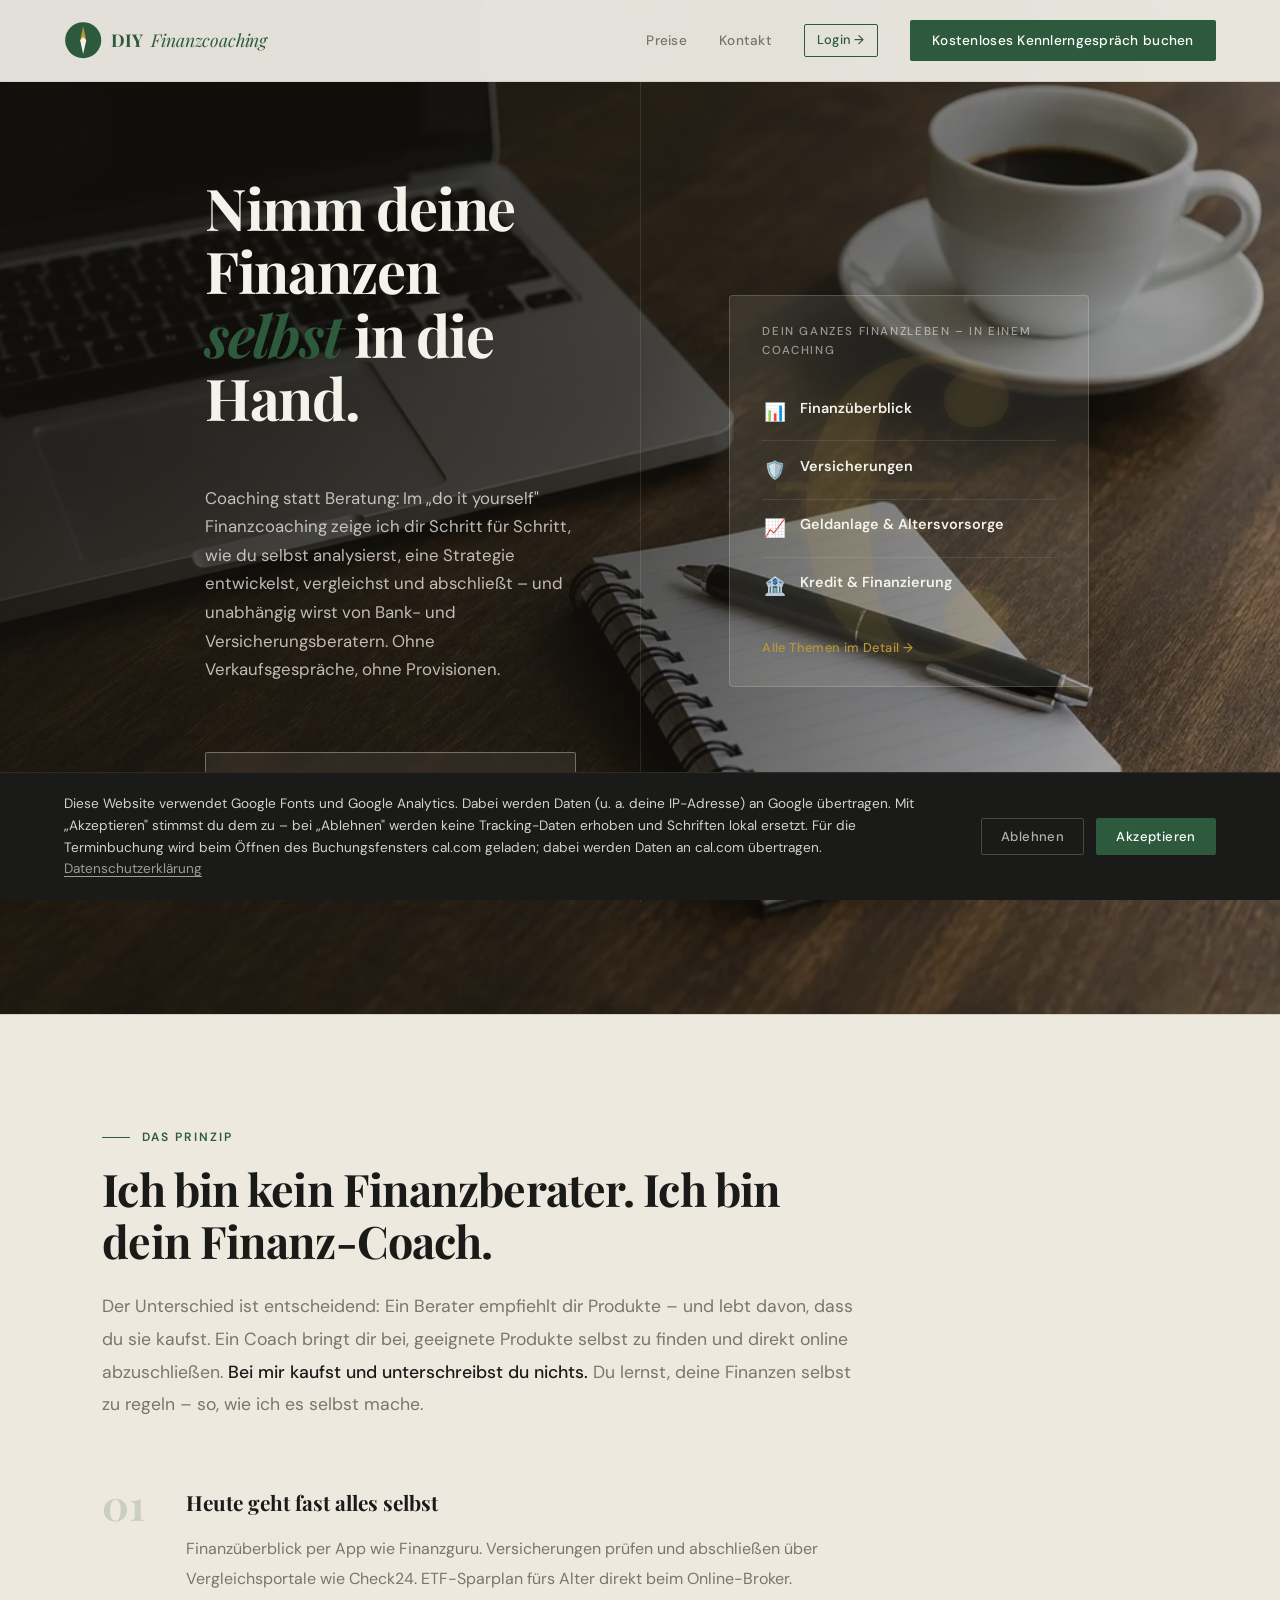
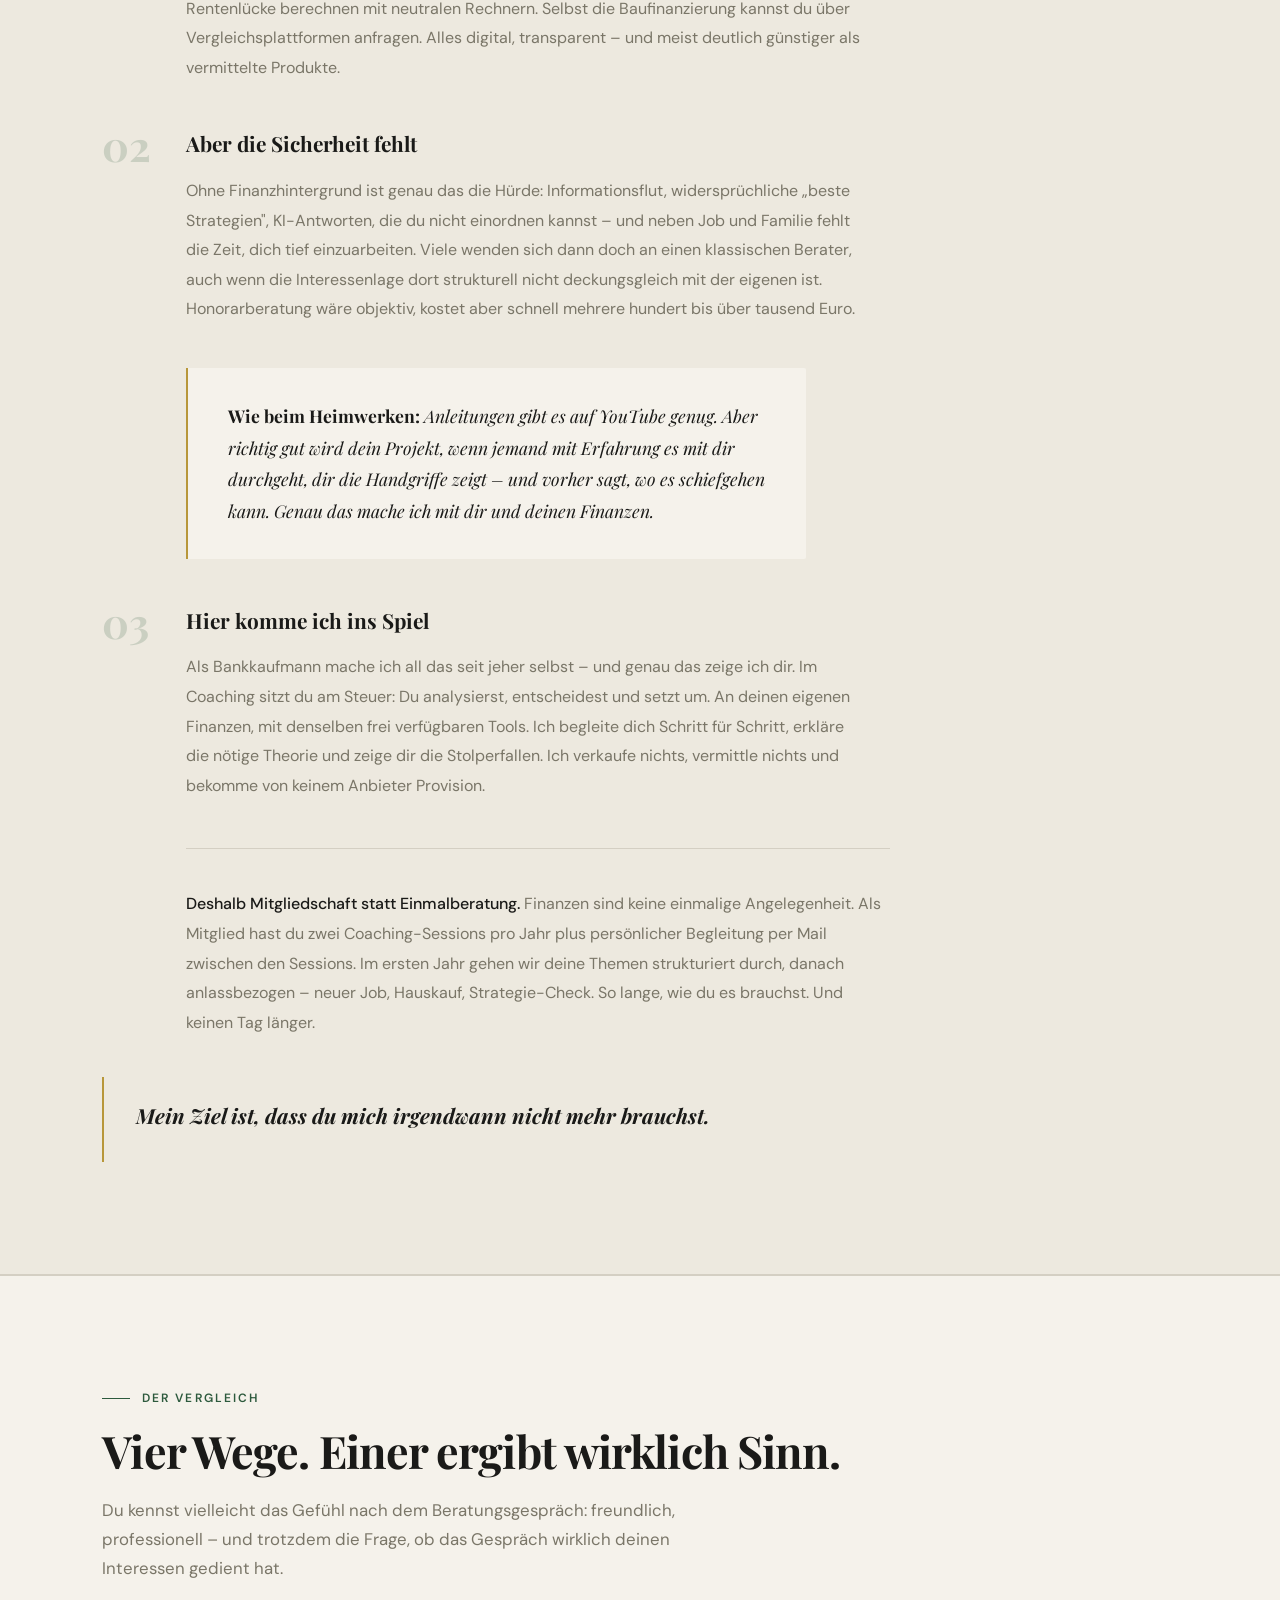
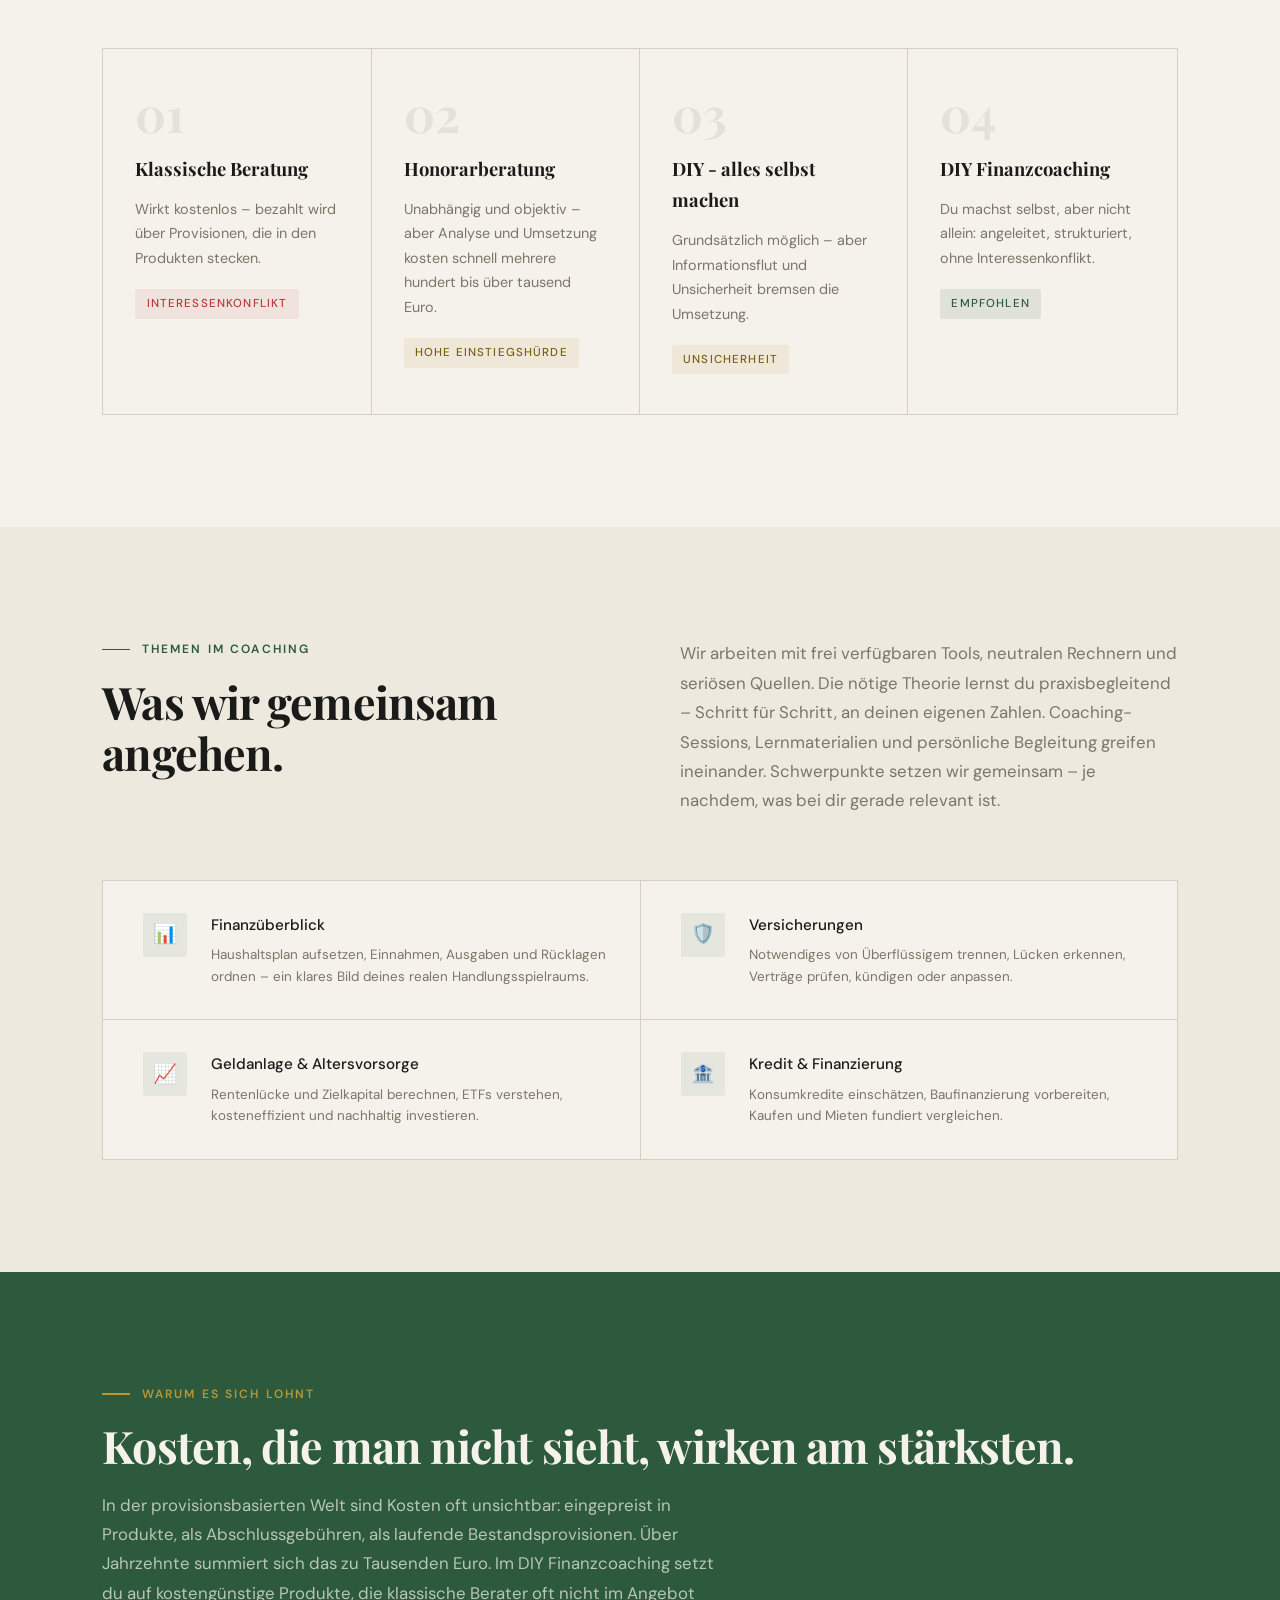
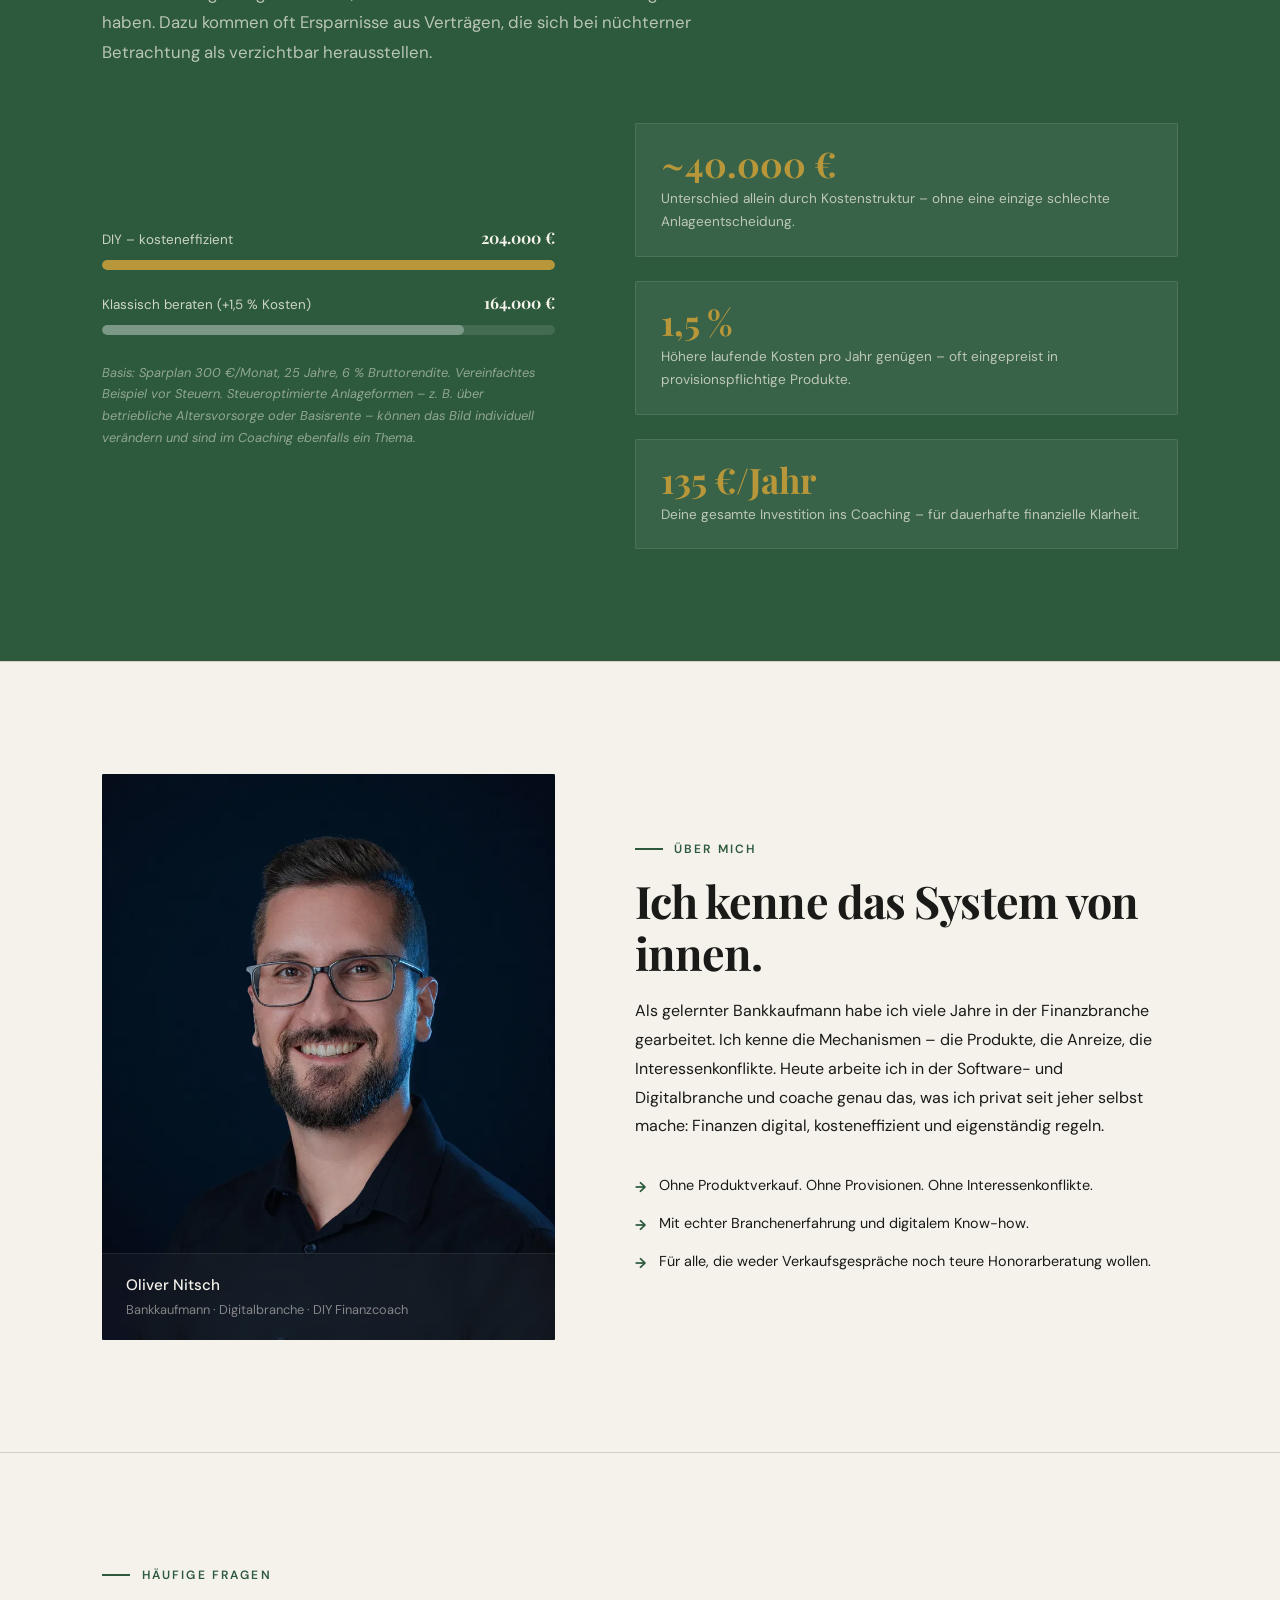
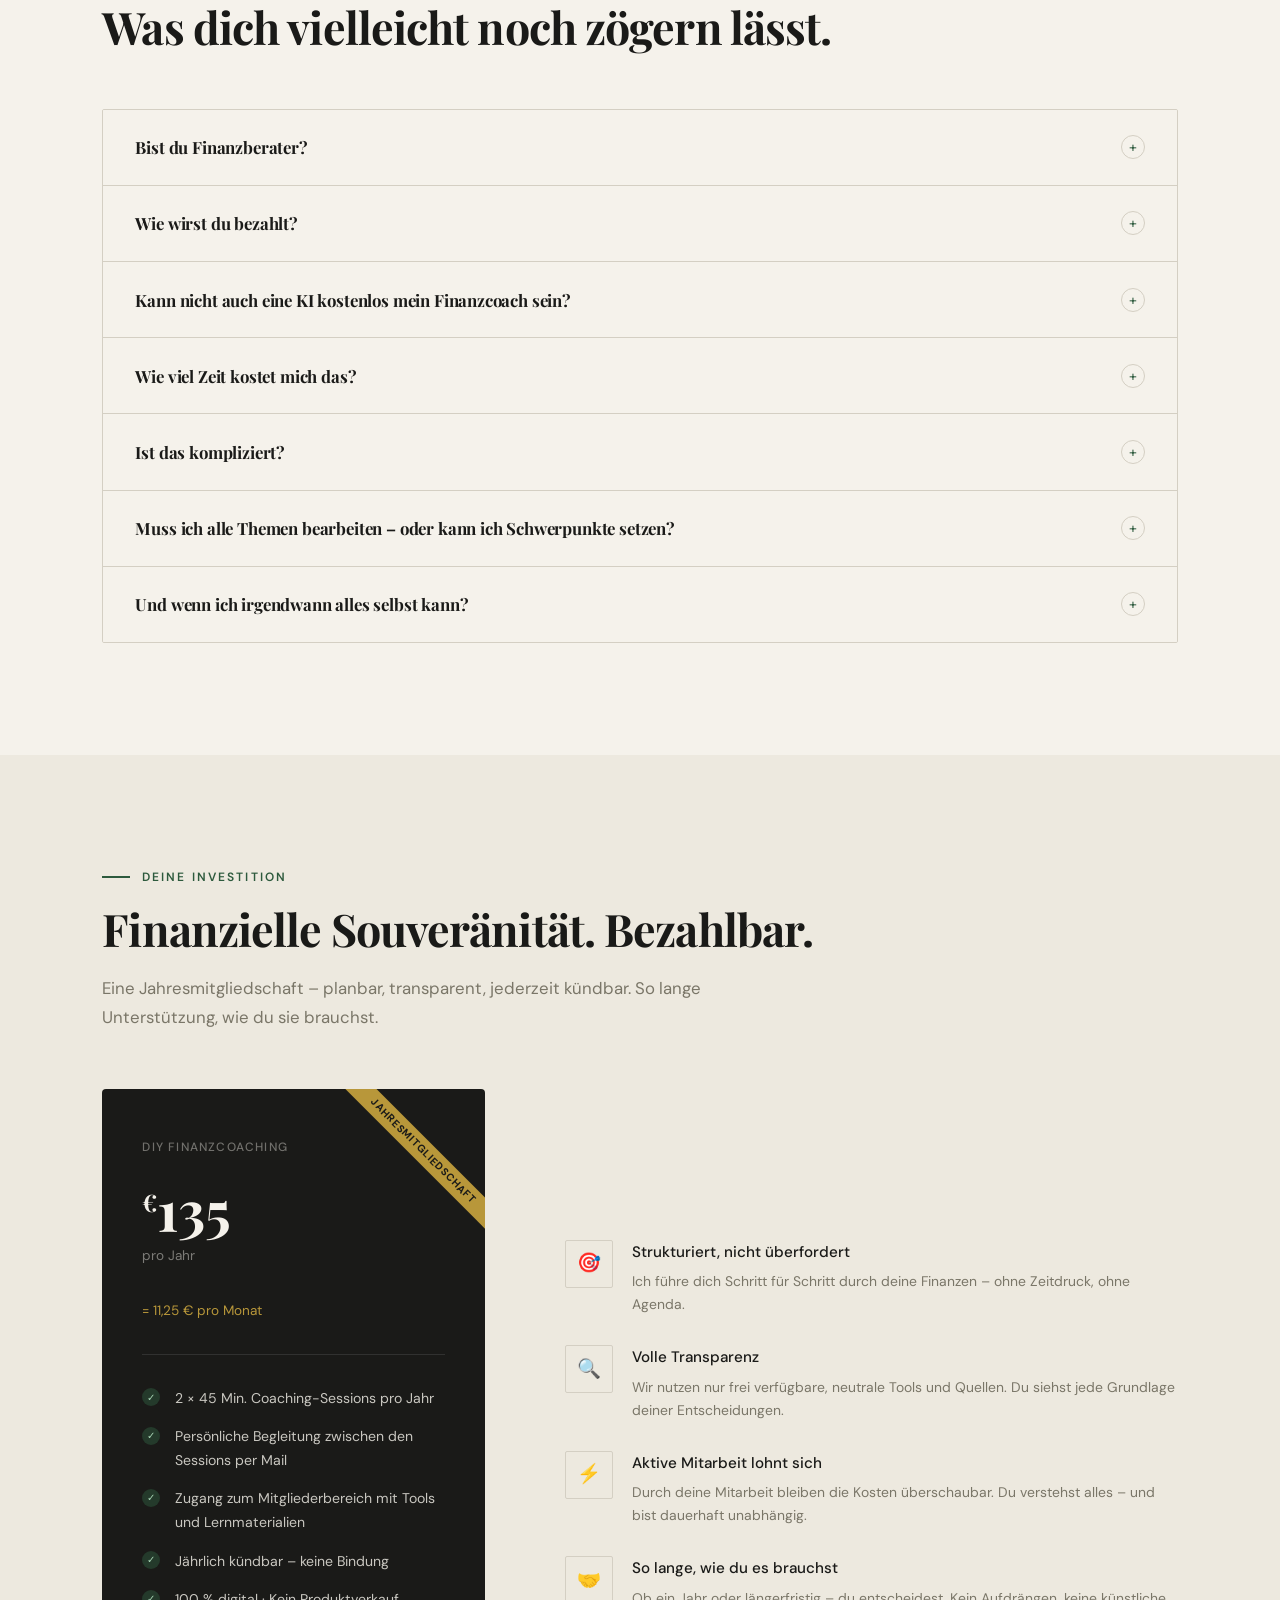
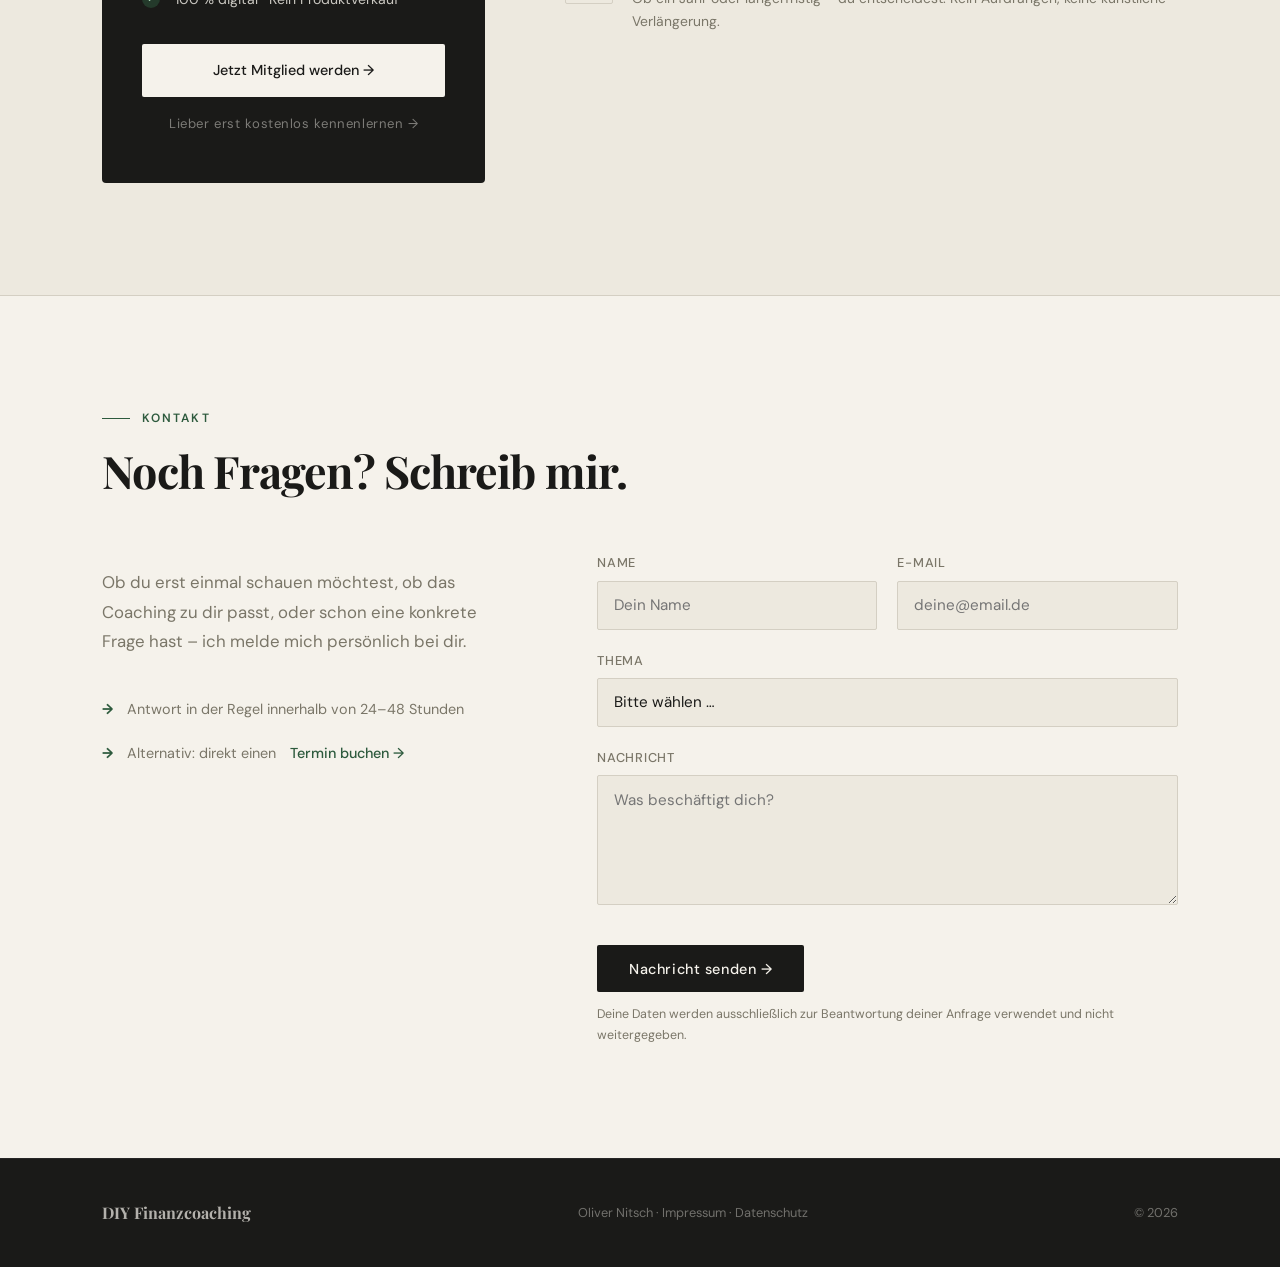
<file: index.html>
<!DOCTYPE html>
<html lang="de">
<head>
<meta charset="UTF-8">
<meta name="viewport" content="width=device-width, initial-scale=1.0">
<title>DIY Finanzcoaching – Oliver Nitsch</title>
<meta name="description" content="Coaching statt Beratung: Lerne, selbst zu analysieren, zu planen und umzusetzen – ohne Produktverkauf, ohne Provisionen. Ab 135 € pro Jahr.">
<link rel="preconnect" href="https://fonts.googleapis.com">
<link href="https://fonts.googleapis.com/css2?family=Playfair+Display:ital,wght@0,400;0,700;1,400&family=DM+Sans:wght@300;400;500&display=swap" rel="stylesheet">
<link rel="stylesheet" href="style.css">
<link rel="icon" type="image/x-icon" href="./favicon.ico">
<link rel="icon" type="image/png" sizes="32x32" href="./favicon_32.png">
<link rel="icon" type="image/png" sizes="16x16" href="./favicon_16.png">
<link rel="apple-touch-icon" sizes="180x180" href="./favicon_180.png">
</head>
<body>
<a href="#main-content" class="skip-link">Zum Inhalt springen</a>

<!-- NAV -->
<nav>
<a class="nav-logo" href="./"><svg class="nav-logo-mark" viewBox="0 0 100 100" aria-hidden="true"><circle cx="50" cy="50" r="47" fill="#2d5a3d"/><polygon points="50,14 58,50 50,58 42,50" fill="#b8973a"/><polygon points="50,86 42,50 50,42 58,50" fill="#f5f2eb"/><circle cx="50" cy="50" r="5" fill="#f5f2eb"/></svg>DIY <span>Finanzcoaching</span></a>
  <div class="nav-links">
    <a class="nav-link" href="./#pricing">Preise</a>
    <a class="nav-link" href="./#contact">Kontakt</a>
    <a class="nav-link nav-link--login" href="https://app.diy-finanzcoaching.de/dashboard" rel="noopener noreferrer">Login →</a>
  </div>
  <a class="nav-cta" href="https://app.cal.com/diy-finanzcoaching-oliver-nitsch" data-cal-book rel="noopener noreferrer">Kostenloses Kennlerngespräch buchen</a>
  <button class="nav-burger" aria-label="Menü öffnen">
    <span></span>
    <span></span>
    <span></span>
  </button>
</nav>

<!-- MAIN CONTENT -->
<main id="main-content">

<!-- HERO -->
<section class="hero">
  <div class="hero-left">
    <h1>Nimm deine Finanzen <em>selbst</em> in die Hand.</h1>
    <p class="hero-lead">Coaching statt Beratung: Im „do it yourself" Finanzcoaching zeige ich dir Schritt für Schritt, wie du selbst analysierst, eine Strategie entwickelst, vergleichst und abschließt – und unabhängig wirst von Bank- und Versicherungsberatern. Ohne Verkaufsgespräche, ohne Provisionen.</p>
    <a href="#principle" class="btn-secondary">Wie es funktioniert ↓</a>
  </div>
  <div class="hero-right">
    <div class="hero-topics-card">
      <p class="hero-topics-label">Dein ganzes Finanzleben – in einem Coaching</p>
      <ul class="hero-topics-list">
        <li class="hero-topic-item">
          <span class="hero-topic-icon">📊</span>
          <div>
            <div class="hero-topic-title">Finanzüberblick</div>
            <div class="hero-topic-desc">Einnahmen, Ausgaben, Rücklagen – ein klares Bild deiner Situation.</div>
          </div>
        </li>
        <li class="hero-topic-item">
          <span class="hero-topic-icon">🛡️</span>
          <div>
            <div class="hero-topic-title">Versicherungen</div>
            <div class="hero-topic-desc">Sinnvoll absichern, Überflüssiges erkennen, Verträge optimieren.</div>
          </div>
        </li>
        <li class="hero-topic-item">
          <span class="hero-topic-icon">📈</span>
          <div>
            <div class="hero-topic-title">Geldanlage & Altersvorsorge</div>
            <div class="hero-topic-desc">Rentenlücke berechnen, ETFs verstehen, kosteneffizient investieren.</div>
          </div>
        </li>
        <li class="hero-topic-item">
          <span class="hero-topic-icon">🏦</span>
          <div>
            <div class="hero-topic-title">Kredit & Finanzierung</div>
            <div class="hero-topic-desc">Risiken einschätzen, Förderungen nutzen, gut vorbereitet verhandeln.</div>
          </div>
        </li>
      </ul>
      <a href="#topics" class="hero-topics-more">Alle Themen im Detail →</a>
    </div>
  </div>
</section>

<!-- PRINZIP (NEU) -->
<section class="principle reveal" id="principle">
  <div class="principle-intro">
    <div class="section-label">Das Prinzip</div>
    <h2 class="section-title">Ich bin kein Finanzberater. Ich bin dein Finanz-Coach.</h2>
    <p class="principle-lead">Der Unterschied ist entscheidend: Ein Berater empfiehlt dir Produkte – und lebt davon, dass du sie kaufst. Ein Coach bringt dir bei, geeignete Produkte selbst zu finden und direkt online abzuschließen. <strong>Bei mir kaufst und unterschreibst du nichts.</strong> Du lernst, deine Finanzen selbst zu regeln – so, wie ich es selbst mache.</p>
  </div>

  <div class="principle-steps">
    <div class="principle-step">
      <div class="principle-step-num">01</div>
      <div class="principle-step-body">
        <h3 class="principle-step-title">Heute geht fast alles selbst</h3>
        <p class="principle-step-text">Finanzüberblick per App wie Finanzguru. Versicherungen prüfen und abschließen über Vergleichsportale wie Check24. ETF-Sparplan fürs Alter direkt beim Online-Broker. Rentenlücke berechnen mit neutralen Rechnern. Selbst die Baufinanzierung kannst du über Vergleichsplattformen anfragen. Alles digital, transparent – und meist deutlich günstiger als vermittelte Produkte.</p>
      </div>
    </div>

    <div class="principle-step">
      <div class="principle-step-num">02</div>
      <div class="principle-step-body">
        <h3 class="principle-step-title">Aber die Sicherheit fehlt</h3>
        <p class="principle-step-text">Ohne Finanzhintergrund ist genau das die Hürde: Informationsflut, widersprüchliche „beste Strategien", KI-Antworten, die du nicht einordnen kannst – und neben Job und Familie fehlt die Zeit, dich tief einzuarbeiten. Viele wenden sich dann doch an einen klassischen Berater, auch wenn die Interessenlage dort strukturell nicht deckungsgleich mit der eigenen ist. Honorarberatung wäre objektiv, kostet aber schnell mehrere hundert bis über tausend Euro.</p>
      </div>
    </div>

    <blockquote class="principle-callout"><strong>Wie beim Heimwerken:</strong> Anleitungen gibt es auf YouTube genug. Aber richtig gut wird dein Projekt, wenn jemand mit Erfahrung es mit dir durchgeht, dir die Handgriffe zeigt – und vorher sagt, wo es schiefgehen kann. Genau das mache ich mit dir und deinen Finanzen.</blockquote>

    <div class="principle-step">
      <div class="principle-step-num">03</div>
      <div class="principle-step-body">
        <h3 class="principle-step-title">Hier komme ich ins Spiel</h3>
        <p class="principle-step-text">Als Bankkaufmann mache ich all das seit jeher selbst – und genau das zeige ich dir. Im Coaching sitzt du am Steuer: Du analysierst, entscheidest und setzt um. An deinen eigenen Finanzen, mit denselben frei verfügbaren Tools. Ich begleite dich Schritt für Schritt, erkläre die nötige Theorie und zeige dir die Stolperfallen. Ich verkaufe nichts, vermittle nichts und bekomme von keinem Anbieter Provision.</p>
      </div>
    </div>
  </div>

  <div class="principle-membership">
    <p><strong>Deshalb Mitgliedschaft statt Einmalberatung.</strong> Finanzen sind keine einmalige Angelegenheit. Als Mitglied hast du zwei Coaching-Sessions pro Jahr plus persönlicher Begleitung per Mail zwischen den Sessions. Im ersten Jahr gehen wir deine Themen strukturiert durch, danach anlassbezogen – neuer Job, Hauskauf, Strategie-Check. So lange, wie du es brauchst. Und keinen Tag länger.</p>
  </div>

  <div class="principle-goal">
    <div class="principle-goal-headline">Mein Ziel ist, dass du mich irgendwann nicht mehr brauchst.</div>
  </div>
</section>

<!-- VERGLEICH (gekürzte Vier-Wege-Sektion) -->
<section class="approach" id="approach">
  <div class="reveal">
    <div class="section-label">Der Vergleich</div>
    <h2 class="section-title">Vier Wege. Einer ergibt wirklich Sinn.</h2>
    <p class="section-sub">Du kennst vielleicht das Gefühl nach dem Beratungsgespräch: freundlich, professionell – und trotzdem die Frage, ob das Gespräch wirklich deinen Interessen gedient hat.</p>
  </div>
  <div class="approach-grid approach-grid--4 reveal">
    <div class="approach-card">
      <div class="approach-num">01</div>
      <div class="approach-title">Klassische Beratung</div>
      <p class="approach-text">Wirkt kostenlos – bezahlt wird über Provisionen, die in den Produkten stecken.</p>
      <span class="approach-tag tag-red">Interessenkonflikt</span>
    </div>
    <div class="approach-card">
      <div class="approach-num">02</div>
      <div class="approach-title">Honorarberatung</div>
      <p class="approach-text">Unabhängig und objektiv – aber Analyse und Umsetzung kosten schnell mehrere hundert bis über tausend Euro.</p>
      <span class="approach-tag tag-amber">Hohe Einstiegshürde</span>
    </div>
    <div class="approach-card">
      <div class="approach-num">03</div>
      <div class="approach-title">DIY - alles selbst machen</div>
      <p class="approach-text">Grundsätzlich möglich – aber Informationsflut und Unsicherheit bremsen die Umsetzung.</p>
      <span class="approach-tag tag-amber">Unsicherheit</span>
    </div>
    <div class="approach-card">
      <div class="approach-num">04</div>
      <div class="approach-title">DIY Finanzcoaching</div>
      <p class="approach-text">Du machst selbst, aber nicht allein: angeleitet, strukturiert, ohne Interessenkonflikt.</p>
      <span class="approach-tag tag-green">Empfohlen</span>
    </div>
  </div>
</section>

<!-- TOPICS -->
<section class="topics" id="topics">
  <div class="topics-intro reveal">
    <div>
      <div class="section-label">Themen im Coaching</div>
      <h2 class="section-title">Was wir gemeinsam angehen.</h2>
    </div>
    <p class="section-sub" style="align-self:flex-end;">Wir arbeiten mit frei verfügbaren Tools, neutralen Rechnern und seriösen Quellen. Die nötige Theorie lernst du praxisbegleitend – Schritt für Schritt, an deinen eigenen Zahlen. Coaching-Sessions, Lernmaterialien und persönliche Begleitung greifen ineinander. Schwerpunkte setzen wir gemeinsam – je nachdem, was bei dir gerade relevant ist.</p>
  </div>
  <div class="topics-grid reveal">
    <div class="topic-item">
      <div class="topic-icon">📊</div>
      <div>
        <div class="topic-title">Finanzüberblick</div>
        <p class="topic-desc">Haushaltsplan aufsetzen, Einnahmen, Ausgaben und Rücklagen ordnen – ein klares Bild deines realen Handlungsspielraums.</p>
      </div>
    </div>
    <div class="topic-item">
      <div class="topic-icon">🛡️</div>
      <div>
        <div class="topic-title">Versicherungen</div>
        <p class="topic-desc">Notwendiges von Überflüssigem trennen, Lücken erkennen, Verträge prüfen, kündigen oder anpassen.</p>
      </div>
    </div>
    <div class="topic-item">
      <div class="topic-icon">📈</div>
      <div>
        <div class="topic-title">Geldanlage & Altersvorsorge</div>
        <p class="topic-desc">Rentenlücke und Zielkapital berechnen, ETFs verstehen, kosteneffizient und nachhaltig investieren.</p>
      </div>
    </div>
    <div class="topic-item">
      <div class="topic-icon">🏦</div>
      <div>
        <div class="topic-title">Kredit & Finanzierung</div>
        <p class="topic-desc">Konsumkredite einschätzen, Baufinanzierung vorbereiten, Kaufen und Mieten fundiert vergleichen.</p>
      </div>
    </div>
  </div>
</section>

<!-- COST -->
<section class="cost reveal">
  <div class="section-label">Warum es sich lohnt</div>
  <h2 class="section-title">Kosten, die man nicht sieht, wirken am stärksten.</h2>
  <p class="section-sub">In der provisionsbasierten Welt sind Kosten oft unsichtbar: eingepreist in Produkte, als Abschlussgebühren, als laufende Bestandsprovisionen. Über Jahrzehnte summiert sich das zu Tausenden Euro. Im DIY Finanzcoaching setzt du auf kostengünstige Produkte, die klassische Berater oft nicht im Angebot haben. Dazu kommen oft Ersparnisse aus Verträgen, die sich bei nüchterner Betrachtung als verzichtbar herausstellen.</p>
  <div class="cost-layout">
    <div class="cost-chart">
      <div class="cost-bar-row">
        <div class="cost-bar-label">
          <span>DIY – kosteneffizient</span>
          <strong>204.000 €</strong>
        </div>
        <div class="cost-bar-track">
          <div class="cost-bar-fill bar-bright" style="width:100%"></div>
        </div>
      </div>
      <div class="cost-bar-row">
        <div class="cost-bar-label">
          <span>Klassisch beraten (+1,5 % Kosten)</span>
          <strong>164.000 €</strong>
        </div>
        <div class="cost-bar-track">
          <div class="cost-bar-fill bar-muted" style="width:80%"></div>
        </div>
      </div>
      <p class="cost-caption">Basis: Sparplan 300 €/Monat, 25 Jahre, 6 % Bruttorendite. Vereinfachtes Beispiel vor Steuern. Steueroptimierte Anlageformen – z. B. über betriebliche Altersvorsorge oder Basisrente – können das Bild individuell verändern und sind im Coaching ebenfalls ein Thema.</p>
    </div>
    <div class="cost-facts">
      <div class="cost-fact">
        <div class="cost-fact-num">~40.000 €</div>
        <p class="cost-fact-text">Unterschied allein durch Kostenstruktur – ohne eine einzige schlechte Anlageentscheidung.</p>
      </div>
      <div class="cost-fact">
        <div class="cost-fact-num">1,5 %</div>
        <p class="cost-fact-text">Höhere laufende Kosten pro Jahr genügen – oft eingepreist in provisionspflichtige Produkte.</p>
      </div>
      <div class="cost-fact">
        <div class="cost-fact-num">135 €/Jahr</div>
        <p class="cost-fact-text">Deine gesamte Investition ins Coaching – für dauerhafte finanzielle Klarheit.</p>
      </div>
    </div>
  </div>
</section>

<!-- ABOUT -->
<section class="about reveal">
  <div class="about-visual">
    <div class="about-initial">ON</div>
    <div class="about-name-tag">
      <div class="about-name">Oliver Nitsch</div>
      <div class="about-role">Bankkaufmann · Digitalbranche · DIY Finanzcoach</div>
    </div>
  </div>
  <div class="about-content">
    <div class="section-label">Über mich</div>
    <h2 class="section-title">Ich kenne das System von innen.</h2>
    <p class="about-bio">Als gelernter Bankkaufmann habe ich viele Jahre in der Finanzbranche gearbeitet. Ich kenne die Mechanismen – die Produkte, die Anreize, die Interessenkonflikte. Heute arbeite ich in der Software- und Digitalbranche und coache genau das, was ich privat seit jeher selbst mache: Finanzen digital, kosteneffizient und eigenständig regeln.</p>
    <div class="about-values">
      <div class="about-value">Ohne Produktverkauf. Ohne Provisionen. Ohne Interessenkonflikte.</div>
      <div class="about-value">Mit echter Branchenerfahrung und digitalem Know-how.</div>
      <div class="about-value">Für alle, die weder Verkaufsgespräche noch teure Honorarberatung wollen.</div>
    </div>
     </div>
</section>


<!-- FAQ -->
<section class="faq reveal">
  <div class="section-label">Häufige Fragen</div>
  <h2 class="section-title">Was dich vielleicht noch zögern lässt.</h2>
  <div class="faq-list">
    <div class="faq-item">
      <button class="faq-question" id="faq-btn-1" aria-expanded="false">
        Bist du Finanzberater?
        <span class="faq-icon">+</span>
      </button>
      <div class="faq-answer" role="region" aria-labelledby="faq-btn-1">
        Nein – bewusst nicht. Ich empfehle und vermittle keine Produkte und erhalte keine Provisionen. Als Coach zeige ich dir, wie du selbst analysierst, vergleichst und abschließt. Die Entscheidung bleibt bei dir – und das Wissen auch.
      </div>
    </div>
    <div class="faq-item">
      <button class="faq-question" id="faq-btn-2" aria-expanded="false">
        Wie wirst du bezahlt?
        <span class="faq-icon">+</span>
      </button>
      <div class="faq-answer" role="region" aria-labelledby="faq-btn-2">
        Ausschließlich durch den Jahresbeitrag – er ist mein Honorar. Ich erhalte keine Provisionen, keine Vermittlungsgebühren und keine Zahlungen von Anbietern. Das ist der entscheidende Unterschied zur klassischen Finanzberatung: Mein Einkommen hängt nicht davon ab, was du kaufst oder abschließt – sondern nur davon, ob das Coaching für dich nützlich ist.
      </div>
    </div>
    <div class="faq-item">
      <button class="faq-question" id="faq-btn-3" aria-expanded="false">
        Kann nicht auch eine KI kostenlos mein Finanzcoach sein?
        <span class="faq-icon">+</span>
      </button>
      <div class="faq-answer" role="region" aria-labelledby="faq-btn-3">
        Ja – wenn du fachlich in der Lage bist, die richtigen Fragen zu stellen und die Antworten einordnen und plausibilisieren kannst. Für alle anderen empfiehlt sich eine professionelle Begleitung.
      </div>
    </div>
    <div class="faq-item">
      <button class="faq-question" id="faq-btn-4" aria-expanded="false">
        Wie viel Zeit kostet mich das?
        <span class="faq-icon">+</span>
      </button>
      <div class="faq-answer" role="region" aria-labelledby="faq-btn-4">
        Einige Stunden für die Theorie, einige für die Umsetzung – je nach deiner Situation. Einmalig und wiederkehrend, wenn neue Themen für dich relevant werden oder die Strategie etwa alle 1–3 Jahre überprüft werden sollte.
      </div>
    </div>
    <div class="faq-item">
      <button class="faq-question" id="faq-btn-5" aria-expanded="false">
        Ist das kompliziert?
        <span class="faq-icon">+</span>
      </button>
      <div class="faq-answer" role="region" aria-labelledby="faq-btn-5">
        Nein. Wir verfolgen konsequent einen „Keep it simple"-Ansatz – weil die Forschung zeigt, dass einfache Strategien komplizierte meist schlagen. Du brauchst kein Vorwissen, nur etwas Interesse und die Bereitschaft, Zeit zu investieren.
      </div>
    </div>
    <div class="faq-item">
      <button class="faq-question" id="faq-btn-7" aria-expanded="false">
        Muss ich alle Themen bearbeiten – oder kann ich Schwerpunkte setzen?
        <span class="faq-icon">+</span>
      </button>
      <div class="faq-answer" role="region" aria-labelledby="faq-btn-7">
        Du entscheidest, worauf wir den Fokus legen. Das Coaching deckt dein ganzes Finanzleben ab – Überblick, Versicherungen, Geldanlage & Altersvorsorge sowie Kredit & Finanzierung. Aber wir gehen genau die Themen an, die für dich gerade relevant sind. Vielleicht willst du zunächst nur deine Geldanlage sortieren, später kommen Altersvorsorge oder eine Baufinanzierung dazu. Wir setzen die Schwerpunkte gemeinsam – flexibel und in deinem Tempo.
      </div>
    </div>
    <div class="faq-item">
      <button class="faq-question" id="faq-btn-6" aria-expanded="false">
        Und wenn ich irgendwann alles selbst kann?
        <span class="faq-icon">+</span>
      </button>
      <div class="faq-answer" role="region" aria-labelledby="faq-btn-6">
        Dann kündigst du einfach – die Mitgliedschaft läuft jährlich, ohne Bindung. Genau das ist das Ziel des Coachings.
      </div>
    </div>
  </div>
</section>

<!-- PRICING -->
<section class="pricing" id="pricing">
  <div class="reveal">
    <div class="section-label">Deine Investition</div>
    <h2 class="section-title">Finanzielle Souveränität. Bezahlbar.</h2>
    <p class="section-sub">Eine Jahresmitgliedschaft – planbar, transparent, jederzeit kündbar. So lange Unterstützung, wie du sie brauchst.</p>
  </div>
  <div class="pricing-layout reveal">
    <div class="price-card">
      <p style="font-size:0.75rem; letter-spacing:0.1em; text-transform:uppercase; color:rgba(245,242,235,0.4); font-weight:500;">DIY Finanzcoaching</p>
      <div class="price-amount"><sup>€</sup>135</div>
      <p class="price-per">pro Jahr</p>
      <p class="price-monthly">= 11,25 € pro Monat</p>
      <hr class="price-divider">
      <div class="price-features">
        <div class="price-feature">
          <div class="price-feature-check">✓</div>
          <span>2 × 45 Min. Coaching-Sessions pro Jahr</span>
        </div>
        <div class="price-feature">
          <div class="price-feature-check">✓</div>
          <span>Persönliche Begleitung zwischen den Sessions per Mail</span>
        </div>
        <div class="price-feature">
          <div class="price-feature-check">✓</div>
          <span>Zugang zum Mitgliederbereich mit Tools und Lernmaterialien</span>
        </div>
        <div class="price-feature">
          <div class="price-feature-check">✓</div>
          <span>Jährlich kündbar – keine Bindung</span>
        </div>
        <div class="price-feature">
          <div class="price-feature-check">✓</div>
          <span>100 % digital · Kein Produktverkauf</span>
        </div>
      </div>
      <a href="https://app.diy-finanzcoaching.de/coaching" rel="noopener" class="price-cta">Jetzt Mitglied werden →</a>
      <a href="https://app.cal.com/diy-finanzcoaching-oliver-nitsch" data-cal-book rel="noopener noreferrer" style="display:block; text-align:center; margin-top:1rem; font-size:0.82rem; color:rgba(245,242,235,0.45); text-decoration:none; letter-spacing:0.04em;">Lieber erst kostenlos kennenlernen →</a>
    </div>
    <div class="pricing-reasons">
      <div class="reason">
        <div class="reason-icon">🎯</div>
        <div>
          <div class="reason-title">Strukturiert, nicht überfordert</div>
          <p class="reason-text">Ich führe dich Schritt für Schritt durch deine Finanzen – ohne Zeitdruck, ohne Agenda.</p>
        </div>
      </div>
      <div class="reason">
        <div class="reason-icon">🔍</div>
        <div>
          <div class="reason-title">Volle Transparenz</div>
          <p class="reason-text">Wir nutzen nur frei verfügbare, neutrale Tools und Quellen. Du siehst jede Grundlage deiner Entscheidungen.</p>
        </div>
      </div>
      <div class="reason">
        <div class="reason-icon">⚡</div>
        <div>
          <div class="reason-title">Aktive Mitarbeit lohnt sich</div>
          <p class="reason-text">Durch deine Mitarbeit bleiben die Kosten überschaubar. Du verstehst alles – und bist dauerhaft unabhängig.</p>
        </div>
      </div>
      <div class="reason">
        <div class="reason-icon">🤝</div>
        <div>
          <div class="reason-title">So lange, wie du es brauchst</div>
          <p class="reason-text">Ob ein Jahr oder längerfristig – du entscheidest. Kein Aufdrängen, keine künstliche Verlängerung.</p>
        </div>
      </div>
    </div>
  </div>
</section>

<!-- CONTACT -->
<section class="contact reveal" id="contact">
  <div class="section-label">Kontakt</div>
  <h2 class="section-title">Noch Fragen? Schreib mir.</h2>
  <div class="contact-layout">
    <div class="contact-intro">
      <p class="section-sub">Ob du erst einmal schauen möchtest, ob das Coaching zu dir passt, oder schon eine konkrete Frage hast – ich melde mich persönlich bei dir.</p>
      <div class="contact-meta">
        <div class="contact-meta-item">Antwort in der Regel innerhalb von 24–48 Stunden</div>
        <div class="contact-meta-item">Alternativ: direkt einen <a href="https://app.cal.com/diy-finanzcoaching-oliver-nitsch" data-cal-book rel="noopener noreferrer" style="color:var(--accent); text-decoration:none; font-weight:500;">Termin buchen →</a></div>
      </div>
    </div>
    <form class="contact-form" action="https://api.web3forms.com/submit" method="POST">
      <input type="hidden" name="access_key" value="663cc4bb-13a8-4038-afe6-2d0d86a3a724">
      <input type="hidden" name="subject" value="Neue Kontaktanfrage – DIY Finanzcoaching">
      <input type="hidden" name="redirect" value="false">
      <div class="form-row">
        <div class="form-group">
          <label for="contact-name">Name</label>
          <input type="text" id="contact-name" name="name" placeholder="Dein Name" autocomplete="name" required>
        </div>
        <div class="form-group">
          <label for="contact-email">E-Mail</label>
          <input type="email" id="contact-email" name="email" placeholder="deine@email.de" autocomplete="email" required>
        </div>
      </div>
      <div class="form-group">
        <label for="contact-topic">Thema</label>
        <select id="contact-topic" name="topic">
          <option value="" disabled selected>Bitte wählen …</option>
          <option value="coaching">Coaching-Mitgliedschaft</option>
          <option value="versicherungen">Versicherungen</option>
          <option value="geldanlage">Geldanlage & ETFs</option>
          <option value="altersvorsorge">Altersvorsorge</option>
          <option value="sonstiges">Sonstiges</option>
        </select>
      </div>
      <div class="form-group">
        <label for="contact-message">Nachricht</label>
        <textarea id="contact-message" name="message" placeholder="Was beschäftigt dich?" required></textarea>
      </div>
      <div class="h-captcha" data-captcha="true" data-lang="de"></div>
      <button type="submit" class="form-submit" aria-describedby="form-note">Nachricht senden →</button>
      <p class="form-note" id="form-note">Deine Daten werden ausschließlich zur Beantwortung deiner Anfrage verwendet und nicht weitergegeben.</p>
      <div class="form-feedback" role="alert" aria-live="polite"></div>
    </form>
  </div>
</section>

</main>

<!-- FOOTER -->
<footer></footer>

<script src="main.js"></script>
<script src="https://web3forms.com/client/script.js" async defer></script>
</body>
</html>
</file>
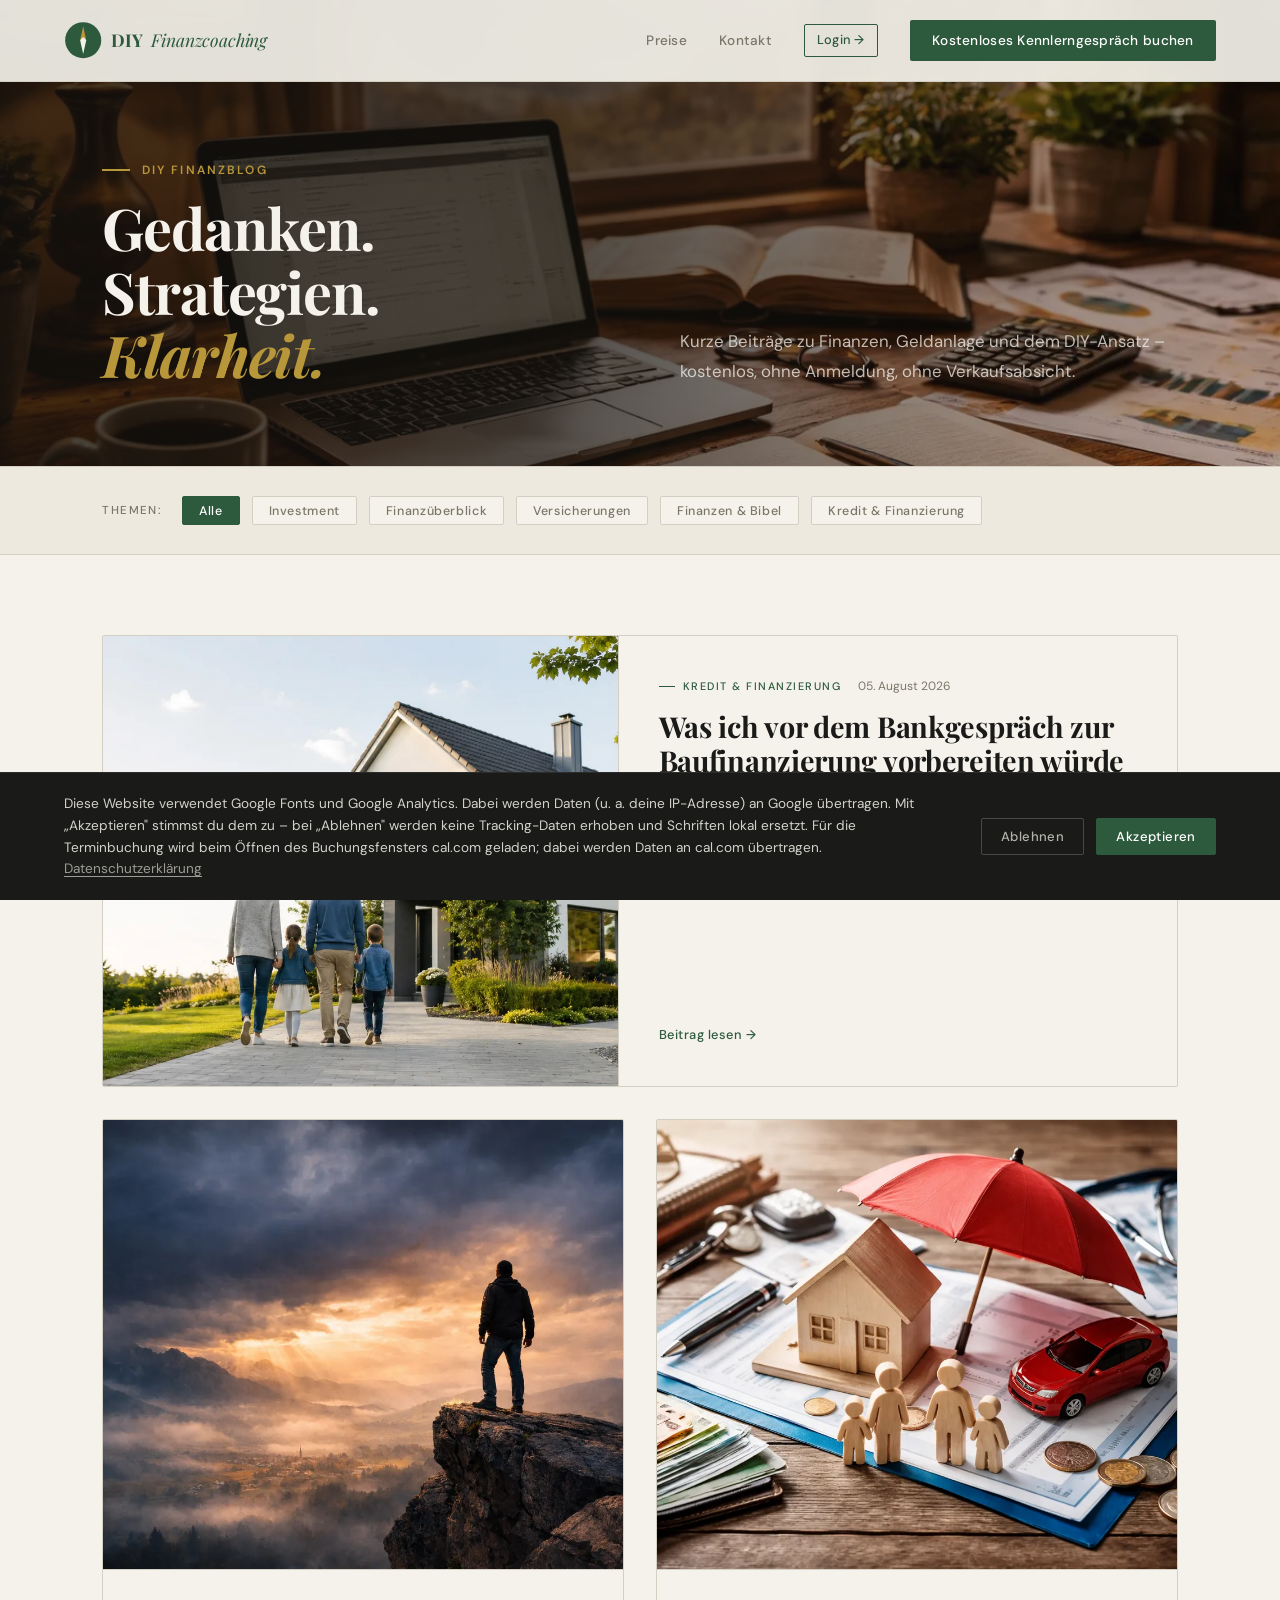
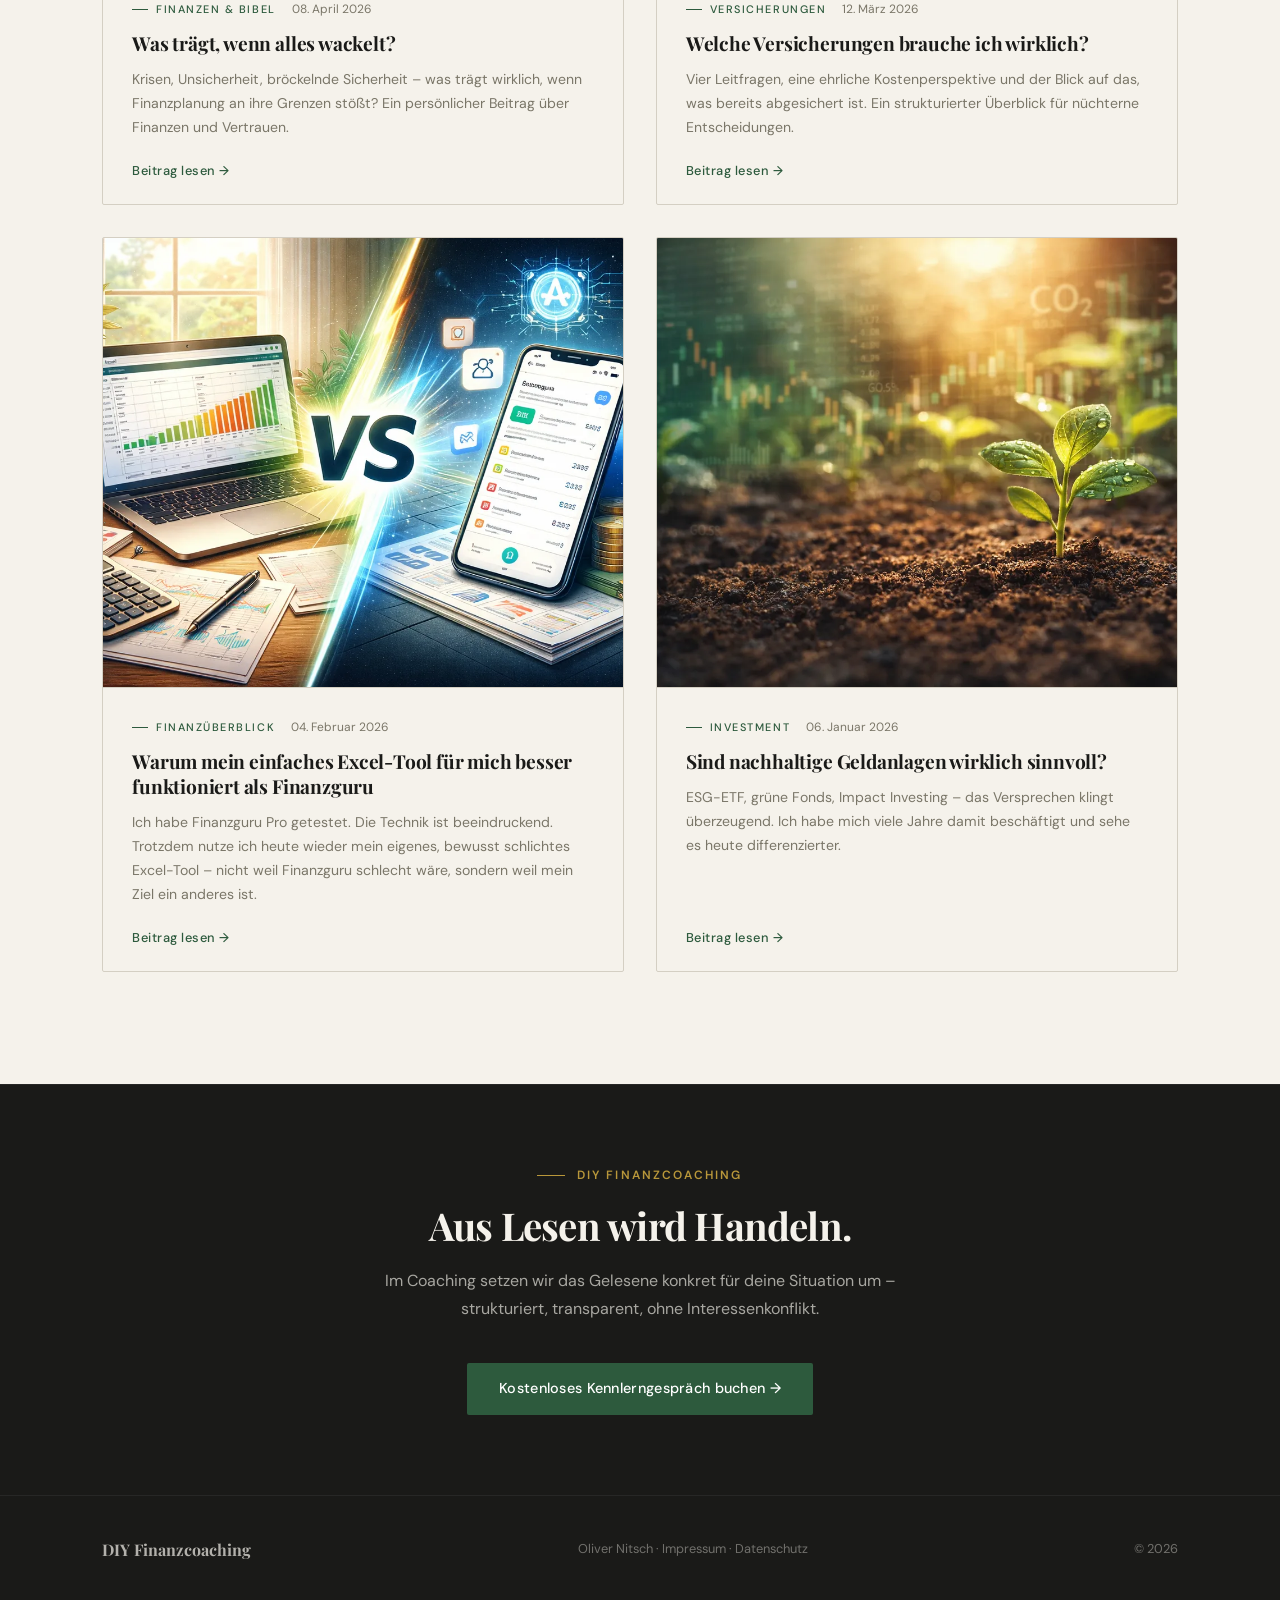
<file: blog/index.html>
<!DOCTYPE html>
<html lang="de">
<head>
<meta charset="UTF-8">
<meta name="viewport" content="width=device-width, initial-scale=1.0">
<title>DIY Finanzblog – Oliver Nitsch</title>
<meta name="description" content="Der DIY Finanzblog von Oliver Nitsch: Praktische Strategien zu Geldanlage, Versicherungen und finanzieller Unabhängigkeit – kostenlos, ohne Anmeldung.">
<link rel="canonical" href="https://www.diy-finanzcoaching.de/blog/">
<meta property="og:title" content="DIY Finanzblog – Oliver Nitsch">
<meta property="og:description" content="Praktische Strategien zu Geldanlage, Versicherungen und finanzieller Unabhängigkeit – kostenlos, ohne Anmeldung, ohne Verkaufsabsicht.">
<meta property="og:type" content="website">
<meta property="og:url" content="https://www.diy-finanzcoaching.de/blog/">
<meta property="og:image" content="https://www.diy-finanzcoaching.de/Assets/Banner_Startseite.webp">
<meta name="twitter:card" content="summary_large_image">
<meta name="twitter:title" content="DIY Finanzblog – Oliver Nitsch">
<meta name="twitter:description" content="Praktische Strategien zu Geldanlage, Versicherungen und finanzieller Unabhängigkeit – kostenlos, ohne Anmeldung.">
<link rel="preconnect" href="https://fonts.googleapis.com">
<link href="https://fonts.googleapis.com/css2?family=Playfair+Display:ital,wght@0,400;0,700;1,400&family=DM+Sans:wght@300;400;500&display=swap" rel="stylesheet">
<link rel="stylesheet" href="../style.css">
<link rel="icon" type="image/x-icon" href="../favicon.ico">
<link rel="icon" type="image/png" sizes="32x32" href="../favicon_32.png">
<link rel="icon" type="image/png" sizes="16x16" href="../favicon_16.png">
<link rel="apple-touch-icon" sizes="180x180" href="../favicon_180.png">
</head>
<body>
<a href="#main-content" class="skip-link">Zum Inhalt springen</a>

<!-- NAV -->
<nav>
<a class="nav-logo" href="../"><svg class="nav-logo-mark" viewBox="0 0 100 100" aria-hidden="true"><circle cx="50" cy="50" r="47" fill="#2d5a3d"/><polygon points="50,14 58,50 50,58 42,50" fill="#b8973a"/><polygon points="50,86 42,50 50,42 58,50" fill="#f5f2eb"/><circle cx="50" cy="50" r="5" fill="#f5f2eb"/></svg>DIY <span>Finanzcoaching</span></a>
  <div class="nav-links">
    <a class="nav-link" href="../#pricing">Preise</a>
    <a class="nav-link" href="../#contact">Kontakt</a>
    <a class="nav-link nav-link--login" href="https://app.diy-finanzcoaching.de/dashboard" rel="noopener noreferrer">Login →</a>
  </div>
  <a class="nav-cta" href="https://app.cal.com/diy-finanzcoaching-oliver-nitsch" data-cal-book rel="noopener noreferrer">Kostenloses Kennlerngespräch buchen</a>
  <button class="nav-burger" aria-label="Menü öffnen">
    <span></span>
    <span></span>
    <span></span>
  </button>
</nav>

<main id="main-content">

<!-- BLOG HERO -->
<div class="blog-page-hero reveal">
  <div>
    <div class="section-label">DIY Finanzblog</div>
    <h1>Gedanken. Strategien. <em>Klarheit.</em></h1>
  </div>
  <p class="blog-hero-sub">Kurze Beiträge zu Finanzen, Geldanlage und dem DIY-Ansatz – kostenlos, ohne Anmeldung, ohne Verkaufsabsicht.</p>
</div>

<!-- FILTER BAR -->
<div class="blog-filter">
  <span class="blog-filter-label">Themen:</span>
  <button class="filter-btn active" data-filter="all">Alle</button>
  <button class="filter-btn" data-filter="Investment">Investment</button>
  <button class="filter-btn" data-filter="Finanzüberblick">Finanzüberblick</button>
  <button class="filter-btn" data-filter="Versicherungen">Versicherungen</button>
  <button class="filter-btn" data-filter="Finanzen &amp; Bibel">Finanzen &amp; Bibel</button>
  <button class="filter-btn" data-filter="Kredit &amp; Finanzierung">Kredit &amp; Finanzierung</button>
</div>

<!-- BLOG GRID -->
<section class="blog-grid-section">
  <div class="blog-grid">

    <!-- POST 5 – featured (neuester Beitrag) -->
    <a class="blog-card featured reveal" href="vorbereitung-bankgespraech-baufinanzierung/" data-category="Kredit &amp; Finanzierung">
      <img
        class="blog-card-img"
        src="vorbereitung-bankgespraech-baufinanzierung/banner.webp"
        alt="Was ich vor dem Bankgespräch zur Baufinanzierung vorbereiten würde"
        loading="lazy"
        width="800"
        height="450"
      >
      <div class="blog-card-body">
        <div class="blog-card-meta">
          <span class="blog-card-category">Kredit &amp; Finanzierung</span>
          <time class="blog-card-date" datetime="2026-08-05">05. August 2026</time>
        </div>
        <h2 class="blog-card-title">Was ich vor dem Bankgespräch zur Baufinanzierung vorbereiten würde</h2>
        <p class="blog-card-excerpt">Fünf Zahlen, die man vor dem Finanzierungsgespräch selbst kennen sollte – und warum ich beim Bausparvertrag skeptisch bin.</p>
        <span class="blog-card-link">Beitrag lesen →</span>
      </div>
    </a>

    <!-- POST 4 -->
    <a class="blog-card reveal" href="was-traegt-wenn-alles-wackelt/" data-category="Finanzen &amp; Bibel">
      <img
        class="blog-card-img"
        src="was-traegt-wenn-alles-wackelt/banner.webp"
        alt="Was trägt, wenn alles wackelt?"
        loading="lazy"
        width="800"
        height="450"
      >
      <div class="blog-card-body">
        <div class="blog-card-meta">
          <span class="blog-card-category">Finanzen &amp; Bibel</span>
          <time class="blog-card-date" datetime="2026-04-08">08. April 2026</time>
        </div>
        <h2 class="blog-card-title">Was trägt, wenn alles wackelt?</h2>
        <p class="blog-card-excerpt">Krisen, Unsicherheit, bröckelnde Sicherheit – was trägt wirklich, wenn Finanzplanung an ihre Grenzen stößt? Ein persönlicher Beitrag über Finanzen und Vertrauen.</p>
        <span class="blog-card-link">Beitrag lesen →</span>
      </div>
    </a>

    <!-- POST 3 -->
    <a class="blog-card reveal" href="welche-versicherungen-brauche-ich-wirklich/" data-category="Versicherungen">
      <img
        class="blog-card-img"
        src="welche-versicherungen-brauche-ich-wirklich/banner.webp"
        alt="Welche Versicherungen brauche ich wirklich?"
        loading="lazy"
        width="800"
        height="450"
      >
      <div class="blog-card-body">
        <div class="blog-card-meta">
          <span class="blog-card-category">Versicherungen</span>
          <time class="blog-card-date" datetime="2026-03-12">12. März 2026</time>
        </div>
        <h2 class="blog-card-title">Welche Versicherungen brauche ich wirklich?</h2>
        <p class="blog-card-excerpt">Vier Leitfragen, eine ehrliche Kostenperspektive und der Blick auf das, was bereits abgesichert ist. Ein strukturierter Überblick für nüchterne Entscheidungen.</p>
        <span class="blog-card-link">Beitrag lesen →</span>
      </div>
    </a>

    <!-- POST 2 -->
    <a class="blog-card reveal" href="excel-tool-vs-finanzguru/" data-category="Finanzüberblick">
      <img
        class="blog-card-img"
        src="excel-tool-vs-finanzguru/banner.webp"
        alt="Excel-Tool vs. Finanzguru"
        loading="lazy"
        width="800"
        height="450"
      >
      <div class="blog-card-body">
        <div class="blog-card-meta">
          <span class="blog-card-category">Finanzüberblick</span>
          <time class="blog-card-date" datetime="2026-02-04">04. Februar 2026</time>
        </div>
        <h2 class="blog-card-title">Warum mein einfaches Excel-Tool für mich besser funktioniert als Finanzguru</h2>
        <p class="blog-card-excerpt">Ich habe Finanzguru Pro getestet. Die Technik ist beeindruckend. Trotzdem nutze ich heute wieder mein eigenes, bewusst schlichtes Excel-Tool – nicht weil Finanzguru schlecht wäre, sondern weil mein Ziel ein anderes ist.</p>
        <span class="blog-card-link">Beitrag lesen →</span>
      </div>
    </a>

    <!-- POST 1 -->
    <a class="blog-card reveal" href="sind-nachhaltige-geldanlagen-wirklich-sinnvoll/" data-category="Investment">
      <img
        class="blog-card-img"
        src="sind-nachhaltige-geldanlagen-wirklich-sinnvoll/banner.webp"
        alt="Sind nachhaltige Geldanlagen wirklich sinnvoll?"
        loading="lazy"
        width="800"
        height="450"
      >
      <div class="blog-card-body">
        <div class="blog-card-meta">
          <span class="blog-card-category">Investment</span>
          <time class="blog-card-date" datetime="2026-01-06">06. Januar 2026</time>
        </div>
        <h2 class="blog-card-title">Sind nachhaltige Geldanlagen wirklich sinnvoll?</h2>
        <p class="blog-card-excerpt">ESG-ETF, grüne Fonds, Impact Investing – das Versprechen klingt überzeugend. Ich habe mich viele Jahre damit beschäftigt und sehe es heute differenzierter.</p>
        <span class="blog-card-link">Beitrag lesen →</span>
      </div>
    </a>

  </div>
</section>

<!-- CTA BANNER -->
<section class="blog-cta-banner reveal">
  <div class="section-label">DIY Finanzcoaching</div>
  <h2>Aus Lesen wird Handeln.</h2>
  <p>Im Coaching setzen wir das Gelesene konkret für deine Situation um – strukturiert, transparent, ohne Interessenkonflikt.</p>
  <a href="https://app.cal.com/diy-finanzcoaching-oliver-nitsch" data-cal-book rel="noopener noreferrer" class="btn-primary">Kostenloses Kennlerngespräch buchen →</a>
</section>

</main>

<!-- FOOTER -->
<footer></footer>

<script src="../main.js"></script>
<script>
  // ── CATEGORY FILTER ──
  const filterBtns = document.querySelectorAll('.filter-btn');
  const cards = document.querySelectorAll('.blog-card');

  filterBtns.forEach(btn => {
    btn.addEventListener('click', () => {
      filterBtns.forEach(b => b.classList.remove('active'));
      btn.classList.add('active');

      const filter = btn.dataset.filter;
      cards.forEach(card => {
        const match = filter === 'all' || card.dataset.category === filter;
        card.style.display = match ? '' : 'none';
      });
    });
  });
</script>
</body>
</html>
</file>
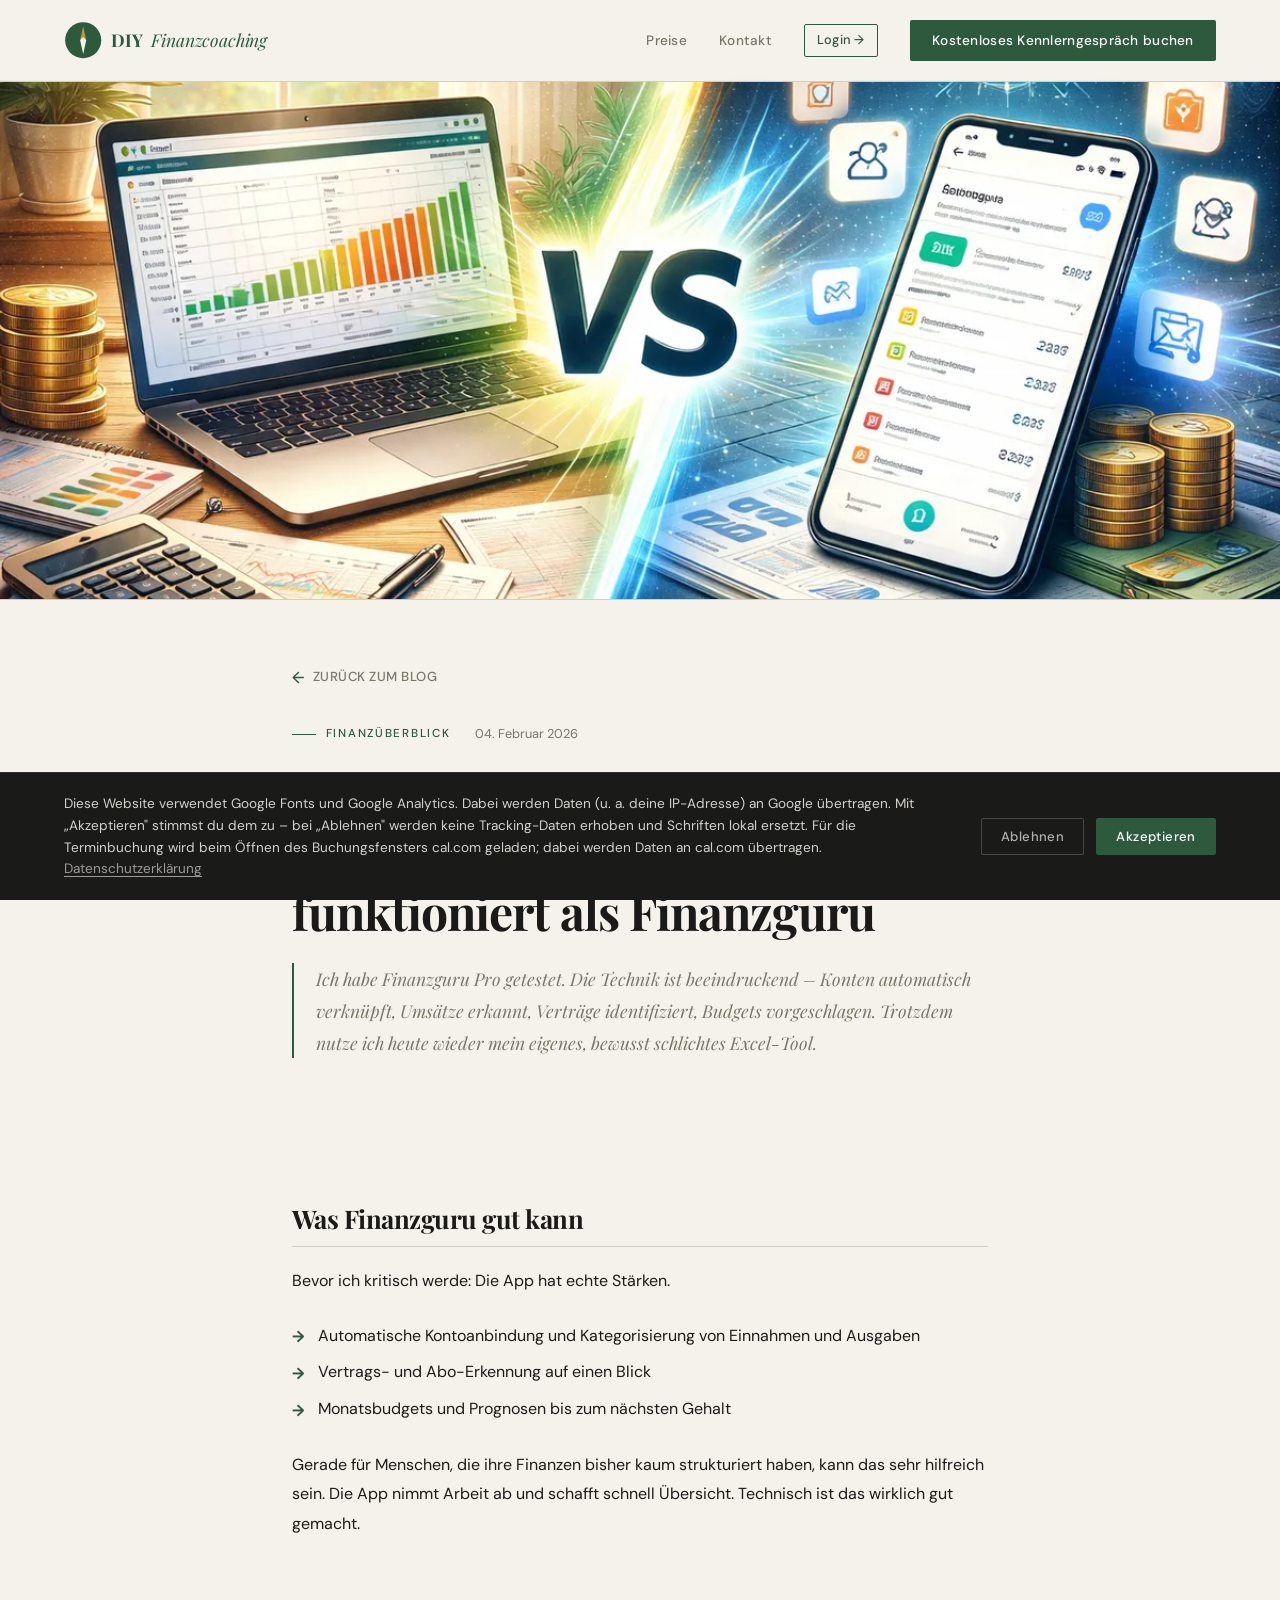
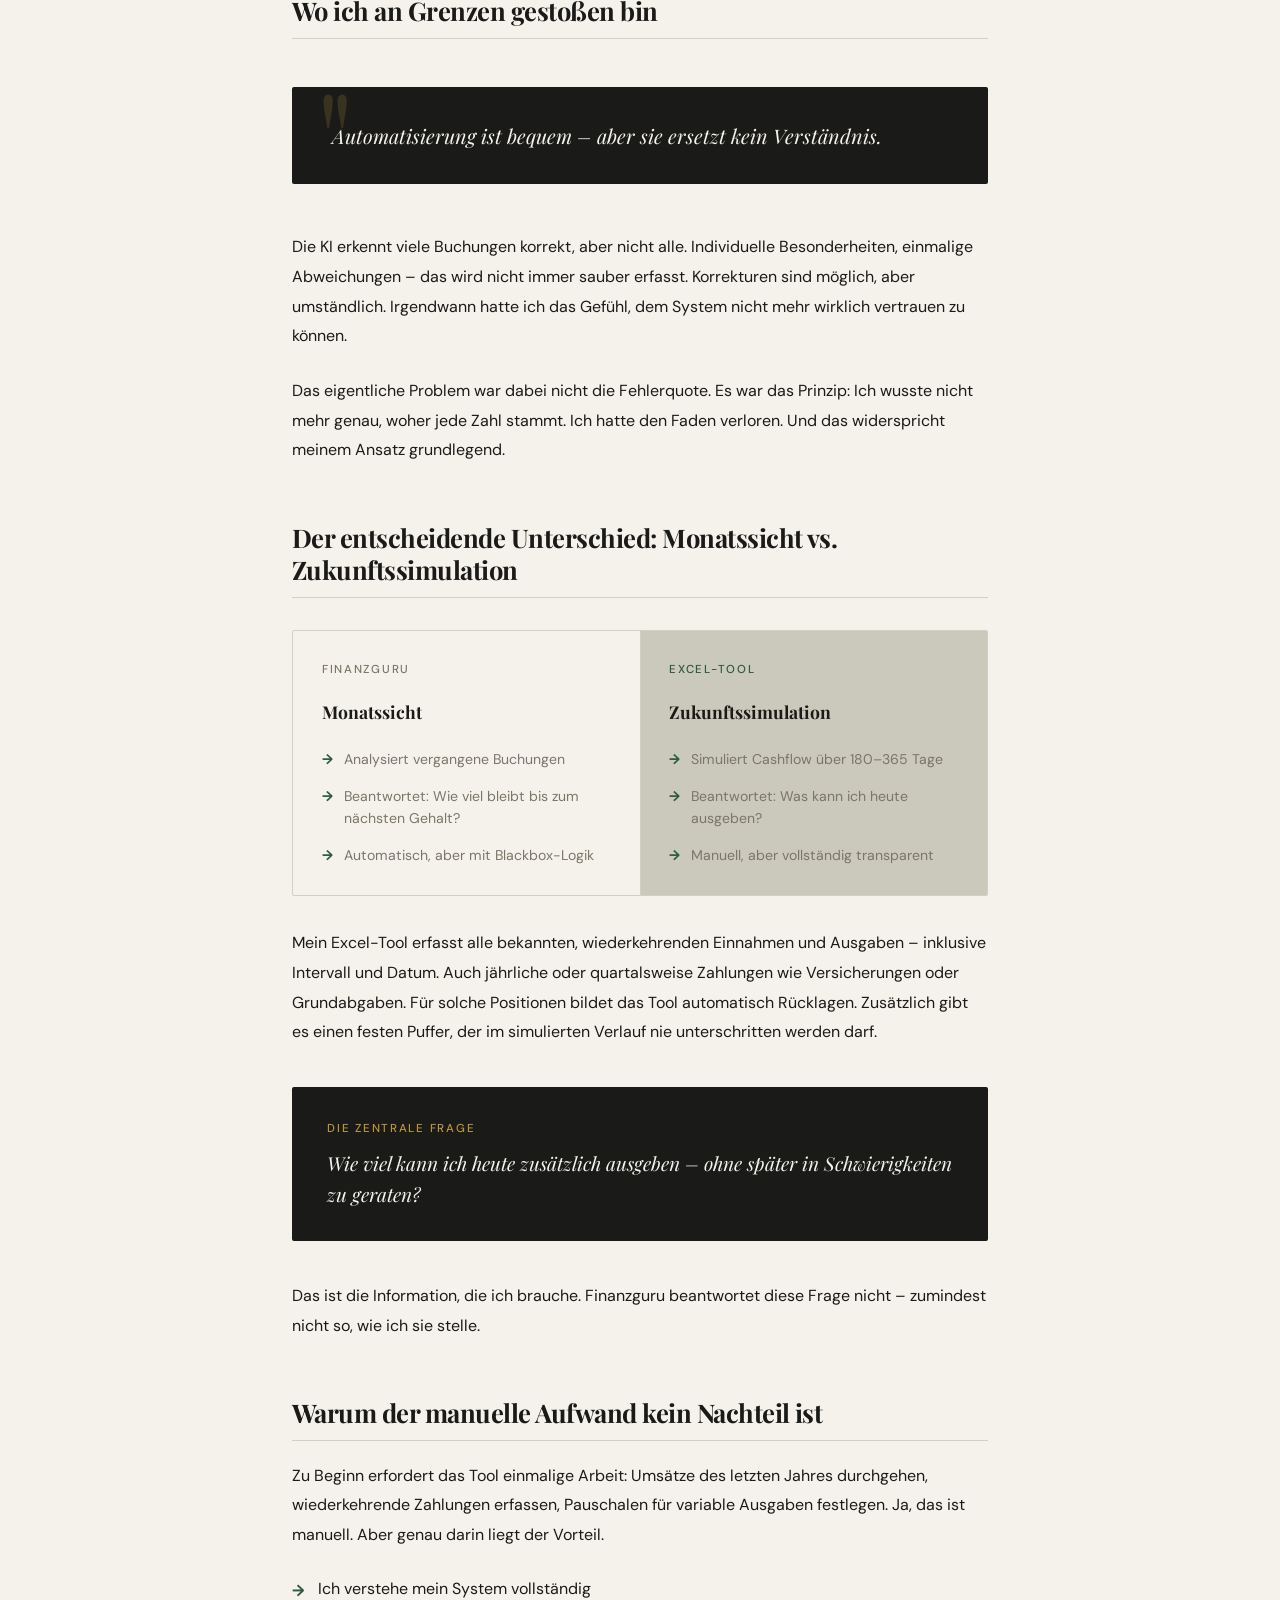
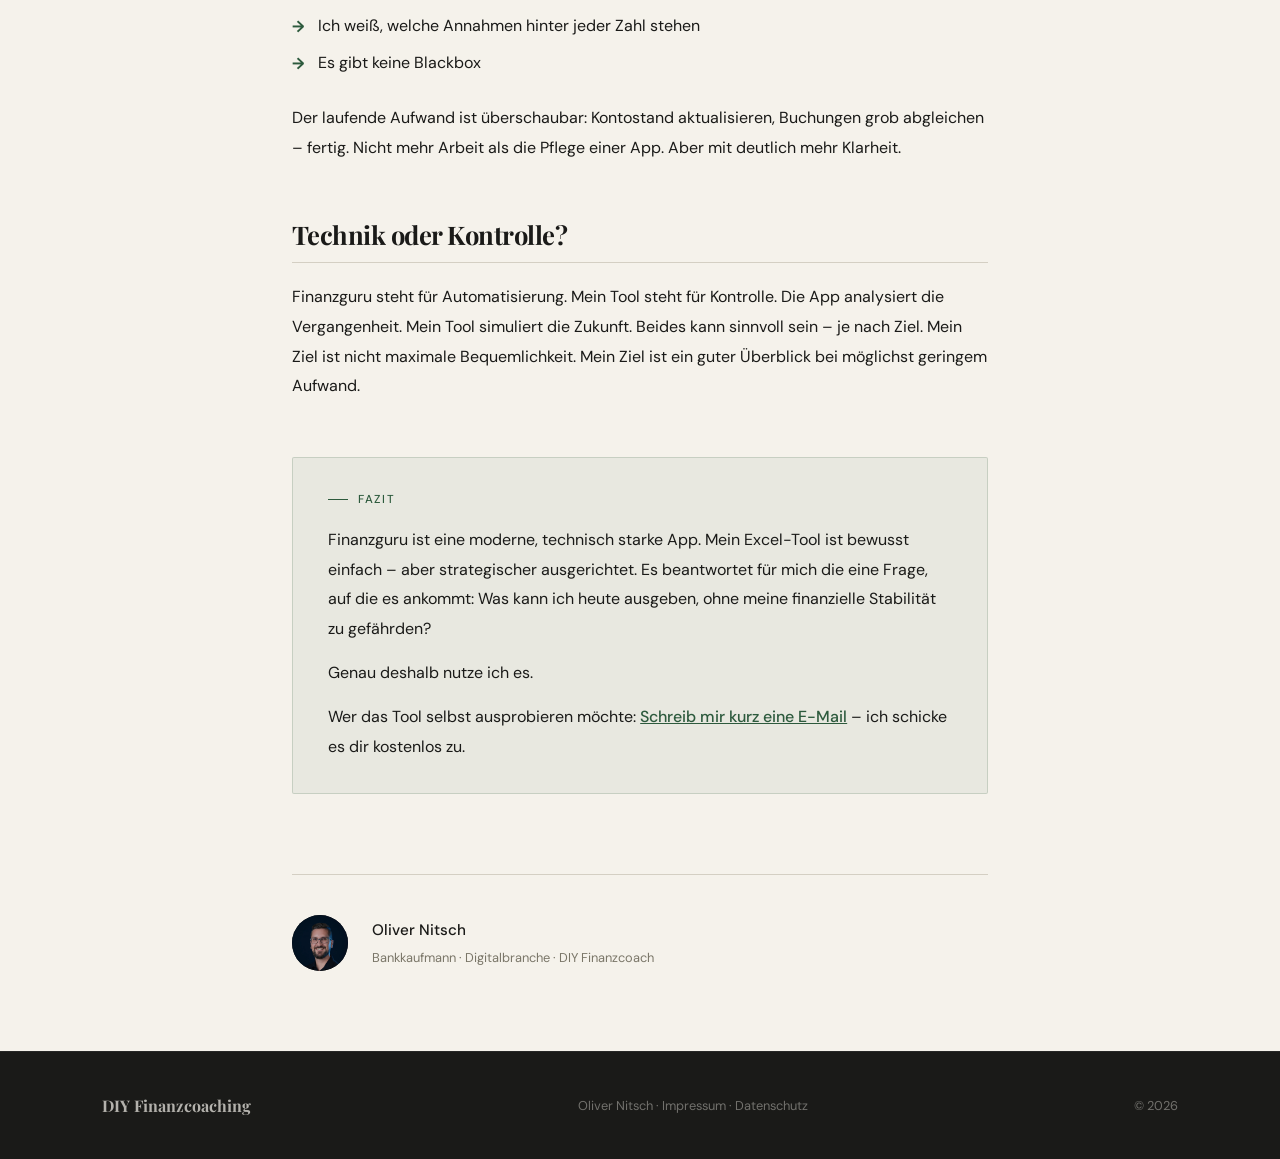
<file: blog/excel-tool-vs-finanzguru/index.html>
<!DOCTYPE html>
<html lang="de">
<head>
<meta charset="UTF-8">
<meta name="viewport" content="width=device-width, initial-scale=1.0">
<title>Excel-Tool vs. Finanzguru – DIY Finanzcoaching</title>
<meta name="description" content="Warum Oliver Nitsch sein einfaches Excel-Tool für Haushaltsfinanzen bevorzugt – ein ehrlicher Vergleich mit der App Finanzguru Pro.">
<link rel="canonical" href="https://www.diy-finanzcoaching.de/blog/excel-tool-vs-finanzguru/">
<meta property="og:title" content="Excel-Tool vs. Finanzguru – DIY Finanzcoaching">
<meta property="og:description" content="Warum Oliver Nitsch sein einfaches Excel-Tool für Haushaltsfinanzen bevorzugt – ein ehrlicher Vergleich mit der App Finanzguru Pro.">
<meta property="og:type" content="article">
<meta property="og:url" content="https://www.diy-finanzcoaching.de/blog/excel-tool-vs-finanzguru/">
<meta property="og:image" content="https://www.diy-finanzcoaching.de/blog/excel-tool-vs-finanzguru/banner.webp">
<meta name="twitter:card" content="summary_large_image">
<meta name="twitter:title" content="Excel-Tool vs. Finanzguru – DIY Finanzcoaching">
<meta name="twitter:description" content="Warum Oliver Nitsch sein einfaches Excel-Tool für Haushaltsfinanzen bevorzugt – ein ehrlicher Vergleich mit der App Finanzguru Pro.">
<link rel="preconnect" href="https://fonts.googleapis.com">
<link href="https://fonts.googleapis.com/css2?family=Playfair+Display:ital,wght@0,400;0,700;1,400&family=DM+Sans:wght@300;400;500&display=swap" rel="stylesheet">
<link rel="stylesheet" href="../../style.css">
<script type="application/ld+json">
{
  "@context": "https://schema.org",
  "@type": "BlogPosting",
  "headline": "Warum mein einfaches Excel-Tool für mich besser funktioniert als Finanzguru",
  "author": { "@type": "Person", "name": "Oliver Nitsch" },
  "datePublished": "2026-02-04",
  "image": "https://www.diy-finanzcoaching.de/blog/excel-tool-vs-finanzguru/banner.webp",
  "url": "https://www.diy-finanzcoaching.de/blog/excel-tool-vs-finanzguru/"
}
</script>
<link rel="icon" type="image/x-icon" href="../../favicon.ico">
<link rel="icon" type="image/png" sizes="32x32" href="../../favicon_32.png">
<link rel="icon" type="image/png" sizes="16x16" href="../../favicon_16.png">
<link rel="apple-touch-icon" sizes="180x180" href="../../favicon_180.png">
</head>
<body>
<a href="#main-content" class="skip-link">Zum Inhalt springen</a>

<!-- NAV -->
<nav>
<a class="nav-logo" href="../../"><svg class="nav-logo-mark" viewBox="0 0 100 100" aria-hidden="true"><circle cx="50" cy="50" r="47" fill="#2d5a3d"/><polygon points="50,14 58,50 50,58 42,50" fill="#b8973a"/><polygon points="50,86 42,50 50,42 58,50" fill="#f5f2eb"/><circle cx="50" cy="50" r="5" fill="#f5f2eb"/></svg>DIY <span>Finanzcoaching</span></a>
  <div class="nav-links">
    <a class="nav-link" href="../../#pricing">Preise</a>
    <a class="nav-link" href="../../#contact">Kontakt</a>
    <a class="nav-link nav-link--login" href="https://app.diy-finanzcoaching.de/dashboard" rel="noopener noreferrer">Login →</a>
  </div>
  <a class="nav-cta" href="https://app.cal.com/diy-finanzcoaching-oliver-nitsch" data-cal-book rel="noopener noreferrer">Kostenloses Kennlerngespräch buchen</a>
  <button class="nav-burger" aria-label="Menü öffnen">
    <span></span>
    <span></span>
    <span></span>
  </button>
</nav>

<main id="main-content">

<!-- POST HERO -->
<div class="post-hero">
  <img
    class="post-banner"
    src="banner.webp"
    alt="Excel-Tool vs. Finanzguru – Taschenrechner und Tabelle"
    loading="lazy"
    width="1200"
    height="630"
  >

  <div class="post-header reveal">
    <a class="post-back" href="../">Zurück zum Blog</a>
    <div class="post-meta">
      <span class="post-category">Finanzüberblick</span>
      <time class="post-date" datetime="2026-02-04">04. Februar 2026</time>
    </div>
    <h1 class="post-title">Warum mein einfaches Excel-Tool für mich besser funktioniert als Finanzguru</h1>
    <p class="post-lead">Ich habe Finanzguru Pro getestet. Die Technik ist beeindruckend – Konten automatisch verknüpft, Umsätze erkannt, Verträge identifiziert, Budgets vorgeschlagen. Trotzdem nutze ich heute wieder mein eigenes, bewusst schlichtes Excel-Tool.</p>
  </div>
</div>

<!-- POST BODY -->
<article class="post-body reveal">

  <h2>Was Finanzguru gut kann</h2>

  <p>Bevor ich kritisch werde: Die App hat echte Stärken.</p>

  <ul>
    <li>Automatische Kontoanbindung und Kategorisierung von Einnahmen und Ausgaben</li>
    <li>Vertrags- und Abo-Erkennung auf einen Blick</li>
    <li>Monatsbudgets und Prognosen bis zum nächsten Gehalt</li>
  </ul>

  <p>Gerade für Menschen, die ihre Finanzen bisher kaum strukturiert haben, kann das sehr hilfreich sein. Die App nimmt Arbeit ab und schafft schnell Übersicht. Technisch ist das wirklich gut gemacht.</p>

  <h2>Wo ich an Grenzen gestoßen bin</h2>

  <div class="post-pullquote">
    <p>Automatisierung ist bequem – aber sie ersetzt kein Verständnis.</p>
  </div>

  <p>Die KI erkennt viele Buchungen korrekt, aber nicht alle. Individuelle Besonderheiten, einmalige Abweichungen – das wird nicht immer sauber erfasst. Korrekturen sind möglich, aber umständlich. Irgendwann hatte ich das Gefühl, dem System nicht mehr wirklich vertrauen zu können.</p>

  <p>Das eigentliche Problem war dabei nicht die Fehlerquote. Es war das Prinzip: Ich wusste nicht mehr genau, woher jede Zahl stammt. Ich hatte den Faden verloren. Und das widerspricht meinem Ansatz grundlegend.</p>

  <h2>Der entscheidende Unterschied: Monatssicht vs. Zukunftssimulation</h2>

  <div class="post-compare">
    <div class="post-compare-col">
      <div class="post-compare-label">Finanzguru</div>
      <div class="post-compare-title">Monatssicht</div>
      <div class="post-compare-item">Analysiert vergangene Buchungen</div>
      <div class="post-compare-item">Beantwortet: Wie viel bleibt bis zum nächsten Gehalt?</div>
      <div class="post-compare-item">Automatisch, aber mit Blackbox-Logik</div>
    </div>
    <div class="post-compare-col highlight">
      <div class="post-compare-label">Excel-Tool</div>
      <div class="post-compare-title">Zukunftssimulation</div>
      <div class="post-compare-item">Simuliert Cashflow über 180–365 Tage</div>
      <div class="post-compare-item">Beantwortet: Was kann ich heute ausgeben?</div>
      <div class="post-compare-item">Manuell, aber vollständig transparent</div>
    </div>
  </div>

  <p>Mein Excel-Tool erfasst alle bekannten, wiederkehrenden Einnahmen und Ausgaben – inklusive Intervall und Datum. Auch jährliche oder quartalsweise Zahlungen wie Versicherungen oder Grundabgaben. Für solche Positionen bildet das Tool automatisch Rücklagen. Zusätzlich gibt es einen festen Puffer, der im simulierten Verlauf nie unterschritten werden darf.</p>

  <div class="post-highlight-box">
    <div class="highlight-label">Die zentrale Frage</div>
    <p class="highlight-text">Wie viel kann ich heute zusätzlich ausgeben – ohne später in Schwierigkeiten zu geraten?</p>
  </div>

  <p>Das ist die Information, die ich brauche. Finanzguru beantwortet diese Frage nicht – zumindest nicht so, wie ich sie stelle.</p>

  <h2>Warum der manuelle Aufwand kein Nachteil ist</h2>

  <p>Zu Beginn erfordert das Tool einmalige Arbeit: Umsätze des letzten Jahres durchgehen, wiederkehrende Zahlungen erfassen, Pauschalen für variable Ausgaben festlegen. Ja, das ist manuell. Aber genau darin liegt der Vorteil.</p>

  <ul>
    <li>Ich verstehe mein System vollständig</li>
    <li>Ich weiß, welche Annahmen hinter jeder Zahl stehen</li>
    <li>Es gibt keine Blackbox</li>
  </ul>

  <p>Der laufende Aufwand ist überschaubar: Kontostand aktualisieren, Buchungen grob abgleichen – fertig. Nicht mehr Arbeit als die Pflege einer App. Aber mit deutlich mehr Klarheit.</p>

  <h2>Technik oder Kontrolle?</h2>

  <p>Finanzguru steht für Automatisierung. Mein Tool steht für Kontrolle. Die App analysiert die Vergangenheit. Mein Tool simuliert die Zukunft. Beides kann sinnvoll sein – je nach Ziel. Mein Ziel ist nicht maximale Bequemlichkeit. Mein Ziel ist ein guter Überblick bei möglichst geringem Aufwand.</p>

  <div class="post-fazit">
    <div class="post-fazit-label">Fazit</div>
    <p>Finanzguru ist eine moderne, technisch starke App. Mein Excel-Tool ist bewusst einfach – aber strategischer ausgerichtet. Es beantwortet für mich die eine Frage, auf die es ankommt: Was kann ich heute ausgeben, ohne meine finanzielle Stabilität zu gefährden?</p>
    <p>Genau deshalb nutze ich es.</p>
    <p>Wer das Tool selbst ausprobieren möchte: <a href="mailto:info@diy-finanzcoaching.de" style="color: var(--accent); font-weight: 500;">Schreib mir kurz eine E-Mail</a> – ich schicke es dir kostenlos zu.</p>
  </div>

</article>

<!-- AUTHOR BAR -->
<div class="post-author-bar reveal">
  <div class="post-author-inner">
    <img class="post-author-avatar" src="../../Assets/Portrait%20Bart%20gestutzt.webp" alt="Oliver Nitsch" width="56" height="56">
    <div class="post-author-info">
      <div class="post-author-name">Oliver Nitsch</div>
      <div class="post-author-role">Bankkaufmann · Digitalbranche · DIY Finanzcoach</div>
    </div>
  </div>
</div>

</main>

<!-- FOOTER -->
<footer></footer>

<script src="../../main.js"></script>
</body>
</html>
</file>
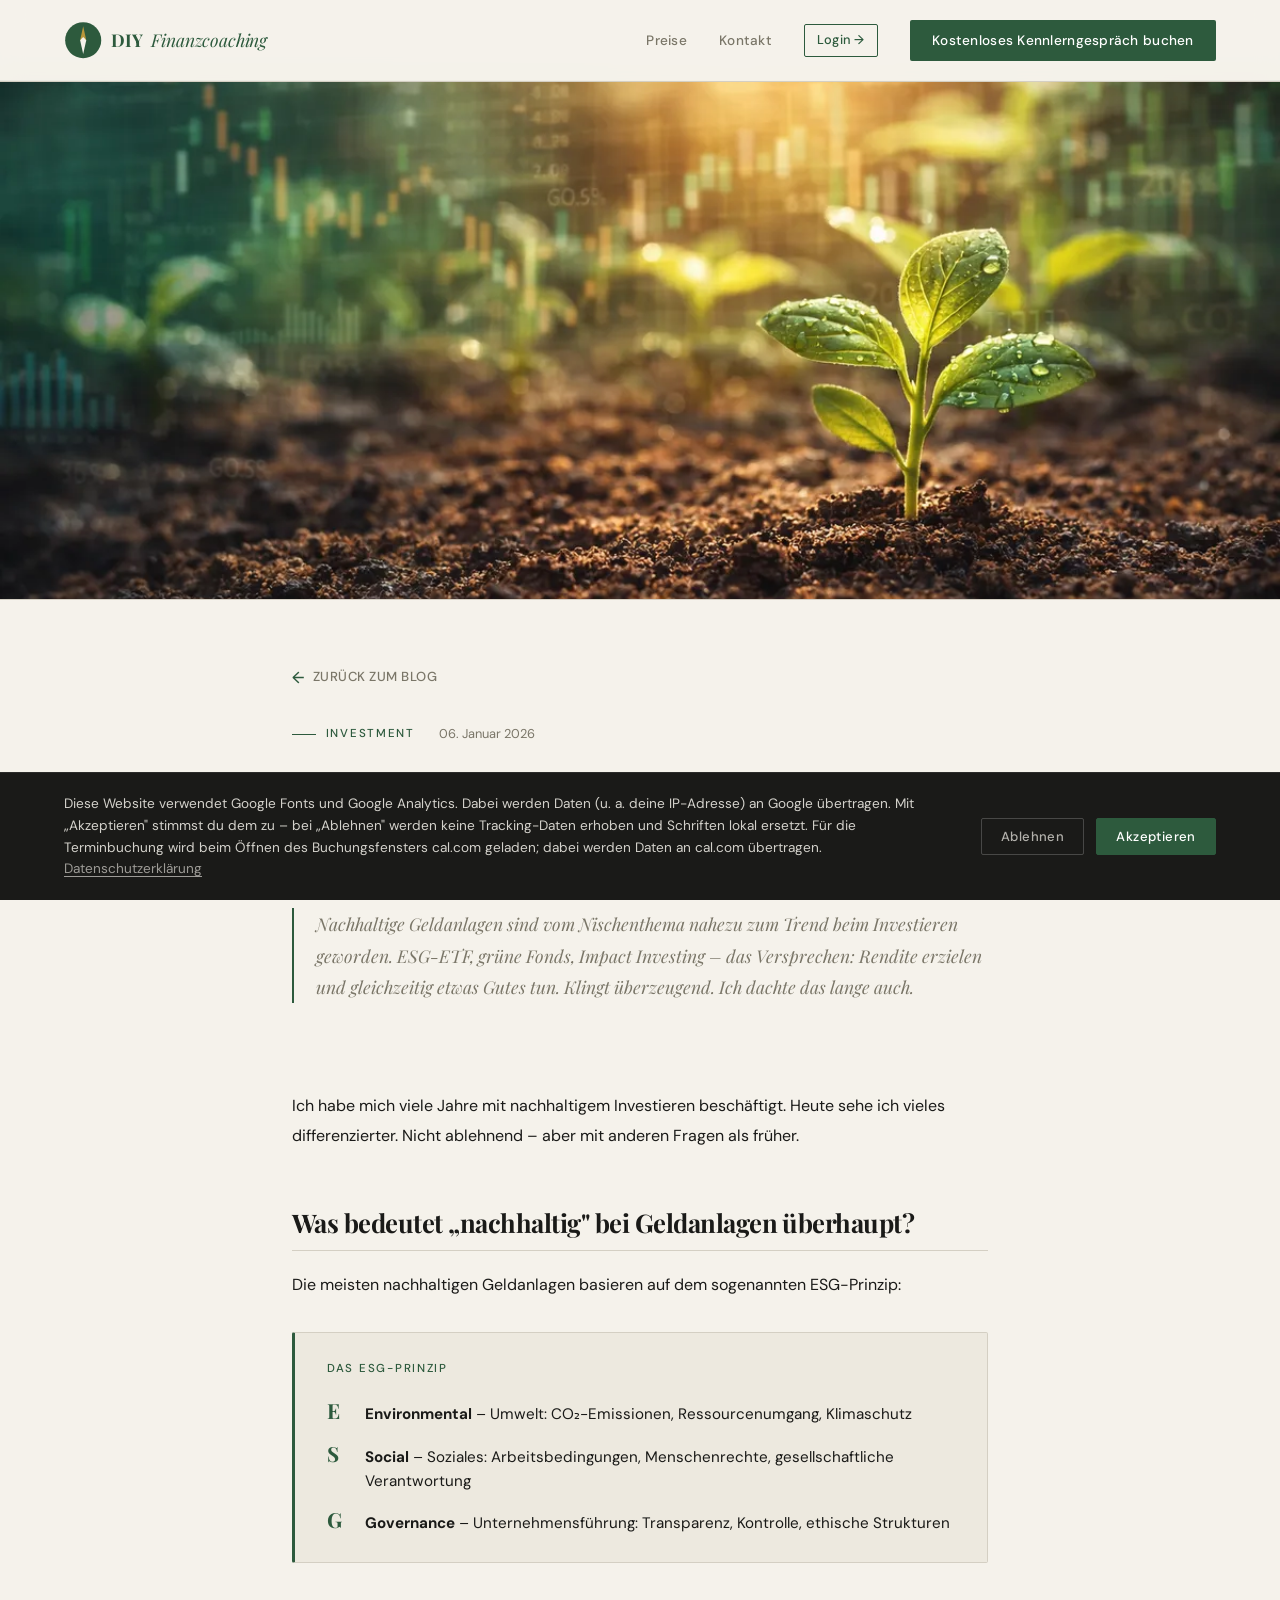
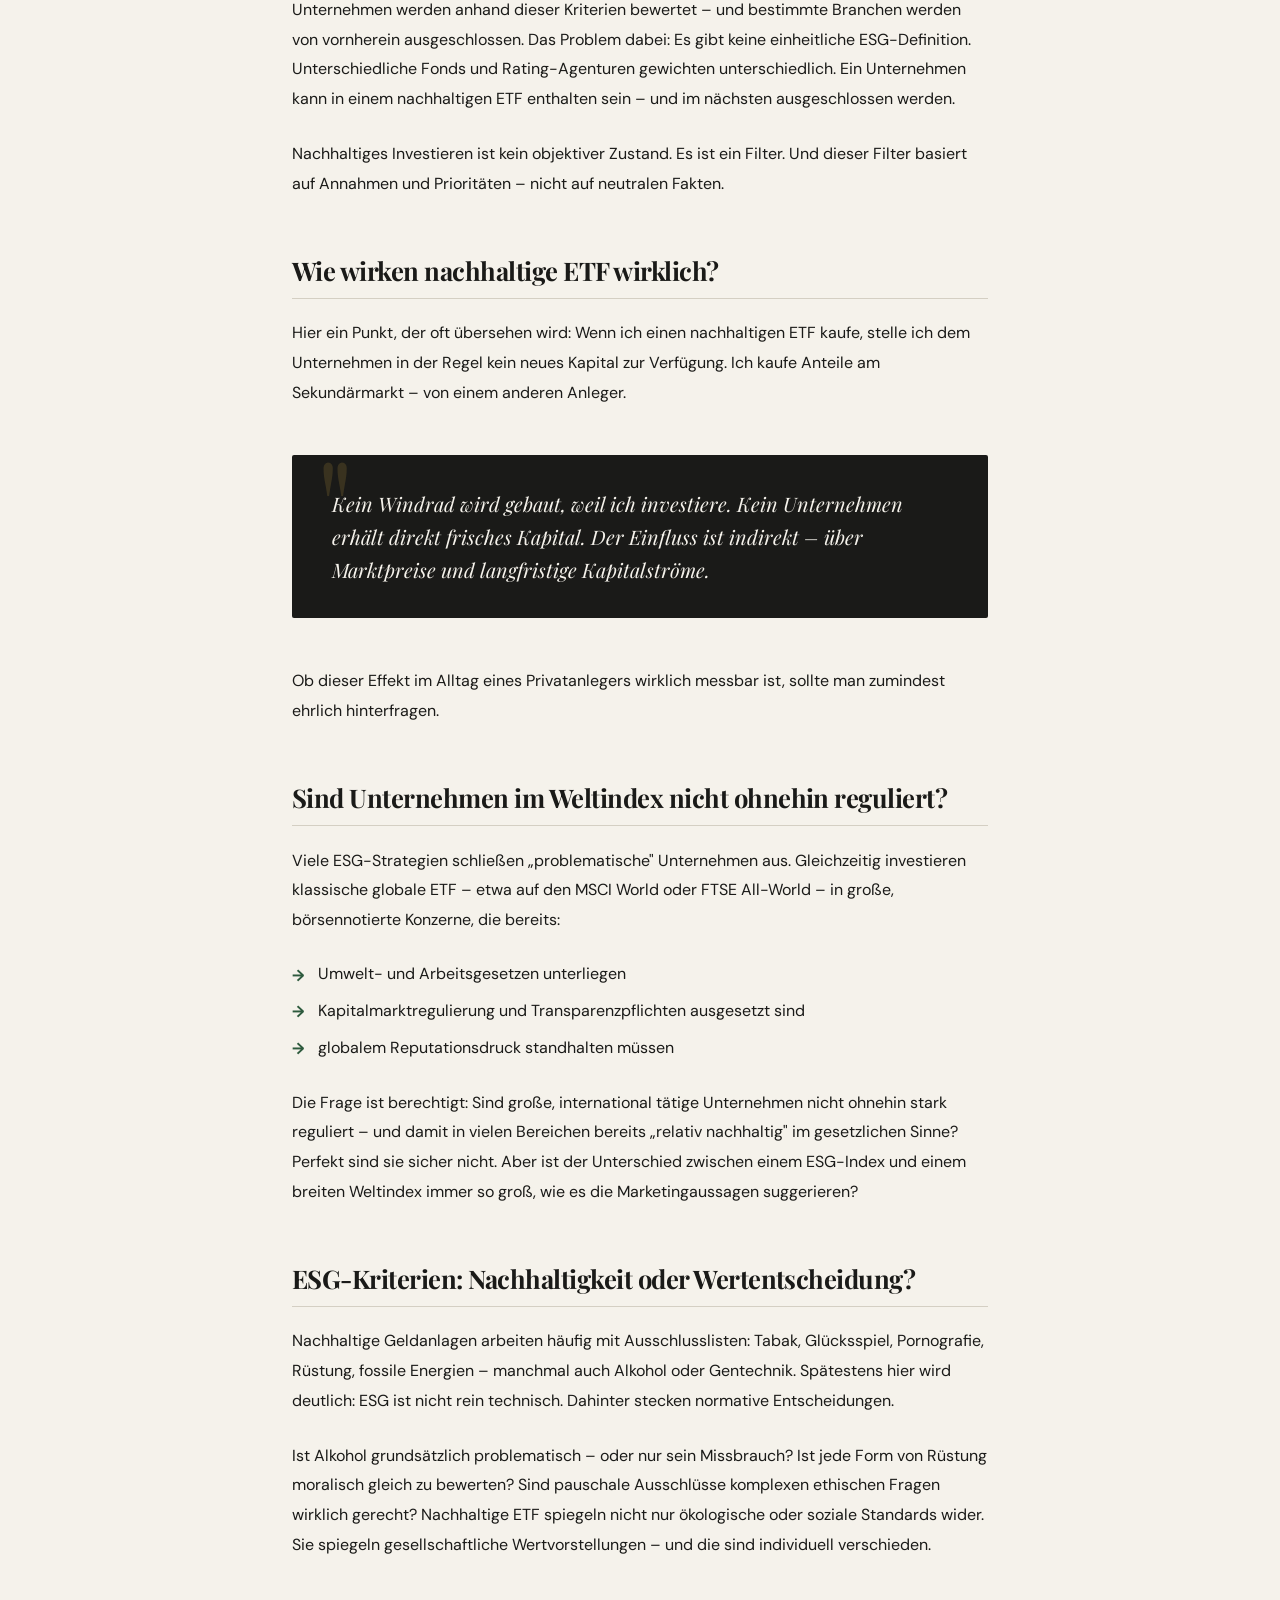
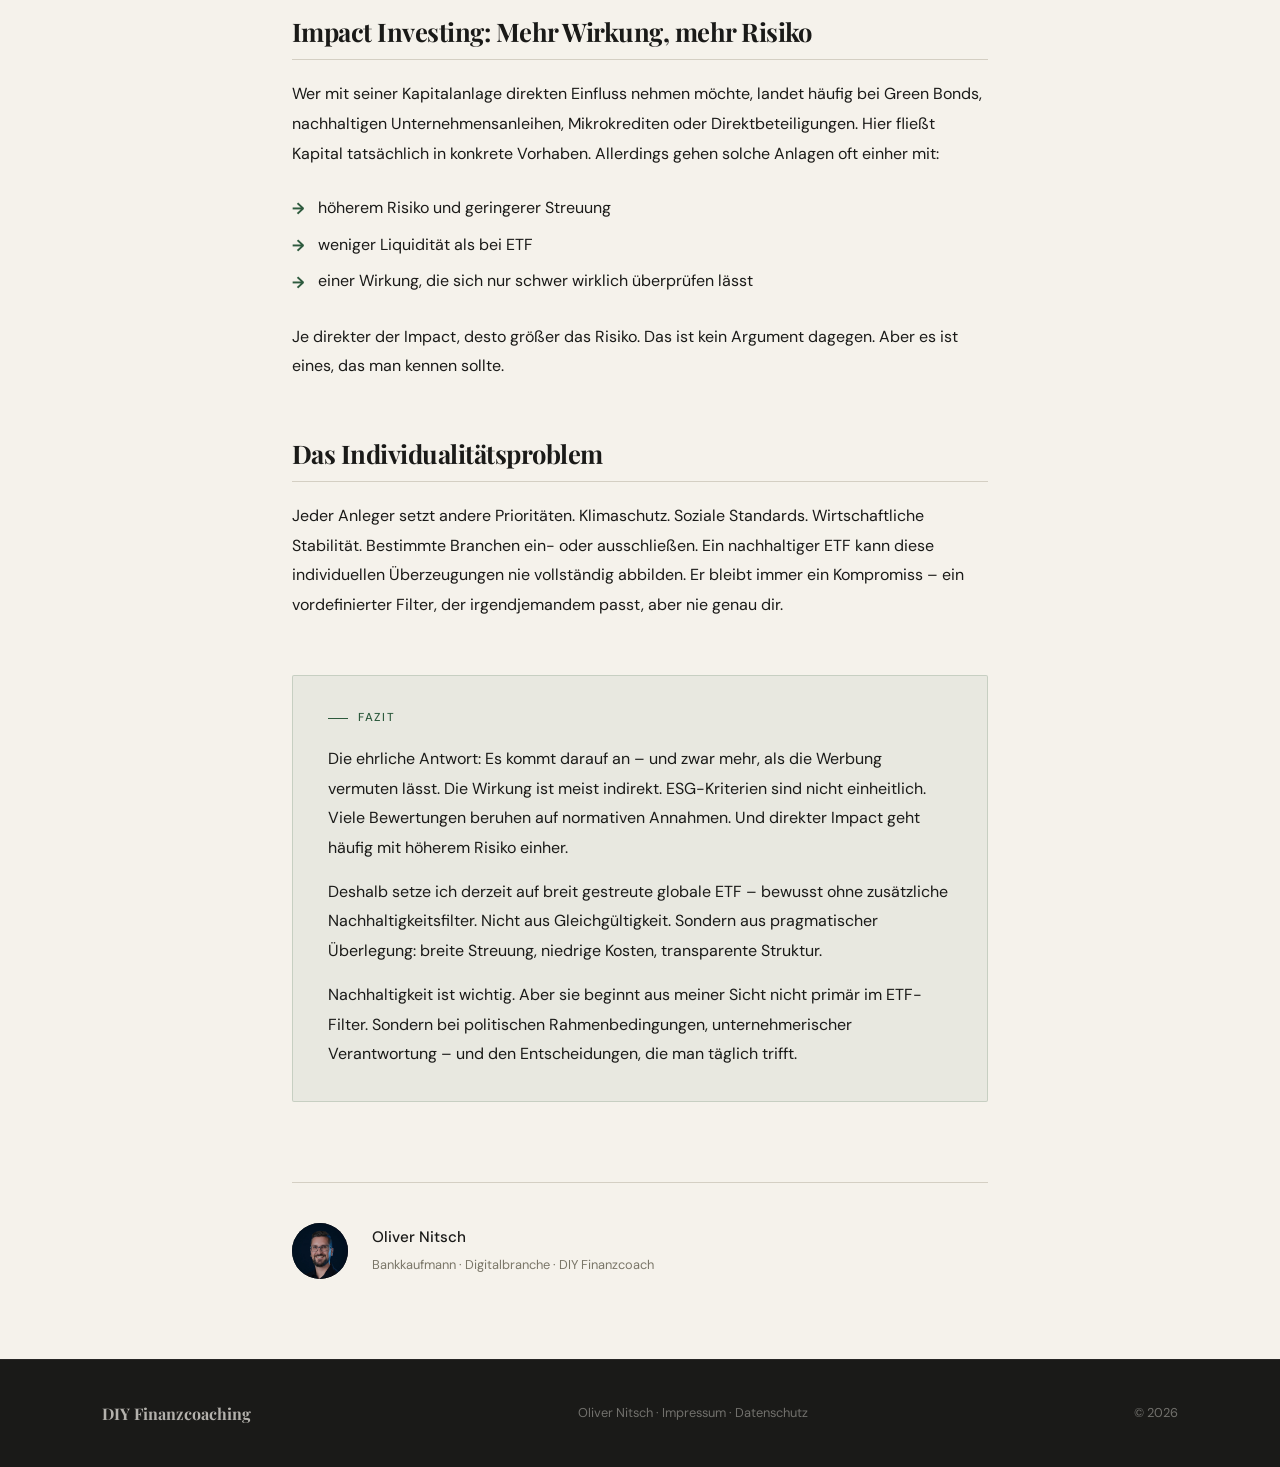
<file: blog/sind-nachhaltige-geldanlagen-wirklich-sinnvoll/index.html>
<!DOCTYPE html>
<html lang="de">
<head>
<meta charset="UTF-8">
<meta name="viewport" content="width=device-width, initial-scale=1.0">
<title>Sind nachhaltige Geldanlagen wirklich sinnvoll? – DIY Finanzcoaching</title>
<meta name="description" content="ESG-ETF, nachhaltige Fonds, Impact Investing – Oliver Nitsch zeigt, was hinter dem Trend steckt und warum er selbst auf klassische globale ETF setzt.">
<link rel="canonical" href="https://www.diy-finanzcoaching.de/blog/sind-nachhaltige-geldanlagen-wirklich-sinnvoll/">
<meta property="og:title" content="Sind nachhaltige Geldanlagen wirklich sinnvoll? – DIY Finanzcoaching">
<meta property="og:description" content="ESG-ETF, nachhaltige Fonds, Impact Investing – was steckt wirklich dahinter? Eine differenzierte Analyse von Oliver Nitsch.">
<meta property="og:type" content="article">
<meta property="og:url" content="https://www.diy-finanzcoaching.de/blog/sind-nachhaltige-geldanlagen-wirklich-sinnvoll/">
<meta property="og:image" content="https://www.diy-finanzcoaching.de/blog/sind-nachhaltige-geldanlagen-wirklich-sinnvoll/banner.webp">
<meta name="twitter:card" content="summary_large_image">
<meta name="twitter:title" content="Sind nachhaltige Geldanlagen wirklich sinnvoll? – DIY Finanzcoaching">
<meta name="twitter:description" content="ESG-ETF, nachhaltige Fonds, Impact Investing – was steckt wirklich dahinter? Eine differenzierte Analyse von Oliver Nitsch.">
<link rel="preconnect" href="https://fonts.googleapis.com">
<link href="https://fonts.googleapis.com/css2?family=Playfair+Display:ital,wght@0,400;0,700;1,400&family=DM+Sans:wght@300;400;500&display=swap" rel="stylesheet">
<link rel="stylesheet" href="../../style.css">
<script type="application/ld+json">
{
  "@context": "https://schema.org",
  "@type": "BlogPosting",
  "headline": "Sind nachhaltige Geldanlagen wirklich sinnvoll?",
  "author": { "@type": "Person", "name": "Oliver Nitsch" },
  "datePublished": "2026-01-06",
  "image": "https://www.diy-finanzcoaching.de/blog/sind-nachhaltige-geldanlagen-wirklich-sinnvoll/banner.webp",
  "url": "https://www.diy-finanzcoaching.de/blog/sind-nachhaltige-geldanlagen-wirklich-sinnvoll/"
}
</script>
<link rel="icon" type="image/x-icon" href="../../favicon.ico">
<link rel="icon" type="image/png" sizes="32x32" href="../../favicon_32.png">
<link rel="icon" type="image/png" sizes="16x16" href="../../favicon_16.png">
<link rel="apple-touch-icon" sizes="180x180" href="../../favicon_180.png">
</head>
<body>
<a href="#main-content" class="skip-link">Zum Inhalt springen</a>

<!-- NAV -->
<nav>
<a class="nav-logo" href="../../"><svg class="nav-logo-mark" viewBox="0 0 100 100" aria-hidden="true"><circle cx="50" cy="50" r="47" fill="#2d5a3d"/><polygon points="50,14 58,50 50,58 42,50" fill="#b8973a"/><polygon points="50,86 42,50 50,42 58,50" fill="#f5f2eb"/><circle cx="50" cy="50" r="5" fill="#f5f2eb"/></svg>DIY <span>Finanzcoaching</span></a>
  <div class="nav-links">
    <a class="nav-link" href="../../#pricing">Preise</a>
    <a class="nav-link" href="../../#contact">Kontakt</a>
    <a class="nav-link nav-link--login" href="https://app.diy-finanzcoaching.de/dashboard" rel="noopener noreferrer">Login →</a>
  </div>
  <a class="nav-cta" href="https://app.cal.com/diy-finanzcoaching-oliver-nitsch" data-cal-book rel="noopener noreferrer">Kostenloses Kennlerngespräch buchen</a>
  <button class="nav-burger" aria-label="Menü öffnen">
    <span></span>
    <span></span>
    <span></span>
  </button>
</nav>

<main id="main-content">

<!-- POST HERO -->
<div class="post-hero">
  <img
    class="post-banner"
    src="banner.webp"
    alt="Nachhaltige Geldanlagen – Pflanze vor Börsen-Hintergrund"
    loading="lazy"
    width="1200"
    height="630"
  >

  <div class="post-header reveal">
    <a class="post-back" href="../">Zurück zum Blog</a>
    <div class="post-meta">
      <span class="post-category">Investment</span>
      <time class="post-date" datetime="2026-01-06">06. Januar 2026</time>
    </div>
    <h1 class="post-title">Sind nachhaltige Geldanlagen wirklich sinnvoll?</h1>
    <p class="post-lead">Nachhaltige Geldanlagen sind vom Nischenthema nahezu zum Trend beim Investieren geworden. ESG-ETF, grüne Fonds, Impact Investing – das Versprechen: Rendite erzielen und gleichzeitig etwas Gutes tun. Klingt überzeugend. Ich dachte das lange auch.</p>
  </div>
</div>

<!-- POST BODY -->
<article class="post-body reveal">

  <p>Ich habe mich viele Jahre mit nachhaltigem Investieren beschäftigt. Heute sehe ich vieles differenzierter. Nicht ablehnend – aber mit anderen Fragen als früher.</p>

  <h2>Was bedeutet „nachhaltig" bei Geldanlagen überhaupt?</h2>

  <p>Die meisten nachhaltigen Geldanlagen basieren auf dem sogenannten ESG-Prinzip:</p>

  <div class="post-esg-box">
    <div class="esg-label">Das ESG-Prinzip</div>
    <div class="post-esg-row">
      <span class="post-esg-letter">E</span>
      <span><strong>Environmental</strong> – Umwelt: CO₂-Emissionen, Ressourcenumgang, Klimaschutz</span>
    </div>
    <div class="post-esg-row">
      <span class="post-esg-letter">S</span>
      <span><strong>Social</strong> – Soziales: Arbeitsbedingungen, Menschenrechte, gesellschaftliche Verantwortung</span>
    </div>
    <div class="post-esg-row">
      <span class="post-esg-letter">G</span>
      <span><strong>Governance</strong> – Unternehmensführung: Transparenz, Kontrolle, ethische Strukturen</span>
    </div>
  </div>

  <p>Unternehmen werden anhand dieser Kriterien bewertet – und bestimmte Branchen werden von vornherein ausgeschlossen. Das Problem dabei: Es gibt keine einheitliche ESG-Definition. Unterschiedliche Fonds und Rating-Agenturen gewichten unterschiedlich. Ein Unternehmen kann in einem nachhaltigen ETF enthalten sein – und im nächsten ausgeschlossen werden.</p>

  <p>Nachhaltiges Investieren ist kein objektiver Zustand. Es ist ein Filter. Und dieser Filter basiert auf Annahmen und Prioritäten – nicht auf neutralen Fakten.</p>

  <h2>Wie wirken nachhaltige ETF wirklich?</h2>

  <p>Hier ein Punkt, der oft übersehen wird: Wenn ich einen nachhaltigen ETF kaufe, stelle ich dem Unternehmen in der Regel kein neues Kapital zur Verfügung. Ich kaufe Anteile am Sekundärmarkt – von einem anderen Anleger.</p>

  <div class="post-pullquote">
    <p>Kein Windrad wird gebaut, weil ich investiere. Kein Unternehmen erhält direkt frisches Kapital. Der Einfluss ist indirekt – über Marktpreise und langfristige Kapitalströme.</p>
  </div>

  <p>Ob dieser Effekt im Alltag eines Privatanlegers wirklich messbar ist, sollte man zumindest ehrlich hinterfragen.</p>

  <h2>Sind Unternehmen im Weltindex nicht ohnehin reguliert?</h2>

  <p>Viele ESG-Strategien schließen „problematische" Unternehmen aus. Gleichzeitig investieren klassische globale ETF – etwa auf den MSCI World oder FTSE All-World – in große, börsennotierte Konzerne, die bereits:</p>

  <ul>
    <li>Umwelt- und Arbeitsgesetzen unterliegen</li>
    <li>Kapitalmarktregulierung und Transparenzpflichten ausgesetzt sind</li>
    <li>globalem Reputationsdruck standhalten müssen</li>
  </ul>

  <p>Die Frage ist berechtigt: Sind große, international tätige Unternehmen nicht ohnehin stark reguliert – und damit in vielen Bereichen bereits „relativ nachhaltig" im gesetzlichen Sinne? Perfekt sind sie sicher nicht. Aber ist der Unterschied zwischen einem ESG-Index und einem breiten Weltindex immer so groß, wie es die Marketingaussagen suggerieren?</p>

  <h2>ESG-Kriterien: Nachhaltigkeit oder Wertentscheidung?</h2>

  <p>Nachhaltige Geldanlagen arbeiten häufig mit Ausschlusslisten: Tabak, Glücksspiel, Pornografie, Rüstung, fossile Energien – manchmal auch Alkohol oder Gentechnik. Spätestens hier wird deutlich: ESG ist nicht rein technisch. Dahinter stecken normative Entscheidungen.</p>

  <p>Ist Alkohol grundsätzlich problematisch – oder nur sein Missbrauch? Ist jede Form von Rüstung moralisch gleich zu bewerten? Sind pauschale Ausschlüsse komplexen ethischen Fragen wirklich gerecht? Nachhaltige ETF spiegeln nicht nur ökologische oder soziale Standards wider. Sie spiegeln gesellschaftliche Wertvorstellungen – und die sind individuell verschieden.</p>

  <h2>Impact Investing: Mehr Wirkung, mehr Risiko</h2>

  <p>Wer mit seiner Kapitalanlage direkten Einfluss nehmen möchte, landet häufig bei Green Bonds, nachhaltigen Unternehmensanleihen, Mikrokrediten oder Direktbeteiligungen. Hier fließt Kapital tatsächlich in konkrete Vorhaben. Allerdings gehen solche Anlagen oft einher mit:</p>

  <ul>
    <li>höherem Risiko und geringerer Streuung</li>
    <li>weniger Liquidität als bei ETF</li>
    <li>einer Wirkung, die sich nur schwer wirklich überprüfen lässt</li>
  </ul>

  <p>Je direkter der Impact, desto größer das Risiko. Das ist kein Argument dagegen. Aber es ist eines, das man kennen sollte.</p>

  <h2>Das Individualitätsproblem</h2>

  <p>Jeder Anleger setzt andere Prioritäten. Klimaschutz. Soziale Standards. Wirtschaftliche Stabilität. Bestimmte Branchen ein- oder ausschließen. Ein nachhaltiger ETF kann diese individuellen Überzeugungen nie vollständig abbilden. Er bleibt immer ein Kompromiss – ein vordefinierter Filter, der irgendjemandem passt, aber nie genau dir.</p>

  <div class="post-fazit">
    <div class="post-fazit-label">Fazit</div>
    <p>Die ehrliche Antwort: Es kommt darauf an – und zwar mehr, als die Werbung vermuten lässt. Die Wirkung ist meist indirekt. ESG-Kriterien sind nicht einheitlich. Viele Bewertungen beruhen auf normativen Annahmen. Und direkter Impact geht häufig mit höherem Risiko einher.</p>
    <p>Deshalb setze ich derzeit auf breit gestreute globale ETF – bewusst ohne zusätzliche Nachhaltigkeitsfilter. Nicht aus Gleichgültigkeit. Sondern aus pragmatischer Überlegung: breite Streuung, niedrige Kosten, transparente Struktur.</p>
    <p>Nachhaltigkeit ist wichtig. Aber sie beginnt aus meiner Sicht nicht primär im ETF-Filter. Sondern bei politischen Rahmenbedingungen, unternehmerischer Verantwortung – und den Entscheidungen, die man täglich trifft.</p>
  </div>

</article>

<!-- AUTHOR BAR -->
<div class="post-author-bar reveal">
  <div class="post-author-inner">
    <img class="post-author-avatar" src="../../Assets/Portrait%20Bart%20gestutzt.webp" alt="Oliver Nitsch" width="56" height="56">
    <div class="post-author-info">
      <div class="post-author-name">Oliver Nitsch</div>
      <div class="post-author-role">Bankkaufmann · Digitalbranche · DIY Finanzcoach</div>
    </div>
  </div>
</div>

</main>

<!-- FOOTER -->
<footer></footer>

<script src="../../main.js"></script>
</body>
</html>
</file>
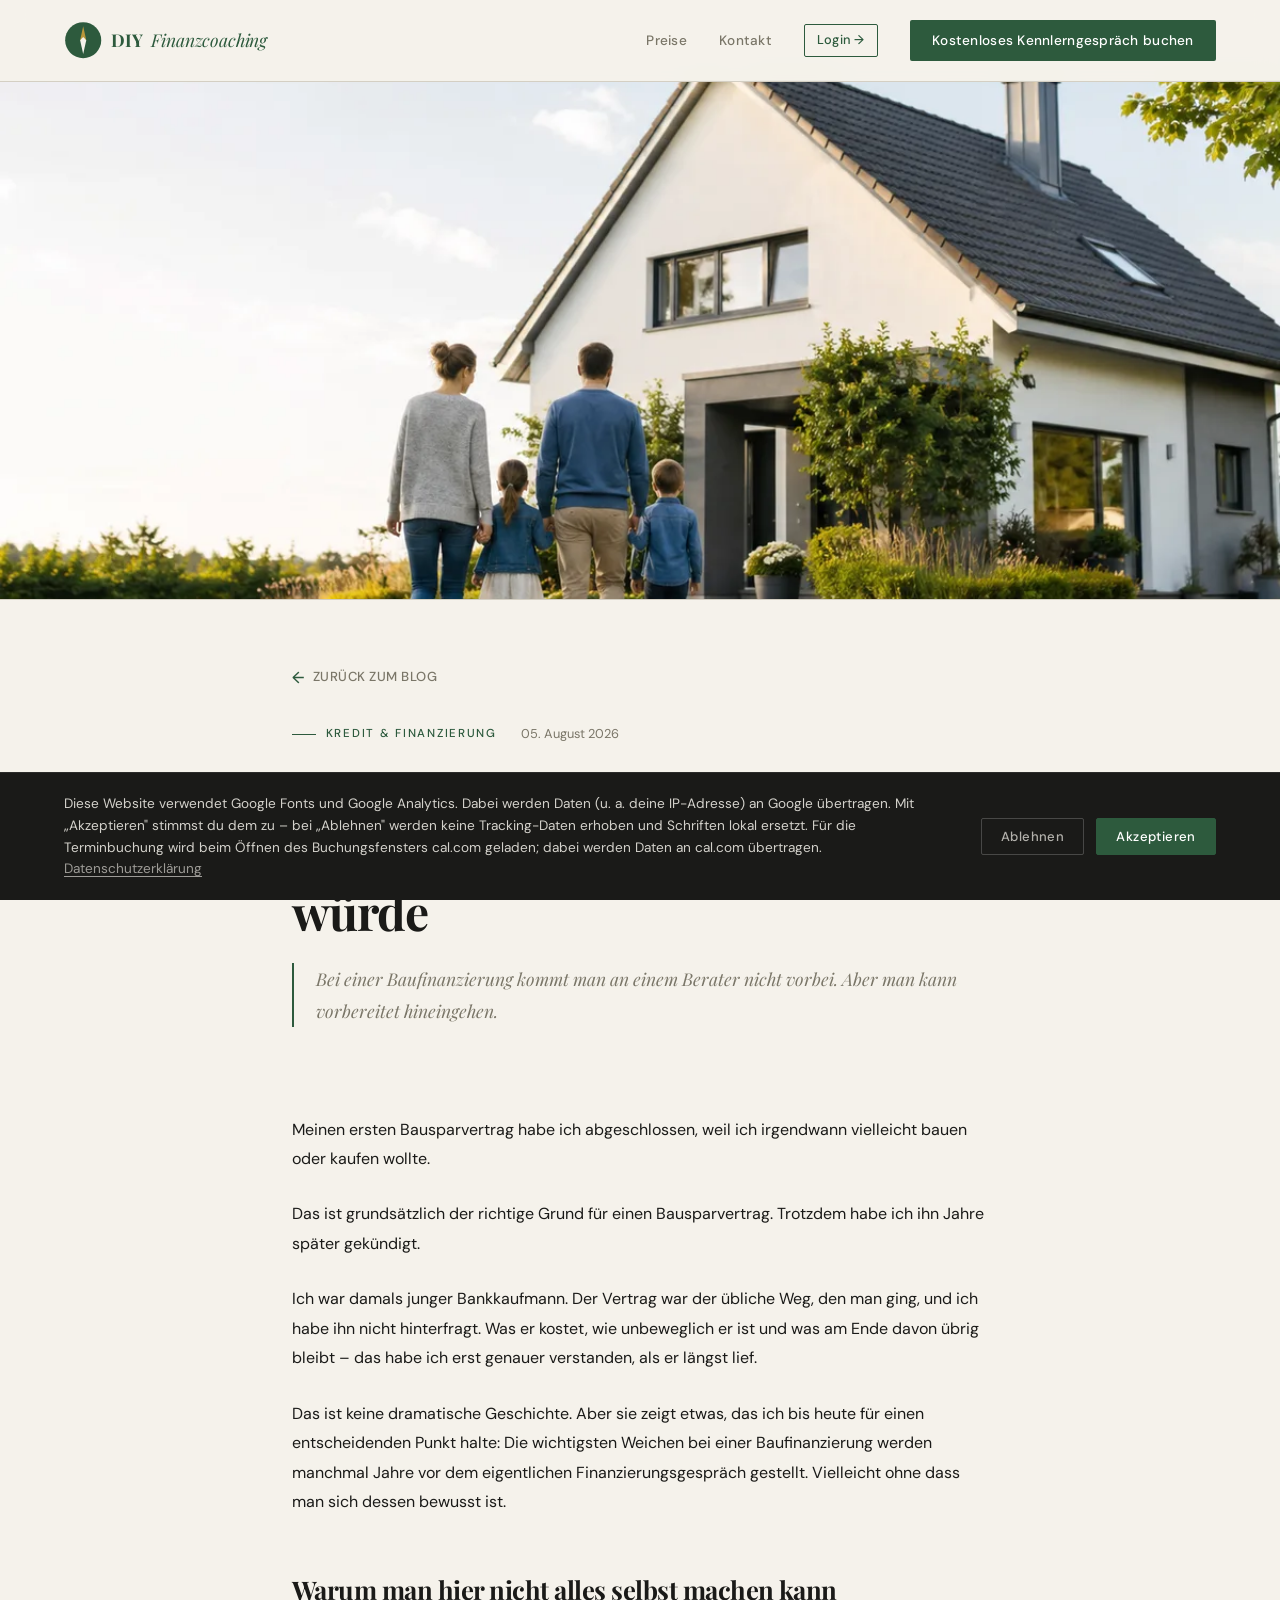
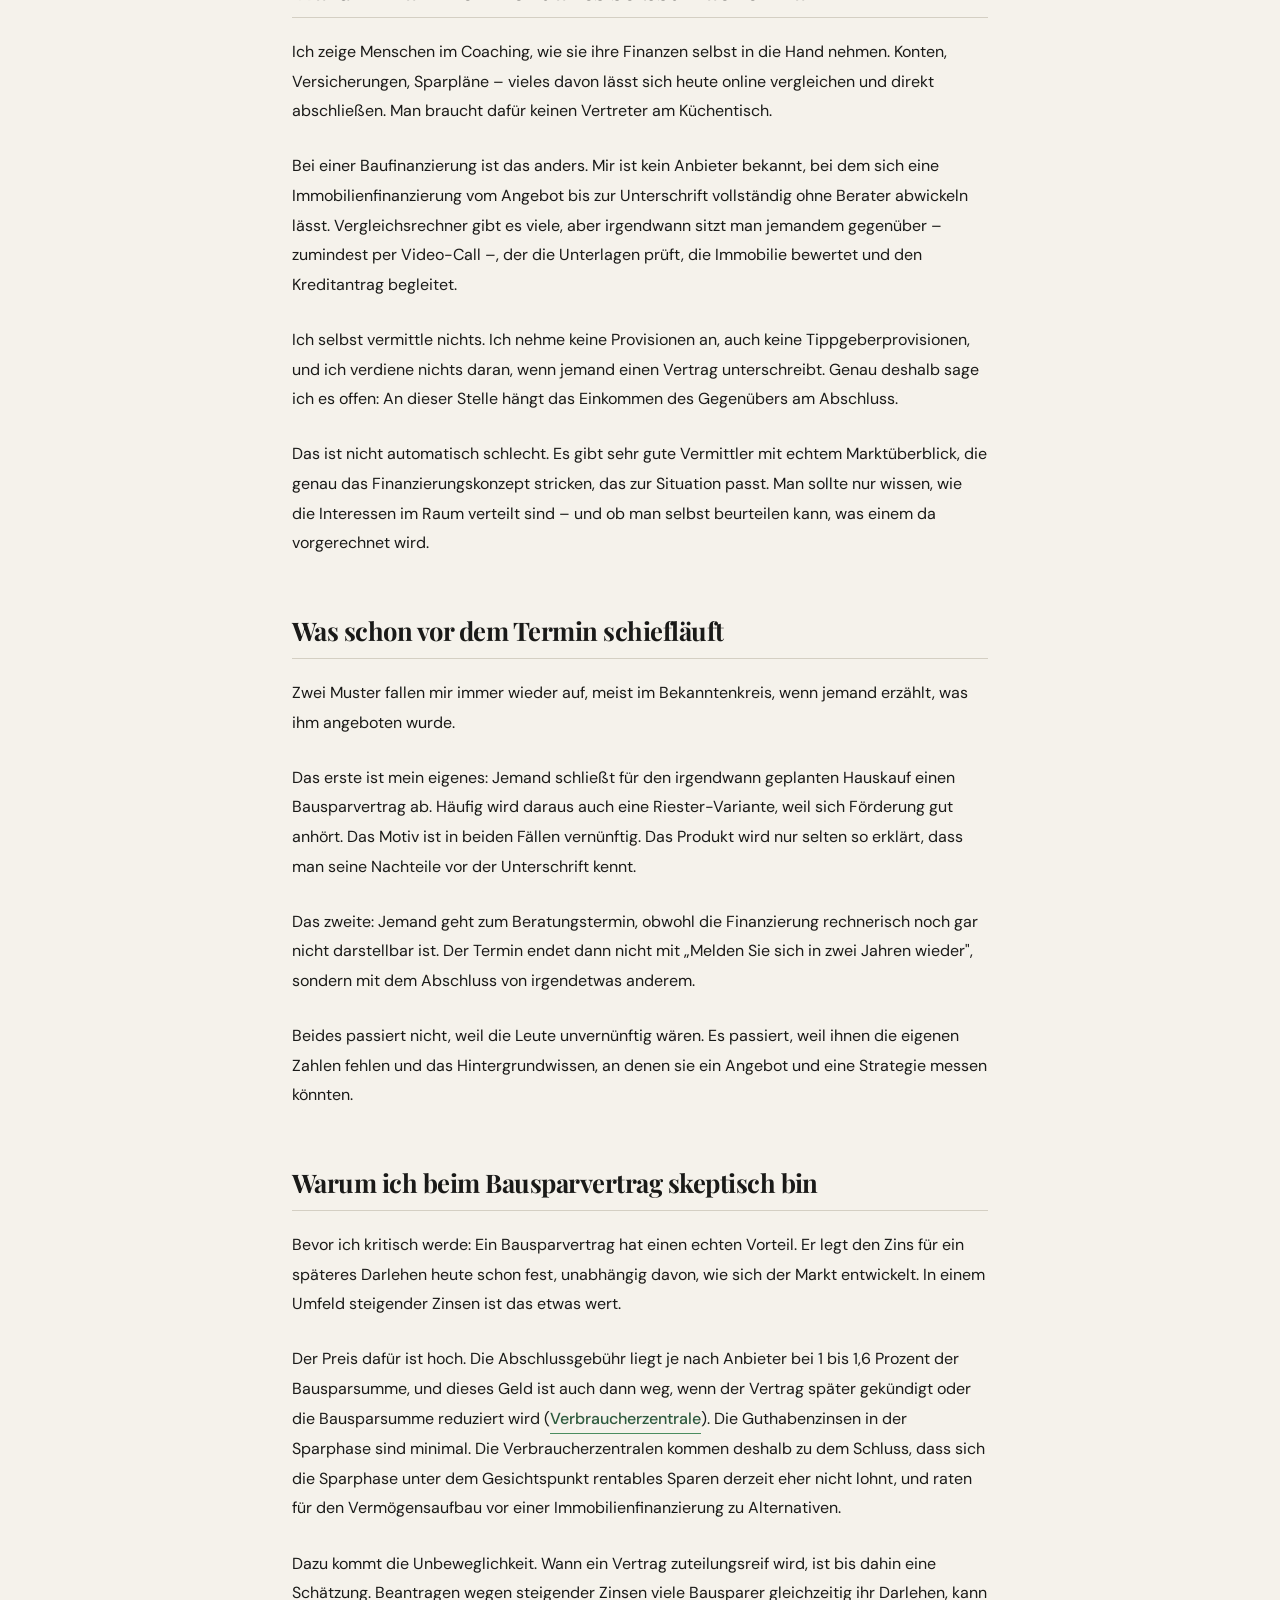
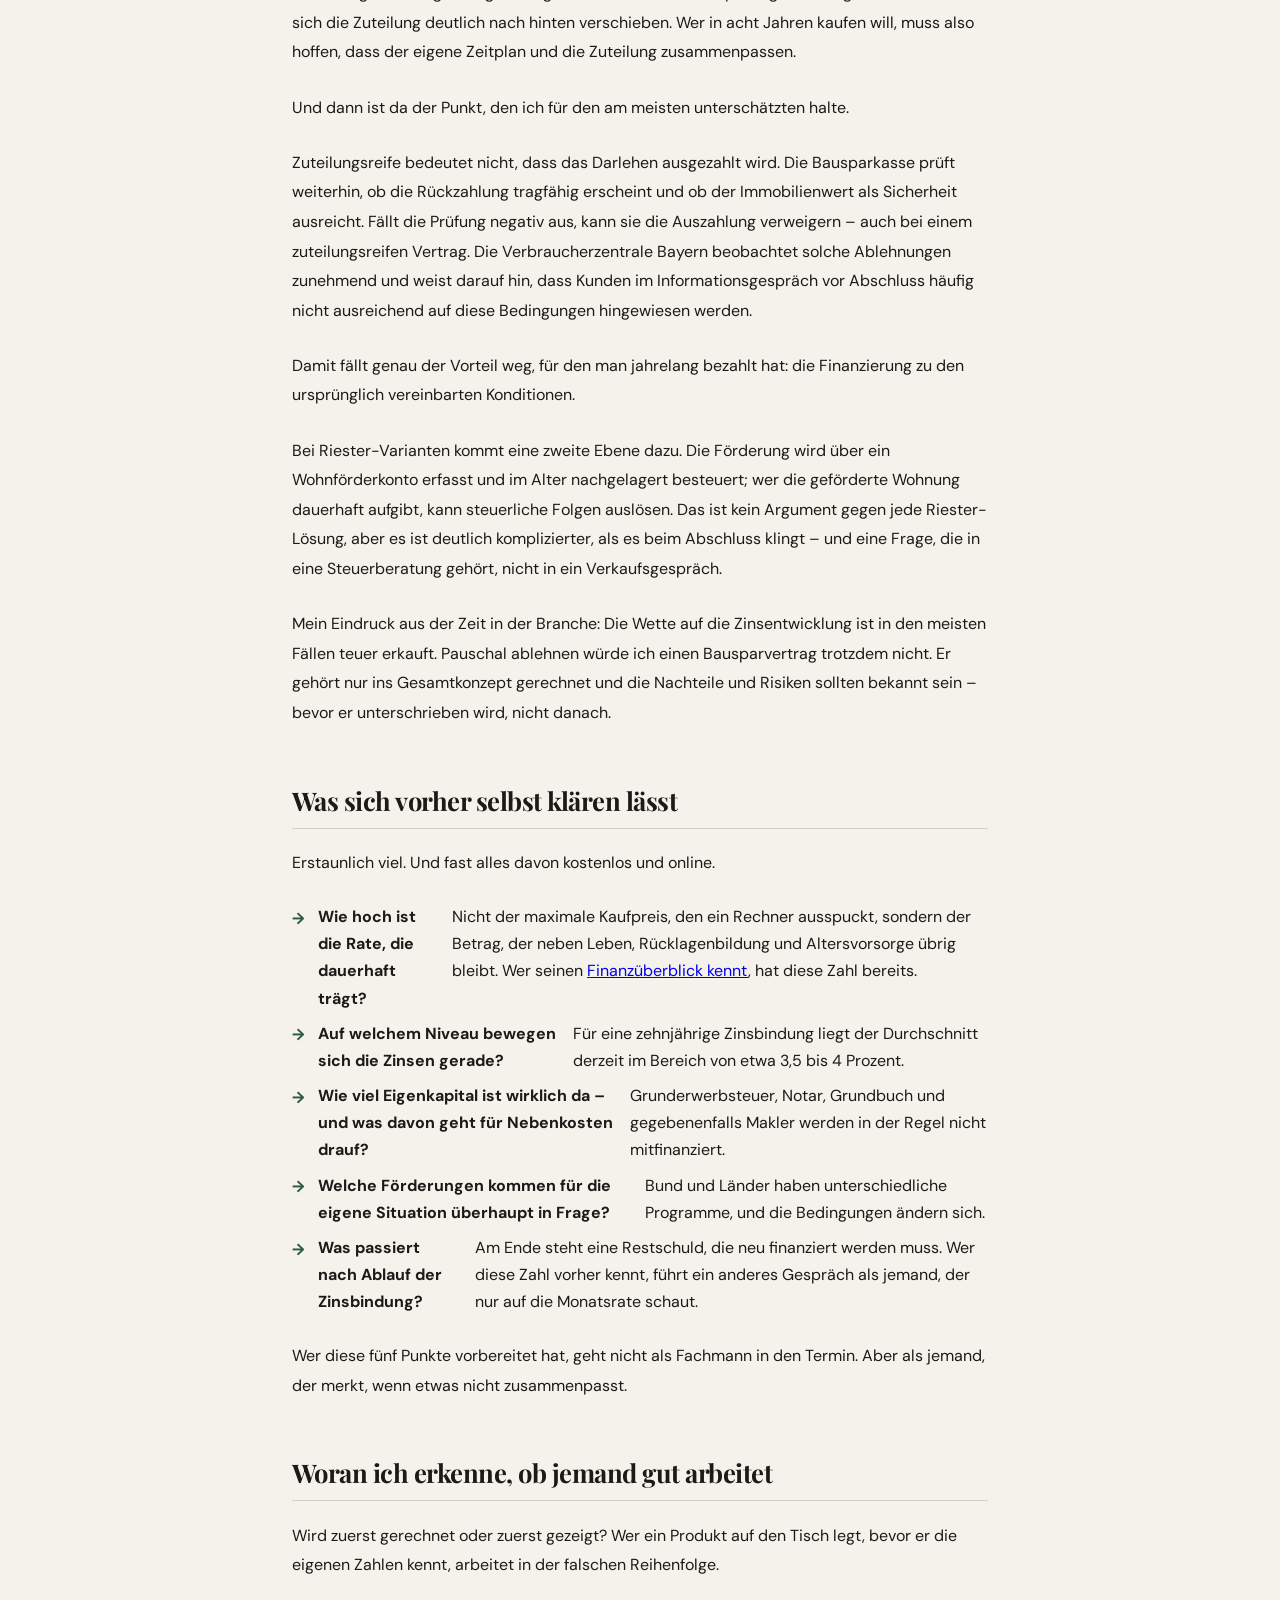
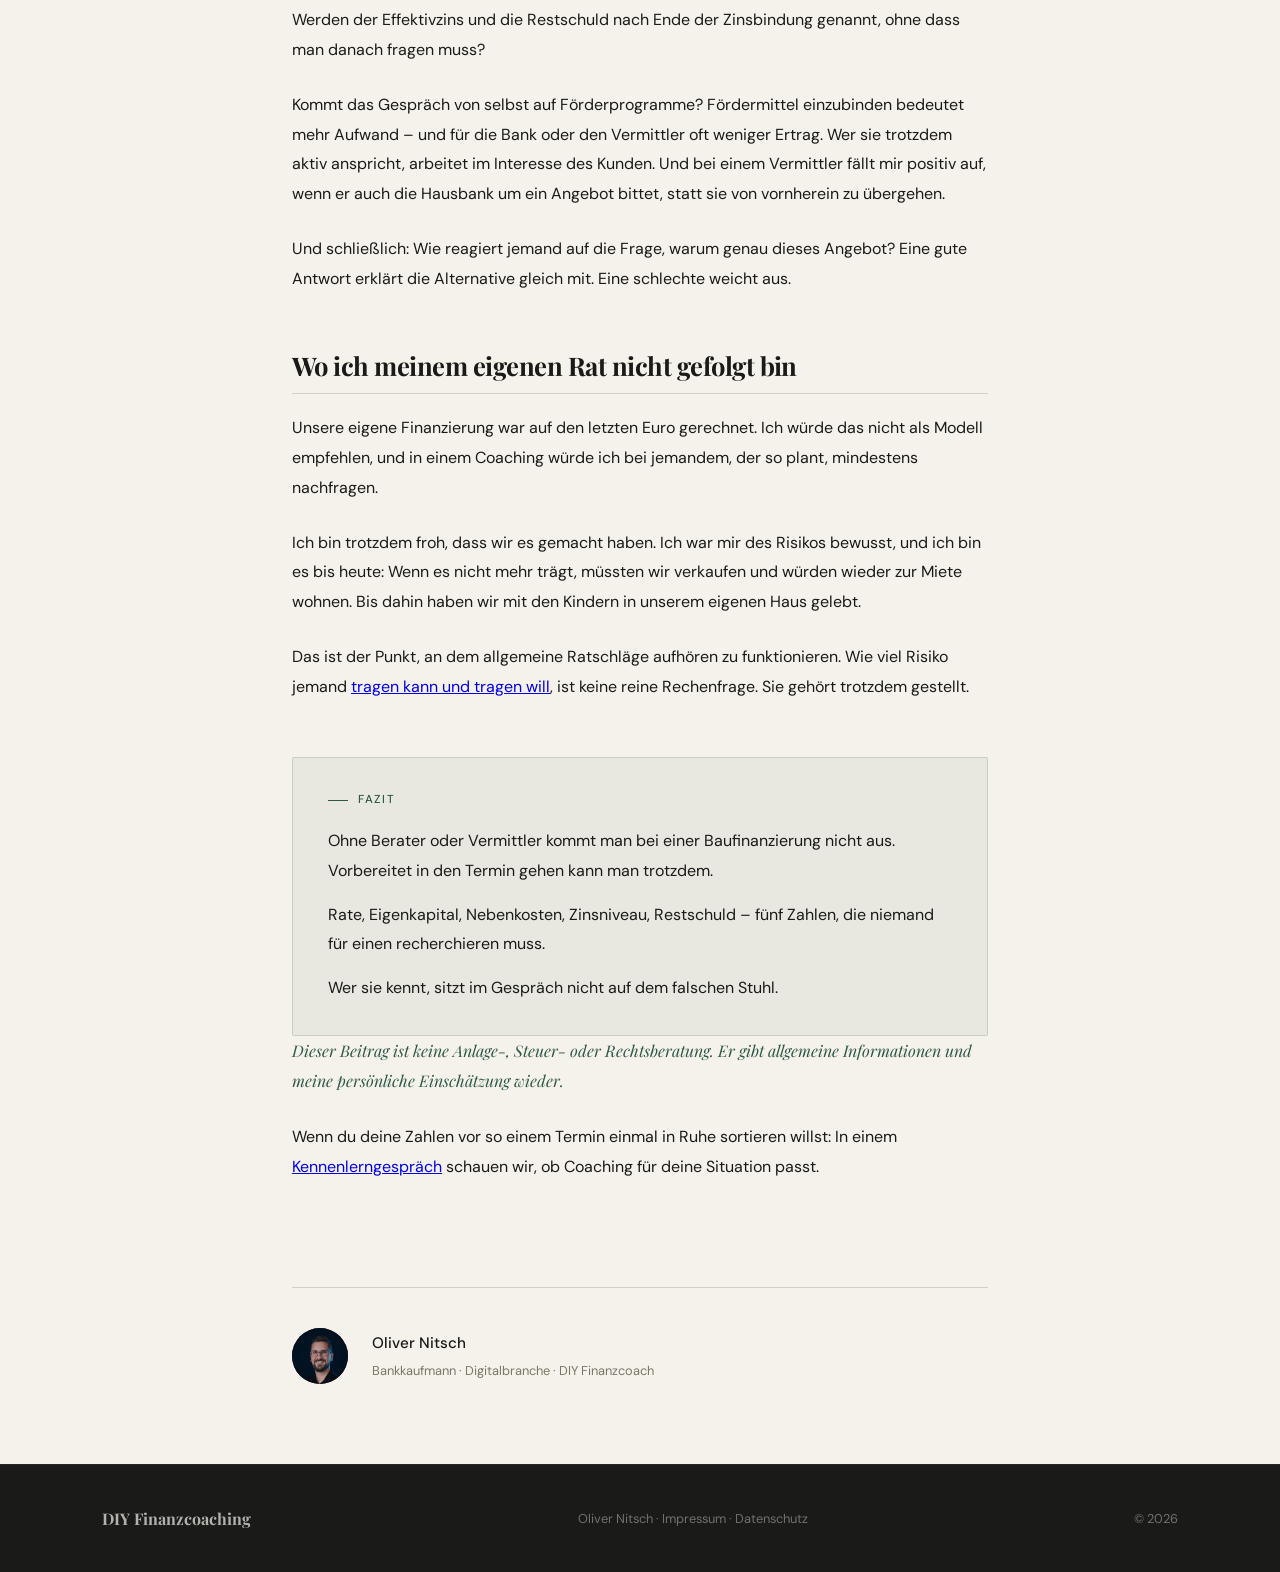
<file: blog/vorbereitung-bankgespraech-baufinanzierung/index.html>
<!DOCTYPE html>
<html lang="de">
<head>
<meta charset="UTF-8">
<meta name="viewport" content="width=device-width, initial-scale=1.0">
<title>Bankgespräch Baufinanzierung: Was ich vorher klären würde – DIY Finanzcoaching</title>
<meta name="description" content="Fünf Zahlen, die man vor dem Finanzierungsgespräch selbst kennen sollte – und warum ich beim Bausparvertrag skeptisch bin.">
<link rel="canonical" href="https://www.diy-finanzcoaching.de/blog/vorbereitung-bankgespraech-baufinanzierung/">
<meta property="og:title" content="Bankgespräch Baufinanzierung: Was ich vorher klären würde – DIY Finanzcoaching">
<meta property="og:description" content="Bei einer Baufinanzierung kommt man an einem Berater nicht vorbei. Aber man kann vorbereitet hineingehen.">
<meta property="og:type" content="article">
<meta property="og:url" content="https://www.diy-finanzcoaching.de/blog/vorbereitung-bankgespraech-baufinanzierung/">
<meta property="og:image" content="https://www.diy-finanzcoaching.de/blog/vorbereitung-bankgespraech-baufinanzierung/banner.webp">
<meta name="twitter:card" content="summary_large_image">
<meta name="twitter:title" content="Bankgespräch Baufinanzierung: Was ich vorher klären würde – DIY Finanzcoaching">
<meta name="twitter:description" content="Fünf Zahlen, die man vor dem Finanzierungsgespräch selbst kennen sollte – und warum ich beim Bausparvertrag skeptisch bin.">
<link rel="preconnect" href="https://fonts.googleapis.com">
<link href="https://fonts.googleapis.com/css2?family=Playfair+Display:ital,wght@0,400;0,700;1,400&family=DM+Sans:wght@300;400;500&display=swap" rel="stylesheet">
<link rel="stylesheet" href="../../style.css">
<script type="application/ld+json">
{
  "@context": "https://schema.org",
  "@type": "BlogPosting",
  "headline": "Was ich vor dem Bankgespräch zur Baufinanzierung vorbereiten würde",
  "author": { "@type": "Person", "name": "Oliver Nitsch" },
  "datePublished": "2026-08-05",
  "image": "https://www.diy-finanzcoaching.de/blog/vorbereitung-bankgespraech-baufinanzierung/banner.webp",
  "url": "https://www.diy-finanzcoaching.de/blog/vorbereitung-bankgespraech-baufinanzierung/"
}
</script>
<link rel="icon" type="image/x-icon" href="../../favicon.ico">
<link rel="icon" type="image/png" sizes="32x32" href="../../favicon_32.png">
<link rel="icon" type="image/png" sizes="16x16" href="../../favicon_16.png">
<link rel="apple-touch-icon" sizes="180x180" href="../../favicon_180.png">
</head>
<body>
<a href="#main-content" class="skip-link">Zum Inhalt springen</a>

<!-- NAV -->
<nav>
<a class="nav-logo" href="../../"><svg class="nav-logo-mark" viewBox="0 0 100 100" aria-hidden="true"><circle cx="50" cy="50" r="47" fill="#2d5a3d"/><polygon points="50,14 58,50 50,58 42,50" fill="#b8973a"/><polygon points="50,86 42,50 50,42 58,50" fill="#f5f2eb"/><circle cx="50" cy="50" r="5" fill="#f5f2eb"/></svg>DIY <span>Finanzcoaching</span></a>
  <div class="nav-links">
    <a class="nav-link" href="../../#pricing">Preise</a>
    <a class="nav-link" href="../../#contact">Kontakt</a>
    <a class="nav-link nav-link--login" href="https://app.diy-finanzcoaching.de/dashboard" rel="noopener noreferrer">Login →</a>
  </div>
  <a class="nav-cta" href="https://app.cal.com/diy-finanzcoaching-oliver-nitsch" data-cal-book rel="noopener noreferrer">Kostenloses Kennlerngespräch buchen</a>
  <button class="nav-burger" aria-label="Menü öffnen">
    <span></span>
    <span></span>
    <span></span>
  </button>
</nav>

<main id="main-content">

<!-- POST HERO -->
<div class="post-hero">
  <img
    class="post-banner"
    src="banner.webp"
    alt="Familie geht Hand in Hand auf ihr Eigenheim zu"
    loading="lazy"
    width="1200"
    height="630"
  >

  <div class="post-header reveal">
    <a class="post-back" href="../">Zurück zum Blog</a>
    <div class="post-meta">
      <span class="post-category">Kredit &amp; Finanzierung</span>
      <time class="post-date" datetime="2026-08-05">05. August 2026</time>
    </div>
    <h1 class="post-title">Was ich vor dem Bankgespräch zur Baufinanzierung vorbereiten würde</h1>
    <p class="post-lead">Bei einer Baufinanzierung kommt man an einem Berater nicht vorbei. Aber man kann vorbereitet hineingehen.</p>
  </div>
</div>

<!-- POST BODY -->
<article class="post-body reveal">

  <p>Meinen ersten Bausparvertrag habe ich abgeschlossen, weil ich irgendwann vielleicht bauen oder kaufen wollte.</p>

  <p>Das ist grundsätzlich der richtige Grund für einen Bausparvertrag. Trotzdem habe ich ihn Jahre später gekündigt.</p>

  <p>Ich war damals junger Bankkaufmann. Der Vertrag war der übliche Weg, den man ging, und ich habe ihn nicht hinterfragt. Was er kostet, wie unbeweglich er ist und was am Ende davon übrig bleibt – das habe ich erst genauer verstanden, als er längst lief.</p>

  <p>Das ist keine dramatische Geschichte. Aber sie zeigt etwas, das ich bis heute für einen entscheidenden Punkt halte: Die wichtigsten Weichen bei einer Baufinanzierung werden manchmal Jahre vor dem eigentlichen Finanzierungsgespräch gestellt. Vielleicht ohne dass man sich dessen bewusst ist.</p>

  <h2>Warum man hier nicht alles selbst machen kann</h2>

  <p>Ich zeige Menschen im Coaching, wie sie ihre Finanzen selbst in die Hand nehmen. Konten, Versicherungen, Sparpläne – vieles davon lässt sich heute online vergleichen und direkt abschließen. Man braucht dafür keinen Vertreter am Küchentisch.</p>

  <p>Bei einer Baufinanzierung ist das anders. Mir ist kein Anbieter bekannt, bei dem sich eine Immobilienfinanzierung vom Angebot bis zur Unterschrift vollständig ohne Berater abwickeln lässt. Vergleichsrechner gibt es viele, aber irgendwann sitzt man jemandem gegenüber – zumindest per Video-Call –, der die Unterlagen prüft, die Immobilie bewertet und den Kreditantrag begleitet.</p>

  <p>Ich selbst vermittle nichts. Ich nehme keine Provisionen an, auch keine Tippgeberprovisionen, und ich verdiene nichts daran, wenn jemand einen Vertrag unterschreibt. Genau deshalb sage ich es offen: An dieser Stelle hängt das Einkommen des Gegenübers am Abschluss.</p>

  <p>Das ist nicht automatisch schlecht. Es gibt sehr gute Vermittler mit echtem Marktüberblick, die genau das Finanzierungskonzept stricken, das zur Situation passt. Man sollte nur wissen, wie die Interessen im Raum verteilt sind – und ob man selbst beurteilen kann, was einem da vorgerechnet wird.</p>

  <h2>Was schon vor dem Termin schiefläuft</h2>

  <p>Zwei Muster fallen mir immer wieder auf, meist im Bekanntenkreis, wenn jemand erzählt, was ihm angeboten wurde.</p>

  <p>Das erste ist mein eigenes: Jemand schließt für den irgendwann geplanten Hauskauf einen Bausparvertrag ab. Häufig wird daraus auch eine Riester-Variante, weil sich Förderung gut anhört. Das Motiv ist in beiden Fällen vernünftig. Das Produkt wird nur selten so erklärt, dass man seine Nachteile vor der Unterschrift kennt.</p>

  <p>Das zweite: Jemand geht zum Beratungstermin, obwohl die Finanzierung rechnerisch noch gar nicht darstellbar ist. Der Termin endet dann nicht mit „Melden Sie sich in zwei Jahren wieder", sondern mit dem Abschluss von irgendetwas anderem.</p>

  <p>Beides passiert nicht, weil die Leute unvernünftig wären. Es passiert, weil ihnen die eigenen Zahlen fehlen und das Hintergrundwissen, an denen sie ein Angebot und eine Strategie messen könnten.</p>

  <h2>Warum ich beim Bausparvertrag skeptisch bin</h2>

  <p>Bevor ich kritisch werde: Ein Bausparvertrag hat einen echten Vorteil. Er legt den Zins für ein späteres Darlehen heute schon fest, unabhängig davon, wie sich der Markt entwickelt. In einem Umfeld steigender Zinsen ist das etwas wert.</p>

  <p>Der Preis dafür ist hoch. Die Abschlussgebühr liegt je nach Anbieter bei 1 bis 1,6 Prozent der Bausparsumme, und dieses Geld ist auch dann weg, wenn der Vertrag später gekündigt oder die Bausparsumme reduziert wird (<a class="post-external-link" href="https://www.verbraucherzentrale.de/wissen/geld-versicherungen/bau-und-immobilienfinanzierung/lohnt-sich-ein-bausparvertrag-7024" rel="noopener noreferrer" target="_blank">Verbraucherzentrale</a>). Die Guthabenzinsen in der Sparphase sind minimal. Die Verbraucherzentralen kommen deshalb zu dem Schluss, dass sich die Sparphase unter dem Gesichtspunkt rentables Sparen derzeit eher nicht lohnt, und raten für den Vermögensaufbau vor einer Immobilienfinanzierung zu Alternativen.</p>

  <p>Dazu kommt die Unbeweglichkeit. Wann ein Vertrag zuteilungsreif wird, ist bis dahin eine Schätzung. Beantragen wegen steigender Zinsen viele Bausparer gleichzeitig ihr Darlehen, kann sich die Zuteilung deutlich nach hinten verschieben. Wer in acht Jahren kaufen will, muss also hoffen, dass der eigene Zeitplan und die Zuteilung zusammenpassen.</p>

  <p>Und dann ist da der Punkt, den ich für den am meisten unterschätzten halte.</p>

  <p>Zuteilungsreife bedeutet nicht, dass das Darlehen ausgezahlt wird. Die Bausparkasse prüft weiterhin, ob die Rückzahlung tragfähig erscheint und ob der Immobilienwert als Sicherheit ausreicht. Fällt die Prüfung negativ aus, kann sie die Auszahlung verweigern – auch bei einem zuteilungsreifen Vertrag. Die Verbraucherzentrale Bayern beobachtet solche Ablehnungen zunehmend und weist darauf hin, dass Kunden im Informationsgespräch vor Abschluss häufig nicht ausreichend auf diese Bedingungen hingewiesen werden.</p>

  <p>Damit fällt genau der Vorteil weg, für den man jahrelang bezahlt hat: die Finanzierung zu den ursprünglich vereinbarten Konditionen.</p>

  <p>Bei Riester-Varianten kommt eine zweite Ebene dazu. Die Förderung wird über ein Wohnförderkonto erfasst und im Alter nachgelagert besteuert; wer die geförderte Wohnung dauerhaft aufgibt, kann steuerliche Folgen auslösen. Das ist kein Argument gegen jede Riester-Lösung, aber es ist deutlich komplizierter, als es beim Abschluss klingt – und eine Frage, die in eine Steuerberatung gehört, nicht in ein Verkaufsgespräch.</p>

  <p>Mein Eindruck aus der Zeit in der Branche: Die Wette auf die Zinsentwicklung ist in den meisten Fällen teuer erkauft. Pauschal ablehnen würde ich einen Bausparvertrag trotzdem nicht. Er gehört nur ins Gesamtkonzept gerechnet und die Nachteile und Risiken sollten bekannt sein – bevor er unterschrieben wird, nicht danach.</p>

  <h2>Was sich vorher selbst klären lässt</h2>

  <p>Erstaunlich viel. Und fast alles davon kostenlos und online.</p>

  <ul>
    <li><strong>Wie hoch ist die Rate, die dauerhaft trägt?</strong> <span>Nicht der maximale Kaufpreis, den ein Rechner ausspuckt, sondern der Betrag, der neben Leben, Rücklagenbildung und Altersvorsorge übrig bleibt. Wer seinen <a href="../excel-tool-vs-finanzguru/">Finanzüberblick kennt</a>, hat diese Zahl bereits.</span></li>
    <li><strong>Auf welchem Niveau bewegen sich die Zinsen gerade?</strong> Für eine zehnjährige Zinsbindung liegt der Durchschnitt derzeit im Bereich von etwa 3,5 bis 4 Prozent.</li>
    <li><strong>Wie viel Eigenkapital ist wirklich da – und was davon geht für Nebenkosten drauf?</strong> Grunderwerbsteuer, Notar, Grundbuch und gegebenenfalls Makler werden in der Regel nicht mitfinanziert.</li>
    <li><strong>Welche Förderungen kommen für die eigene Situation überhaupt in Frage?</strong> Bund und Länder haben unterschiedliche Programme, und die Bedingungen ändern sich.</li>
    <li><strong>Was passiert nach Ablauf der Zinsbindung?</strong> Am Ende steht eine Restschuld, die neu finanziert werden muss. Wer diese Zahl vorher kennt, führt ein anderes Gespräch als jemand, der nur auf die Monatsrate schaut.</li>
  </ul>

  <p>Wer diese fünf Punkte vorbereitet hat, geht nicht als Fachmann in den Termin. Aber als jemand, der merkt, wenn etwas nicht zusammenpasst.</p>

  <h2>Woran ich erkenne, ob jemand gut arbeitet</h2>

  <p>Wird zuerst gerechnet oder zuerst gezeigt? Wer ein Produkt auf den Tisch legt, bevor er die eigenen Zahlen kennt, arbeitet in der falschen Reihenfolge.</p>

  <p>Werden der Effektivzins und die Restschuld nach Ende der Zinsbindung genannt, ohne dass man danach fragen muss?</p>

  <p>Kommt das Gespräch von selbst auf Förderprogramme? Fördermittel einzubinden bedeutet mehr Aufwand – und für die Bank oder den Vermittler oft weniger Ertrag. Wer sie trotzdem aktiv anspricht, arbeitet im Interesse des Kunden. Und bei einem Vermittler fällt mir positiv auf, wenn er auch die Hausbank um ein Angebot bittet, statt sie von vornherein zu übergehen.</p>

  <p>Und schließlich: Wie reagiert jemand auf die Frage, warum genau dieses Angebot? Eine gute Antwort erklärt die Alternative gleich mit. Eine schlechte weicht aus.</p>

  <h2>Wo ich meinem eigenen Rat nicht gefolgt bin</h2>

  <p>Unsere eigene Finanzierung war auf den letzten Euro gerechnet. Ich würde das nicht als Modell empfehlen, und in einem Coaching würde ich bei jemandem, der so plant, mindestens nachfragen.</p>

  <p>Ich bin trotzdem froh, dass wir es gemacht haben. Ich war mir des Risikos bewusst, und ich bin es bis heute: Wenn es nicht mehr trägt, müssten wir verkaufen und würden wieder zur Miete wohnen. Bis dahin haben wir mit den Kindern in unserem eigenen Haus gelebt.</p>

  <p>Das ist der Punkt, an dem allgemeine Ratschläge aufhören zu funktionieren. Wie viel Risiko jemand <a href="../was-traegt-wenn-alles-wackelt/">tragen kann und tragen will</a>, ist keine reine Rechenfrage. Sie gehört trotzdem gestellt.</p>

  <div class="post-fazit">
    <div class="post-fazit-label">Fazit</div>
    <p>Ohne Berater oder Vermittler kommt man bei einer Baufinanzierung nicht aus. Vorbereitet in den Termin gehen kann man trotzdem.</p>
    <p>Rate, Eigenkapital, Nebenkosten, Zinsniveau, Restschuld – fünf Zahlen, die niemand für einen recherchieren muss.</p>
    <p>Wer sie kennt, sitzt im Gespräch nicht auf dem falschen Stuhl.</p>
  </div>

  <p><em>Dieser Beitrag ist keine Anlage-, Steuer- oder Rechtsberatung. Er gibt allgemeine Informationen und meine persönliche Einschätzung wieder.</em></p>

  <p>Wenn du deine Zahlen vor so einem Termin einmal in Ruhe sortieren willst: In einem <a href="https://app.cal.com/diy-finanzcoaching-oliver-nitsch" data-cal-book rel="noopener noreferrer">Kennenlerngespräch</a> schauen wir, ob Coaching für deine Situation passt.</p>

</article>

<!-- AUTHOR BAR -->
<div class="post-author-bar reveal">
  <div class="post-author-inner">
    <img class="post-author-avatar" src="../../Assets/Portrait%20Bart%20gestutzt.webp" alt="Oliver Nitsch" width="56" height="56">
    <div class="post-author-info">
      <div class="post-author-name">Oliver Nitsch</div>
      <div class="post-author-role">Bankkaufmann · Digitalbranche · DIY Finanzcoach</div>
    </div>
  </div>
</div>

</main>

<!-- FOOTER -->
<footer></footer>

<script src="../../main.js"></script>
</body>
</html>
</file>
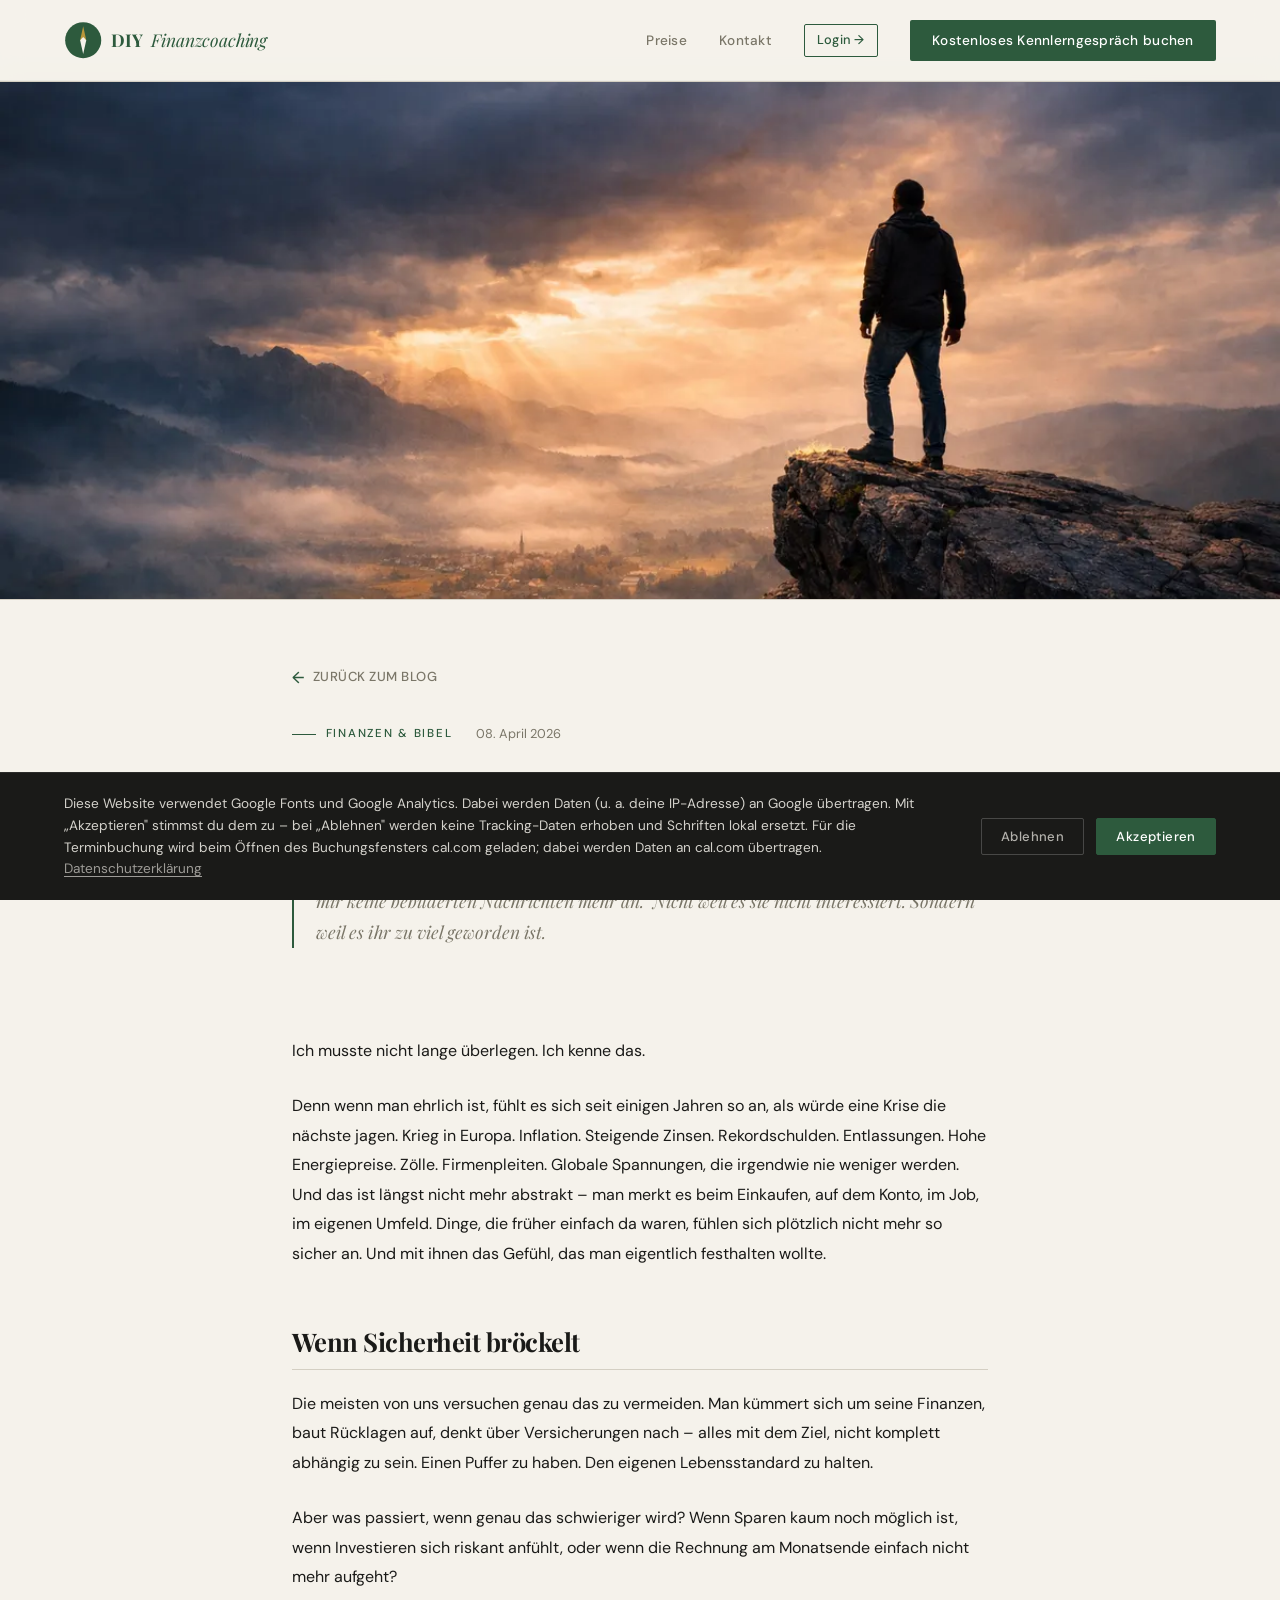
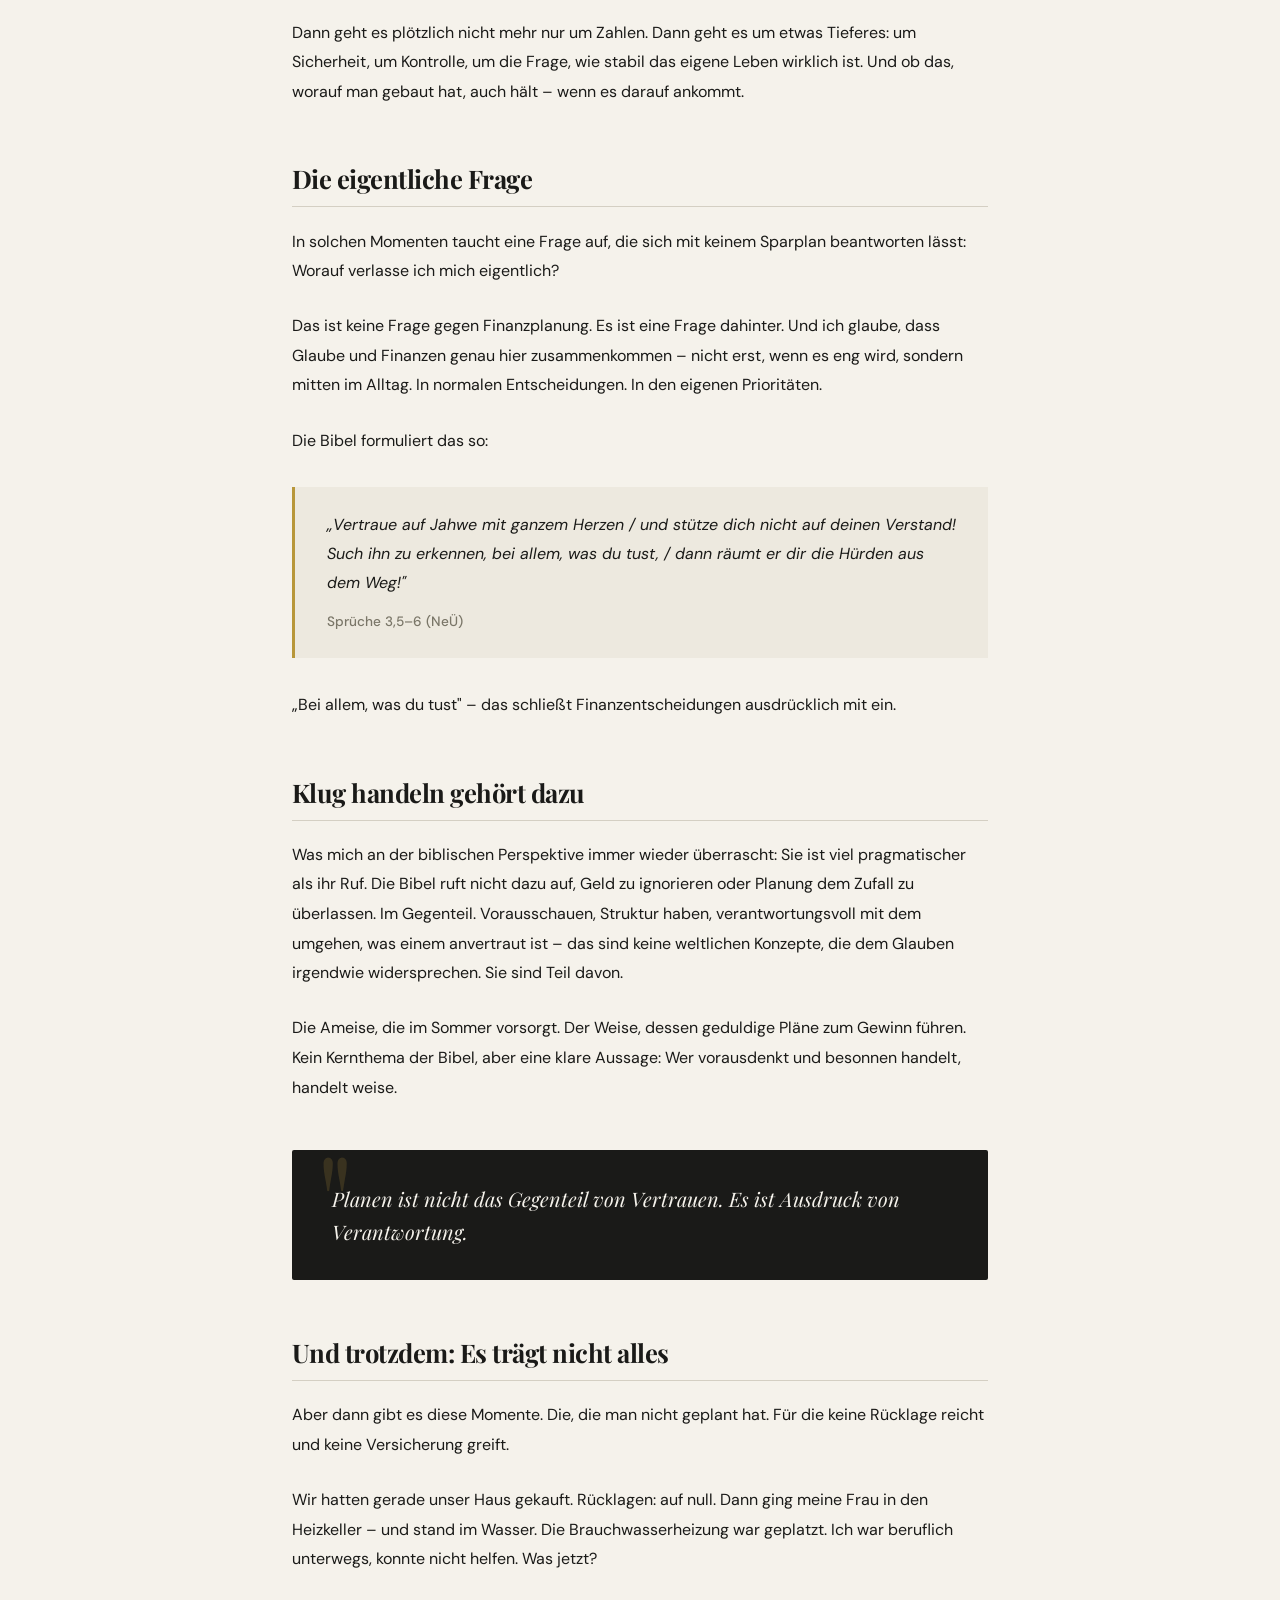
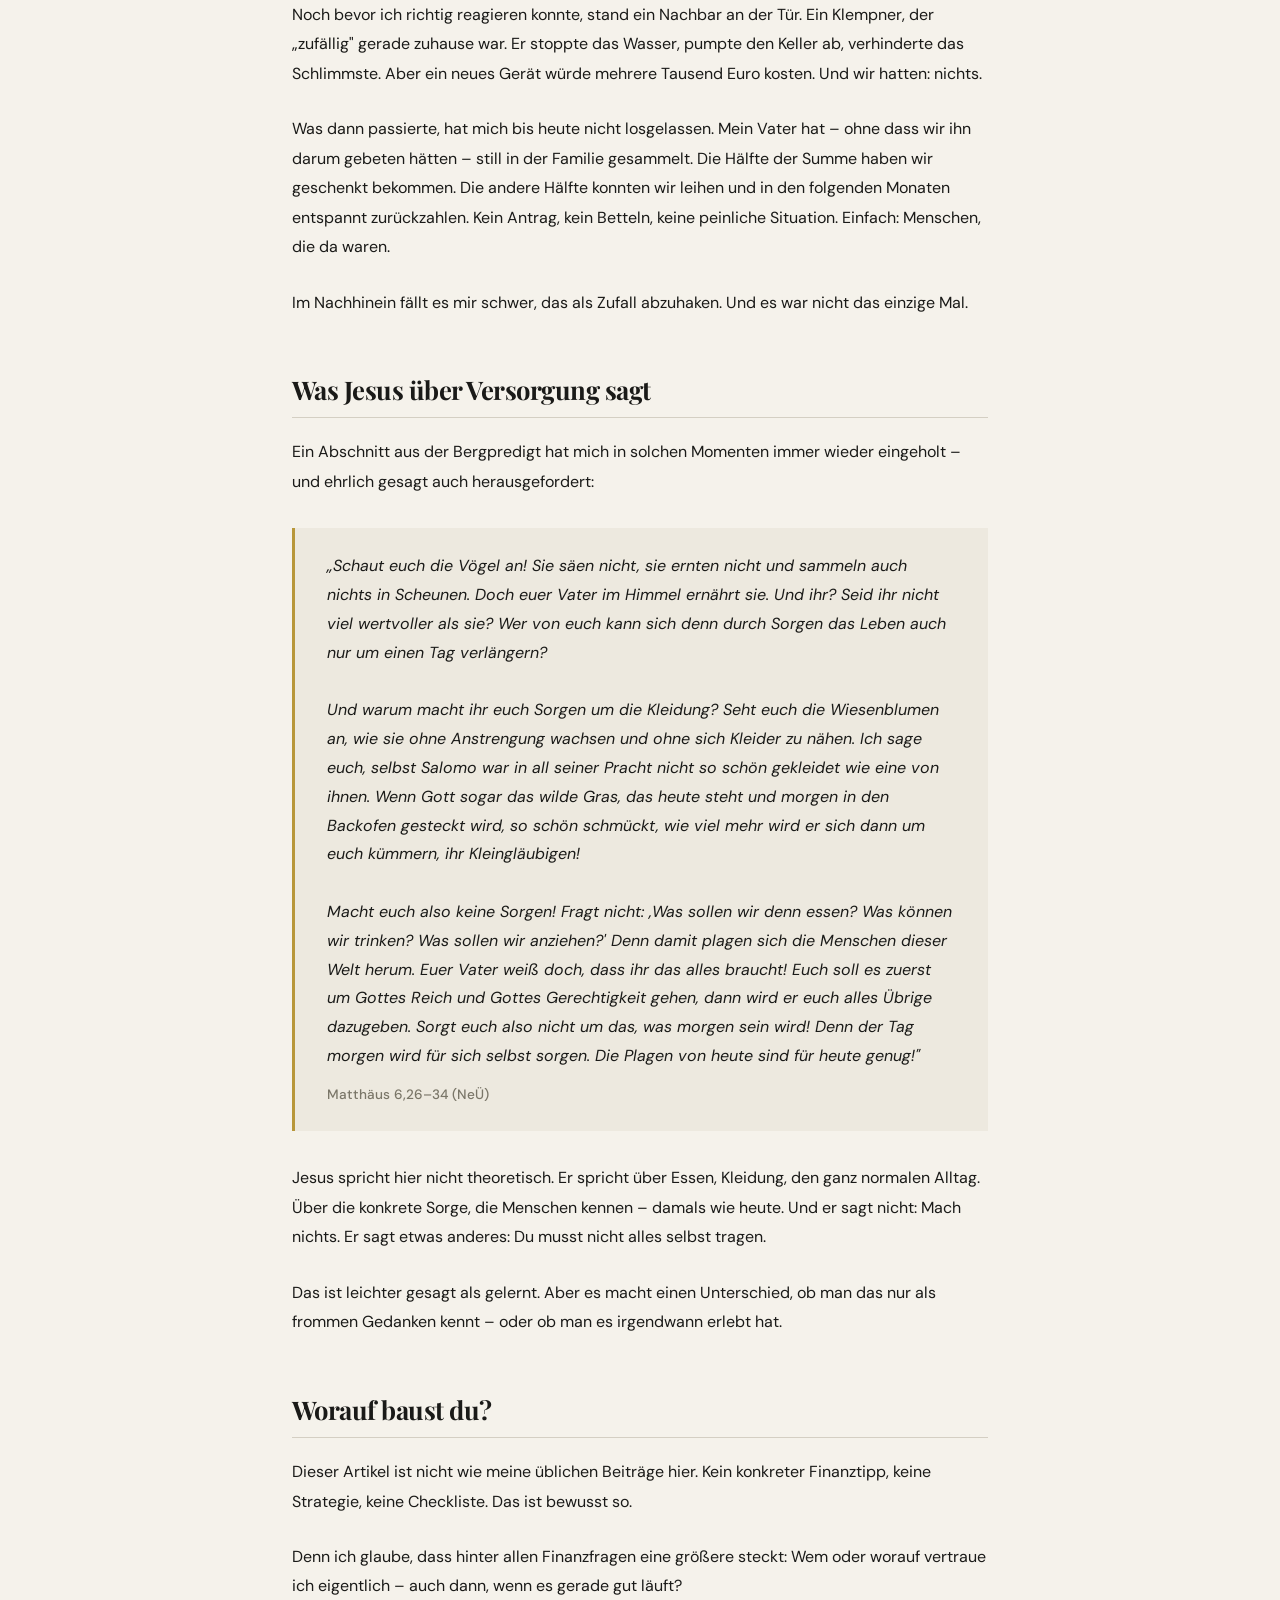
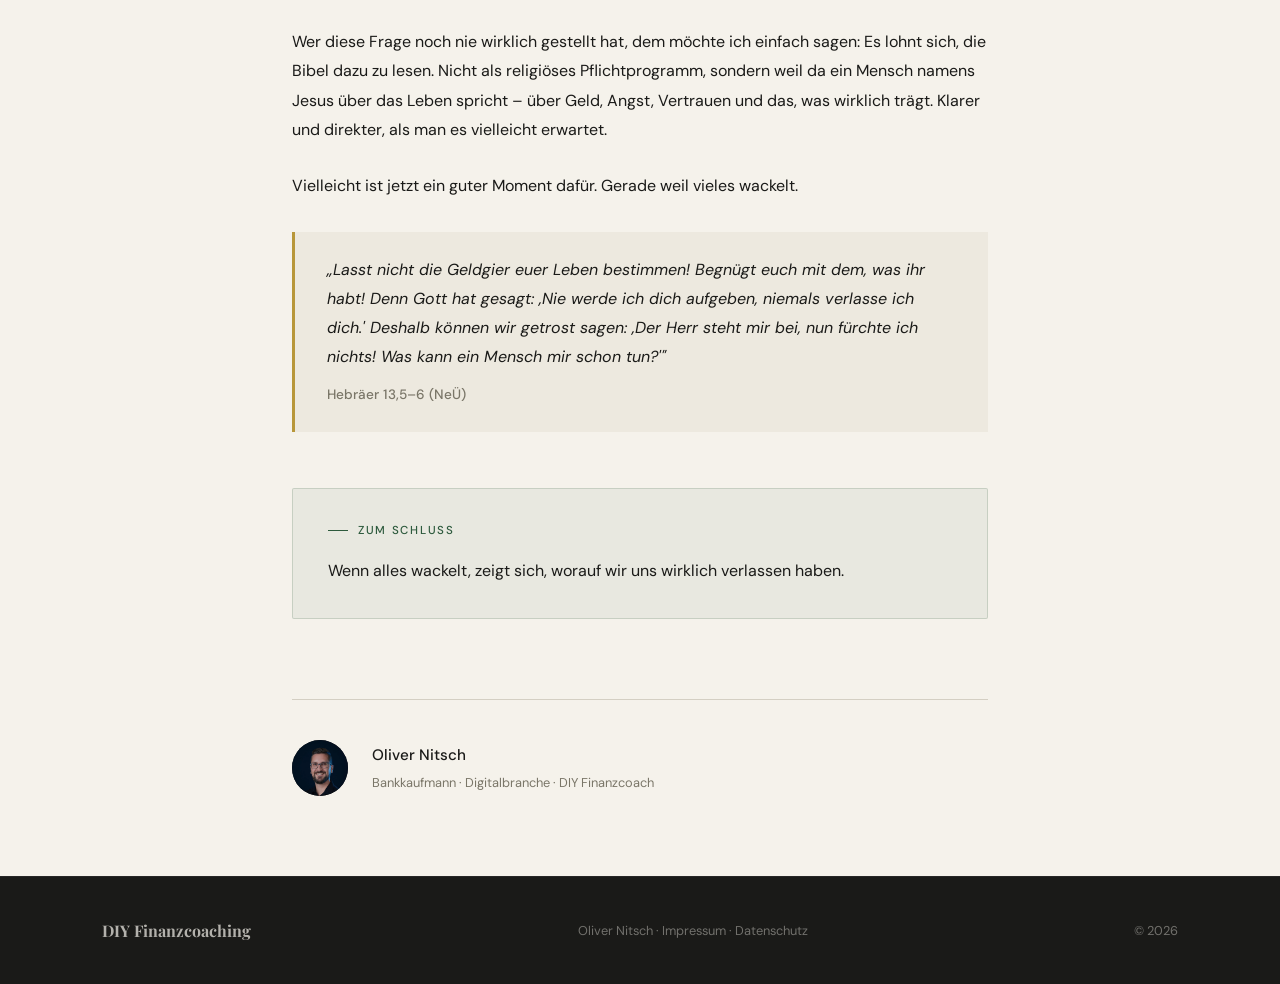
<file: blog/was-traegt-wenn-alles-wackelt/index.html>
<!DOCTYPE html>
<html lang="de">
<head>
<meta charset="UTF-8">
<meta name="viewport" content="width=device-width, initial-scale=1.0">
<title>Was trägt, wenn alles wackelt? – DIY Finanzcoaching</title>
<meta name="description" content="Krisen, Unsicherheit, bröckelnde Sicherheit – Oliver Nitsch fragt, worauf wir uns wirklich verlassen, wenn Finanzplanung an ihre Grenzen stößt.">
<link rel="canonical" href="https://www.diy-finanzcoaching.de/blog/was-traegt-wenn-alles-wackelt/">
<meta property="og:title" content="Was trägt, wenn alles wackelt? – DIY Finanzcoaching">
<meta property="og:description" content="Krisen, Unsicherheit, bröckelnde Sicherheit – was trägt wirklich, wenn Planung an ihre Grenzen stößt? Ein persönlicher Beitrag über Finanzen und Vertrauen.">
<meta property="og:type" content="article">
<meta property="og:url" content="https://www.diy-finanzcoaching.de/blog/was-traegt-wenn-alles-wackelt/">
<meta property="og:image" content="https://www.diy-finanzcoaching.de/blog/was-traegt-wenn-alles-wackelt/banner.webp">
<meta name="twitter:card" content="summary_large_image">
<meta name="twitter:title" content="Was trägt, wenn alles wackelt? – DIY Finanzcoaching">
<meta name="twitter:description" content="Krisen, Unsicherheit, bröckelnde Sicherheit – was trägt wirklich, wenn Planung an ihre Grenzen stößt?">
<link rel="preconnect" href="https://fonts.googleapis.com">
<link href="https://fonts.googleapis.com/css2?family=Playfair+Display:ital,wght@0,400;0,700;1,400&family=DM+Sans:wght@300;400;500&display=swap" rel="stylesheet">
<link rel="stylesheet" href="../../style.css">
<script type="application/ld+json">
{
  "@context": "https://schema.org",
  "@type": "BlogPosting",
  "headline": "Was trägt, wenn alles wackelt?",
  "author": { "@type": "Person", "name": "Oliver Nitsch" },
  "datePublished": "2026-04-08",
  "image": "https://www.diy-finanzcoaching.de/blog/was-traegt-wenn-alles-wackelt/banner.webp",
  "url": "https://www.diy-finanzcoaching.de/blog/was-traegt-wenn-alles-wackelt/"
}
</script>
<link rel="icon" type="image/x-icon" href="../../favicon.ico">
<link rel="icon" type="image/png" sizes="32x32" href="../../favicon_32.png">
<link rel="icon" type="image/png" sizes="16x16" href="../../favicon_16.png">
<link rel="apple-touch-icon" sizes="180x180" href="../../favicon_180.png">
</head>
<body>
<a href="#main-content" class="skip-link">Zum Inhalt springen</a>

<!-- NAV -->
<nav>
<a class="nav-logo" href="../../"><svg class="nav-logo-mark" viewBox="0 0 100 100" aria-hidden="true"><circle cx="50" cy="50" r="47" fill="#2d5a3d"/><polygon points="50,14 58,50 50,58 42,50" fill="#b8973a"/><polygon points="50,86 42,50 50,42 58,50" fill="#f5f2eb"/><circle cx="50" cy="50" r="5" fill="#f5f2eb"/></svg>DIY <span>Finanzcoaching</span></a>
  <div class="nav-links">
    <a class="nav-link" href="../../#pricing">Preise</a>
    <a class="nav-link" href="../../#contact">Kontakt</a>
    <a class="nav-link nav-link--login" href="https://app.diy-finanzcoaching.de/dashboard" rel="noopener noreferrer">Login →</a>
  </div>
  <a class="nav-cta" href="https://app.cal.com/diy-finanzcoaching-oliver-nitsch" data-cal-book rel="noopener noreferrer">Kostenloses Kennlerngespräch buchen</a>
  <button class="nav-burger" aria-label="Menü öffnen">
    <span></span>
    <span></span>
    <span></span>
  </button>
</nav>

<main id="main-content">

<!-- POST HERO -->
<div class="post-hero">
  <img
    class="post-banner"
    src="banner.webp"
    alt="Was trägt, wenn alles wackelt?"
    loading="lazy"
    width="1200"
    height="630"
  >

  <div class="post-header reveal">
    <a class="post-back" href="../">Zurück zum Blog</a>
    <div class="post-meta">
      <span class="post-category">Finanzen &amp; Bibel</span>
      <time class="post-date" datetime="2026-04-08">08. April 2026</time>
    </div>
    <h1 class="post-title">Was trägt, wenn alles wackelt?</h1>
    <p class="post-lead">Vor kurzem hatte ich ein Gespräch mit einer Kollegin. Sie sagte irgendwann: „Ich schaue mir keine bebilderten Nachrichten mehr an." Nicht weil es sie nicht interessiert. Sondern weil es ihr zu viel geworden ist.</p>
  </div>
</div>

<!-- POST BODY -->
<article class="post-body reveal">

  <p>Ich musste nicht lange überlegen. Ich kenne das.</p>

  <p>Denn wenn man ehrlich ist, fühlt es sich seit einigen Jahren so an, als würde eine Krise die nächste jagen. Krieg in Europa. Inflation. Steigende Zinsen. Rekordschulden. Entlassungen. Hohe Energiepreise. Zölle. Firmenpleiten. Globale Spannungen, die irgendwie nie weniger werden. Und das ist längst nicht mehr abstrakt – man merkt es beim Einkaufen, auf dem Konto, im Job, im eigenen Umfeld. Dinge, die früher einfach da waren, fühlen sich plötzlich nicht mehr so sicher an. Und mit ihnen das Gefühl, das man eigentlich festhalten wollte.</p>

  <h2>Wenn Sicherheit bröckelt</h2>

  <p>Die meisten von uns versuchen genau das zu vermeiden. Man kümmert sich um seine Finanzen, baut Rücklagen auf, denkt über Versicherungen nach – alles mit dem Ziel, nicht komplett abhängig zu sein. Einen Puffer zu haben. Den eigenen Lebensstandard zu halten.</p>

  <p>Aber was passiert, wenn genau das schwieriger wird? Wenn Sparen kaum noch möglich ist, wenn Investieren sich riskant anfühlt, oder wenn die Rechnung am Monatsende einfach nicht mehr aufgeht?</p>

  <p>Dann geht es plötzlich nicht mehr nur um Zahlen. Dann geht es um etwas Tieferes: um Sicherheit, um Kontrolle, um die Frage, wie stabil das eigene Leben wirklich ist. Und ob das, worauf man gebaut hat, auch hält – wenn es darauf ankommt.</p>

  <h2>Die eigentliche Frage</h2>

  <p>In solchen Momenten taucht eine Frage auf, die sich mit keinem Sparplan beantworten lässt: Worauf verlasse ich mich eigentlich?</p>

  <p>Das ist keine Frage gegen Finanzplanung. Es ist eine Frage dahinter. Und ich glaube, dass Glaube und Finanzen genau hier zusammenkommen – nicht erst, wenn es eng wird, sondern mitten im Alltag. In normalen Entscheidungen. In den eigenen Prioritäten.</p>

  <p>Die Bibel formuliert das so:</p>

  <blockquote class="post-bible">
    „Vertraue auf Jahwe mit ganzem Herzen / und stütze dich nicht auf deinen Verstand! Such ihn zu erkennen, bei allem, was du tust, / dann räumt er dir die Hürden aus dem Weg!"
    <cite>Sprüche 3,5–6 (NeÜ)</cite>
  </blockquote>

  <p>„Bei allem, was du tust" – das schließt Finanzentscheidungen ausdrücklich mit ein.</p>

  <h2>Klug handeln gehört dazu</h2>

  <p>Was mich an der biblischen Perspektive immer wieder überrascht: Sie ist viel pragmatischer als ihr Ruf. Die Bibel ruft nicht dazu auf, Geld zu ignorieren oder Planung dem Zufall zu überlassen. Im Gegenteil. Vorausschauen, Struktur haben, verantwortungsvoll mit dem umgehen, was einem anvertraut ist – das sind keine weltlichen Konzepte, die dem Glauben irgendwie widersprechen. Sie sind Teil davon.</p>

  <p>Die Ameise, die im Sommer vorsorgt. Der Weise, dessen geduldige Pläne zum Gewinn führen. Kein Kernthema der Bibel, aber eine klare Aussage: Wer vorausdenkt und besonnen handelt, handelt weise.</p>

  <div class="post-pullquote">
    <p>Planen ist nicht das Gegenteil von Vertrauen. Es ist Ausdruck von Verantwortung.</p>
  </div>

  <h2>Und trotzdem: Es trägt nicht alles</h2>

  <p>Aber dann gibt es diese Momente. Die, die man nicht geplant hat. Für die keine Rücklage reicht und keine Versicherung greift.</p>

  <p>Wir hatten gerade unser Haus gekauft. Rücklagen: auf null. Dann ging meine Frau in den Heizkeller – und stand im Wasser. Die Brauchwasserheizung war geplatzt. Ich war beruflich unterwegs, konnte nicht helfen. Was jetzt?</p>

  <p>Noch bevor ich richtig reagieren konnte, stand ein Nachbar an der Tür. Ein Klempner, der „zufällig" gerade zuhause war. Er stoppte das Wasser, pumpte den Keller ab, verhinderte das Schlimmste. Aber ein neues Gerät würde mehrere Tausend Euro kosten. Und wir hatten: nichts.</p>

  <p>Was dann passierte, hat mich bis heute nicht losgelassen. Mein Vater hat – ohne dass wir ihn darum gebeten hätten – still in der Familie gesammelt. Die Hälfte der Summe haben wir geschenkt bekommen. Die andere Hälfte konnten wir leihen und in den folgenden Monaten entspannt zurückzahlen. Kein Antrag, kein Betteln, keine peinliche Situation. Einfach: Menschen, die da waren.</p>

  <p>Im Nachhinein fällt es mir schwer, das als Zufall abzuhaken. Und es war nicht das einzige Mal.</p>

  <h2>Was Jesus über Versorgung sagt</h2>

  <p>Ein Abschnitt aus der Bergpredigt hat mich in solchen Momenten immer wieder eingeholt – und ehrlich gesagt auch herausgefordert:</p>

  <blockquote class="post-bible">
    „Schaut euch die Vögel an! Sie säen nicht, sie ernten nicht und sammeln auch nichts in Scheunen. Doch euer Vater im Himmel ernährt sie. Und ihr? Seid ihr nicht viel wertvoller als sie? Wer von euch kann sich denn durch Sorgen das Leben auch nur um einen Tag verlängern?
    <br><br>
    Und warum macht ihr euch Sorgen um die Kleidung? Seht euch die Wiesenblumen an, wie sie ohne Anstrengung wachsen und ohne sich Kleider zu nähen. Ich sage euch, selbst Salomo war in all seiner Pracht nicht so schön gekleidet wie eine von ihnen. Wenn Gott sogar das wilde Gras, das heute steht und morgen in den Backofen gesteckt wird, so schön schmückt, wie viel mehr wird er sich dann um euch kümmern, ihr Kleingläubigen!
    <br><br>
    Macht euch also keine Sorgen! Fragt nicht: ‚Was sollen wir denn essen? Was können wir trinken? Was sollen wir anziehen?' Denn damit plagen sich die Menschen dieser Welt herum. Euer Vater weiß doch, dass ihr das alles braucht! Euch soll es zuerst um Gottes Reich und Gottes Gerechtigkeit gehen, dann wird er euch alles Übrige dazugeben. Sorgt euch also nicht um das, was morgen sein wird! Denn der Tag morgen wird für sich selbst sorgen. Die Plagen von heute sind für heute genug!"
    <cite>Matthäus 6,26–34 (NeÜ)</cite>
  </blockquote>

  <p>Jesus spricht hier nicht theoretisch. Er spricht über Essen, Kleidung, den ganz normalen Alltag. Über die konkrete Sorge, die Menschen kennen – damals wie heute. Und er sagt nicht: Mach nichts. Er sagt etwas anderes: Du musst nicht alles selbst tragen.</p>

  <p>Das ist leichter gesagt als gelernt. Aber es macht einen Unterschied, ob man das nur als frommen Gedanken kennt – oder ob man es irgendwann erlebt hat.</p>

  <h2>Worauf baust du?</h2>

  <p>Dieser Artikel ist nicht wie meine üblichen Beiträge hier. Kein konkreter Finanztipp, keine Strategie, keine Checkliste. Das ist bewusst so.</p>

  <p>Denn ich glaube, dass hinter allen Finanzfragen eine größere steckt: Wem oder worauf vertraue ich eigentlich – auch dann, wenn es gerade gut läuft?</p>

  <p>Wer diese Frage noch nie wirklich gestellt hat, dem möchte ich einfach sagen: Es lohnt sich, die Bibel dazu zu lesen. Nicht als religiöses Pflichtprogramm, sondern weil da ein Mensch namens Jesus über das Leben spricht – über Geld, Angst, Vertrauen und das, was wirklich trägt. Klarer und direkter, als man es vielleicht erwartet.</p>

  <p>Vielleicht ist jetzt ein guter Moment dafür. Gerade weil vieles wackelt.</p>

  <blockquote class="post-bible">
    „Lasst nicht die Geldgier euer Leben bestimmen! Begnügt euch mit dem, was ihr habt! Denn Gott hat gesagt: ‚Nie werde ich dich aufgeben, niemals verlasse ich dich.' Deshalb können wir getrost sagen: ‚Der Herr steht mir bei, nun fürchte ich nichts! Was kann ein Mensch mir schon tun?'"
    <cite>Hebräer 13,5–6 (NeÜ)</cite>
  </blockquote>

  <div class="post-fazit">
    <div class="post-fazit-label">Zum Schluss</div>
    <p>Wenn alles wackelt, zeigt sich, worauf wir uns wirklich verlassen haben.</p>
  </div>

</article>

<!-- AUTHOR BAR -->
<div class="post-author-bar reveal">
  <div class="post-author-inner">
    <img class="post-author-avatar" src="../../Assets/Portrait%20Bart%20gestutzt.webp" alt="Oliver Nitsch" width="56" height="56">
    <div class="post-author-info">
      <div class="post-author-name">Oliver Nitsch</div>
      <div class="post-author-role">Bankkaufmann · Digitalbranche · DIY Finanzcoach</div>
    </div>
  </div>
</div>

</main>

<!-- FOOTER -->
<footer></footer>

<script src="../../main.js"></script>
</body>
</html>
</file>
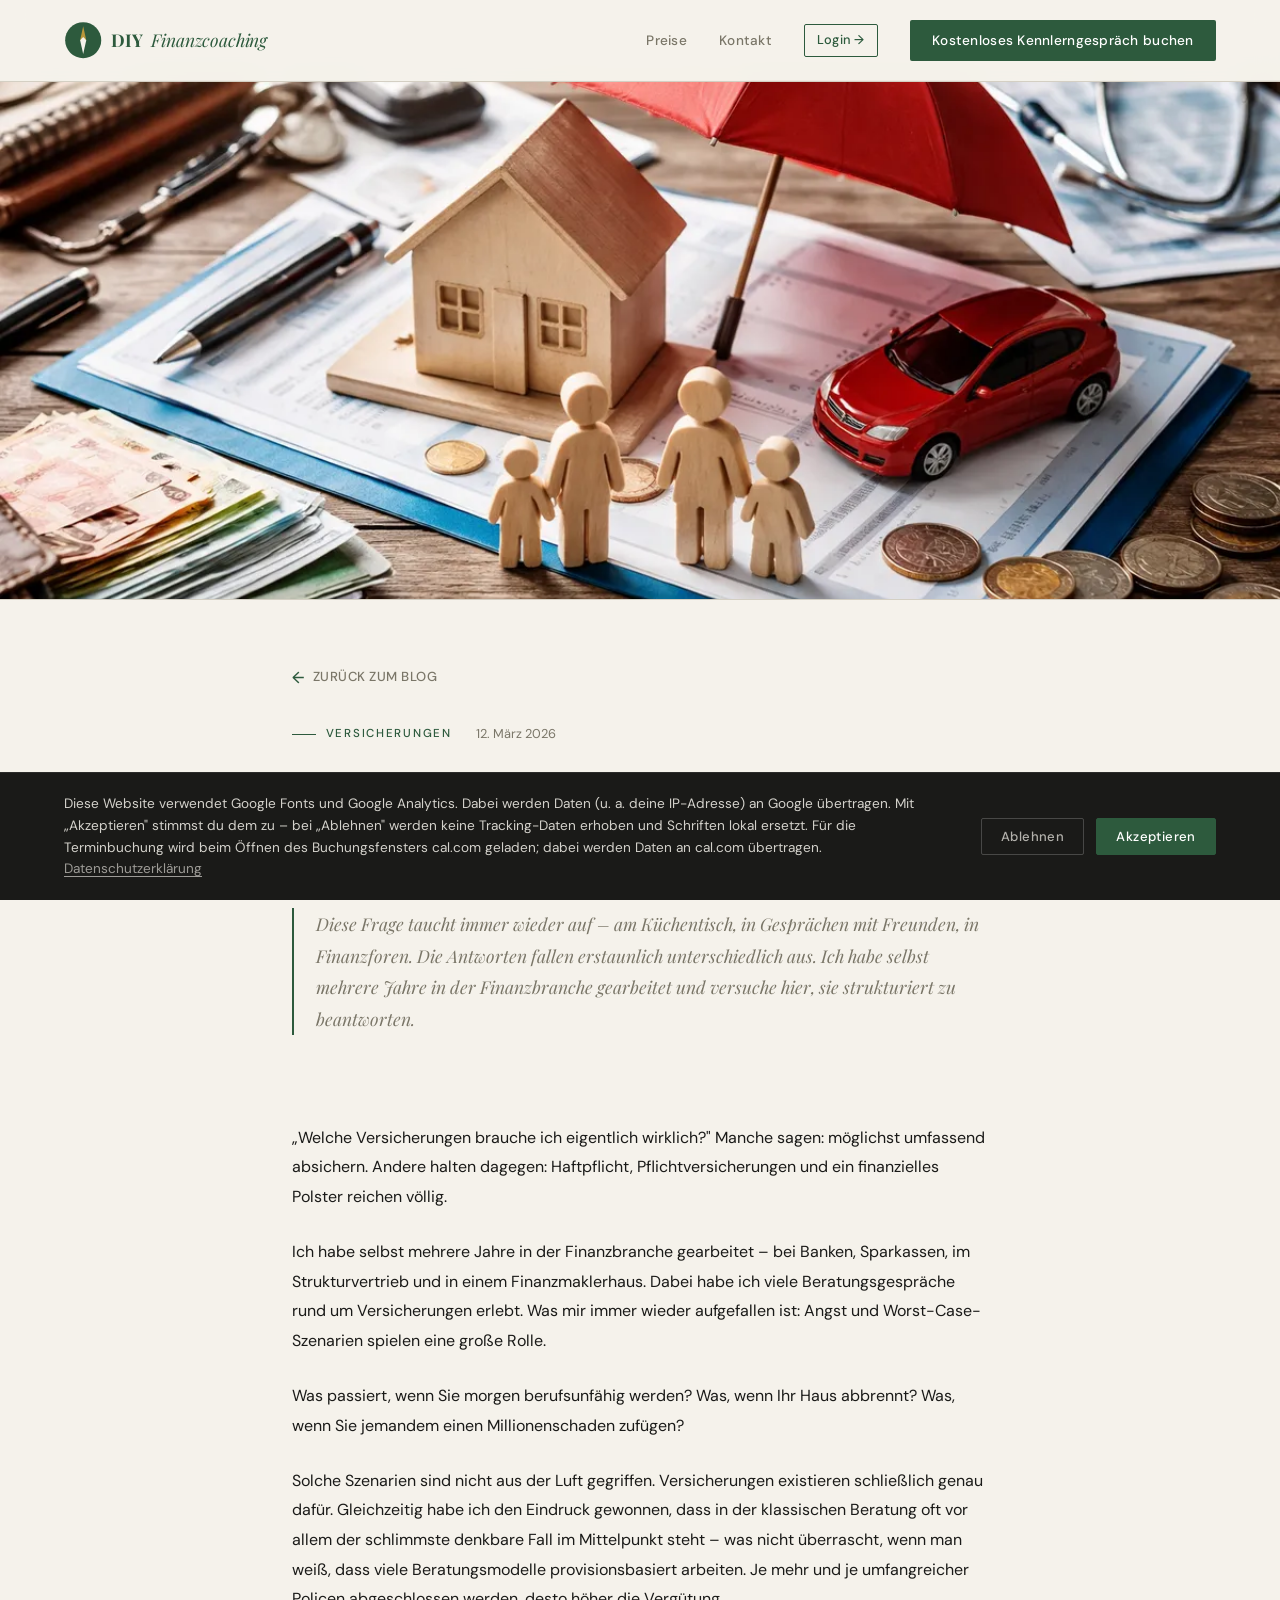
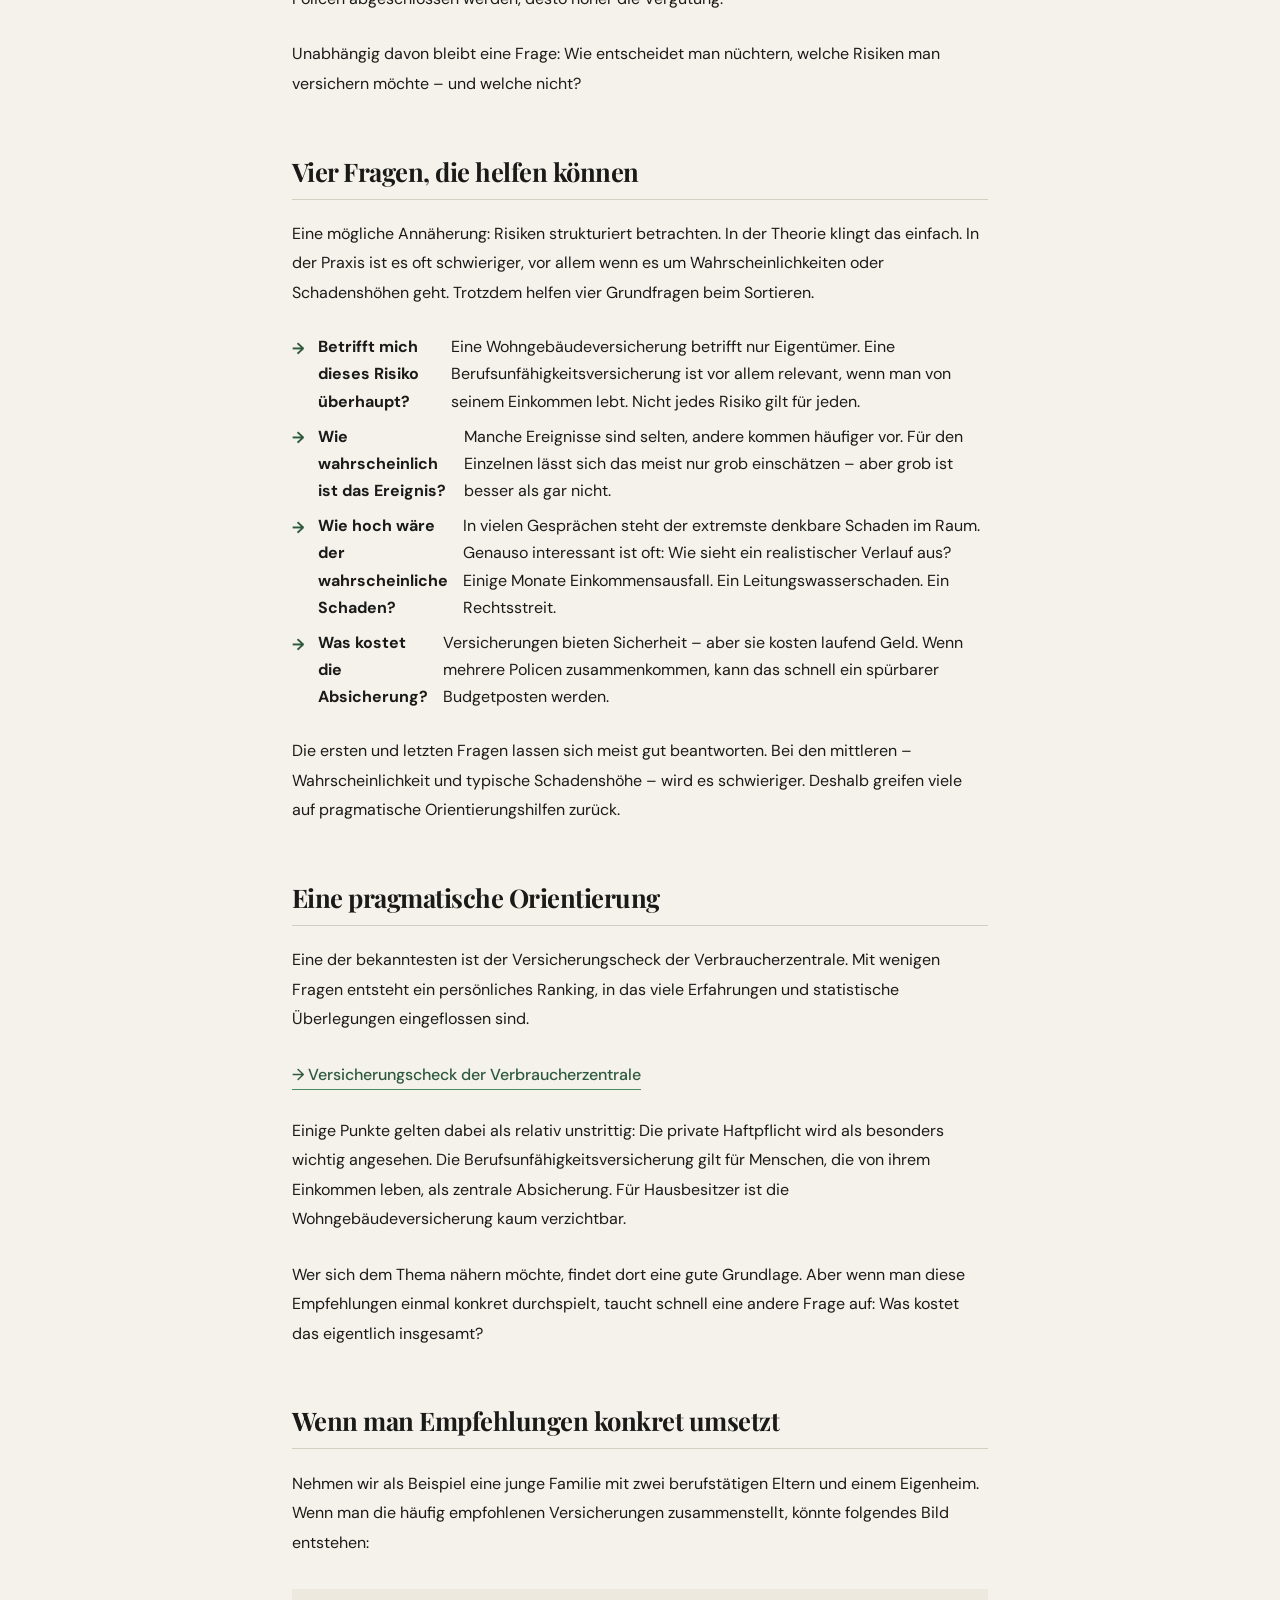
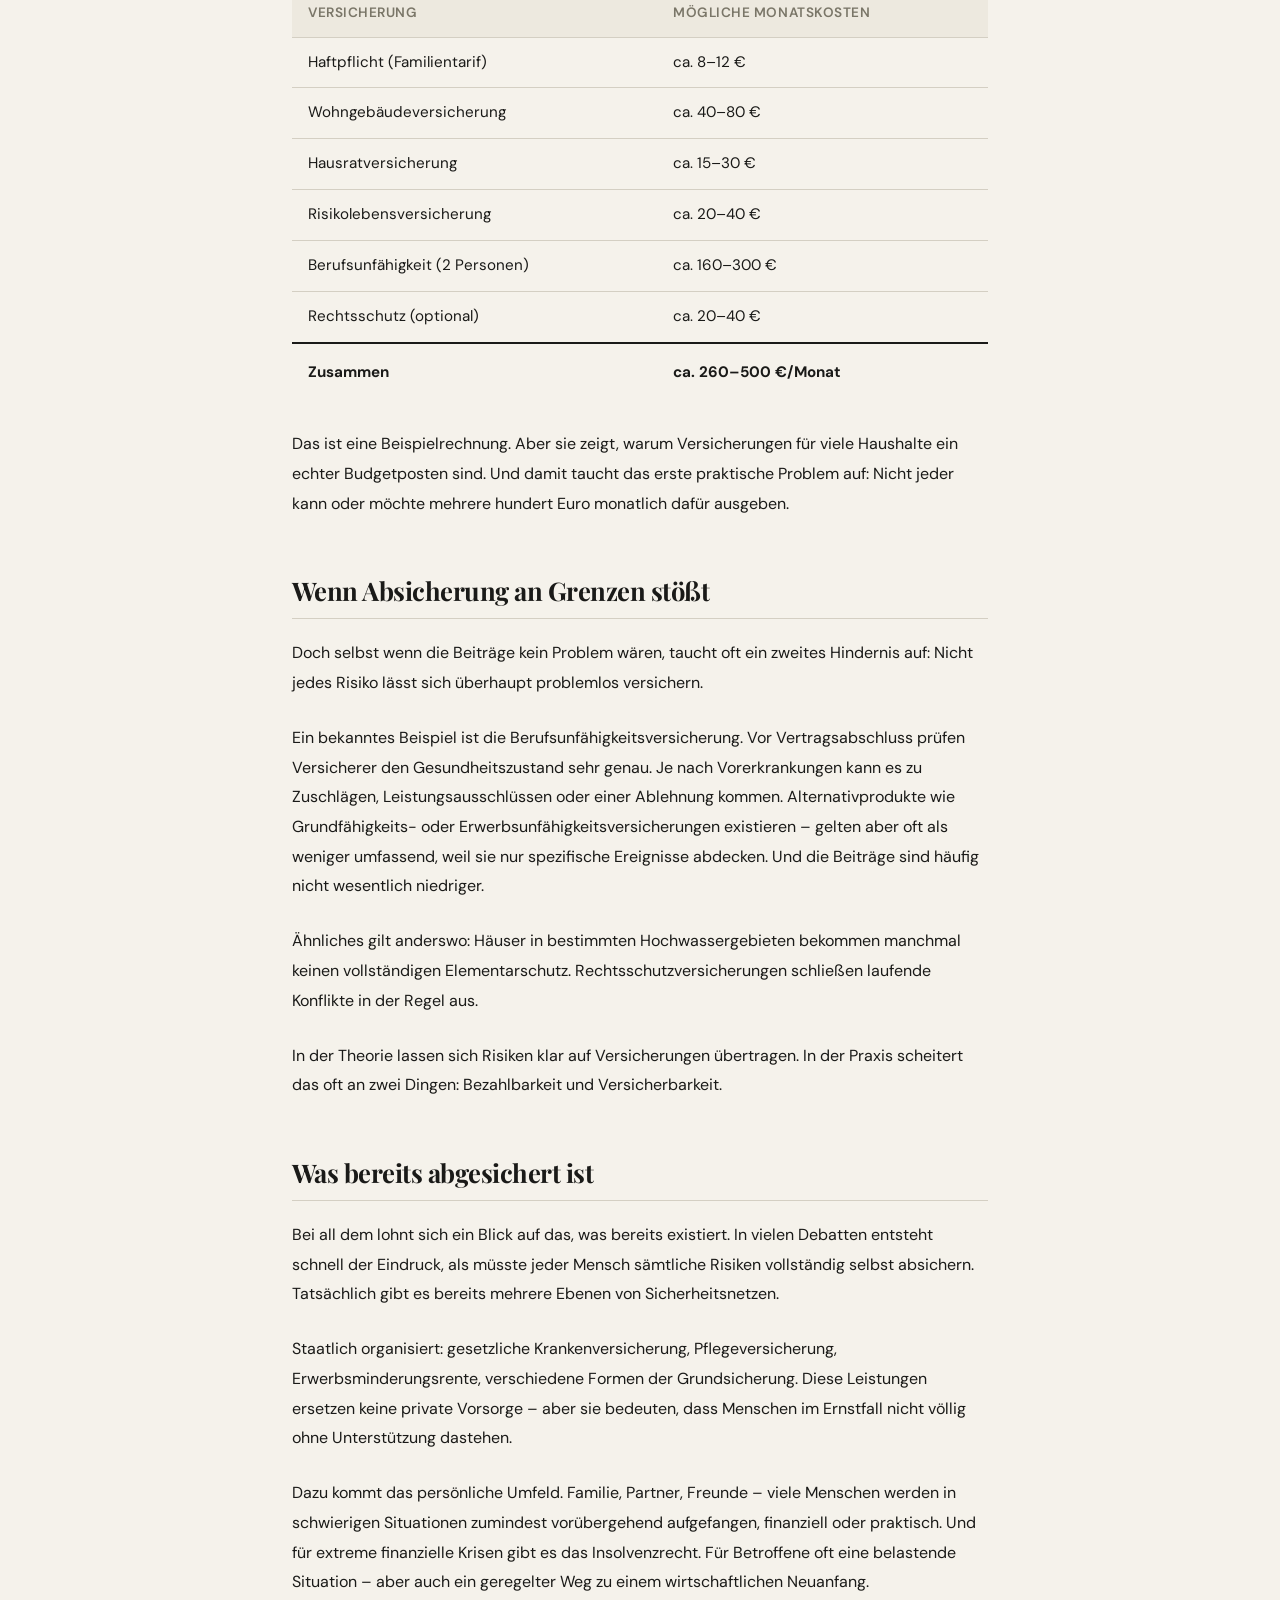
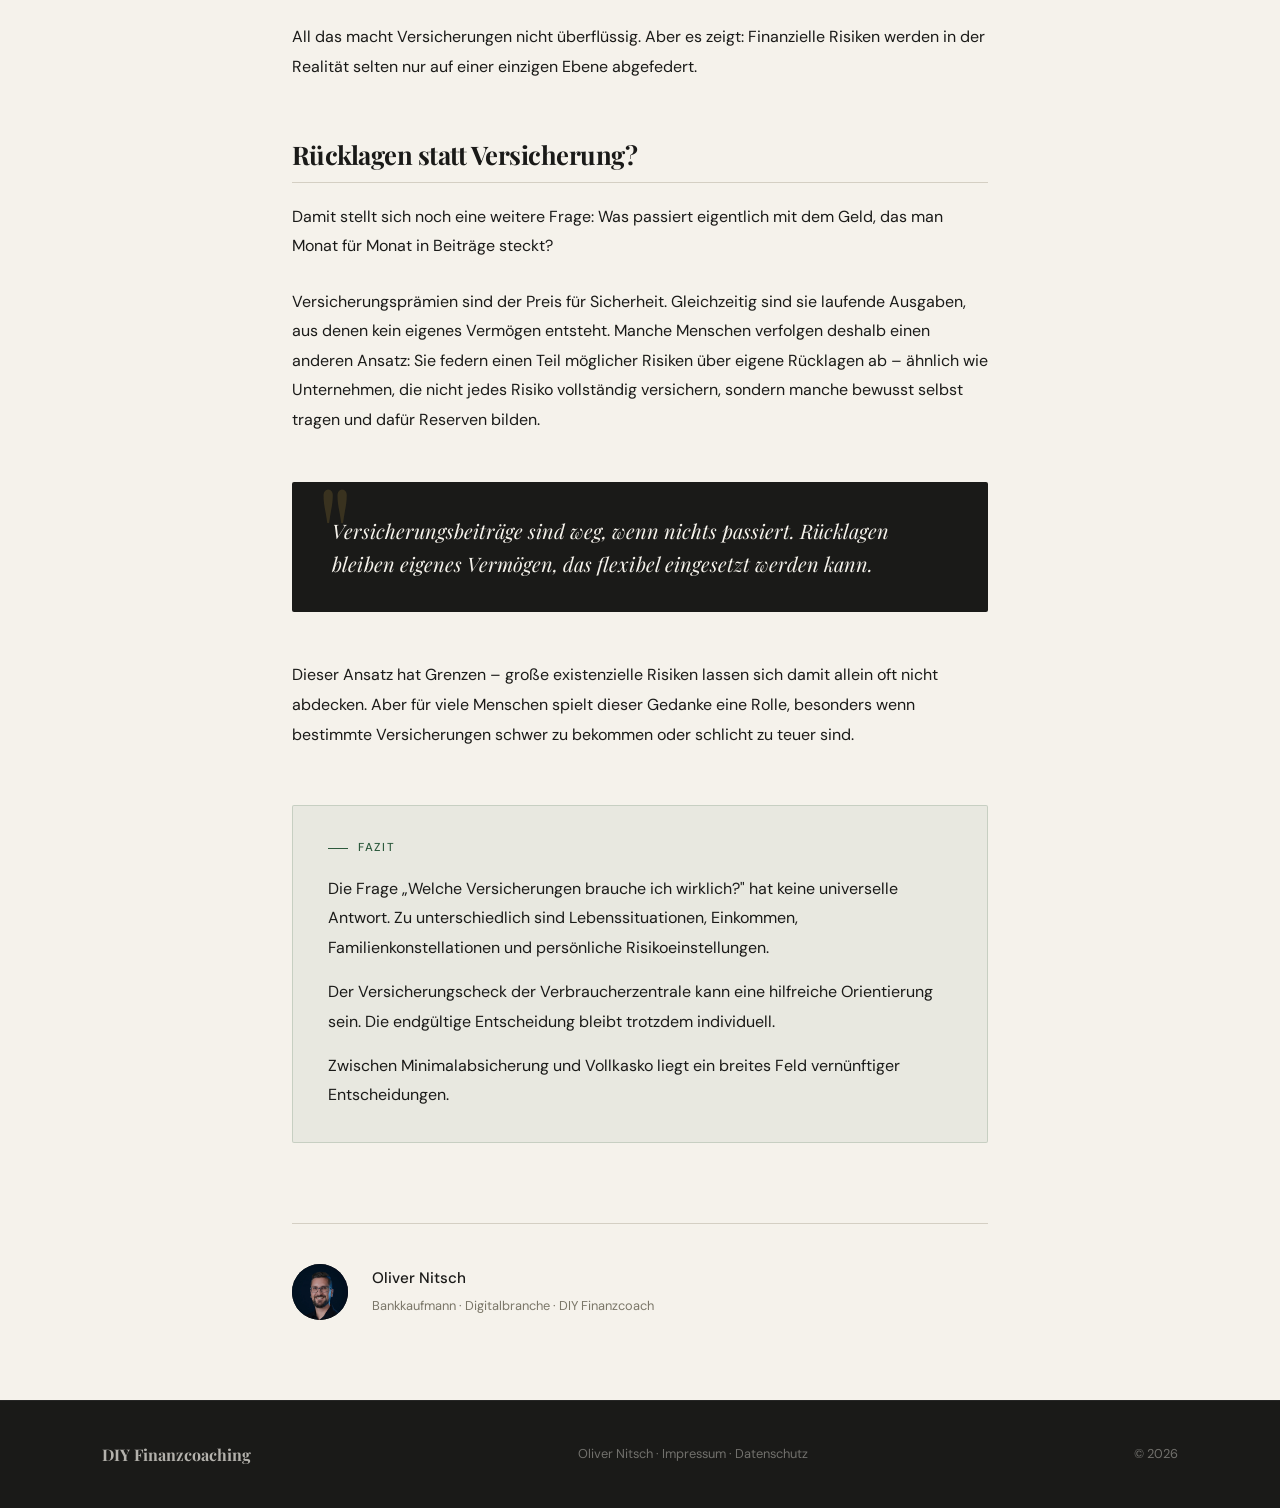
<file: blog/welche-versicherungen-brauche-ich-wirklich/index.html>
<!DOCTYPE html>
<html lang="de">
<head>
<meta charset="UTF-8">
<meta name="viewport" content="width=device-width, initial-scale=1.0">
<title>Welche Versicherungen brauche ich wirklich? – DIY Finanzcoaching</title>
<meta name="description" content="Oliver Nitsch erklärt, wie man nüchtern entscheidet, welche Versicherungen wirklich sinnvoll sind – mit vier Leitfragen und einer ehrlichen Kostenperspektive.">
<link rel="canonical" href="https://www.diy-finanzcoaching.de/blog/welche-versicherungen-brauche-ich-wirklich/">
<meta property="og:title" content="Welche Versicherungen brauche ich wirklich? – DIY Finanzcoaching">
<meta property="og:description" content="Vier Leitfragen, eine ehrliche Kostenperspektive und der Blick auf das, was bereits abgesichert ist. Ein strukturierter Überblick.">
<meta property="og:type" content="article">
<meta property="og:url" content="https://www.diy-finanzcoaching.de/blog/welche-versicherungen-brauche-ich-wirklich/">
<meta property="og:image" content="https://www.diy-finanzcoaching.de/blog/welche-versicherungen-brauche-ich-wirklich/banner.webp">
<meta name="twitter:card" content="summary_large_image">
<meta name="twitter:title" content="Welche Versicherungen brauche ich wirklich? – DIY Finanzcoaching">
<meta name="twitter:description" content="Vier Leitfragen, eine ehrliche Kostenperspektive und der Blick auf das, was bereits abgesichert ist.">
<link rel="preconnect" href="https://fonts.googleapis.com">
<link href="https://fonts.googleapis.com/css2?family=Playfair+Display:ital,wght@0,400;0,700;1,400&family=DM+Sans:wght@300;400;500&display=swap" rel="stylesheet">
<link rel="stylesheet" href="../../style.css">
<script type="application/ld+json">
{
  "@context": "https://schema.org",
  "@type": "BlogPosting",
  "headline": "Welche Versicherungen brauche ich wirklich?",
  "author": { "@type": "Person", "name": "Oliver Nitsch" },
  "datePublished": "2026-03-12",
  "image": "https://www.diy-finanzcoaching.de/blog/welche-versicherungen-brauche-ich-wirklich/banner.webp",
  "url": "https://www.diy-finanzcoaching.de/blog/welche-versicherungen-brauche-ich-wirklich/"
}
</script>
<link rel="icon" type="image/x-icon" href="../../favicon.ico">
<link rel="icon" type="image/png" sizes="32x32" href="../../favicon_32.png">
<link rel="icon" type="image/png" sizes="16x16" href="../../favicon_16.png">
<link rel="apple-touch-icon" sizes="180x180" href="../../favicon_180.png">
</head>
<body>
<a href="#main-content" class="skip-link">Zum Inhalt springen</a>

<!-- NAV -->
<nav>
<a class="nav-logo" href="../../"><svg class="nav-logo-mark" viewBox="0 0 100 100" aria-hidden="true"><circle cx="50" cy="50" r="47" fill="#2d5a3d"/><polygon points="50,14 58,50 50,58 42,50" fill="#b8973a"/><polygon points="50,86 42,50 50,42 58,50" fill="#f5f2eb"/><circle cx="50" cy="50" r="5" fill="#f5f2eb"/></svg>DIY <span>Finanzcoaching</span></a>
  <div class="nav-links">
    <a class="nav-link" href="../../#pricing">Preise</a>
    <a class="nav-link" href="../../#contact">Kontakt</a>
    <a class="nav-link nav-link--login" href="https://app.diy-finanzcoaching.de/dashboard" rel="noopener noreferrer">Login →</a>
  </div>
  <a class="nav-cta" href="https://app.cal.com/diy-finanzcoaching-oliver-nitsch" data-cal-book rel="noopener noreferrer">Kostenloses Kennlerngespräch buchen</a>
  <button class="nav-burger" aria-label="Menü öffnen">
    <span></span>
    <span></span>
    <span></span>
  </button>
</nav>

<main id="main-content">

<!-- POST HERO -->
<div class="post-hero">
  <img
    class="post-banner"
    src="banner.webp"
    alt="Welche Versicherungen brauche ich wirklich?"
    loading="lazy"
    width="1200"
    height="630"
  >

  <div class="post-header reveal">
    <a class="post-back" href="../">Zurück zum Blog</a>
    <div class="post-meta">
      <span class="post-category">Versicherungen</span>
      <time class="post-date" datetime="2026-03-12">12. März 2026</time>
    </div>
    <h1 class="post-title">Welche Versicherungen brauche ich wirklich?</h1>
    <p class="post-lead">Diese Frage taucht immer wieder auf – am Küchentisch, in Gesprächen mit Freunden, in Finanzforen. Die Antworten fallen erstaunlich unterschiedlich aus. Ich habe selbst mehrere Jahre in der Finanzbranche gearbeitet und versuche hier, sie strukturiert zu beantworten.</p>
  </div>
</div>

<!-- POST BODY -->
<article class="post-body reveal">

  <p>„Welche Versicherungen brauche ich eigentlich wirklich?" Manche sagen: möglichst umfassend absichern. Andere halten dagegen: Haftpflicht, Pflichtversicherungen und ein finanzielles Polster reichen völlig.</p>

  <p>Ich habe selbst mehrere Jahre in der Finanzbranche gearbeitet – bei Banken, Sparkassen, im Strukturvertrieb und in einem Finanzmaklerhaus. Dabei habe ich viele Beratungsgespräche rund um Versicherungen erlebt. Was mir immer wieder aufgefallen ist: Angst und Worst-Case-Szenarien spielen eine große Rolle.</p>

  <p>Was passiert, wenn Sie morgen berufsunfähig werden? Was, wenn Ihr Haus abbrennt? Was, wenn Sie jemandem einen Millionenschaden zufügen?</p>

  <p>Solche Szenarien sind nicht aus der Luft gegriffen. Versicherungen existieren schließlich genau dafür. Gleichzeitig habe ich den Eindruck gewonnen, dass in der klassischen Beratung oft vor allem der schlimmste denkbare Fall im Mittelpunkt steht – was nicht überrascht, wenn man weiß, dass viele Beratungsmodelle provisionsbasiert arbeiten. Je mehr und je umfangreicher Policen abgeschlossen werden, desto höher die Vergütung.</p>

  <p>Unabhängig davon bleibt eine Frage: Wie entscheidet man nüchtern, welche Risiken man versichern möchte – und welche nicht?</p>

  <h2>Vier Fragen, die helfen können</h2>

  <p>Eine mögliche Annäherung: Risiken strukturiert betrachten. In der Theorie klingt das einfach. In der Praxis ist es oft schwieriger, vor allem wenn es um Wahrscheinlichkeiten oder Schadenshöhen geht. Trotzdem helfen vier Grundfragen beim Sortieren.</p>

  <ul>
    <li><strong>Betrifft mich dieses Risiko überhaupt?</strong> Eine Wohngebäudeversicherung betrifft nur Eigentümer. Eine Berufsunfähigkeitsversicherung ist vor allem relevant, wenn man von seinem Einkommen lebt. Nicht jedes Risiko gilt für jeden.</li>
    <li><strong>Wie wahrscheinlich ist das Ereignis?</strong> Manche Ereignisse sind selten, andere kommen häufiger vor. Für den Einzelnen lässt sich das meist nur grob einschätzen – aber grob ist besser als gar nicht.</li>
    <li><strong>Wie hoch wäre der wahrscheinliche Schaden?</strong> In vielen Gesprächen steht der extremste denkbare Schaden im Raum. Genauso interessant ist oft: Wie sieht ein realistischer Verlauf aus? Einige Monate Einkommensausfall. Ein Leitungswasserschaden. Ein Rechtsstreit.</li>
    <li><strong>Was kostet die Absicherung?</strong> Versicherungen bieten Sicherheit – aber sie kosten laufend Geld. Wenn mehrere Policen zusammenkommen, kann das schnell ein spürbarer Budgetposten werden.</li>
  </ul>

  <p>Die ersten und letzten Fragen lassen sich meist gut beantworten. Bei den mittleren – Wahrscheinlichkeit und typische Schadenshöhe – wird es schwieriger. Deshalb greifen viele auf pragmatische Orientierungshilfen zurück.</p>

  <h2>Eine pragmatische Orientierung</h2>

  <p>Eine der bekanntesten ist der Versicherungscheck der Verbraucherzentrale. Mit wenigen Fragen entsteht ein persönliches Ranking, in das viele Erfahrungen und statistische Überlegungen eingeflossen sind.</p>

  <p><a href="https://www.verbraucherzentrale.de/wissen/geld-versicherungen/weitere-versicherungen/check-welche-versicherungen-brauche-ich-113573" rel="noopener noreferrer" class="post-external-link">→ Versicherungscheck der Verbraucherzentrale</a></p>

  <p>Einige Punkte gelten dabei als relativ unstrittig: Die private Haftpflicht wird als besonders wichtig angesehen. Die Berufsunfähigkeitsversicherung gilt für Menschen, die von ihrem Einkommen leben, als zentrale Absicherung. Für Hausbesitzer ist die Wohngebäudeversicherung kaum verzichtbar.</p>

  <p>Wer sich dem Thema nähern möchte, findet dort eine gute Grundlage. Aber wenn man diese Empfehlungen einmal konkret durchspielt, taucht schnell eine andere Frage auf: Was kostet das eigentlich insgesamt?</p>

  <h2>Wenn man Empfehlungen konkret umsetzt</h2>

  <p>Nehmen wir als Beispiel eine junge Familie mit zwei berufstätigen Eltern und einem Eigenheim. Wenn man die häufig empfohlenen Versicherungen zusammenstellt, könnte folgendes Bild entstehen:</p>

  <table class="post-table">
    <thead>
      <tr>
        <th>Versicherung</th>
        <th>Mögliche Monatskosten</th>
      </tr>
    </thead>
    <tbody>
      <tr>
        <td>Haftpflicht (Familientarif)</td>
        <td>ca. 8–12 €</td>
      </tr>
      <tr>
        <td>Wohngebäudeversicherung</td>
        <td>ca. 40–80 €</td>
      </tr>
      <tr>
        <td>Hausratversicherung</td>
        <td>ca. 15–30 €</td>
      </tr>
      <tr>
        <td>Risikolebensversicherung</td>
        <td>ca. 20–40 €</td>
      </tr>
      <tr>
        <td>Berufsunfähigkeit (2 Personen)</td>
        <td>ca. 160–300 €</td>
      </tr>
      <tr>
        <td>Rechtsschutz (optional)</td>
        <td>ca. 20–40 €</td>
      </tr>
      <tr class="post-table-total">
        <td><strong>Zusammen</strong></td>
        <td><strong>ca. 260–500 €/Monat</strong></td>
      </tr>
    </tbody>
  </table>

  <p>Das ist eine Beispielrechnung. Aber sie zeigt, warum Versicherungen für viele Haushalte ein echter Budgetposten sind. Und damit taucht das erste praktische Problem auf: Nicht jeder kann oder möchte mehrere hundert Euro monatlich dafür ausgeben.</p>

  <h2>Wenn Absicherung an Grenzen stößt</h2>

  <p>Doch selbst wenn die Beiträge kein Problem wären, taucht oft ein zweites Hindernis auf: Nicht jedes Risiko lässt sich überhaupt problemlos versichern.</p>

  <p>Ein bekanntes Beispiel ist die Berufsunfähigkeitsversicherung. Vor Vertragsabschluss prüfen Versicherer den Gesundheitszustand sehr genau. Je nach Vorerkrankungen kann es zu Zuschlägen, Leistungsausschlüssen oder einer Ablehnung kommen. Alternativprodukte wie Grundfähigkeits- oder Erwerbsunfähigkeitsversicherungen existieren – gelten aber oft als weniger umfassend, weil sie nur spezifische Ereignisse abdecken. Und die Beiträge sind häufig nicht wesentlich niedriger.</p>

  <p>Ähnliches gilt anderswo: Häuser in bestimmten Hochwassergebieten bekommen manchmal keinen vollständigen Elementarschutz. Rechtsschutzversicherungen schließen laufende Konflikte in der Regel aus.</p>

  <p>In der Theorie lassen sich Risiken klar auf Versicherungen übertragen. In der Praxis scheitert das oft an zwei Dingen: Bezahlbarkeit und Versicherbarkeit.</p>

  <h2>Was bereits abgesichert ist</h2>

  <p>Bei all dem lohnt sich ein Blick auf das, was bereits existiert. In vielen Debatten entsteht schnell der Eindruck, als müsste jeder Mensch sämtliche Risiken vollständig selbst absichern. Tatsächlich gibt es bereits mehrere Ebenen von Sicherheitsnetzen.</p>

  <p>Staatlich organisiert: gesetzliche Krankenversicherung, Pflegeversicherung, Erwerbsminderungsrente, verschiedene Formen der Grundsicherung. Diese Leistungen ersetzen keine private Vorsorge – aber sie bedeuten, dass Menschen im Ernstfall nicht völlig ohne Unterstützung dastehen.</p>

  <p>Dazu kommt das persönliche Umfeld. Familie, Partner, Freunde – viele Menschen werden in schwierigen Situationen zumindest vorübergehend aufgefangen, finanziell oder praktisch. Und für extreme finanzielle Krisen gibt es das Insolvenzrecht. Für Betroffene oft eine belastende Situation – aber auch ein geregelter Weg zu einem wirtschaftlichen Neuanfang.</p>

  <p>All das macht Versicherungen nicht überflüssig. Aber es zeigt: Finanzielle Risiken werden in der Realität selten nur auf einer einzigen Ebene abgefedert.</p>

  <h2>Rücklagen statt Versicherung?</h2>

  <p>Damit stellt sich noch eine weitere Frage: Was passiert eigentlich mit dem Geld, das man Monat für Monat in Beiträge steckt?</p>

  <p>Versicherungsprämien sind der Preis für Sicherheit. Gleichzeitig sind sie laufende Ausgaben, aus denen kein eigenes Vermögen entsteht. Manche Menschen verfolgen deshalb einen anderen Ansatz: Sie federn einen Teil möglicher Risiken über eigene Rücklagen ab – ähnlich wie Unternehmen, die nicht jedes Risiko vollständig versichern, sondern manche bewusst selbst tragen und dafür Reserven bilden.</p>

  <div class="post-pullquote">
    <p>Versicherungsbeiträge sind weg, wenn nichts passiert. Rücklagen bleiben eigenes Vermögen, das flexibel eingesetzt werden kann.</p>
  </div>

  <p>Dieser Ansatz hat Grenzen – große existenzielle Risiken lassen sich damit allein oft nicht abdecken. Aber für viele Menschen spielt dieser Gedanke eine Rolle, besonders wenn bestimmte Versicherungen schwer zu bekommen oder schlicht zu teuer sind.</p>

  <div class="post-fazit">
    <div class="post-fazit-label">Fazit</div>
    <p>Die Frage „Welche Versicherungen brauche ich wirklich?" hat keine universelle Antwort. Zu unterschiedlich sind Lebenssituationen, Einkommen, Familienkonstellationen und persönliche Risikoeinstellungen.</p>
    <p>Der Versicherungscheck der Verbraucherzentrale kann eine hilfreiche Orientierung sein. Die endgültige Entscheidung bleibt trotzdem individuell.</p>
    <p>Zwischen Minimalabsicherung und Vollkasko liegt ein breites Feld vernünftiger Entscheidungen.</p>
  </div>

</article>

<!-- AUTHOR BAR -->
<div class="post-author-bar reveal">
  <div class="post-author-inner">
    <img class="post-author-avatar" src="../../Assets/Portrait%20Bart%20gestutzt.webp" alt="Oliver Nitsch" width="56" height="56">
    <div class="post-author-info">
      <div class="post-author-name">Oliver Nitsch</div>
      <div class="post-author-role">Bankkaufmann · Digitalbranche · DIY Finanzcoach</div>
    </div>
  </div>
</div>

</main>

<!-- FOOTER -->
<footer></footer>

<script src="../../main.js"></script>
</body>
</html>
</file>
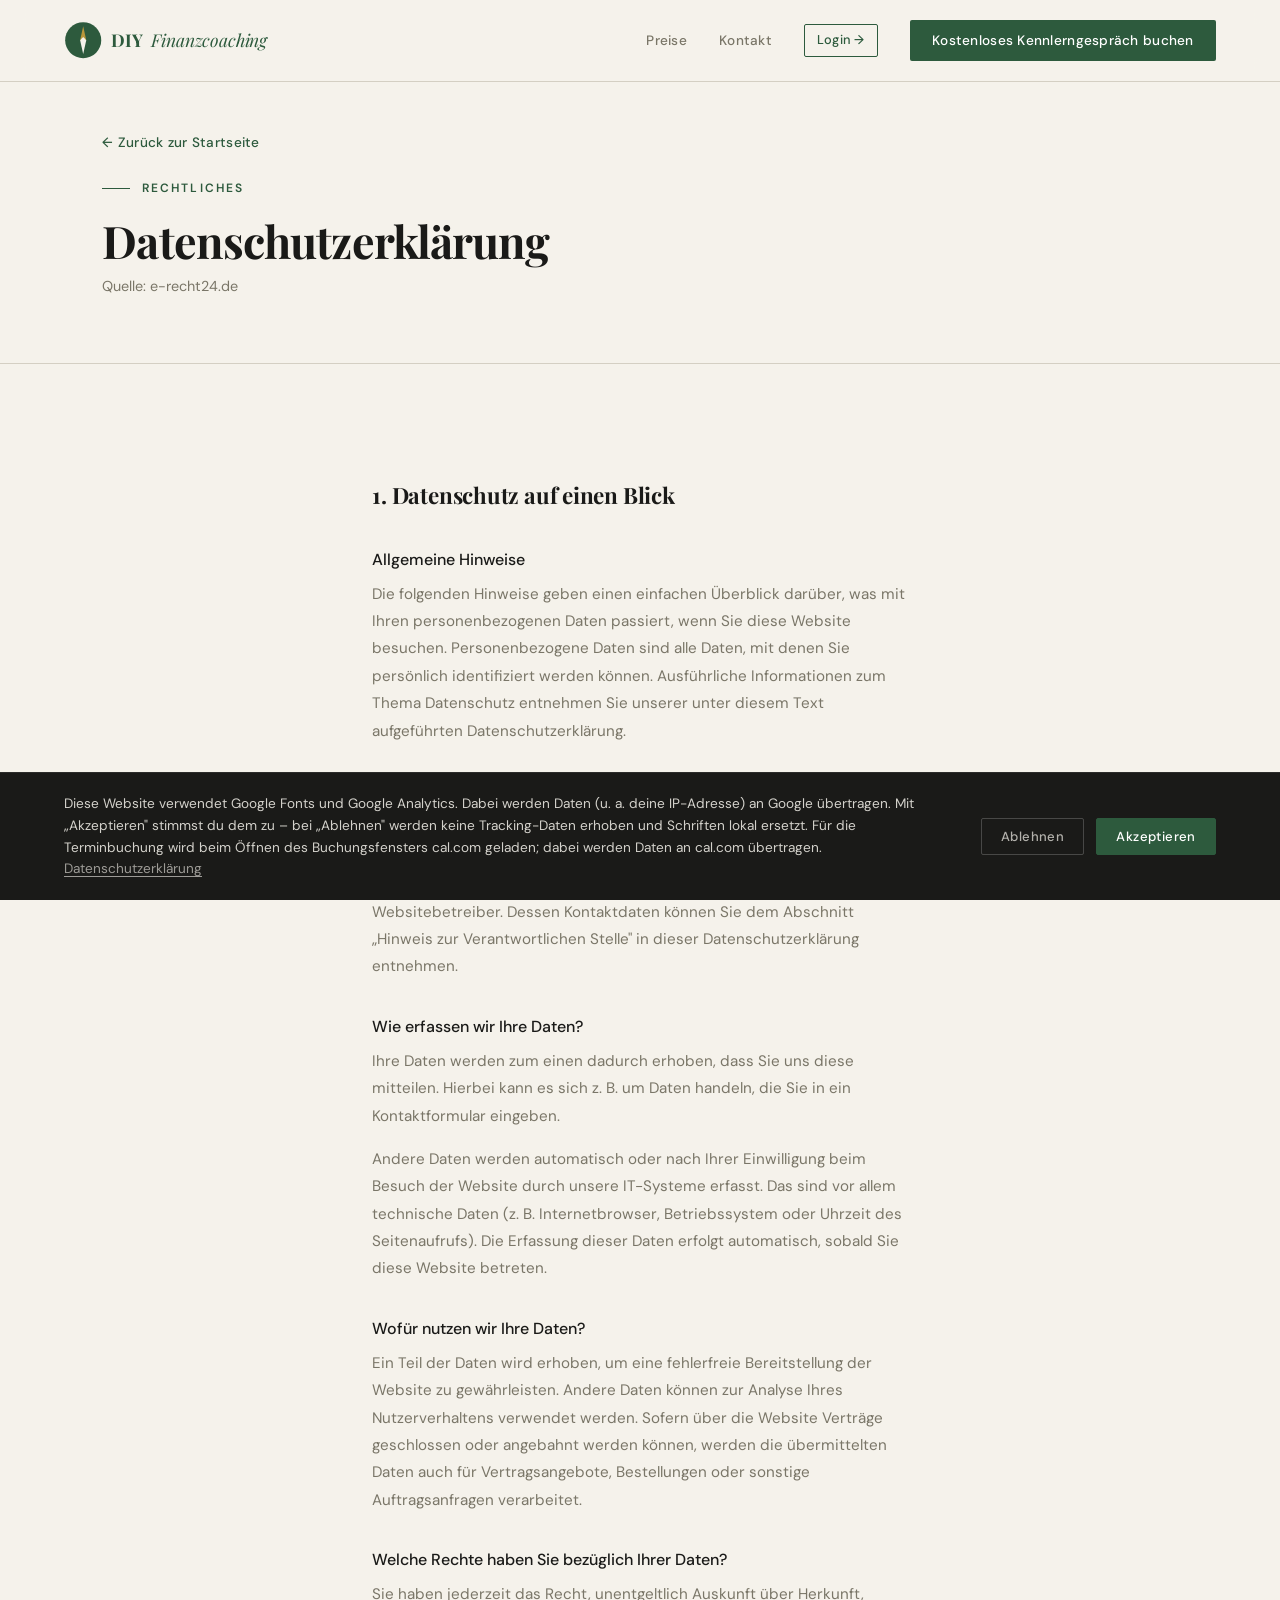
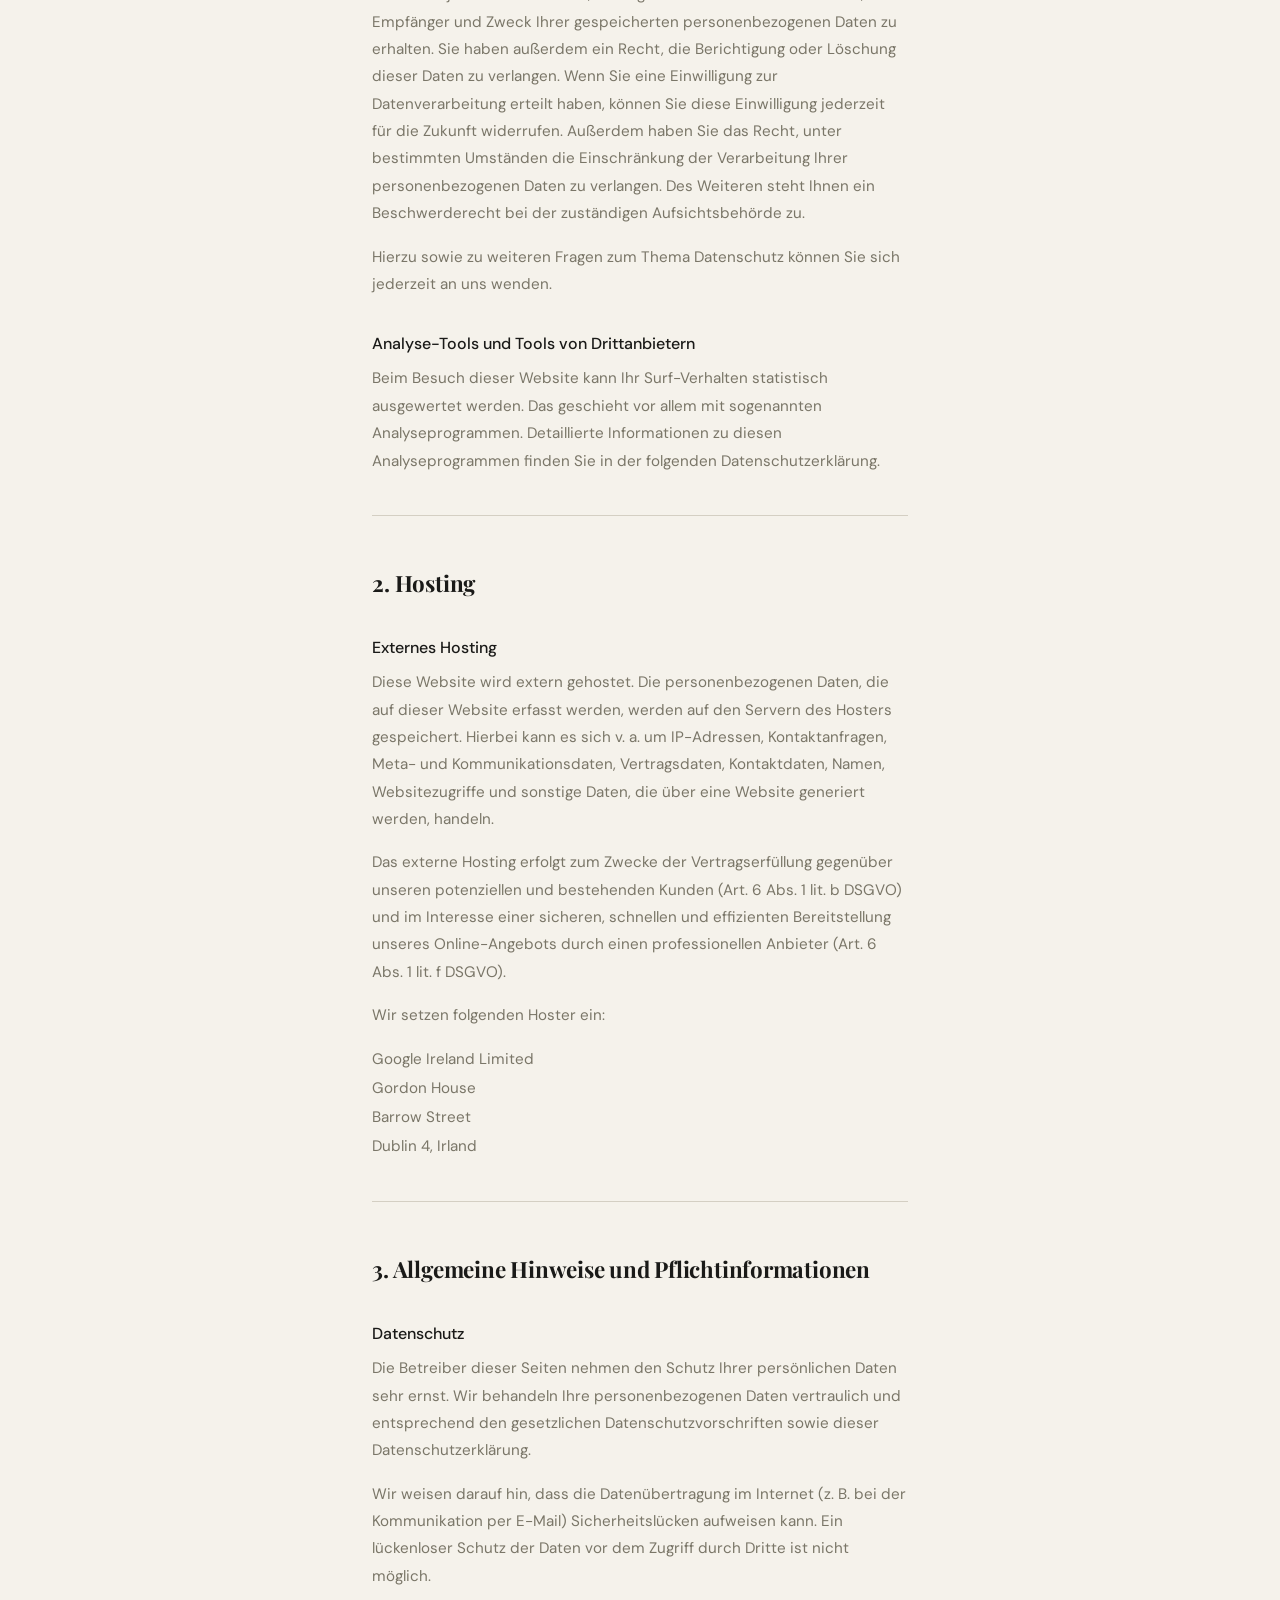
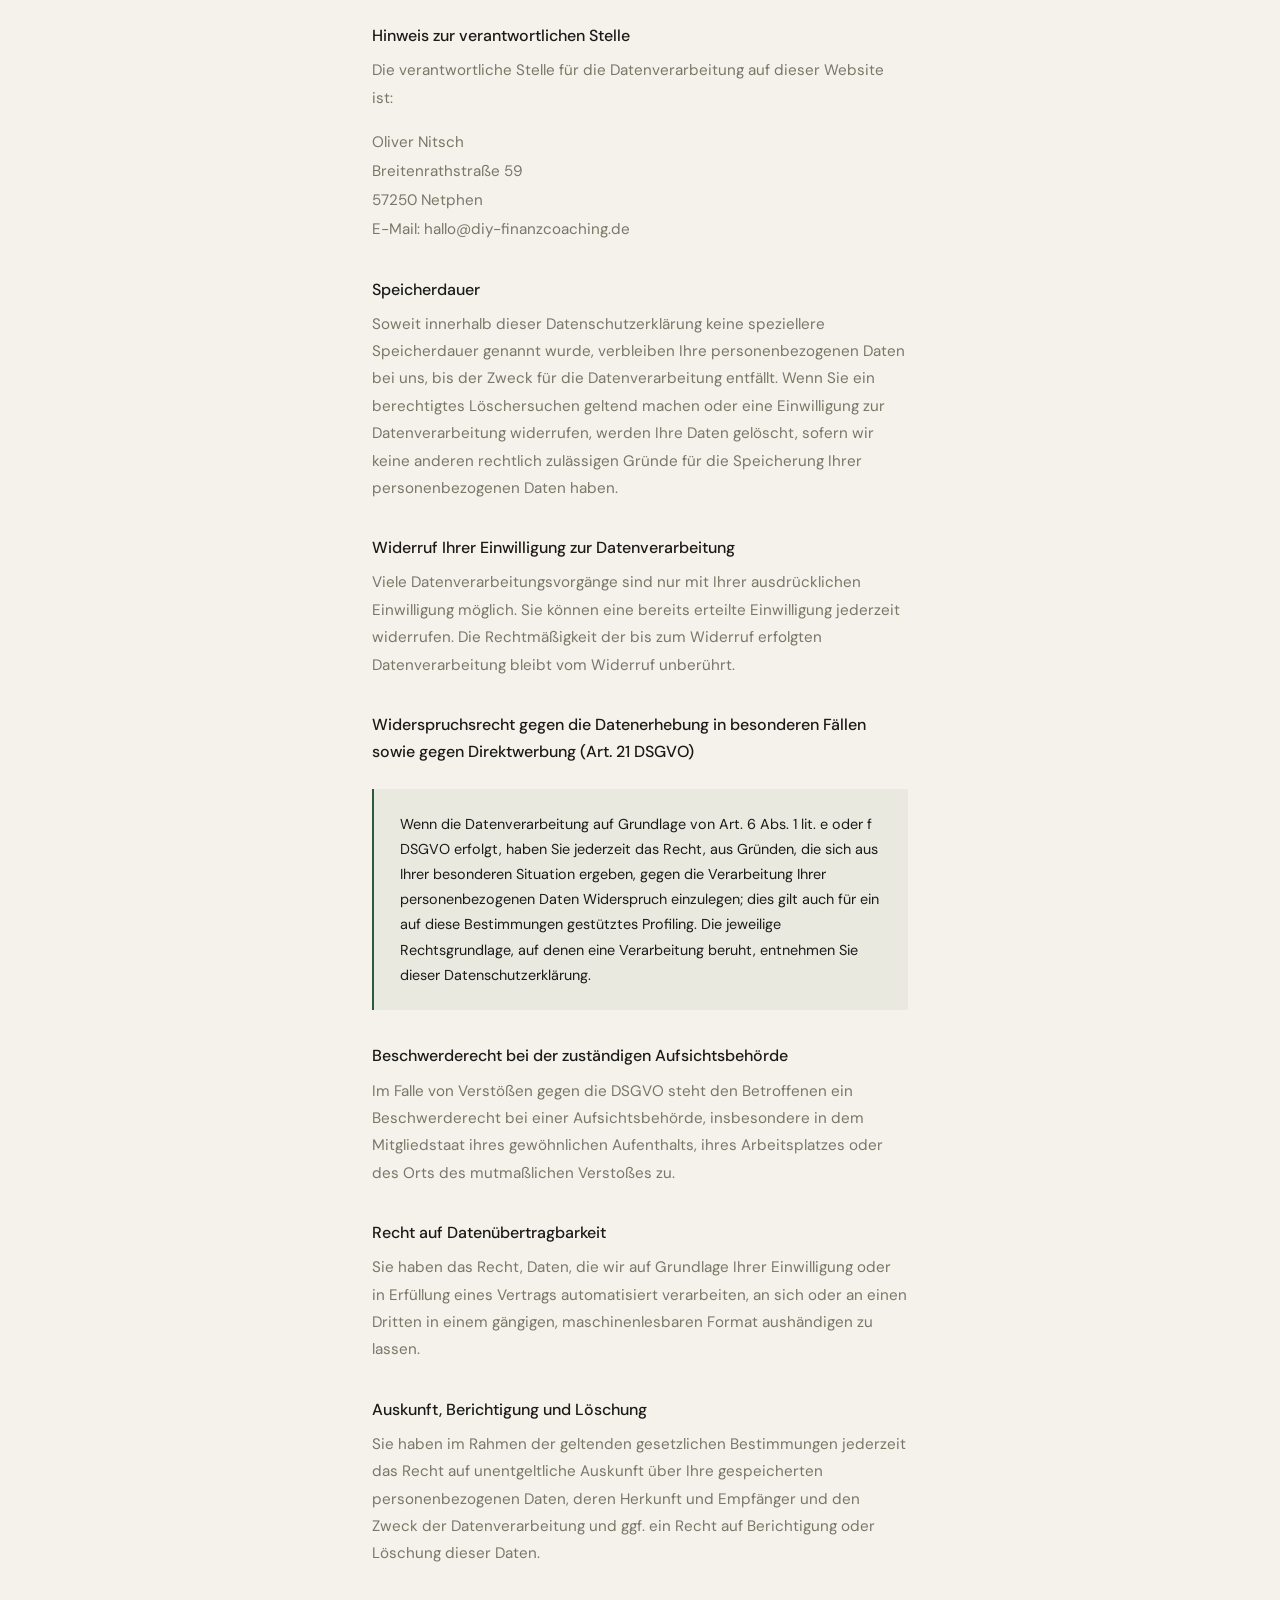
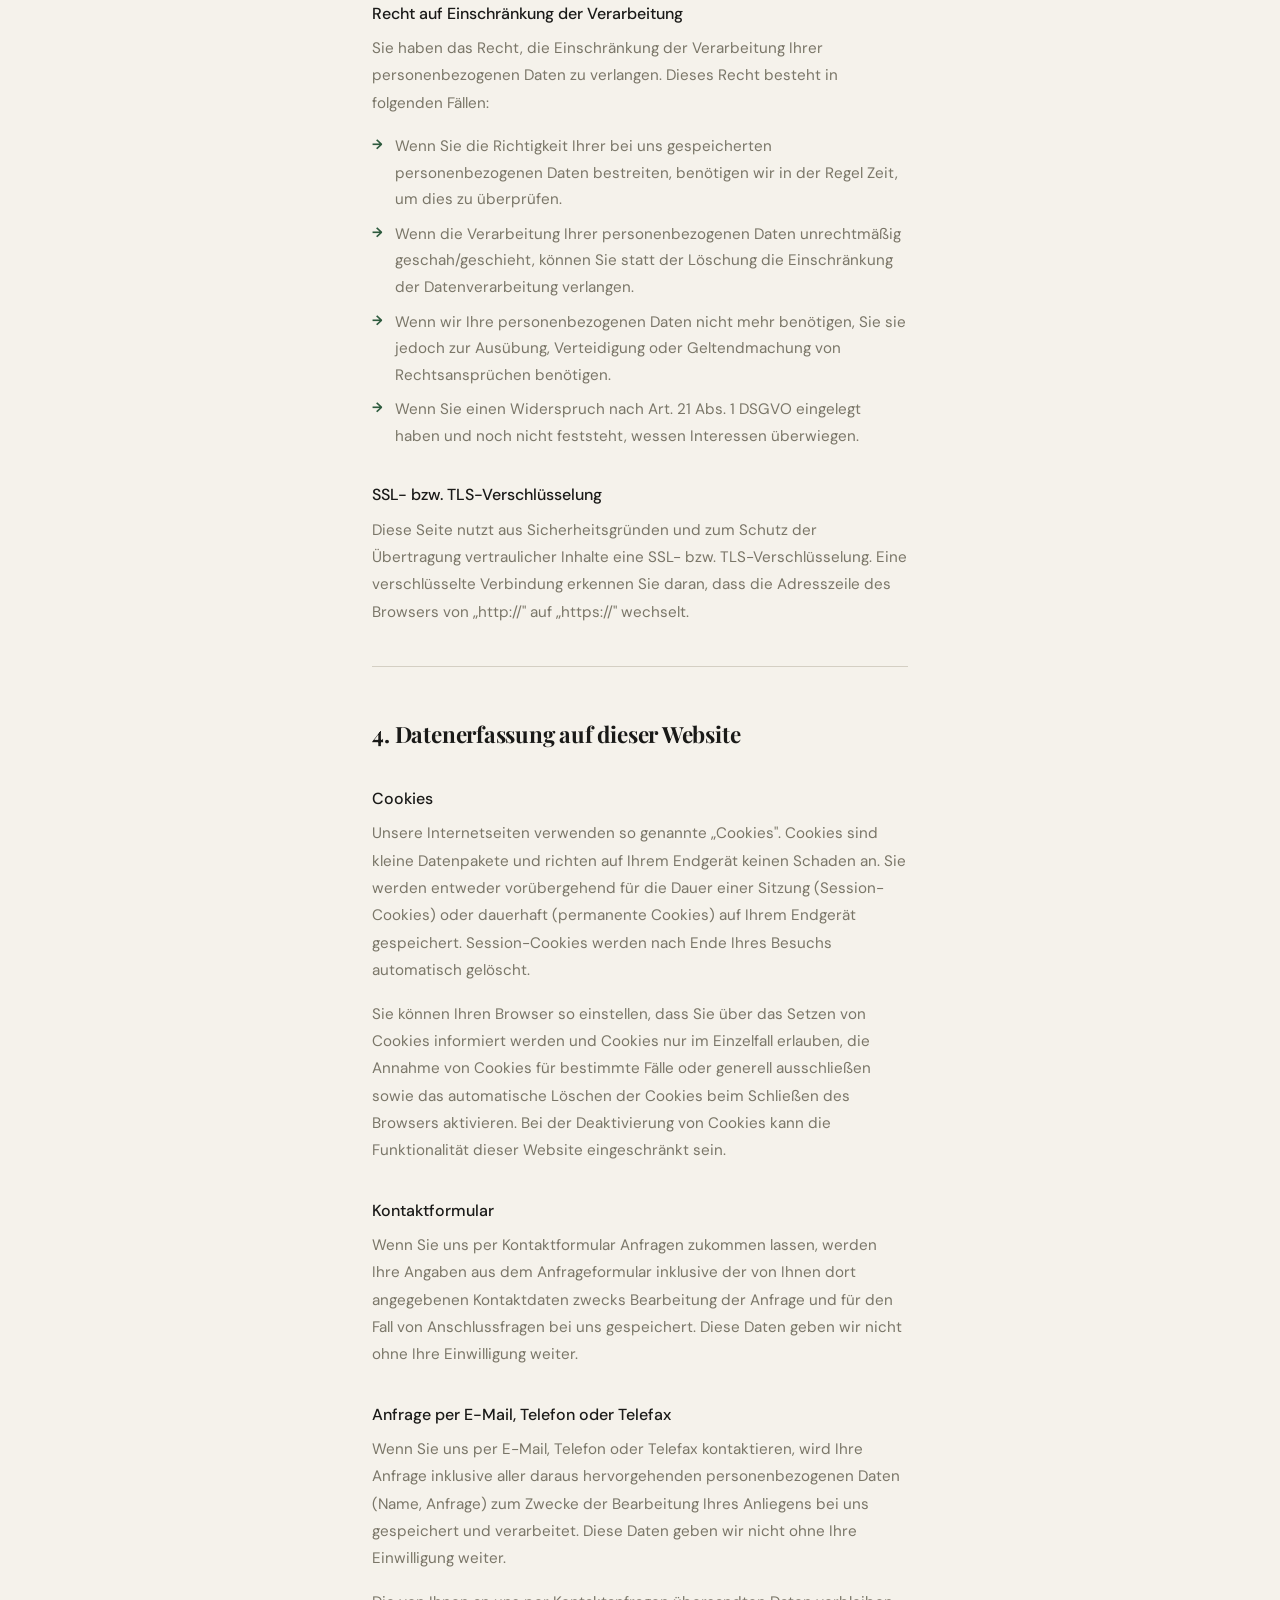
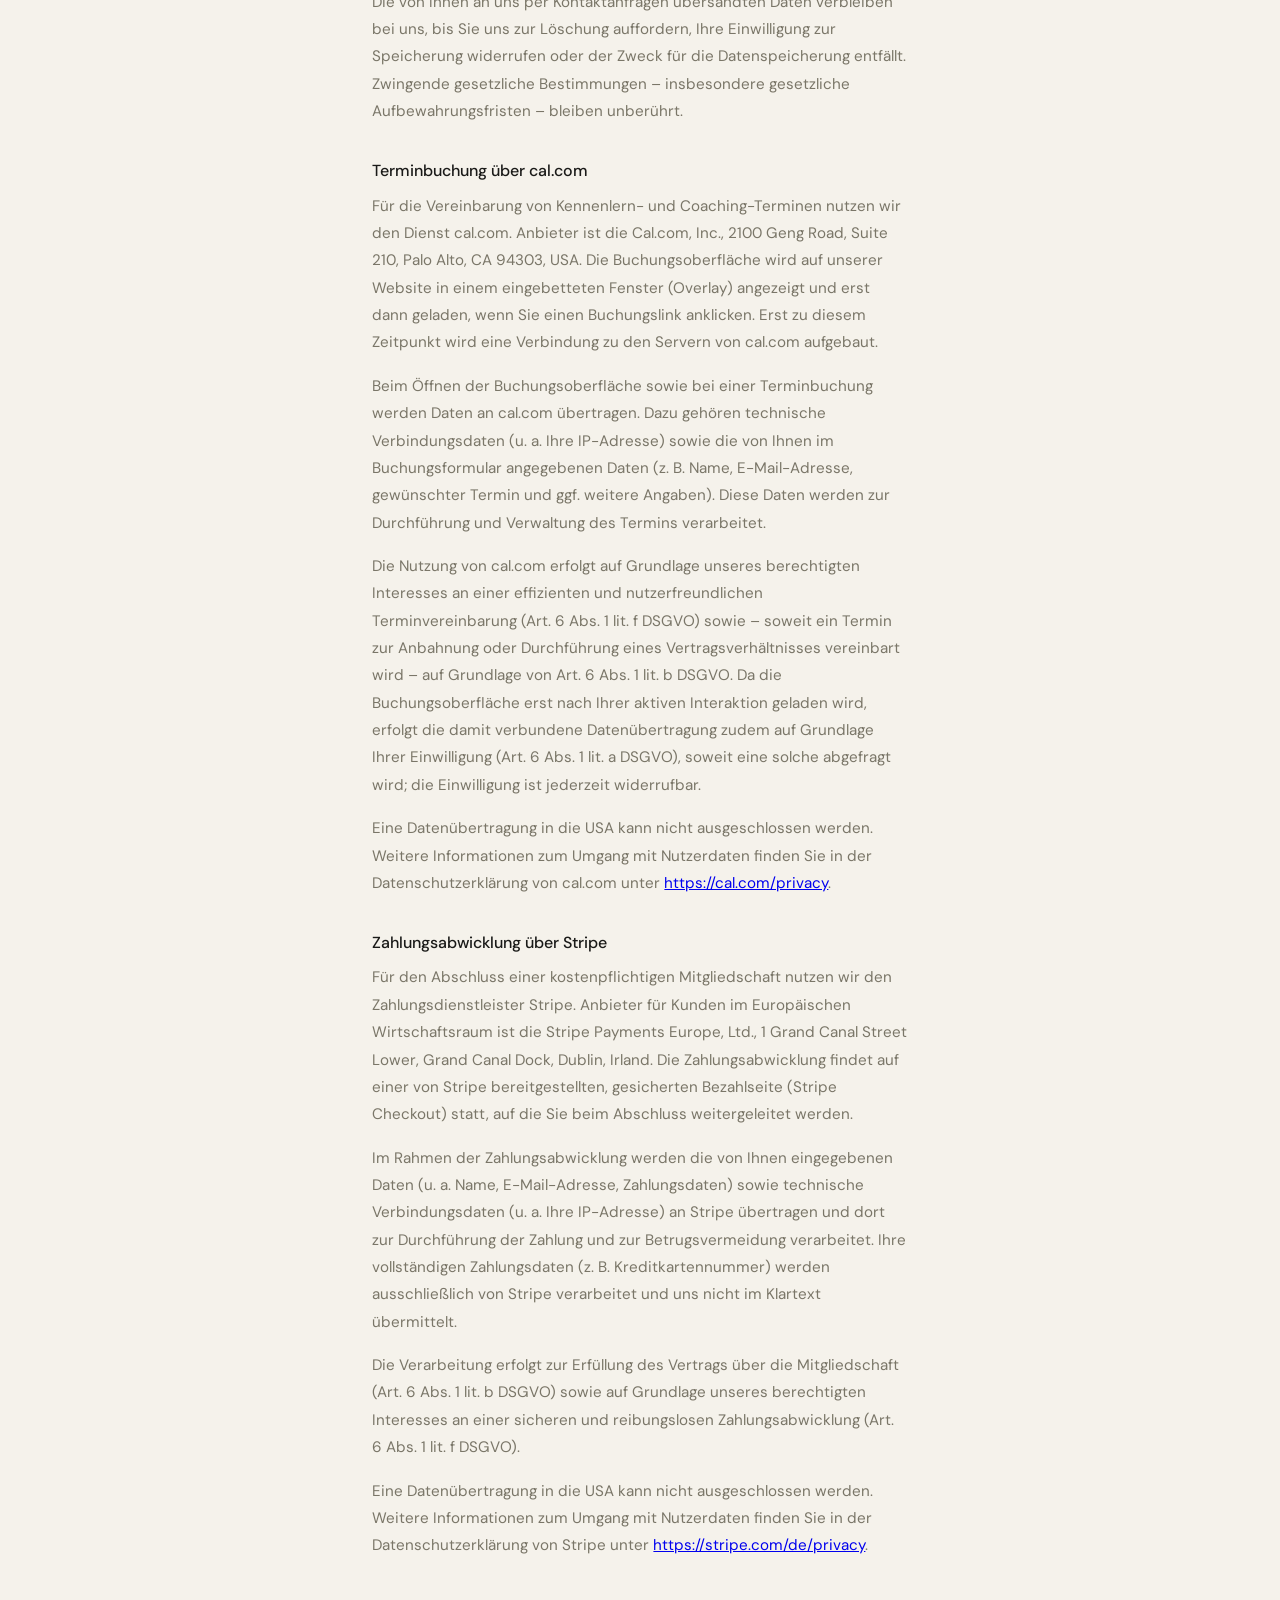
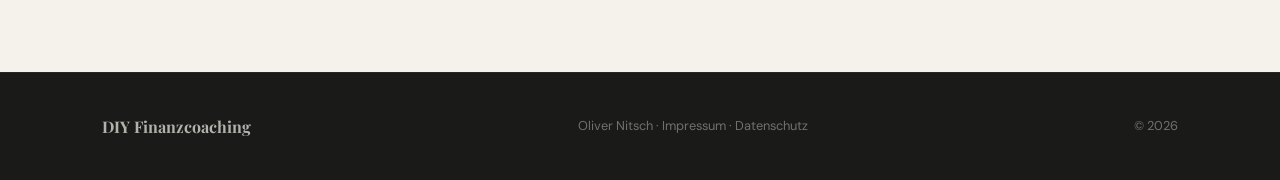
<file: datenschutz.html>
<!DOCTYPE html>
<html lang="de">
<head>
<meta charset="UTF-8">
<meta name="viewport" content="width=device-width, initial-scale=1.0">
<title>Datenschutzerklärung – DIY Finanzcoaching</title>
<meta name="description" content="Datenschutzerklärung von DIY Finanzcoaching – Informationen zu Datenerfassung, Hosting, Cookies und Ihren Rechten gemäß DSGVO.">
<link rel="canonical" href="https://www.diy-finanzcoaching.de/datenschutz.html">
<meta property="og:title" content="Datenschutzerklärung – DIY Finanzcoaching">
<meta property="og:description" content="Datenschutzerklärung von DIY Finanzcoaching – Informationen gemäß DSGVO.">
<meta property="og:type" content="website">
<meta property="og:url" content="https://www.diy-finanzcoaching.de/datenschutz.html">
<meta property="og:image" content="https://www.diy-finanzcoaching.de/Assets/Banner_Startseite.webp">
<meta name="twitter:card" content="summary">
<meta name="twitter:title" content="Datenschutzerklärung – DIY Finanzcoaching">
<meta name="twitter:description" content="Datenschutzerklärung von DIY Finanzcoaching – Informationen gemäß DSGVO.">
<link rel="preconnect" href="https://fonts.googleapis.com">
<link href="https://fonts.googleapis.com/css2?family=Playfair+Display:ital,wght@0,400;0,700;1,400&family=DM+Sans:wght@300;400;500&display=swap" rel="stylesheet">
<link rel="stylesheet" href="style.css">
<link rel="icon" type="image/x-icon" href="./favicon.ico">
<link rel="icon" type="image/png" sizes="32x32" href="./favicon_32.png">
<link rel="icon" type="image/png" sizes="16x16" href="./favicon_16.png">
<link rel="apple-touch-icon" sizes="180x180" href="./favicon_180.png">
</head>
<body>
<a href="#main-content" class="skip-link">Zum Inhalt springen</a>

<!-- NAV -->
<nav>
<a class="nav-logo" href="./"><svg class="nav-logo-mark" viewBox="0 0 100 100" aria-hidden="true"><circle cx="50" cy="50" r="47" fill="#2d5a3d"/><polygon points="50,14 58,50 50,58 42,50" fill="#b8973a"/><polygon points="50,86 42,50 50,42 58,50" fill="#f5f2eb"/><circle cx="50" cy="50" r="5" fill="#f5f2eb"/></svg>DIY <span>Finanzcoaching</span></a>
  <div class="nav-links">
    <a class="nav-link" href="./#pricing">Preise</a>
    <a class="nav-link" href="./#contact">Kontakt</a>
    <a class="nav-link nav-link--login" href="https://app.diy-finanzcoaching.de/dashboard" rel="noopener noreferrer">Login →</a>
  </div>
  <a class="nav-cta" href="https://app.cal.com/diy-finanzcoaching-oliver-nitsch" data-cal-book rel="noopener noreferrer">Kostenloses Kennlerngespräch buchen</a>
  <button class="nav-burger" aria-label="Menü öffnen">
    <span></span>
    <span></span>
    <span></span>
  </button>
</nav>

<main id="main-content">

<!-- LEGAL HERO -->
<div class="legal-hero">
  <a href="index.html" class="back-link">← Zurück zur Startseite</a>
  <div class="section-label">Rechtliches</div>
  <h1>Datenschutzerklärung</h1>
  <p>Quelle: e-recht24.de</p>
</div>

<!-- LEGAL CONTENT -->
<div class="legal-body">

  <h2>1. Datenschutz auf einen Blick</h2>
  <h3>Allgemeine Hinweise</h3>
  <p>Die folgenden Hinweise geben einen einfachen Überblick darüber, was mit Ihren personenbezogenen Daten passiert, wenn Sie diese Website besuchen. Personenbezogene Daten sind alle Daten, mit denen Sie persönlich identifiziert werden können. Ausführliche Informationen zum Thema Datenschutz entnehmen Sie unserer unter diesem Text aufgeführten Datenschutzerklärung.</p>

  <h3>Datenerfassung auf dieser Website</h3>
  <h3>Wer ist verantwortlich für die Datenerfassung auf dieser Website?</h3>
  <p>Die Datenverarbeitung auf dieser Website erfolgt durch den Websitebetreiber. Dessen Kontaktdaten können Sie dem Abschnitt „Hinweis zur Verantwortlichen Stelle" in dieser Datenschutzerklärung entnehmen.</p>

  <h3>Wie erfassen wir Ihre Daten?</h3>
  <p>Ihre Daten werden zum einen dadurch erhoben, dass Sie uns diese mitteilen. Hierbei kann es sich z. B. um Daten handeln, die Sie in ein Kontaktformular eingeben.</p>
  <p>Andere Daten werden automatisch oder nach Ihrer Einwilligung beim Besuch der Website durch unsere IT-Systeme erfasst. Das sind vor allem technische Daten (z. B. Internetbrowser, Betriebssystem oder Uhrzeit des Seitenaufrufs). Die Erfassung dieser Daten erfolgt automatisch, sobald Sie diese Website betreten.</p>

  <h3>Wofür nutzen wir Ihre Daten?</h3>
  <p>Ein Teil der Daten wird erhoben, um eine fehlerfreie Bereitstellung der Website zu gewährleisten. Andere Daten können zur Analyse Ihres Nutzerverhaltens verwendet werden. Sofern über die Website Verträge geschlossen oder angebahnt werden können, werden die übermittelten Daten auch für Vertragsangebote, Bestellungen oder sonstige Auftragsanfragen verarbeitet.</p>

  <h3>Welche Rechte haben Sie bezüglich Ihrer Daten?</h3>
  <p>Sie haben jederzeit das Recht, unentgeltlich Auskunft über Herkunft, Empfänger und Zweck Ihrer gespeicherten personenbezogenen Daten zu erhalten. Sie haben außerdem ein Recht, die Berichtigung oder Löschung dieser Daten zu verlangen. Wenn Sie eine Einwilligung zur Datenverarbeitung erteilt haben, können Sie diese Einwilligung jederzeit für die Zukunft widerrufen. Außerdem haben Sie das Recht, unter bestimmten Umständen die Einschränkung der Verarbeitung Ihrer personenbezogenen Daten zu verlangen. Des Weiteren steht Ihnen ein Beschwerderecht bei der zuständigen Aufsichtsbehörde zu.</p>
  <p>Hierzu sowie zu weiteren Fragen zum Thema Datenschutz können Sie sich jederzeit an uns wenden.</p>

  <h3>Analyse-Tools und Tools von Drittanbietern</h3>
  <p>Beim Besuch dieser Website kann Ihr Surf-Verhalten statistisch ausgewertet werden. Das geschieht vor allem mit sogenannten Analyseprogrammen. Detaillierte Informationen zu diesen Analyseprogrammen finden Sie in der folgenden Datenschutzerklärung.</p>

  <hr class="legal-divider">

  <h2>2. Hosting</h2>
  <h3>Externes Hosting</h3>
  <p>Diese Website wird extern gehostet. Die personenbezogenen Daten, die auf dieser Website erfasst werden, werden auf den Servern des Hosters gespeichert. Hierbei kann es sich v. a. um IP-Adressen, Kontaktanfragen, Meta- und Kommunikationsdaten, Vertragsdaten, Kontaktdaten, Namen, Websitezugriffe und sonstige Daten, die über eine Website generiert werden, handeln.</p>
  <p>Das externe Hosting erfolgt zum Zwecke der Vertragserfüllung gegenüber unseren potenziellen und bestehenden Kunden (Art. 6 Abs. 1 lit. b DSGVO) und im Interesse einer sicheren, schnellen und effizienten Bereitstellung unseres Online-Angebots durch einen professionellen Anbieter (Art. 6 Abs. 1 lit. f DSGVO).</p>
  <p>Wir setzen folgenden Hoster ein:</p>
  <address class="legal-address">
    Google Ireland Limited<br>
    Gordon House<br>
    Barrow Street<br>
    Dublin 4, Irland
  </address>

  <hr class="legal-divider">

  <h2>3. Allgemeine Hinweise und Pflichtinformationen</h2>
  <h3>Datenschutz</h3>
  <p>Die Betreiber dieser Seiten nehmen den Schutz Ihrer persönlichen Daten sehr ernst. Wir behandeln Ihre personenbezogenen Daten vertraulich und entsprechend den gesetzlichen Datenschutzvorschriften sowie dieser Datenschutzerklärung.</p>
  <p>Wir weisen darauf hin, dass die Datenübertragung im Internet (z. B. bei der Kommunikation per E-Mail) Sicherheitslücken aufweisen kann. Ein lückenloser Schutz der Daten vor dem Zugriff durch Dritte ist nicht möglich.</p>

  <h3>Hinweis zur verantwortlichen Stelle</h3>
  <p>Die verantwortliche Stelle für die Datenverarbeitung auf dieser Website ist:</p>
  <address class="legal-address">
    Oliver Nitsch<br>
    Breitenrathstraße 59<br>
    57250 Netphen<br>
    E-Mail: hallo@diy-finanzcoaching.de
  </address>

  <h3>Speicherdauer</h3>
  <p>Soweit innerhalb dieser Datenschutzerklärung keine speziellere Speicherdauer genannt wurde, verbleiben Ihre personenbezogenen Daten bei uns, bis der Zweck für die Datenverarbeitung entfällt. Wenn Sie ein berechtigtes Löschersuchen geltend machen oder eine Einwilligung zur Datenverarbeitung widerrufen, werden Ihre Daten gelöscht, sofern wir keine anderen rechtlich zulässigen Gründe für die Speicherung Ihrer personenbezogenen Daten haben.</p>

  <h3>Widerruf Ihrer Einwilligung zur Datenverarbeitung</h3>
  <p>Viele Datenverarbeitungsvorgänge sind nur mit Ihrer ausdrücklichen Einwilligung möglich. Sie können eine bereits erteilte Einwilligung jederzeit widerrufen. Die Rechtmäßigkeit der bis zum Widerruf erfolgten Datenverarbeitung bleibt vom Widerruf unberührt.</p>

  <h3>Widerspruchsrecht gegen die Datenerhebung in besonderen Fällen sowie gegen Direktwerbung (Art. 21 DSGVO)</h3>
  <div class="legal-highlight">
    <p>Wenn die Datenverarbeitung auf Grundlage von Art. 6 Abs. 1 lit. e oder f DSGVO erfolgt, haben Sie jederzeit das Recht, aus Gründen, die sich aus Ihrer besonderen Situation ergeben, gegen die Verarbeitung Ihrer personenbezogenen Daten Widerspruch einzulegen; dies gilt auch für ein auf diese Bestimmungen gestütztes Profiling. Die jeweilige Rechtsgrundlage, auf denen eine Verarbeitung beruht, entnehmen Sie dieser Datenschutzerklärung.</p>
  </div>

  <h3>Beschwerderecht bei der zuständigen Aufsichtsbehörde</h3>
  <p>Im Falle von Verstößen gegen die DSGVO steht den Betroffenen ein Beschwerderecht bei einer Aufsichtsbehörde, insbesondere in dem Mitgliedstaat ihres gewöhnlichen Aufenthalts, ihres Arbeitsplatzes oder des Orts des mutmaßlichen Verstoßes zu.</p>

  <h3>Recht auf Datenübertragbarkeit</h3>
  <p>Sie haben das Recht, Daten, die wir auf Grundlage Ihrer Einwilligung oder in Erfüllung eines Vertrags automatisiert verarbeiten, an sich oder an einen Dritten in einem gängigen, maschinenlesbaren Format aushändigen zu lassen.</p>

  <h3>Auskunft, Berichtigung und Löschung</h3>
  <p>Sie haben im Rahmen der geltenden gesetzlichen Bestimmungen jederzeit das Recht auf unentgeltliche Auskunft über Ihre gespeicherten personenbezogenen Daten, deren Herkunft und Empfänger und den Zweck der Datenverarbeitung und ggf. ein Recht auf Berichtigung oder Löschung dieser Daten.</p>

  <h3>Recht auf Einschränkung der Verarbeitung</h3>
  <p>Sie haben das Recht, die Einschränkung der Verarbeitung Ihrer personenbezogenen Daten zu verlangen. Dieses Recht besteht in folgenden Fällen:</p>
  <ul>
    <li>Wenn Sie die Richtigkeit Ihrer bei uns gespeicherten personenbezogenen Daten bestreiten, benötigen wir in der Regel Zeit, um dies zu überprüfen.</li>
    <li>Wenn die Verarbeitung Ihrer personenbezogenen Daten unrechtmäßig geschah/geschieht, können Sie statt der Löschung die Einschränkung der Datenverarbeitung verlangen.</li>
    <li>Wenn wir Ihre personenbezogenen Daten nicht mehr benötigen, Sie sie jedoch zur Ausübung, Verteidigung oder Geltendmachung von Rechtsansprüchen benötigen.</li>
    <li>Wenn Sie einen Widerspruch nach Art. 21 Abs. 1 DSGVO eingelegt haben und noch nicht feststeht, wessen Interessen überwiegen.</li>
  </ul>

  <h3>SSL- bzw. TLS-Verschlüsselung</h3>
  <p>Diese Seite nutzt aus Sicherheitsgründen und zum Schutz der Übertragung vertraulicher Inhalte eine SSL- bzw. TLS-Verschlüsselung. Eine verschlüsselte Verbindung erkennen Sie daran, dass die Adresszeile des Browsers von „http://" auf „https://" wechselt.</p>

  <hr class="legal-divider">

  <h2>4. Datenerfassung auf dieser Website</h2>
  <h3>Cookies</h3>
  <p>Unsere Internetseiten verwenden so genannte „Cookies". Cookies sind kleine Datenpakete und richten auf Ihrem Endgerät keinen Schaden an. Sie werden entweder vorübergehend für die Dauer einer Sitzung (Session-Cookies) oder dauerhaft (permanente Cookies) auf Ihrem Endgerät gespeichert. Session-Cookies werden nach Ende Ihres Besuchs automatisch gelöscht.</p>
  <p>Sie können Ihren Browser so einstellen, dass Sie über das Setzen von Cookies informiert werden und Cookies nur im Einzelfall erlauben, die Annahme von Cookies für bestimmte Fälle oder generell ausschließen sowie das automatische Löschen der Cookies beim Schließen des Browsers aktivieren. Bei der Deaktivierung von Cookies kann die Funktionalität dieser Website eingeschränkt sein.</p>

  <h3>Kontaktformular</h3>
  <p>Wenn Sie uns per Kontaktformular Anfragen zukommen lassen, werden Ihre Angaben aus dem Anfrageformular inklusive der von Ihnen dort angegebenen Kontaktdaten zwecks Bearbeitung der Anfrage und für den Fall von Anschlussfragen bei uns gespeichert. Diese Daten geben wir nicht ohne Ihre Einwilligung weiter.</p>

  <h3>Anfrage per E-Mail, Telefon oder Telefax</h3>
  <p>Wenn Sie uns per E-Mail, Telefon oder Telefax kontaktieren, wird Ihre Anfrage inklusive aller daraus hervorgehenden personenbezogenen Daten (Name, Anfrage) zum Zwecke der Bearbeitung Ihres Anliegens bei uns gespeichert und verarbeitet. Diese Daten geben wir nicht ohne Ihre Einwilligung weiter.</p>
  <p>Die von Ihnen an uns per Kontaktanfragen übersandten Daten verbleiben bei uns, bis Sie uns zur Löschung auffordern, Ihre Einwilligung zur Speicherung widerrufen oder der Zweck für die Datenspeicherung entfällt. Zwingende gesetzliche Bestimmungen – insbesondere gesetzliche Aufbewahrungsfristen – bleiben unberührt.</p>

  <h3>Terminbuchung über cal.com</h3>
  <p>Für die Vereinbarung von Kennenlern- und Coaching-Terminen nutzen wir den Dienst cal.com. Anbieter ist die Cal.com, Inc., 2100 Geng Road, Suite 210, Palo Alto, CA 94303, USA. Die Buchungsoberfläche wird auf unserer Website in einem eingebetteten Fenster (Overlay) angezeigt und erst dann geladen, wenn Sie einen Buchungslink anklicken. Erst zu diesem Zeitpunkt wird eine Verbindung zu den Servern von cal.com aufgebaut.</p>
  <p>Beim Öffnen der Buchungsoberfläche sowie bei einer Terminbuchung werden Daten an cal.com übertragen. Dazu gehören technische Verbindungsdaten (u.&nbsp;a. Ihre IP-Adresse) sowie die von Ihnen im Buchungsformular angegebenen Daten (z.&nbsp;B. Name, E-Mail-Adresse, gewünschter Termin und ggf. weitere Angaben). Diese Daten werden zur Durchführung und Verwaltung des Termins verarbeitet.</p>
  <p>Die Nutzung von cal.com erfolgt auf Grundlage unseres berechtigten Interesses an einer effizienten und nutzerfreundlichen Terminvereinbarung (Art. 6 Abs. 1 lit. f DSGVO) sowie – soweit ein Termin zur Anbahnung oder Durchführung eines Vertragsverhältnisses vereinbart wird – auf Grundlage von Art. 6 Abs. 1 lit. b DSGVO. Da die Buchungsoberfläche erst nach Ihrer aktiven Interaktion geladen wird, erfolgt die damit verbundene Datenübertragung zudem auf Grundlage Ihrer Einwilligung (Art. 6 Abs. 1 lit. a DSGVO), soweit eine solche abgefragt wird; die Einwilligung ist jederzeit widerrufbar.</p>
  <p>Eine Datenübertragung in die USA kann nicht ausgeschlossen werden. Weitere Informationen zum Umgang mit Nutzerdaten finden Sie in der Datenschutzerklärung von cal.com unter <a href="https://cal.com/privacy" rel="noopener noreferrer">https://cal.com/privacy</a>.</p>

  <h3>Zahlungsabwicklung über Stripe</h3>
  <p>Für den Abschluss einer kostenpflichtigen Mitgliedschaft nutzen wir den Zahlungsdienstleister Stripe. Anbieter für Kunden im Europäischen Wirtschaftsraum ist die Stripe Payments Europe, Ltd., 1 Grand Canal Street Lower, Grand Canal Dock, Dublin, Irland. Die Zahlungsabwicklung findet auf einer von Stripe bereitgestellten, gesicherten Bezahlseite (Stripe Checkout) statt, auf die Sie beim Abschluss weitergeleitet werden.</p>
  <p>Im Rahmen der Zahlungsabwicklung werden die von Ihnen eingegebenen Daten (u.&nbsp;a. Name, E-Mail-Adresse, Zahlungsdaten) sowie technische Verbindungsdaten (u.&nbsp;a. Ihre IP-Adresse) an Stripe übertragen und dort zur Durchführung der Zahlung und zur Betrugsvermeidung verarbeitet. Ihre vollständigen Zahlungsdaten (z.&nbsp;B. Kreditkartennummer) werden ausschließlich von Stripe verarbeitet und uns nicht im Klartext übermittelt.</p>
  <p>Die Verarbeitung erfolgt zur Erfüllung des Vertrags über die Mitgliedschaft (Art. 6 Abs. 1 lit. b DSGVO) sowie auf Grundlage unseres berechtigten Interesses an einer sicheren und reibungslosen Zahlungsabwicklung (Art. 6 Abs. 1 lit. f DSGVO).</p>
  <p>Eine Datenübertragung in die USA kann nicht ausgeschlossen werden. Weitere Informationen zum Umgang mit Nutzerdaten finden Sie in der Datenschutzerklärung von Stripe unter <a href="https://stripe.com/de/privacy" rel="noopener noreferrer">https://stripe.com/de/privacy</a>.</p>

</div>

</main>

<!-- FOOTER -->
<footer></footer>

<script src="main.js"></script>
</body>
</html>
</file>
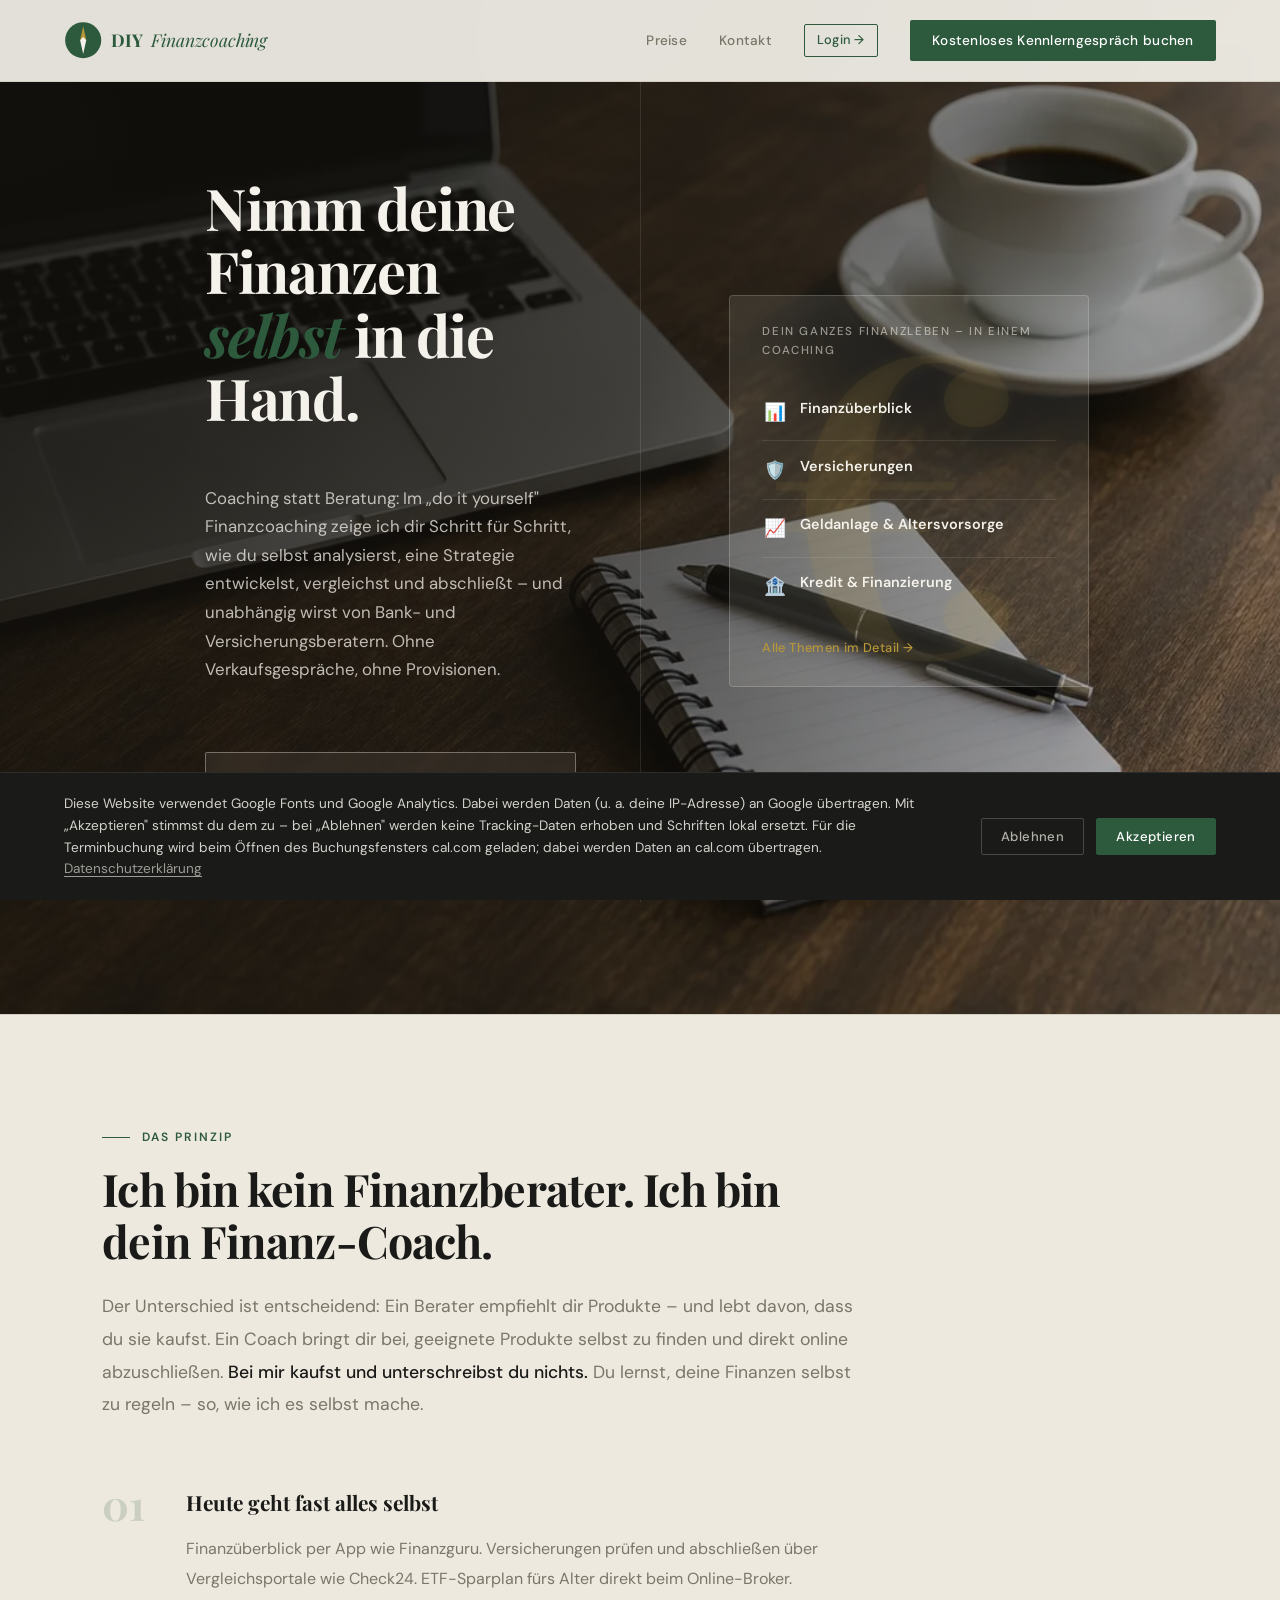
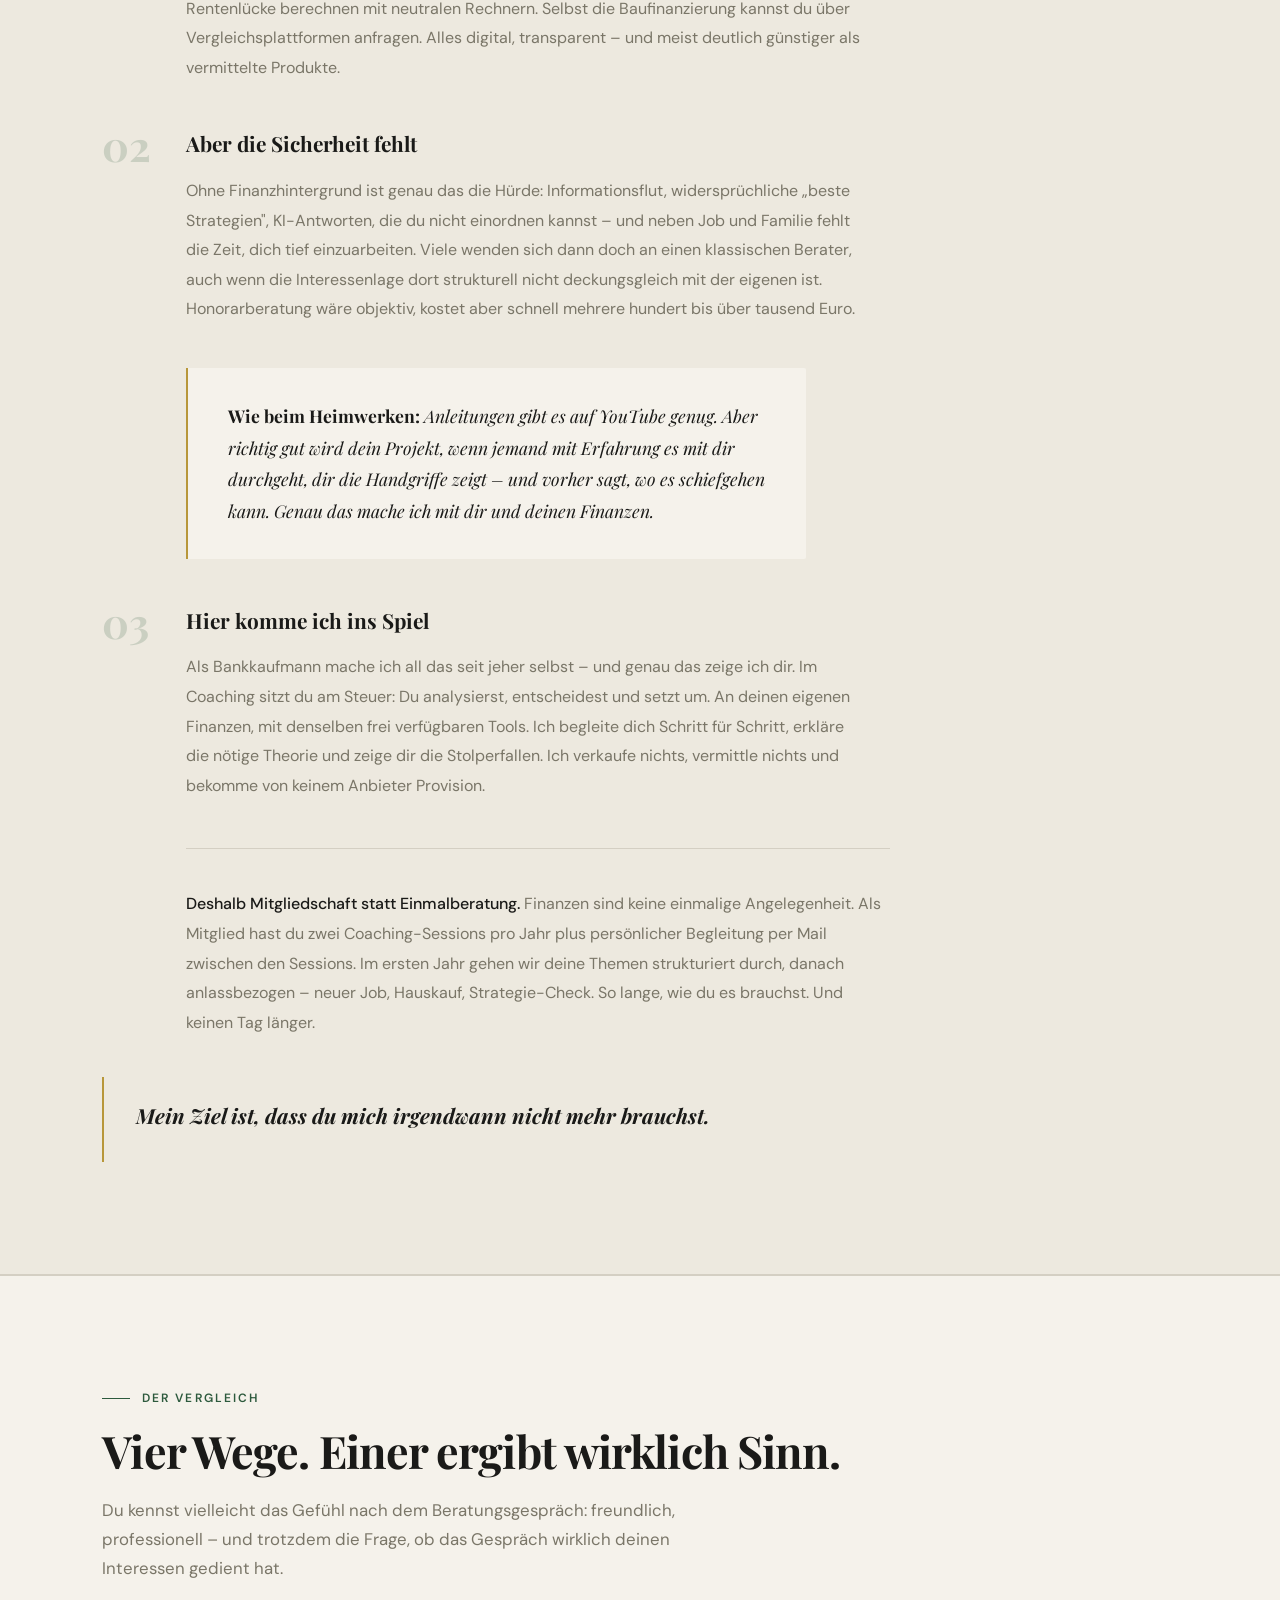
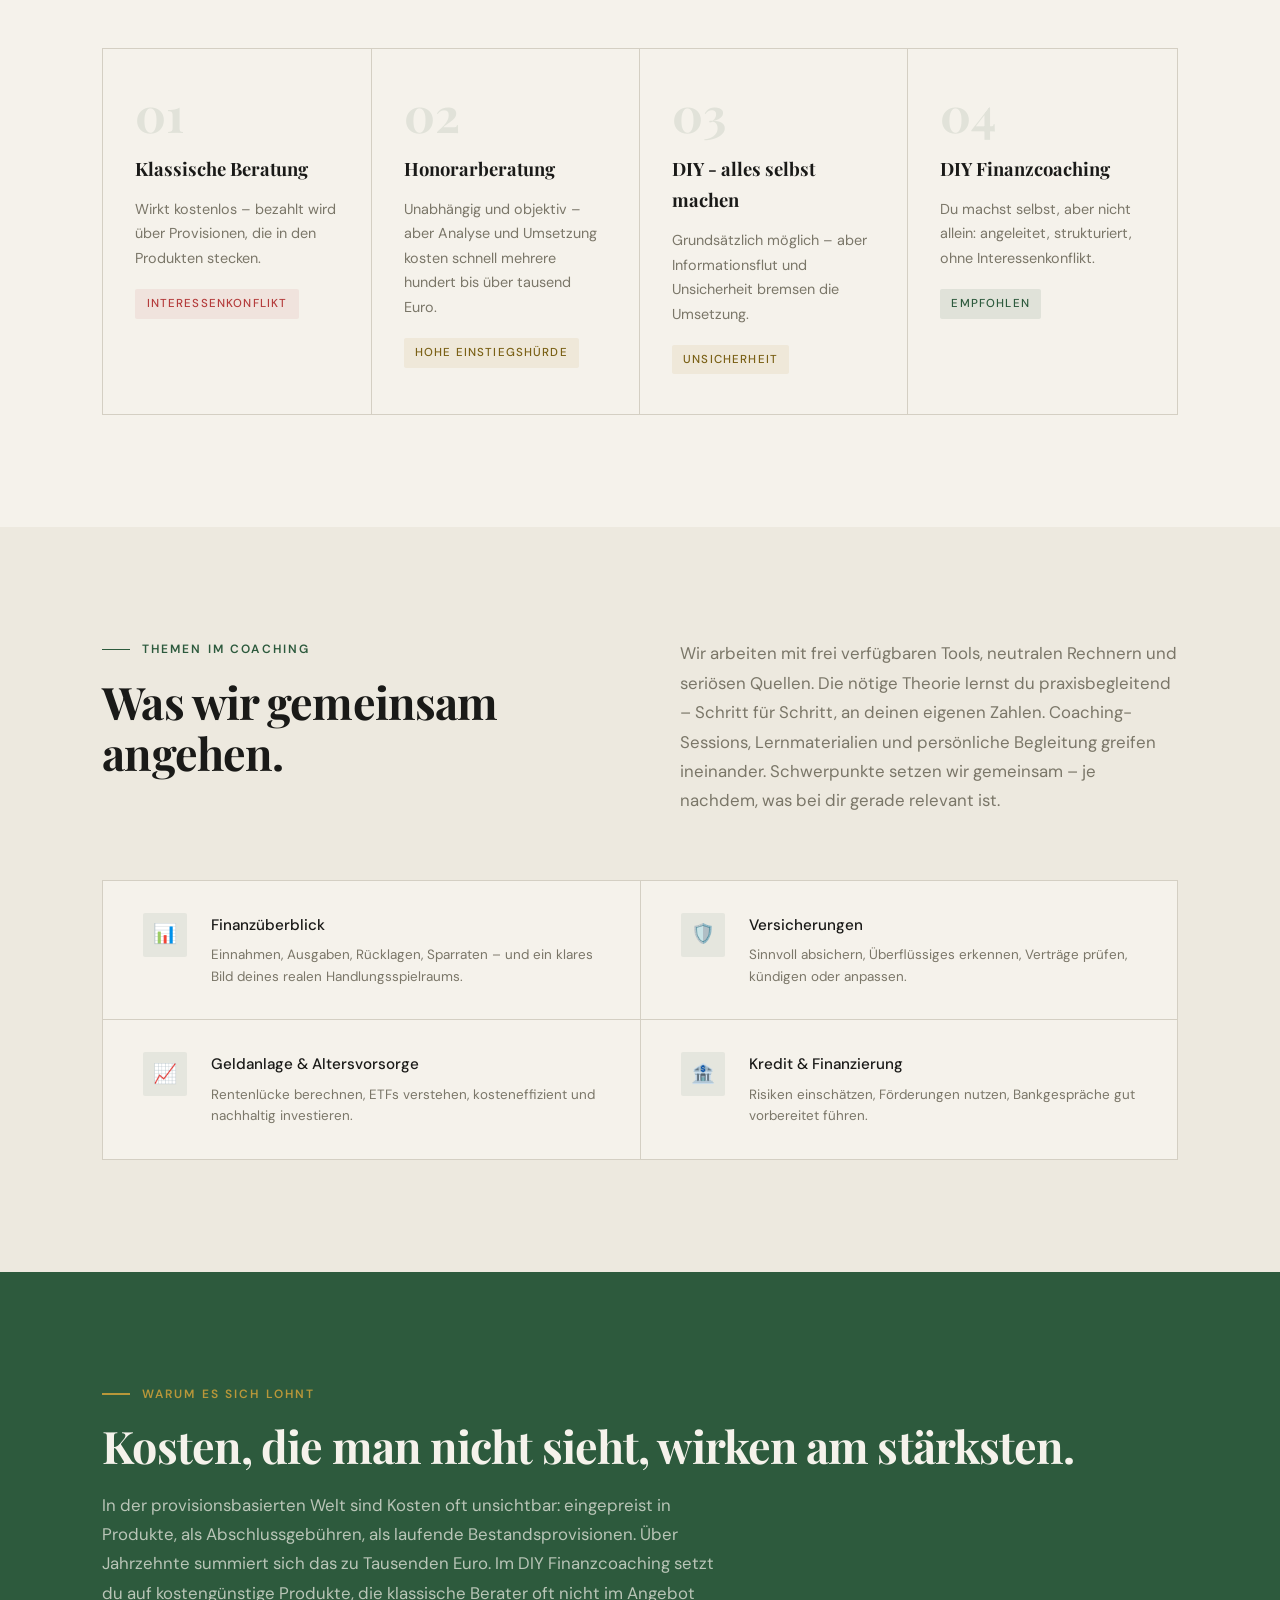
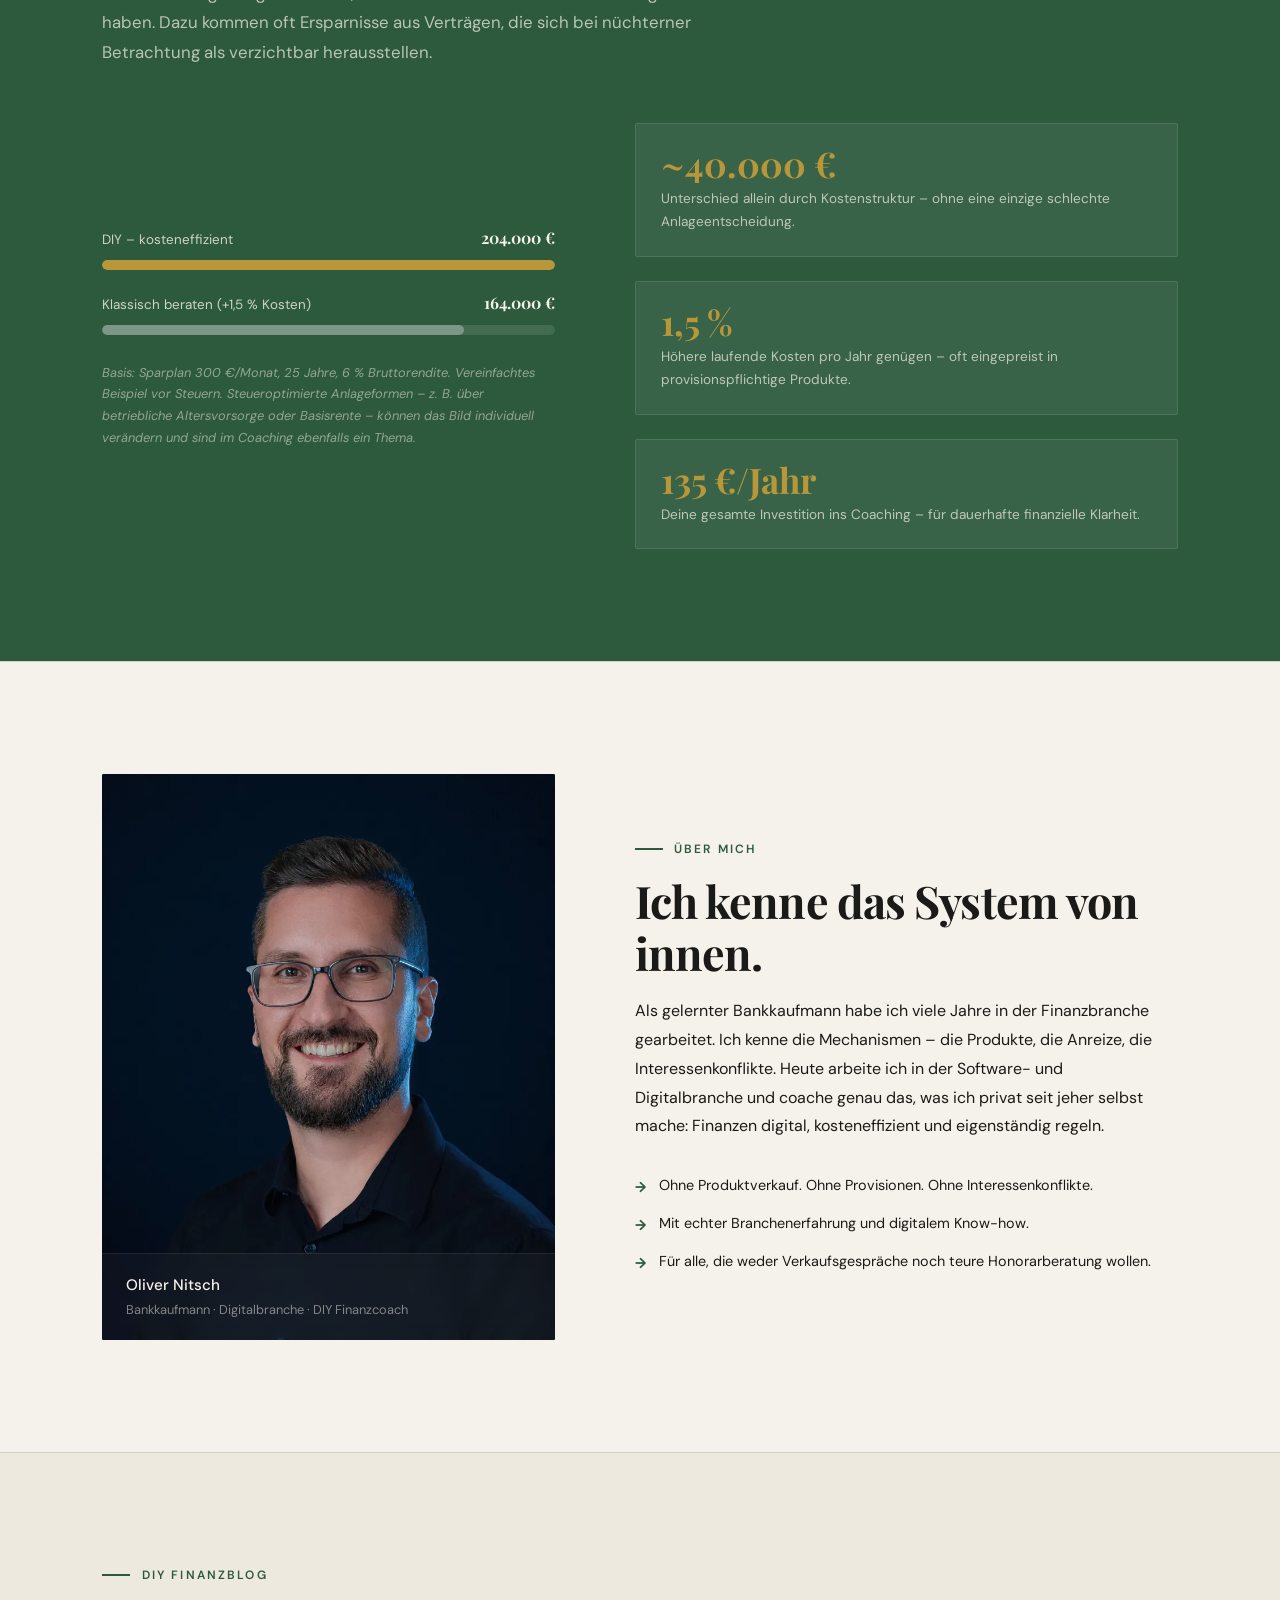
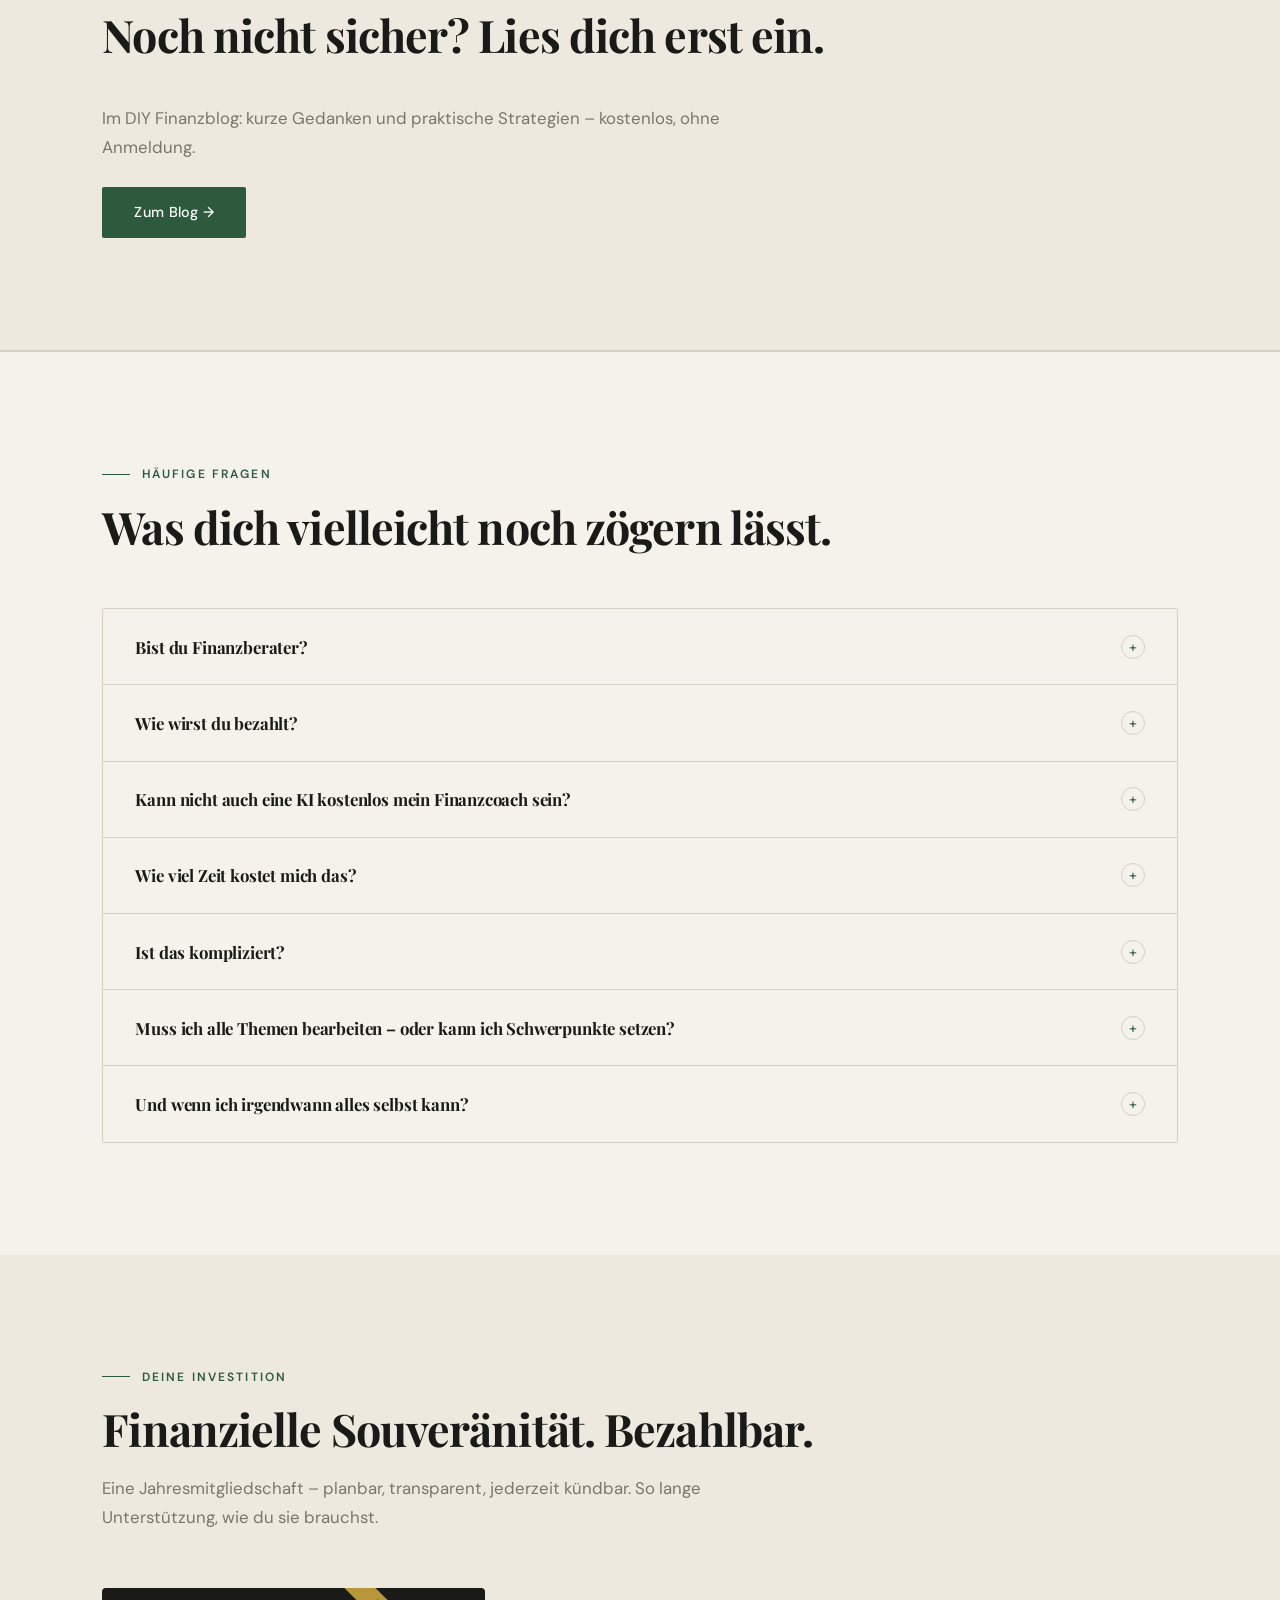
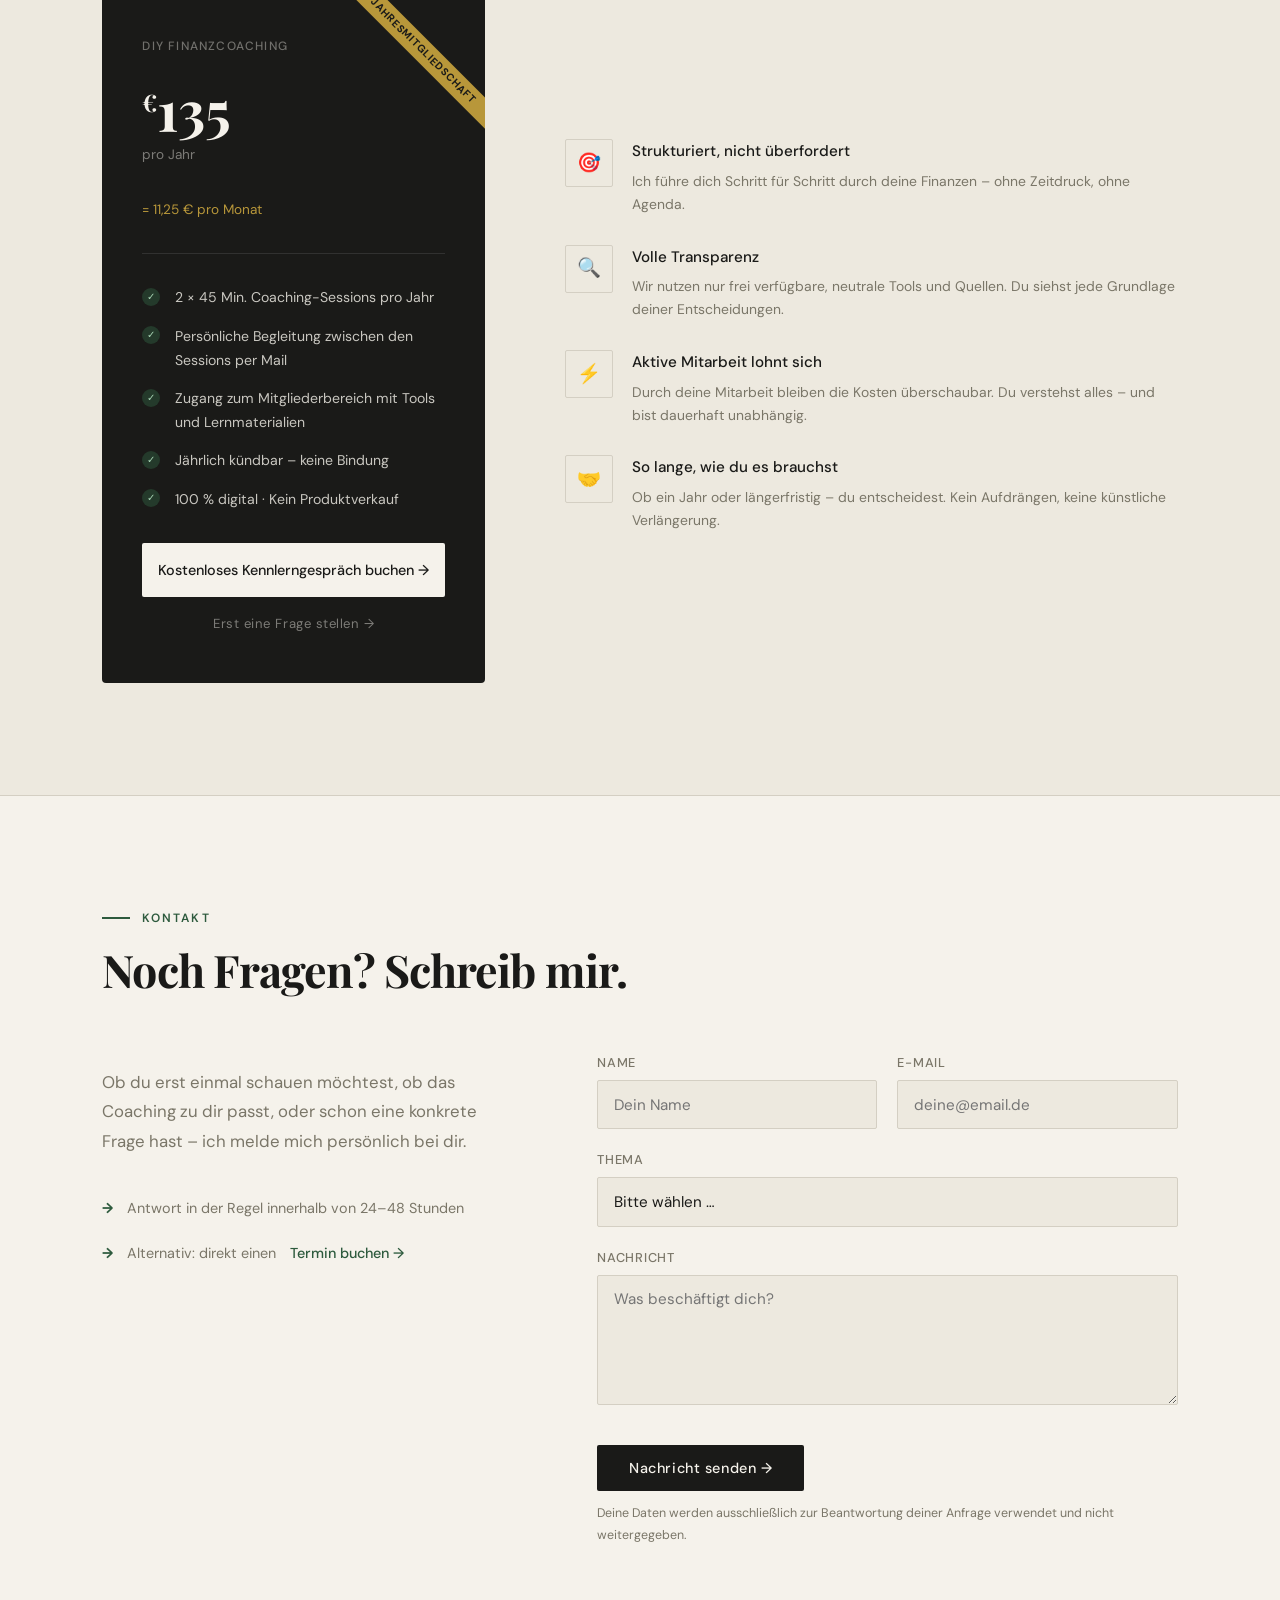
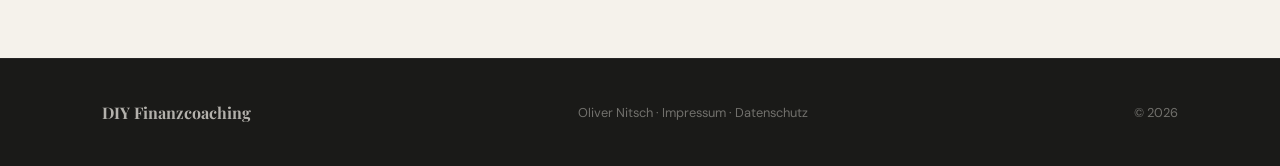
<file: entwurf.html>
<!DOCTYPE html>
<html lang="de">
<head>
<meta charset="UTF-8">
<meta name="viewport" content="width=device-width, initial-scale=1.0">
<!-- ENTWURF: Diese Seite ist bewusst nicht indexierbar und nicht verlinkt. -->
<meta name="robots" content="noindex, nofollow">
<title>DIY Finanzcoaching – Oliver Nitsch (Entwurf)</title>
<meta name="description" content="Coaching statt Beratung: Lerne, selbst zu analysieren, zu planen und umzusetzen – ohne Produktverkauf, ohne Provisionen. Ab 135 € pro Jahr.">
<link rel="preconnect" href="https://fonts.googleapis.com">
<link href="https://fonts.googleapis.com/css2?family=Playfair+Display:ital,wght@0,400;0,700;1,400&family=DM+Sans:wght@300;400;500&display=swap" rel="stylesheet">
<link rel="stylesheet" href="style.css">
<link rel="icon" type="image/x-icon" href="./favicon.ico">
<link rel="icon" type="image/png" sizes="32x32" href="./favicon_32.png">
<link rel="icon" type="image/png" sizes="16x16" href="./favicon_16.png">
<link rel="apple-touch-icon" sizes="180x180" href="./favicon_180.png">
</head>
<body>
<a href="#main-content" class="skip-link">Zum Inhalt springen</a>

<!-- NAV -->
<nav>
<a class="nav-logo" href="./"><svg class="nav-logo-mark" viewBox="0 0 100 100" aria-hidden="true"><circle cx="50" cy="50" r="47" fill="#2d5a3d"/><polygon points="50,14 58,50 50,58 42,50" fill="#b8973a"/><polygon points="50,86 42,50 50,42 58,50" fill="#f5f2eb"/><circle cx="50" cy="50" r="5" fill="#f5f2eb"/></svg>DIY <span>Finanzcoaching</span></a>
  <div class="nav-links">
    <a class="nav-link" href="./#pricing">Preise</a>
    <a class="nav-link" href="./#contact">Kontakt</a>
    <a class="nav-link nav-link--login" href="https://app.diy-finanzcoaching.de/dashboard" rel="noopener noreferrer">Login →</a>
  </div>
  <a class="nav-cta" href="https://app.cal.com/diy-finanzcoaching-oliver-nitsch" data-cal-book rel="noopener noreferrer">Kostenloses Kennlerngespräch buchen</a>
  <button class="nav-burger" aria-label="Menü öffnen">
    <span></span>
    <span></span>
    <span></span>
  </button>
</nav>

<!-- MAIN CONTENT -->
<main id="main-content">

<!-- HERO -->
<section class="hero">
  <div class="hero-left">
    <h1>Nimm deine Finanzen <em>selbst</em> in die Hand.</h1>
    <p class="hero-lead">Coaching statt Beratung: Im „do it yourself" Finanzcoaching zeige ich dir Schritt für Schritt, wie du selbst analysierst, eine Strategie entwickelst, vergleichst und abschließt – und unabhängig wirst von Bank- und Versicherungsberatern. Ohne Verkaufsgespräche, ohne Provisionen.</p>
    <a href="#principle" class="btn-secondary">Wie es funktioniert ↓</a>
  </div>
  <div class="hero-right">
    <div class="hero-topics-card">
      <p class="hero-topics-label">Dein ganzes Finanzleben – in einem Coaching</p>
      <ul class="hero-topics-list">
        <li class="hero-topic-item">
          <span class="hero-topic-icon">📊</span>
          <div>
            <div class="hero-topic-title">Finanzüberblick</div>
            <div class="hero-topic-desc">Einnahmen, Ausgaben, Rücklagen – ein klares Bild deiner Situation.</div>
          </div>
        </li>
        <li class="hero-topic-item">
          <span class="hero-topic-icon">🛡️</span>
          <div>
            <div class="hero-topic-title">Versicherungen</div>
            <div class="hero-topic-desc">Sinnvoll absichern, Überflüssiges erkennen, Verträge optimieren.</div>
          </div>
        </li>
        <li class="hero-topic-item">
          <span class="hero-topic-icon">📈</span>
          <div>
            <div class="hero-topic-title">Geldanlage & Altersvorsorge</div>
            <div class="hero-topic-desc">Rentenlücke berechnen, ETFs verstehen, kosteneffizient investieren.</div>
          </div>
        </li>
        <li class="hero-topic-item">
          <span class="hero-topic-icon">🏦</span>
          <div>
            <div class="hero-topic-title">Kredit & Finanzierung</div>
            <div class="hero-topic-desc">Risiken einschätzen, Förderungen nutzen, gut vorbereitet verhandeln.</div>
          </div>
        </li>
      </ul>
      <a href="#topics" class="hero-topics-more">Alle Themen im Detail →</a>
    </div>
  </div>
</section>

<!-- PRINZIP (NEU) -->
<section class="principle reveal" id="principle">
  <div class="principle-intro">
    <div class="section-label">Das Prinzip</div>
    <h2 class="section-title">Ich bin kein Finanzberater. Ich bin dein Finanz-Coach.</h2>
    <p class="principle-lead">Der Unterschied ist entscheidend: Ein Berater empfiehlt dir Produkte – und lebt davon, dass du sie kaufst. Ein Coach bringt dir bei, geeignete Produkte selbst zu finden und direkt online abzuschließen. <strong>Bei mir kaufst und unterschreibst du nichts.</strong> Du lernst, deine Finanzen selbst zu regeln – so, wie ich es selbst mache.</p>
  </div>

  <div class="principle-steps">
    <div class="principle-step">
      <div class="principle-step-num">01</div>
      <div class="principle-step-body">
        <h3 class="principle-step-title">Heute geht fast alles selbst</h3>
        <p class="principle-step-text">Finanzüberblick per App wie Finanzguru. Versicherungen prüfen und abschließen über Vergleichsportale wie Check24. ETF-Sparplan fürs Alter direkt beim Online-Broker. Rentenlücke berechnen mit neutralen Rechnern. Selbst die Baufinanzierung kannst du über Vergleichsplattformen anfragen. Alles digital, transparent – und meist deutlich günstiger als vermittelte Produkte.</p>
      </div>
    </div>

    <div class="principle-step">
      <div class="principle-step-num">02</div>
      <div class="principle-step-body">
        <h3 class="principle-step-title">Aber die Sicherheit fehlt</h3>
        <p class="principle-step-text">Ohne Finanzhintergrund ist genau das die Hürde: Informationsflut, widersprüchliche „beste Strategien", KI-Antworten, die du nicht einordnen kannst – und neben Job und Familie fehlt die Zeit, dich tief einzuarbeiten. Viele wenden sich dann doch an einen klassischen Berater, auch wenn die Interessenlage dort strukturell nicht deckungsgleich mit der eigenen ist. Honorarberatung wäre objektiv, kostet aber schnell mehrere hundert bis über tausend Euro.</p>
      </div>
    </div>

    <blockquote class="principle-callout"><strong>Wie beim Heimwerken:</strong> Anleitungen gibt es auf YouTube genug. Aber richtig gut wird dein Projekt, wenn jemand mit Erfahrung es mit dir durchgeht, dir die Handgriffe zeigt – und vorher sagt, wo es schiefgehen kann. Genau das mache ich mit dir und deinen Finanzen.</blockquote>

    <div class="principle-step">
      <div class="principle-step-num">03</div>
      <div class="principle-step-body">
        <h3 class="principle-step-title">Hier komme ich ins Spiel</h3>
        <p class="principle-step-text">Als Bankkaufmann mache ich all das seit jeher selbst – und genau das zeige ich dir. Im Coaching sitzt du am Steuer: Du analysierst, entscheidest und setzt um. An deinen eigenen Finanzen, mit denselben frei verfügbaren Tools. Ich begleite dich Schritt für Schritt, erkläre die nötige Theorie und zeige dir die Stolperfallen. Ich verkaufe nichts, vermittle nichts und bekomme von keinem Anbieter Provision.</p>
      </div>
    </div>
  </div>

  <div class="principle-membership">
    <p><strong>Deshalb Mitgliedschaft statt Einmalberatung.</strong> Finanzen sind keine einmalige Angelegenheit. Als Mitglied hast du zwei Coaching-Sessions pro Jahr plus persönlicher Begleitung per Mail zwischen den Sessions. Im ersten Jahr gehen wir deine Themen strukturiert durch, danach anlassbezogen – neuer Job, Hauskauf, Strategie-Check. So lange, wie du es brauchst. Und keinen Tag länger.</p>
  </div>

  <div class="principle-goal">
    <div class="principle-goal-headline">Mein Ziel ist, dass du mich irgendwann nicht mehr brauchst.</div>
  </div>
</section>

<!-- VERGLEICH (gekürzte Vier-Wege-Sektion) -->
<section class="approach" id="approach">
  <div class="reveal">
    <div class="section-label">Der Vergleich</div>
    <h2 class="section-title">Vier Wege. Einer ergibt wirklich Sinn.</h2>
    <p class="section-sub">Du kennst vielleicht das Gefühl nach dem Beratungsgespräch: freundlich, professionell – und trotzdem die Frage, ob das Gespräch wirklich deinen Interessen gedient hat.</p>
  </div>
  <div class="approach-grid approach-grid--4 reveal">
    <div class="approach-card">
      <div class="approach-num">01</div>
      <div class="approach-title">Klassische Beratung</div>
      <p class="approach-text">Wirkt kostenlos – bezahlt wird über Provisionen, die in den Produkten stecken.</p>
      <span class="approach-tag tag-red">Interessenkonflikt</span>
    </div>
    <div class="approach-card">
      <div class="approach-num">02</div>
      <div class="approach-title">Honorarberatung</div>
      <p class="approach-text">Unabhängig und objektiv – aber Analyse und Umsetzung kosten schnell mehrere hundert bis über tausend Euro.</p>
      <span class="approach-tag tag-amber">Hohe Einstiegshürde</span>
    </div>
    <div class="approach-card">
      <div class="approach-num">03</div>
      <div class="approach-title">DIY - alles selbst machen</div>
      <p class="approach-text">Grundsätzlich möglich – aber Informationsflut und Unsicherheit bremsen die Umsetzung.</p>
      <span class="approach-tag tag-amber">Unsicherheit</span>
    </div>
    <div class="approach-card">
      <div class="approach-num">04</div>
      <div class="approach-title">DIY Finanzcoaching</div>
      <p class="approach-text">Du machst selbst, aber nicht allein: angeleitet, strukturiert, ohne Interessenkonflikt.</p>
      <span class="approach-tag tag-green">Empfohlen</span>
    </div>
  </div>
</section>

<!-- TOPICS -->
<section class="topics" id="topics">
  <div class="topics-intro reveal">
    <div>
      <div class="section-label">Themen im Coaching</div>
      <h2 class="section-title">Was wir gemeinsam angehen.</h2>
    </div>
    <p class="section-sub" style="align-self:flex-end;">Wir arbeiten mit frei verfügbaren Tools, neutralen Rechnern und seriösen Quellen. Die nötige Theorie lernst du praxisbegleitend – Schritt für Schritt, an deinen eigenen Zahlen. Coaching-Sessions, Lernmaterialien und persönliche Begleitung greifen ineinander. Schwerpunkte setzen wir gemeinsam – je nachdem, was bei dir gerade relevant ist.</p>
  </div>
  <div class="topics-grid reveal">
    <div class="topic-item">
      <div class="topic-icon">📊</div>
      <div>
        <div class="topic-title">Finanzüberblick</div>
        <p class="topic-desc">Einnahmen, Ausgaben, Rücklagen, Sparraten – und ein klares Bild deines realen Handlungsspielraums.</p>
      </div>
    </div>
    <div class="topic-item">
      <div class="topic-icon">🛡️</div>
      <div>
        <div class="topic-title">Versicherungen</div>
        <p class="topic-desc">Sinnvoll absichern, Überflüssiges erkennen, Verträge prüfen, kündigen oder anpassen.</p>
      </div>
    </div>
    <div class="topic-item">
      <div class="topic-icon">📈</div>
      <div>
        <div class="topic-title">Geldanlage & Altersvorsorge</div>
        <p class="topic-desc">Rentenlücke berechnen, ETFs verstehen, kosteneffizient und nachhaltig investieren.</p>
      </div>
    </div>
    <div class="topic-item">
      <div class="topic-icon">🏦</div>
      <div>
        <div class="topic-title">Kredit & Finanzierung</div>
        <p class="topic-desc">Risiken einschätzen, Förderungen nutzen, Bankgespräche gut vorbereitet führen.</p>
      </div>
    </div>
  </div>
</section>

<!-- COST -->
<section class="cost reveal">
  <div class="section-label">Warum es sich lohnt</div>
  <h2 class="section-title">Kosten, die man nicht sieht, wirken am stärksten.</h2>
  <p class="section-sub">In der provisionsbasierten Welt sind Kosten oft unsichtbar: eingepreist in Produkte, als Abschlussgebühren, als laufende Bestandsprovisionen. Über Jahrzehnte summiert sich das zu Tausenden Euro. Im DIY Finanzcoaching setzt du auf kostengünstige Produkte, die klassische Berater oft nicht im Angebot haben. Dazu kommen oft Ersparnisse aus Verträgen, die sich bei nüchterner Betrachtung als verzichtbar herausstellen.</p>
  <div class="cost-layout">
    <div class="cost-chart">
      <div class="cost-bar-row">
        <div class="cost-bar-label">
          <span>DIY – kosteneffizient</span>
          <strong>204.000 €</strong>
        </div>
        <div class="cost-bar-track">
          <div class="cost-bar-fill bar-bright" style="width:100%"></div>
        </div>
      </div>
      <div class="cost-bar-row">
        <div class="cost-bar-label">
          <span>Klassisch beraten (+1,5 % Kosten)</span>
          <strong>164.000 €</strong>
        </div>
        <div class="cost-bar-track">
          <div class="cost-bar-fill bar-muted" style="width:80%"></div>
        </div>
      </div>
      <p class="cost-caption">Basis: Sparplan 300 €/Monat, 25 Jahre, 6 % Bruttorendite. Vereinfachtes Beispiel vor Steuern. Steueroptimierte Anlageformen – z. B. über betriebliche Altersvorsorge oder Basisrente – können das Bild individuell verändern und sind im Coaching ebenfalls ein Thema.</p>
    </div>
    <div class="cost-facts">
      <div class="cost-fact">
        <div class="cost-fact-num">~40.000 €</div>
        <p class="cost-fact-text">Unterschied allein durch Kostenstruktur – ohne eine einzige schlechte Anlageentscheidung.</p>
      </div>
      <div class="cost-fact">
        <div class="cost-fact-num">1,5 %</div>
        <p class="cost-fact-text">Höhere laufende Kosten pro Jahr genügen – oft eingepreist in provisionspflichtige Produkte.</p>
      </div>
      <div class="cost-fact">
        <div class="cost-fact-num">135 €/Jahr</div>
        <p class="cost-fact-text">Deine gesamte Investition ins Coaching – für dauerhafte finanzielle Klarheit.</p>
      </div>
    </div>
  </div>
</section>

<!-- ABOUT -->
<section class="about reveal">
  <div class="about-visual">
    <div class="about-initial">ON</div>
    <div class="about-name-tag">
      <div class="about-name">Oliver Nitsch</div>
      <div class="about-role">Bankkaufmann · Digitalbranche · DIY Finanzcoach</div>
    </div>
  </div>
  <div class="about-content">
    <div class="section-label">Über mich</div>
    <h2 class="section-title">Ich kenne das System von innen.</h2>
    <p class="about-bio">Als gelernter Bankkaufmann habe ich viele Jahre in der Finanzbranche gearbeitet. Ich kenne die Mechanismen – die Produkte, die Anreize, die Interessenkonflikte. Heute arbeite ich in der Software- und Digitalbranche und coache genau das, was ich privat seit jeher selbst mache: Finanzen digital, kosteneffizient und eigenständig regeln.</p>
    <div class="about-values">
      <div class="about-value">Ohne Produktverkauf. Ohne Provisionen. Ohne Interessenkonflikte.</div>
      <div class="about-value">Mit echter Branchenerfahrung und digitalem Know-how.</div>
      <div class="about-value">Für alle, die weder Verkaufsgespräche noch teure Honorarberatung wollen.</div>
    </div>
     </div>
</section>

<!-- BLOG -->
<section class="blog reveal">
  <div class="blog-content">
    <div class="section-label">DIY Finanzblog</div>
    <h2 class="section-title">Noch nicht sicher? Lies dich erst ein.</h2>
    <p class="section-sub">Im DIY Finanzblog: kurze Gedanken und praktische Strategien – kostenlos, ohne Anmeldung.</p>
    <a href="blog/" class="btn-primary">Zum Blog →</a>
  </div>
</section>

<!-- FAQ -->
<section class="faq reveal">
  <div class="section-label">Häufige Fragen</div>
  <h2 class="section-title">Was dich vielleicht noch zögern lässt.</h2>
  <div class="faq-list">
    <div class="faq-item">
      <button class="faq-question" id="faq-btn-1" aria-expanded="false">
        Bist du Finanzberater?
        <span class="faq-icon">+</span>
      </button>
      <div class="faq-answer" role="region" aria-labelledby="faq-btn-1">
        Nein – bewusst nicht. Ich empfehle und vermittle keine Produkte und erhalte keine Provisionen. Als Coach zeige ich dir, wie du selbst analysierst, vergleichst und abschließt. Die Entscheidung bleibt bei dir – und das Wissen auch.
      </div>
    </div>
    <div class="faq-item">
      <button class="faq-question" id="faq-btn-2" aria-expanded="false">
        Wie wirst du bezahlt?
        <span class="faq-icon">+</span>
      </button>
      <div class="faq-answer" role="region" aria-labelledby="faq-btn-2">
        Ausschließlich durch den Jahresbeitrag – er ist mein Honorar. Ich erhalte keine Provisionen, keine Vermittlungsgebühren und keine Zahlungen von Anbietern. Das ist der entscheidende Unterschied zur klassischen Finanzberatung: Mein Einkommen hängt nicht davon ab, was du kaufst oder abschließt – sondern nur davon, ob das Coaching für dich nützlich ist.
      </div>
    </div>
    <div class="faq-item">
      <button class="faq-question" id="faq-btn-3" aria-expanded="false">
        Kann nicht auch eine KI kostenlos mein Finanzcoach sein?
        <span class="faq-icon">+</span>
      </button>
      <div class="faq-answer" role="region" aria-labelledby="faq-btn-3">
        Ja – wenn du fachlich in der Lage bist, die richtigen Fragen zu stellen und die Antworten einordnen und plausibilisieren kannst. Für alle anderen empfiehlt sich eine professionelle Begleitung.
      </div>
    </div>
    <div class="faq-item">
      <button class="faq-question" id="faq-btn-4" aria-expanded="false">
        Wie viel Zeit kostet mich das?
        <span class="faq-icon">+</span>
      </button>
      <div class="faq-answer" role="region" aria-labelledby="faq-btn-4">
        Einige Stunden für die Theorie, einige für die Umsetzung – je nach deiner Situation. Einmalig und wiederkehrend, wenn neue Themen für dich relevant werden oder die Strategie etwa alle 1–3 Jahre überprüft werden sollte.
      </div>
    </div>
    <div class="faq-item">
      <button class="faq-question" id="faq-btn-5" aria-expanded="false">
        Ist das kompliziert?
        <span class="faq-icon">+</span>
      </button>
      <div class="faq-answer" role="region" aria-labelledby="faq-btn-5">
        Nein. Wir verfolgen konsequent einen „Keep it simple"-Ansatz – weil die Forschung zeigt, dass einfache Strategien komplizierte meist schlagen. Du brauchst kein Vorwissen, nur etwas Interesse und die Bereitschaft, Zeit zu investieren.
      </div>
    </div>
    <div class="faq-item">
      <button class="faq-question" id="faq-btn-7" aria-expanded="false">
        Muss ich alle Themen bearbeiten – oder kann ich Schwerpunkte setzen?
        <span class="faq-icon">+</span>
      </button>
      <div class="faq-answer" role="region" aria-labelledby="faq-btn-7">
        Du entscheidest, worauf wir den Fokus legen. Das Coaching deckt dein ganzes Finanzleben ab – Überblick, Versicherungen, Geldanlage & Altersvorsorge sowie Kredit & Finanzierung. Aber wir gehen genau die Themen an, die für dich gerade relevant sind. Vielleicht willst du zunächst nur deine Geldanlage sortieren, später kommen Altersvorsorge oder eine Baufinanzierung dazu. Wir setzen die Schwerpunkte gemeinsam – flexibel und in deinem Tempo.
      </div>
    </div>
    <div class="faq-item">
      <button class="faq-question" id="faq-btn-6" aria-expanded="false">
        Und wenn ich irgendwann alles selbst kann?
        <span class="faq-icon">+</span>
      </button>
      <div class="faq-answer" role="region" aria-labelledby="faq-btn-6">
        Dann kündigst du einfach – die Mitgliedschaft läuft jährlich, ohne Bindung. Genau das ist das Ziel des Coachings.
      </div>
    </div>
  </div>
</section>

<!-- PRICING -->
<section class="pricing" id="pricing">
  <div class="reveal">
    <div class="section-label">Deine Investition</div>
    <h2 class="section-title">Finanzielle Souveränität. Bezahlbar.</h2>
    <p class="section-sub">Eine Jahresmitgliedschaft – planbar, transparent, jederzeit kündbar. So lange Unterstützung, wie du sie brauchst.</p>
  </div>
  <div class="pricing-layout reveal">
    <div class="price-card">
      <p style="font-size:0.75rem; letter-spacing:0.1em; text-transform:uppercase; color:rgba(245,242,235,0.4); font-weight:500;">DIY Finanzcoaching</p>
      <div class="price-amount"><sup>€</sup>135</div>
      <p class="price-per">pro Jahr</p>
      <p class="price-monthly">= 11,25 € pro Monat</p>
      <hr class="price-divider">
      <div class="price-features">
        <div class="price-feature">
          <div class="price-feature-check">✓</div>
          <span>2 × 45 Min. Coaching-Sessions pro Jahr</span>
        </div>
        <div class="price-feature">
          <div class="price-feature-check">✓</div>
          <span>Persönliche Begleitung zwischen den Sessions per Mail</span>
        </div>
        <div class="price-feature">
          <div class="price-feature-check">✓</div>
          <span>Zugang zum Mitgliederbereich mit Tools und Lernmaterialien</span>
        </div>
        <div class="price-feature">
          <div class="price-feature-check">✓</div>
          <span>Jährlich kündbar – keine Bindung</span>
        </div>
        <div class="price-feature">
          <div class="price-feature-check">✓</div>
          <span>100 % digital · Kein Produktverkauf</span>
        </div>
      </div>
      <a href="https://app.cal.com/diy-finanzcoaching-oliver-nitsch" data-cal-book rel="noopener noreferrer" class="price-cta">Kostenloses Kennlerngespräch buchen →</a>
      <a href="#contact" style="display:block; text-align:center; margin-top:1rem; font-size:0.82rem; color:rgba(245,242,235,0.45); text-decoration:none; letter-spacing:0.04em;">Erst eine Frage stellen →</a>
    </div>
    <div class="pricing-reasons">
      <div class="reason">
        <div class="reason-icon">🎯</div>
        <div>
          <div class="reason-title">Strukturiert, nicht überfordert</div>
          <p class="reason-text">Ich führe dich Schritt für Schritt durch deine Finanzen – ohne Zeitdruck, ohne Agenda.</p>
        </div>
      </div>
      <div class="reason">
        <div class="reason-icon">🔍</div>
        <div>
          <div class="reason-title">Volle Transparenz</div>
          <p class="reason-text">Wir nutzen nur frei verfügbare, neutrale Tools und Quellen. Du siehst jede Grundlage deiner Entscheidungen.</p>
        </div>
      </div>
      <div class="reason">
        <div class="reason-icon">⚡</div>
        <div>
          <div class="reason-title">Aktive Mitarbeit lohnt sich</div>
          <p class="reason-text">Durch deine Mitarbeit bleiben die Kosten überschaubar. Du verstehst alles – und bist dauerhaft unabhängig.</p>
        </div>
      </div>
      <div class="reason">
        <div class="reason-icon">🤝</div>
        <div>
          <div class="reason-title">So lange, wie du es brauchst</div>
          <p class="reason-text">Ob ein Jahr oder längerfristig – du entscheidest. Kein Aufdrängen, keine künstliche Verlängerung.</p>
        </div>
      </div>
    </div>
  </div>
</section>

<!-- CONTACT -->
<section class="contact reveal" id="contact">
  <div class="section-label">Kontakt</div>
  <h2 class="section-title">Noch Fragen? Schreib mir.</h2>
  <div class="contact-layout">
    <div class="contact-intro">
      <p class="section-sub">Ob du erst einmal schauen möchtest, ob das Coaching zu dir passt, oder schon eine konkrete Frage hast – ich melde mich persönlich bei dir.</p>
      <div class="contact-meta">
        <div class="contact-meta-item">Antwort in der Regel innerhalb von 24–48 Stunden</div>
        <div class="contact-meta-item">Alternativ: direkt einen <a href="https://app.cal.com/diy-finanzcoaching-oliver-nitsch" data-cal-book rel="noopener noreferrer" style="color:var(--accent); text-decoration:none; font-weight:500;">Termin buchen →</a></div>
      </div>
    </div>
    <form class="contact-form" action="https://api.web3forms.com/submit" method="POST">
      <input type="hidden" name="access_key" value="663cc4bb-13a8-4038-afe6-2d0d86a3a724">
      <input type="hidden" name="subject" value="Neue Kontaktanfrage – DIY Finanzcoaching">
      <input type="hidden" name="redirect" value="false">
      <div class="form-row">
        <div class="form-group">
          <label for="contact-name">Name</label>
          <input type="text" id="contact-name" name="name" placeholder="Dein Name" autocomplete="name" required>
        </div>
        <div class="form-group">
          <label for="contact-email">E-Mail</label>
          <input type="email" id="contact-email" name="email" placeholder="deine@email.de" autocomplete="email" required>
        </div>
      </div>
      <div class="form-group">
        <label for="contact-topic">Thema</label>
        <select id="contact-topic" name="topic">
          <option value="" disabled selected>Bitte wählen …</option>
          <option value="coaching">Coaching-Mitgliedschaft</option>
          <option value="versicherungen">Versicherungen</option>
          <option value="geldanlage">Geldanlage & ETFs</option>
          <option value="altersvorsorge">Altersvorsorge</option>
          <option value="sonstiges">Sonstiges</option>
        </select>
      </div>
      <div class="form-group">
        <label for="contact-message">Nachricht</label>
        <textarea id="contact-message" name="message" placeholder="Was beschäftigt dich?" required></textarea>
      </div>
      <div class="h-captcha" data-captcha="true" data-lang="de"></div>
      <button type="submit" class="form-submit" aria-describedby="form-note">Nachricht senden →</button>
      <p class="form-note" id="form-note">Deine Daten werden ausschließlich zur Beantwortung deiner Anfrage verwendet und nicht weitergegeben.</p>
      <div class="form-feedback" role="alert" aria-live="polite"></div>
    </form>
  </div>
</section>

</main>

<!-- FOOTER -->
<footer></footer>

<script src="main.js"></script>
<script src="https://web3forms.com/client/script.js" async defer></script>
</body>
</html>
</file>
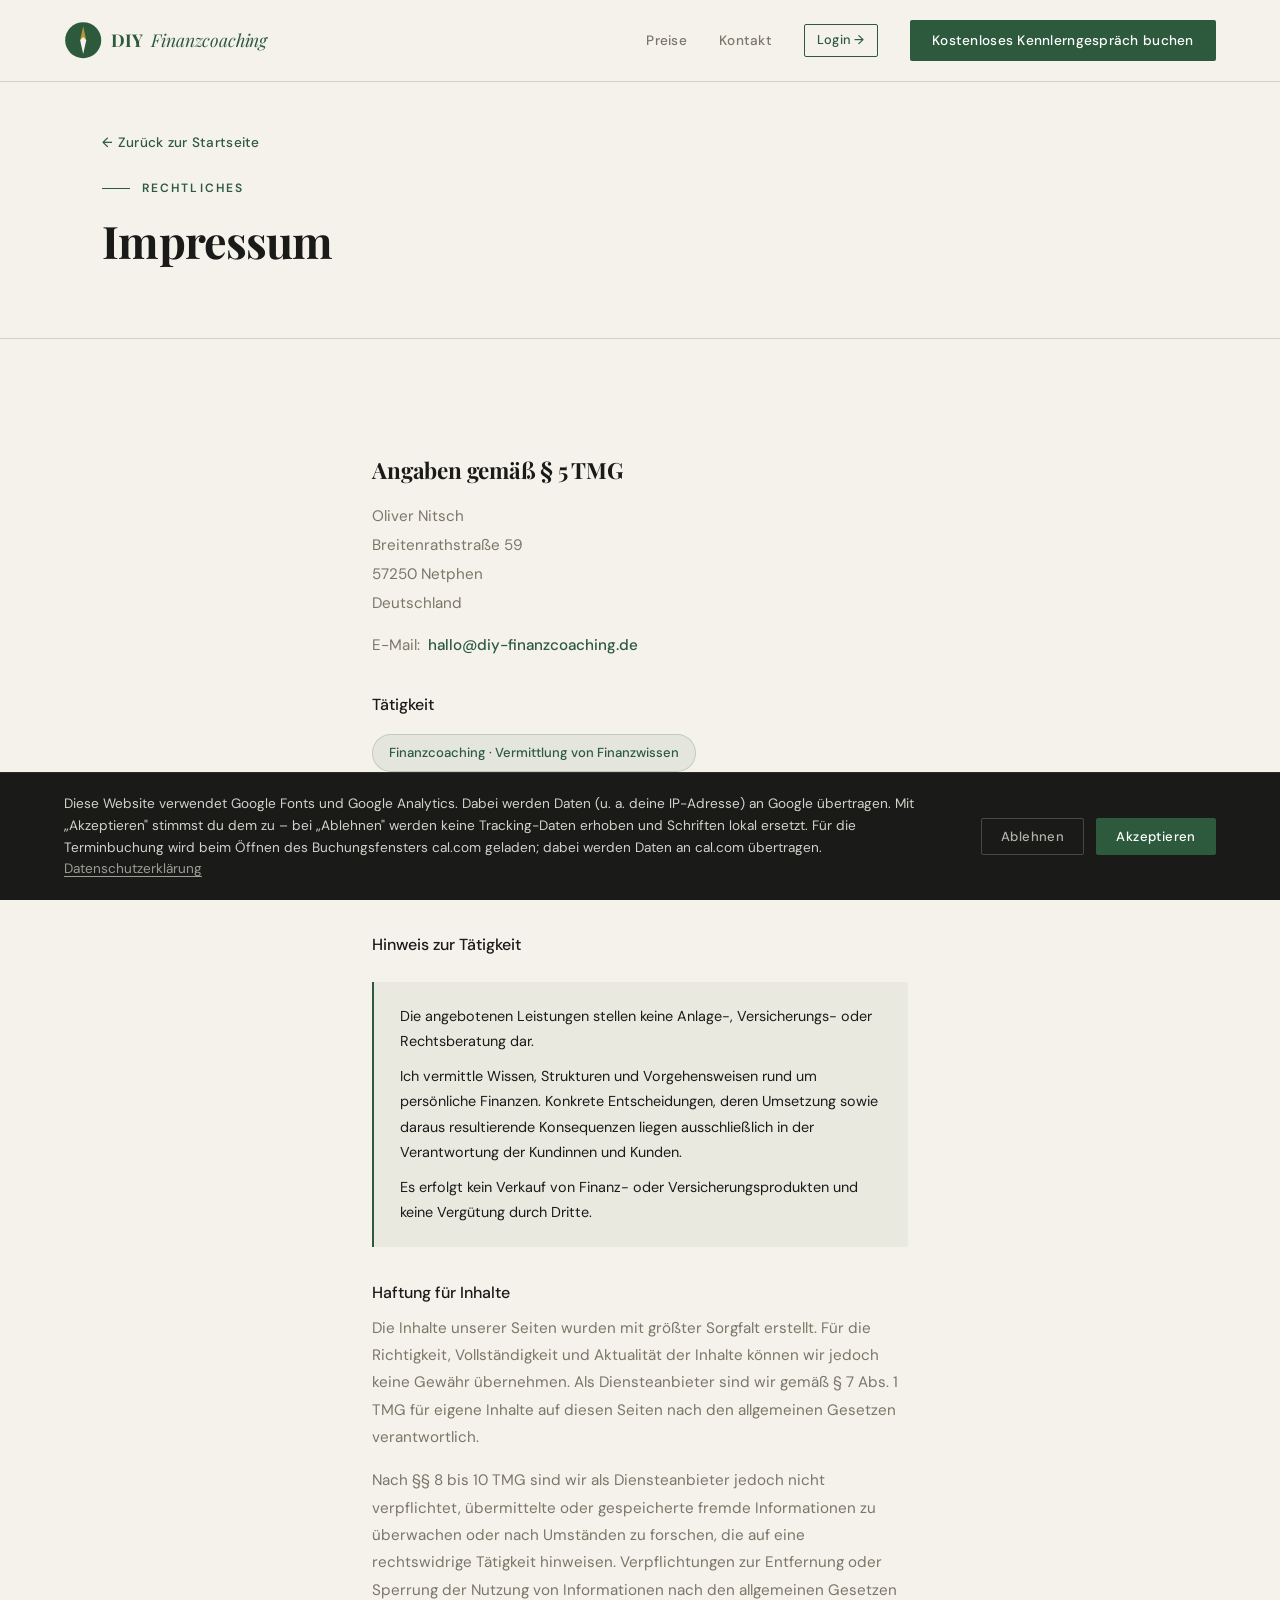
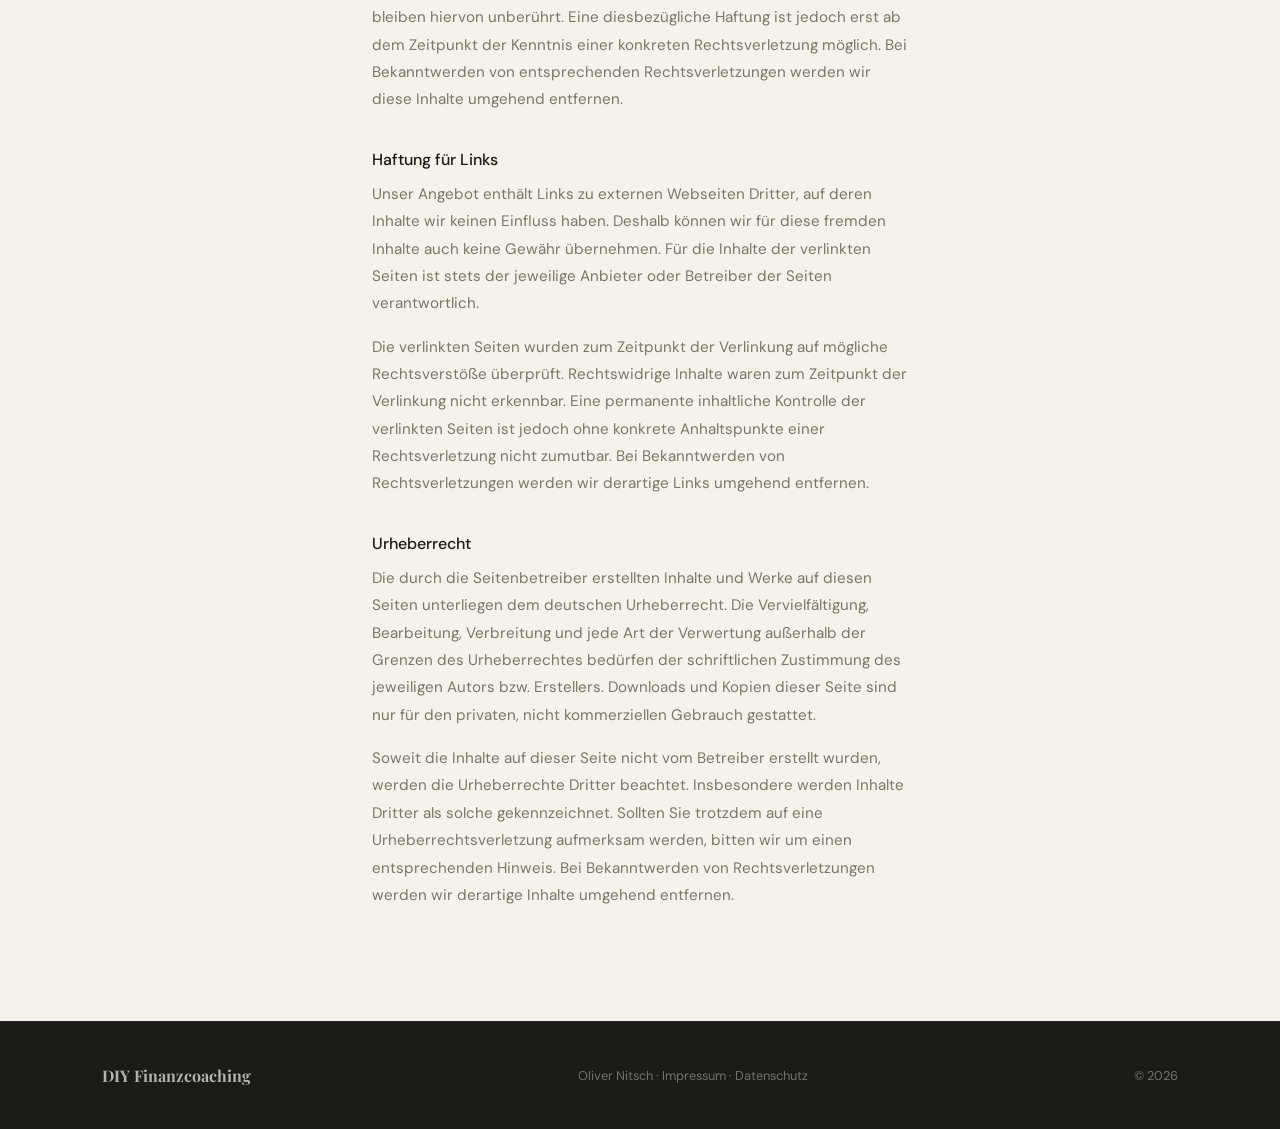
<file: impressum.html>
<!DOCTYPE html>
<html lang="de">
<head>
<meta charset="UTF-8">
<meta name="viewport" content="width=device-width, initial-scale=1.0">
<title>Impressum – DIY Finanzcoaching</title>
<meta name="description" content="Impressum von DIY Finanzcoaching – Angaben gemäß § 5 TMG, Haftungsausschluss und Urheberrechtshinweise von Oliver Nitsch, Netphen.">
<link rel="canonical" href="https://www.diy-finanzcoaching.de/impressum.html">
<meta property="og:title" content="Impressum – DIY Finanzcoaching">
<meta property="og:description" content="Impressum von DIY Finanzcoaching – Angaben gemäß § 5 TMG von Oliver Nitsch.">
<meta property="og:type" content="website">
<meta property="og:url" content="https://www.diy-finanzcoaching.de/impressum.html">
<meta property="og:image" content="https://www.diy-finanzcoaching.de/Assets/Banner_Startseite.webp">
<meta name="twitter:card" content="summary">
<meta name="twitter:title" content="Impressum – DIY Finanzcoaching">
<meta name="twitter:description" content="Impressum von DIY Finanzcoaching – Angaben gemäß § 5 TMG von Oliver Nitsch.">
<link rel="preconnect" href="https://fonts.googleapis.com">
<link href="https://fonts.googleapis.com/css2?family=Playfair+Display:ital,wght@0,400;0,700;1,400&family=DM+Sans:wght@300;400;500&display=swap" rel="stylesheet">
<link rel="stylesheet" href="style.css">
<link rel="icon" type="image/x-icon" href="./favicon.ico">
<link rel="icon" type="image/png" sizes="32x32" href="./favicon_32.png">
<link rel="icon" type="image/png" sizes="16x16" href="./favicon_16.png">
<link rel="apple-touch-icon" sizes="180x180" href="./favicon_180.png">
</head>
<body>
<a href="#main-content" class="skip-link">Zum Inhalt springen</a>

<!-- NAV -->
<nav>
<a class="nav-logo" href="./"><svg class="nav-logo-mark" viewBox="0 0 100 100" aria-hidden="true"><circle cx="50" cy="50" r="47" fill="#2d5a3d"/><polygon points="50,14 58,50 50,58 42,50" fill="#b8973a"/><polygon points="50,86 42,50 50,42 58,50" fill="#f5f2eb"/><circle cx="50" cy="50" r="5" fill="#f5f2eb"/></svg>DIY <span>Finanzcoaching</span></a>
  <div class="nav-links">
    <a class="nav-link" href="./#pricing">Preise</a>
    <a class="nav-link" href="./#contact">Kontakt</a>
    <a class="nav-link nav-link--login" href="https://app.diy-finanzcoaching.de/dashboard" rel="noopener noreferrer">Login →</a>
  </div>
  <a class="nav-cta" href="https://app.cal.com/diy-finanzcoaching-oliver-nitsch" data-cal-book rel="noopener noreferrer">Kostenloses Kennlerngespräch buchen</a>
  <button class="nav-burger" aria-label="Menü öffnen">
    <span></span>
    <span></span>
    <span></span>
  </button>
</nav>

<main id="main-content">

<!-- LEGAL HERO -->
<div class="legal-hero">
  <a href="index.html" class="back-link">← Zurück zur Startseite</a>
  <div class="section-label">Rechtliches</div>
  <h1>Impressum</h1>
</div>

<!-- LEGAL CONTENT -->
<div class="legal-body">

  <h2>Angaben gemäß § 5 TMG</h2>

  <address class="legal-address">
    Oliver Nitsch<br>
    Breitenrathstraße 59<br>
    57250 Netphen<br>
    Deutschland
  </address>
  <div class="contact-row">
    E-Mail: <a href="mailto:hallo@diy-finanzcoaching.de">hallo@diy-finanzcoaching.de</a>
  </div>

  <h3>Tätigkeit</h3>
  <span class="taetig-badge">Finanzcoaching · Vermittlung von Finanzwissen</span>

  <hr class="legal-divider">

  <h2>Haftungsausschluss</h2>

  <h3>Hinweis zur Tätigkeit</h3>
  <div class="legal-highlight">
    <p>Die angebotenen Leistungen stellen keine Anlage-, Versicherungs- oder Rechtsberatung dar.</p>
    <p>Ich vermittle Wissen, Strukturen und Vorgehensweisen rund um persönliche Finanzen. Konkrete Entscheidungen, deren Umsetzung sowie daraus resultierende Konsequenzen liegen ausschließlich in der Verantwortung der Kundinnen und Kunden.</p>
    <p>Es erfolgt kein Verkauf von Finanz- oder Versicherungsprodukten und keine Vergütung durch Dritte.</p>
  </div>

  <h3>Haftung für Inhalte</h3>
  <p>Die Inhalte unserer Seiten wurden mit größter Sorgfalt erstellt. Für die Richtigkeit, Vollständigkeit und Aktualität der Inhalte können wir jedoch keine Gewähr übernehmen. Als Diensteanbieter sind wir gemäß § 7 Abs. 1 TMG für eigene Inhalte auf diesen Seiten nach den allgemeinen Gesetzen verantwortlich.</p>
  <p>Nach §§ 8 bis 10 TMG sind wir als Diensteanbieter jedoch nicht verpflichtet, übermittelte oder gespeicherte fremde Informationen zu überwachen oder nach Umständen zu forschen, die auf eine rechtswidrige Tätigkeit hinweisen. Verpflichtungen zur Entfernung oder Sperrung der Nutzung von Informationen nach den allgemeinen Gesetzen bleiben hiervon unberührt. Eine diesbezügliche Haftung ist jedoch erst ab dem Zeitpunkt der Kenntnis einer konkreten Rechtsverletzung möglich. Bei Bekanntwerden von entsprechenden Rechtsverletzungen werden wir diese Inhalte umgehend entfernen.</p>

  <h3>Haftung für Links</h3>
  <p>Unser Angebot enthält Links zu externen Webseiten Dritter, auf deren Inhalte wir keinen Einfluss haben. Deshalb können wir für diese fremden Inhalte auch keine Gewähr übernehmen. Für die Inhalte der verlinkten Seiten ist stets der jeweilige Anbieter oder Betreiber der Seiten verantwortlich.</p>
  <p>Die verlinkten Seiten wurden zum Zeitpunkt der Verlinkung auf mögliche Rechtsverstöße überprüft. Rechtswidrige Inhalte waren zum Zeitpunkt der Verlinkung nicht erkennbar. Eine permanente inhaltliche Kontrolle der verlinkten Seiten ist jedoch ohne konkrete Anhaltspunkte einer Rechtsverletzung nicht zumutbar. Bei Bekanntwerden von Rechtsverletzungen werden wir derartige Links umgehend entfernen.</p>

  <h3>Urheberrecht</h3>
  <p>Die durch die Seitenbetreiber erstellten Inhalte und Werke auf diesen Seiten unterliegen dem deutschen Urheberrecht. Die Vervielfältigung, Bearbeitung, Verbreitung und jede Art der Verwertung außerhalb der Grenzen des Urheberrechtes bedürfen der schriftlichen Zustimmung des jeweiligen Autors bzw. Erstellers. Downloads und Kopien dieser Seite sind nur für den privaten, nicht kommerziellen Gebrauch gestattet.</p>
  <p>Soweit die Inhalte auf dieser Seite nicht vom Betreiber erstellt wurden, werden die Urheberrechte Dritter beachtet. Insbesondere werden Inhalte Dritter als solche gekennzeichnet. Sollten Sie trotzdem auf eine Urheberrechtsverletzung aufmerksam werden, bitten wir um einen entsprechenden Hinweis. Bei Bekanntwerden von Rechtsverletzungen werden wir derartige Inhalte umgehend entfernen.</p>

</div>

</main>

<!-- FOOTER -->
<footer></footer>

<script src="main.js"></script>
</body>
</html>
</file>
<file: style.css>
/* ============================================================
   DIY Finanzcoaching – Stylesheet
   ============================================================ */

*, *::before, *::after { box-sizing: border-box; margin: 0; padding: 0; }

:root {
  --ink: #1a1a18;
  --paper: #f5f2eb;
  --cream: #ede9df;
  --accent: #2d5a3d;
  --accent-light: #4a8c5f;
  --gold: #b8973a;
  --muted: #7a7668;
  --border: #d4cfc3;
}

html { scroll-behavior: smooth; }

body {
  background: var(--paper);
  color: var(--ink);
  font-family: 'DM Sans', sans-serif;
  font-size: 16px;
  line-height: 1.7;
  overflow-x: hidden;
}

/* ── NOISE TEXTURE OVERLAY ── */
body::before {
  content: '';
  position: fixed;
  inset: 0;
  background-image: url("data:image/svg+xml,%3Csvg viewBox='0 0 256 256' xmlns='http://www.w3.org/2000/svg'%3E%3Cfilter id='n'%3E%3CfeTurbulence type='fractalNoise' baseFrequency='0.9' numOctaves=4/%3E%3C/filter%3E%3Crect width='256' height='256' filter='url(%23n)' opacity='0.1'/%3E%3C/svg%3E");
  pointer-events: none;
  z-index: 9999;
  opacity: 0.4;
}

/* ── NAV ── */
nav {
  position: fixed;
  top: 0; left: 0; right: 0;
  z-index: 100;
  display: flex;
  align-items: center;
  justify-content: space-between;
  padding: 1.25rem 5vw;
  background: rgba(245, 242, 235, 0.92);
  backdrop-filter: blur(12px);
  border-bottom: 1px solid var(--border);
  transition: transform 0.35s cubic-bezier(0.16, 1, 0.3, 1);
}

nav.nav--hidden { transform: translateY(-100%); }

.nav-logo {
  font-family: 'Playfair Display', serif;
  font-size: 1.1rem;
  font-weight: 700;
  letter-spacing: -0.01em;
  color: var(--accent);
  text-decoration: none;
  flex-shrink: 0;
  display: inline-flex;
  align-items: center;
  gap: 0.55rem;
}

.nav-logo-mark {
  width: 2.4rem;
  height: 2.4rem;
  flex-shrink: 0;
  display: block;
}

.nav-logo span { color: var(--accent); font-weight: 400; font-style: italic; }

.nav-links {
  display: flex;
  align-items: center;
  gap: 2rem;
  margin-left: auto;
  margin-right: 2rem;
}

.nav-link {
  font-size: 0.85rem;
  font-weight: 500;
  color: var(--muted);
  text-decoration: none;
  letter-spacing: 0.02em;
  position: relative;
  transition: color 0.2s;
}

.nav-link::after {
  content: '';
  position: absolute;
  bottom: -2px; left: 0;
  width: 0; height: 1px;
  background: var(--accent);
  transition: width 0.2s;
}

.nav-link:hover { color: var(--accent); }
.nav-link:hover::after { width: 100%; }

.nav-link--login {
  color: var(--accent);
  border: 1px solid var(--accent);
  border-radius: 2px;
  padding: 0.3rem 0.75rem;
  font-size: 0.8rem;
}
.nav-link--login:hover { background: rgba(45,90,61,0.07); }
.nav-link--login::after { display: none; }

.nav-cta {
  background: var(--accent);
  color: #fff;
  padding: 0.55rem 1.4rem;
  border-radius: 2px;
  font-size: 0.85rem;
  font-weight: 500;
  text-decoration: none;
  letter-spacing: 0.02em;
  transition: background 0.2s;
  flex-shrink: 0;
}
.nav-cta:hover { background: var(--accent-light); }

/* ── BURGER ── */
.nav-burger {
  display: none;
  flex-direction: column;
  justify-content: center;
  gap: 5px;
  width: 36px;
  height: 36px;
  background: none;
  border: none;
  cursor: pointer;
  padding: 4px;
  flex-shrink: 0;
}

.nav-burger span {
  display: block;
  height: 1.5px;
  background: var(--ink);
  border-radius: 2px;
  transition: transform 0.3s, opacity 0.3s, width 0.3s;
  transform-origin: center;
}

.nav-burger span:nth-child(3) { width: 65%; }
nav.nav--open .nav-burger span:nth-child(1) { transform: translateY(6.5px) rotate(45deg); }
nav.nav--open .nav-burger span:nth-child(2) { opacity: 0; }
nav.nav--open .nav-burger span:nth-child(3) { width: 100%; transform: translateY(-6.5px) rotate(-45deg); }

/* ── MOBILE DRAWER ── */
.nav-drawer {
  position: fixed;
  inset: 0;
  z-index: 99;
  background: rgba(245, 242, 235, 0.98);
  backdrop-filter: blur(16px);
  display: flex;
  flex-direction: column;
  justify-content: center;
  align-items: flex-start;
  padding: 8rem 8vw 4rem;
  opacity: 0;
  pointer-events: none;
  transition: opacity 0.3s ease;
}

.nav-drawer.nav-drawer--open {
  opacity: 1;
  pointer-events: all;
}

.nav-drawer-link {
  font-family: 'Playfair Display', serif;
  font-size: clamp(2rem, 6vw, 3rem);
  font-weight: 700;
  color: var(--ink);
  text-decoration: none;
  letter-spacing: -0.02em;
  line-height: 1.2;
  padding: 0.6rem 0;
  border-bottom: 1px solid var(--border);
  width: 100%;
  display: flex;
  align-items: center;
  justify-content: space-between;
  transition: color 0.2s;
}

.nav-drawer-link::after {
  content: '→';
  font-family: 'DM Sans', sans-serif;
  font-size: 1.2rem;
  font-weight: 400;
  color: var(--accent);
  transition: transform 0.2s;
}

.nav-drawer-link:hover { color: var(--accent); }
.nav-drawer-link:hover::after { transform: translateX(4px); }
.nav-drawer-link:first-child { border-top: 1px solid var(--border); }

.nav-drawer-meta {
  display: flex;
  gap: 2rem;
  margin-top: 3rem;
}

.nav-drawer-meta a {
  font-size: 0.8rem;
  color: var(--muted);
  text-decoration: none;
  letter-spacing: 0.05em;
  text-transform: uppercase;
}

.nav-drawer-cta {
  margin-top: 2.5rem;
  width: 100%;
}

/* ── HERO ── */
.hero {
  min-height: 100svh;
  display: grid;
  grid-template-columns: 1fr 1fr;
  padding-top: 80px;
  position: relative;
  overflow: hidden;
  background-image: url('Assets/Banner_Startseite.webp');
  background-size: cover;
  background-position: center 30%;
  background-repeat: no-repeat;
}

/* Warm dark overlay so text stays readable */
.hero::after {
  content: '';
  position: absolute;
  inset: 0;
  background: linear-gradient(
    105deg,
    rgba(20, 18, 14, 0.82) 0%,
    rgba(20, 18, 14, 0.72) 48%,
    rgba(20, 18, 14, 0.20) 100%
  );
  pointer-events: none;
  z-index: 0;
}

.hero-left {
  display: flex;
  flex-direction: column;
  justify-content: center;
  gap: 1.8rem;
  padding: 6rem 5vw 6rem 8vw;
  position: relative;
  z-index: 1;
}

/* Textfarben für dunklen Hintergrund (siehe auch Basis-Regeln unten) */
.hero .btn-secondary {
  color: var(--paper);
  border-color: rgba(245, 242, 235, 0.35);
  background: rgba(245, 242, 235, 0.07);
  backdrop-filter: blur(4px);
}
.hero .btn-secondary:hover {
  border-color: var(--gold);
  background: rgba(184, 151, 58, 0.12);
}

.hero-right {
  position: relative;
  display: flex;
  align-items: center;
  justify-content: center;
  background: transparent;
  border-left: 1px solid rgba(255,255,255,0.1);
  padding: 4rem 6vw;
  opacity: 0;
  animation: fadeIn 1s 0.6s forwards;
  z-index: 1;
}

.stat-card {
  position: relative;
  z-index: 2;
}

.hero-right::before {
  content: '€';
  position: absolute;
  top: 50%; left: 50%;
  transform: translate(-55%, -52%);
  font-family: 'Playfair Display', serif;
  font-size: 26rem;
  font-weight: 700;
  color: rgba(184, 151, 58, 0.08);
  pointer-events: none;
  line-height: 1;
  z-index: 2;
}

.hero-eyebrow {
  display: inline-flex;
  align-items: center;
  gap: 0.6rem;
  font-size: 0.75rem;
  font-weight: 500;
  letter-spacing: 0.15em;
  text-transform: uppercase;
  color: var(--gold);
  margin-bottom: 1.8rem;
  opacity: 0;
  animation: fadeUp 0.7s 0.2s forwards;
}

.hero-eyebrow::before {
  content: '';
  display: block;
  width: 28px;
  height: 1px;
  background: var(--gold);
}

.hero h1 {
  font-family: 'Playfair Display', serif;
  font-size: clamp(2.6rem, 4.5vw, 4rem);
  font-weight: 700;
  line-height: 1.1;
  letter-spacing: -0.02em;
  margin-bottom: 1.6rem;
  color: var(--paper);
  opacity: 0;
  animation: fadeUp 0.8s 0.35s forwards;
}

.hero h1 em {
  font-style: italic;
  color: var(--accent);
}

.hero-lead {
  font-size: 1.05rem;
  color: rgba(245, 242, 235, 0.75);
  max-width: 44ch;
  margin-bottom: 2.5rem;
  opacity: 0;
  animation: fadeUp 0.8s 0.5s forwards;
}

.hero-badges {
  display: flex;
  flex-wrap: wrap;
  gap: 0.6rem;
  margin-bottom: 2.8rem;
  opacity: 0;
  animation: fadeUp 0.8s 0.65s forwards;
}

.badge {
  font-size: 0.78rem;
  font-weight: 500;
  color: var(--accent);
  background: rgba(45, 90, 61, 0.08);
  border: 1px solid rgba(45, 90, 61, 0.2);
  padding: 0.3rem 0.85rem;
  border-radius: 100px;
  letter-spacing: 0.02em;
}

.hero-actions {
  display: flex;
  gap: 1rem;
  flex-wrap: wrap;
  opacity: 0;
  animation: fadeUp 0.8s 0.8s forwards;
}

.btn-primary {
  background: var(--accent);
  color: #fff;
  padding: 0.85rem 2rem;
  border-radius: 2px;
  font-size: 0.9rem;
  font-weight: 500;
  text-decoration: none;
  letter-spacing: 0.02em;
  transition: background 0.2s, transform 0.15s;
  display: inline-flex;
  align-items: center;
  gap: 0.5rem;
}
.btn-primary:hover { background: var(--accent-light); transform: translateY(-1px); }

.btn-secondary {
  color: var(--ink);
  padding: 0.85rem 1.8rem;
  border-radius: 2px;
  font-size: 0.9rem;
  font-weight: 500;
  text-decoration: none;
  border: 1px solid var(--border);
  transition: border-color 0.2s, background 0.2s;
}
.btn-secondary:hover { border-color: var(--accent); background: rgba(45,90,61,0.04); }


.stat-card {
  position: relative;
  background: var(--paper);
  border: 1px solid var(--border);
  border-radius: 4px;
  padding: 2.5rem;
  max-width: 360px;
  box-shadow: 0 4px 32px rgba(0,0,0,0.06);
}

.stat-card-label {
  font-size: 0.72rem;
  letter-spacing: 0.14em;
  text-transform: uppercase;
  color: var(--muted);
  margin-bottom: 1.4rem;
  font-weight: 500;
}

.stat-row {
  display: flex;
  justify-content: space-between;
  align-items: flex-end;
  margin-bottom: 1.4rem;
  padding-bottom: 1.4rem;
  border-bottom: 1px solid var(--border);
}
.stat-row:last-of-type { border-bottom: none; margin-bottom: 0; padding-bottom: 0; }

.stat-name { font-size: 0.85rem; color: var(--muted); }
.stat-value {
  font-family: 'Playfair Display', serif;
  font-size: 1.5rem;
  font-weight: 700;
  color: var(--ink);
}

.stat-value.highlight { color: var(--accent); }

.stat-diff {
  margin-top: 1.4rem;
  padding: 0.9rem 1.1rem;
  background: rgba(45,90,61,0.07);
  border-radius: 2px;
  border-left: 2px solid var(--accent);
  font-size: 0.85rem;
  color: var(--accent);
  font-weight: 500;
}

/* ── HERO TOPICS CARD ── */
.hero-topics-card {
  position: relative;
  z-index: 2;
  background: rgba(245, 242, 235, 0.10);
  border: 1px solid rgba(245, 242, 235, 0.18);
  border-radius: 4px;
  padding: 1.6rem 2rem;
  max-width: 360px;
  width: 100%;
  backdrop-filter: blur(8px);
}

.hero-topics-label {
  font-size: 0.72rem;
  letter-spacing: 0.14em;
  text-transform: uppercase;
  color: rgba(245, 242, 235, 0.55);
  margin-bottom: 1.4rem;
  font-weight: 500;
}

.hero-topics-list {
  list-style: none;
  margin: 0;
  padding: 0;
  display: flex;
  flex-direction: column;
}

.hero-topic-item {
  display: flex;
  align-items: flex-start;
  gap: 0.75rem;
  padding: 0.8rem 0.5rem 0.8rem 0;
  border-bottom: 1px solid rgba(245, 242, 235, 0.10);
}
.hero-topic-item:last-child { border-bottom: none; }

.hero-topic-icon {
  font-size: 1.1rem;
  flex-shrink: 0;
  margin-top: 0.1rem;
  width: 1.6rem;
  text-align: center;
}

.hero-topic-title {
  font-size: 0.9rem;
  font-weight: 600;
  color: var(--paper);
  margin-bottom: 0.2rem;
}

.hero-topic-desc {
  display: none;
}

.hero-topics-more {
  display: inline-block;
  margin-top: 1.4rem;
  font-size: 0.8rem;
  font-weight: 500;
  color: var(--gold);
  text-decoration: none;
  letter-spacing: 0.03em;
}
.hero-topics-more:hover { color: var(--paper); }

/* ── HERO TRUST COLUMN ── */
.hero-trust {
  position: relative;
  display: flex;
  flex-direction: column;
  gap: 2.5rem;
  max-width: 380px;
  width: 100%;
}

.hero-trust-label {
  font-size: 0.72rem;
  letter-spacing: 0.15em;
  text-transform: uppercase;
  color: var(--accent);
  font-weight: 500;
  display: flex;
  align-items: center;
  gap: 0.7rem;
}
.hero-trust-label::before {
  content: '';
  display: block;
  width: 24px;
  height: 1px;
  background: var(--accent);
}

.hero-trust-items {
  display: flex;
  flex-direction: column;
  gap: 0;
  border: 1px solid var(--border);
  border-radius: 2px;
  overflow: hidden;
}

.hero-trust-item {
  display: flex;
  align-items: flex-start;
  gap: 1.1rem;
  padding: 1.2rem 1.4rem;
  border-bottom: 1px solid var(--border);
  background: var(--paper);
  transition: background 0.2s;
}
.hero-trust-item:last-child { border-bottom: none; }
.hero-trust-item:hover { background: var(--cream); }

.hero-trust-icon {
  font-size: 0.9rem;
  color: var(--accent);
  font-weight: 700;
  width: 20px;
  flex-shrink: 0;
  margin-top: 0.15rem;
  text-align: center;
}

.hero-trust-title {
  font-size: 0.9rem;
  font-weight: 500;
  color: var(--ink);
  margin-bottom: 0.2rem;
}

.hero-trust-desc {
  font-size: 0.8rem;
  color: var(--muted);
  line-height: 1.55;
}

.hero-trust-quote {
  font-family: 'Playfair Display', serif;
  font-style: italic;
  font-size: 0.95rem;
  color: var(--muted);
  line-height: 1.7;
  padding-left: 1.2rem;
  border-left: 2px solid var(--border);
  margin: 0;
}

/* ── SECTION SHARED ── */
section { padding: 7rem 8vw; }

.section-label {
  font-size: 0.75rem;
  letter-spacing: 0.18em;
  text-transform: uppercase;
  color: var(--accent);
  font-weight: 600;
  margin-bottom: 1rem;
  display: flex;
  align-items: center;
  gap: 0.7rem;
}
.section-label::before {
  content: '';
  display: block;
  width: 28px;
  height: 1.5px;
  background: var(--accent);
}

.section-title {
  font-family: 'Playfair Display', serif;
  font-size: clamp(2rem, 3.5vw, 2.8rem);
  font-weight: 700;
  line-height: 1.15;
  letter-spacing: -0.02em;
  margin-bottom: 1.2rem;
}

.section-sub {
  font-size: 1.05rem;
  color: var(--muted);
  max-width: 52ch;
  line-height: 1.75;
}

/* ── PROBLEM SECTION ── */
.problem {
  background: var(--cream);
  color: var(--ink);
  display: grid;
  grid-template-columns: 1.1fr 0.9fr;
  gap: 6rem;
  align-items: center;
  border-top: 1px solid var(--border);
  border-bottom: 1px solid var(--border);
}

.problem .section-label { color: var(--accent); }
.problem .section-label::before { background: var(--accent); }
.problem .section-title { color: var(--ink); }
.problem .section-sub { color: var(--muted); }

.problem-left {
  display: flex;
  flex-direction: column;
  gap: 2rem;
}

.problem-header { }

.problem-quote {
  font-family: 'Playfair Display', serif;
  font-size: 1.15rem;
  font-style: italic;
  line-height: 1.75;
  color: var(--ink);
  padding: 2.5rem 2.5rem 2.5rem 3rem;
  border-left: 2px solid var(--accent);
  background: var(--cream);
  border-radius: 0 2px 2px 0;
  position: relative;
  align-self: center;
}

.problem-quote::before {
  content: '"';
  position: absolute;
  top: -0.5rem;
  left: 1.5rem;
  font-size: 5rem;
  color: var(--accent);
  opacity: 0.15;
  font-family: 'Playfair Display', serif;
  line-height: 1;
}

.problem-addendum {
  font-size: 0.95rem;
  color: var(--muted);
  line-height: 1.85;
  border-left: 2px solid var(--border);
  padding-left: 1.5rem;
}

/* ── FAQ SECTION ── */
.faq {
  background: var(--paper);
  border-top: 1px solid var(--border);
}

.faq-list {
  display: flex;
  flex-direction: column;
  gap: 0;
  margin-top: 3.5rem;
  border: 1px solid var(--border);
  border-radius: 2px;
  overflow: hidden;
}

.faq-item {
  border-bottom: 1px solid var(--border);
  background: var(--paper);
  transition: background 0.2s;
}

.faq-item:last-child { border-bottom: none; }

.faq-question {
  width: 100%;
  background: none;
  border: none;
  cursor: pointer;
  display: flex;
  justify-content: space-between;
  align-items: center;
  padding: 1.6rem 2rem;
  text-align: left;
  gap: 2rem;
  font-family: 'Playfair Display', serif;
  font-size: 1.05rem;
  font-weight: 700;
  color: var(--ink);
  letter-spacing: -0.01em;
  transition: color 0.2s;
}

.faq-question:hover { color: var(--accent); }

.faq-icon {
  flex-shrink: 0;
  width: 24px;
  height: 24px;
  border: 1px solid var(--border);
  border-radius: 50%;
  display: flex;
  align-items: center;
  justify-content: center;
  font-size: 0.9rem;
  color: var(--accent);
  transition: transform 0.3s, background 0.2s;
  font-style: normal;
  font-family: 'DM Sans', sans-serif;
  font-weight: 400;
}

.faq-item.faq-open .faq-icon {
  transform: rotate(45deg);
  background: var(--accent);
  color: #fff;
  border-color: var(--accent);
}

.faq-answer {
  max-height: 0;
  overflow: hidden;
  transition: max-height 0.4s cubic-bezier(0.16, 1, 0.3, 1), padding 0.3s;
  font-size: 0.95rem;
  color: var(--muted);
  line-height: 1.8;
  padding: 0 2rem;
}

.faq-item.faq-open .faq-answer {
  max-height: 400px;
  padding: 0 2rem 1.8rem;
}

/* ── APPROACH ── */
.approach {
  background: var(--paper);
  border-top: 1px solid var(--border);
  padding: 7rem 8vw;
}

.approach-grid {
  display: grid;
  grid-template-columns: repeat(3, 1fr);
  gap: 0;
  margin-top: 4rem;
  border: 1px solid var(--border);
}

.approach-card {
  padding: 2.5rem 2rem;
  border-right: 1px solid var(--border);
  position: relative;
  transition: background 0.2s;
}
.approach-card:last-child { border-right: none; }
.approach-card:hover { background: var(--cream); }

.approach-num {
  font-family: 'Playfair Display', serif;
  font-size: 3rem;
  font-weight: 700;
  color: rgba(45,90,61,0.1);
  line-height: 1;
  margin-bottom: 1rem;
}

.approach-title {
  font-family: 'Playfair Display', serif;
  font-size: 1.15rem;
  font-weight: 700;
  margin-bottom: 0.8rem;
  color: var(--ink);
}

.approach-text { font-size: 0.9rem; color: var(--muted); line-height: 1.7; }

.approach-tag {
  display: inline-block;
  margin-top: 1.2rem;
  font-size: 0.72rem;
  letter-spacing: 0.1em;
  text-transform: uppercase;
  font-weight: 500;
  padding: 0.3rem 0.7rem;
  border-radius: 2px;
}
.approach-grid--4 { grid-template-columns: repeat(4, 1fr); }

.tag-red { background: rgba(180,60,60,0.08); color: #b43c3c; }
.tag-amber { background: rgba(184,151,58,0.1); color: #7a6015; }
.tag-green { background: rgba(45,90,61,0.1); color: var(--accent); }

/* ── TOPICS ── */
.topics { background: var(--cream); }

.topics-intro {
  display: grid;
  grid-template-columns: 1fr 1fr;
  gap: 5rem;
  align-items: start;
  margin-bottom: 4rem;
}

.topics-grid {
  display: grid;
  grid-template-columns: repeat(2, 1fr);
  gap: 1px;
  background: var(--border);
  border: 1px solid var(--border);
}

.topic-item {
  background: var(--paper);
  padding: 2rem 2rem 2rem 2.5rem;
  display: flex;
  gap: 1.5rem;
  align-items: flex-start;
  transition: background 0.2s;
  cursor: default;
}
.topic-item:hover { background: var(--cream); }

.topic-icon {
  width: 44px;
  height: 44px;
  border-radius: 2px;
  background: rgba(45,90,61,0.08);
  display: flex;
  align-items: center;
  justify-content: center;
  font-size: 1.2rem;
  flex-shrink: 0;
}

.topic-title { font-weight: 500; font-size: 0.95rem; margin-bottom: 0.35rem; }
.topic-desc { font-size: 0.84rem; color: var(--muted); line-height: 1.6; }

/* ── COST SECTION ── */
.cost {
  background: var(--accent);
  color: var(--paper);
}

.cost .section-label { color: var(--gold); }
.cost .section-label::before { background: var(--gold); }
.cost .section-title { color: var(--paper); }
.cost .section-sub { color: rgba(245,242,235,0.7); }

.cost-layout {
  display: grid;
  grid-template-columns: 1fr 1.2fr;
  gap: 5rem;
  align-items: center;
  margin-top: 3.5rem;
}

.cost-chart {
  display: flex;
  flex-direction: column;
  gap: 1.2rem;
}

.cost-bar-row { display: flex; flex-direction: column; gap: 0.5rem; }

.cost-bar-label {
  display: flex;
  justify-content: space-between;
  align-items: baseline;
  font-size: 0.84rem;
  color: rgba(245,242,235,0.8);
}
.cost-bar-label strong { color: var(--paper); font-size: 1rem; font-family: 'Playfair Display', serif; }

.cost-bar-track {
  height: 10px;
  background: rgba(255,255,255,0.1);
  border-radius: 100px;
  overflow: hidden;
}
.cost-bar-fill {
  height: 100%;
  border-radius: 100px;
  transition: width 1.5s cubic-bezier(0.16,1,0.3,1);
}
.bar-muted { background: rgba(255,255,255,0.3); }
.bar-bright { background: var(--gold); }

.cost-caption {
  font-size: 0.8rem;
  color: rgba(245,242,235,0.5);
  margin-top: 0.5rem;
  font-style: italic;
}

.cost-facts {
  display: flex;
  flex-direction: column;
  gap: 1.5rem;
}

.cost-fact {
  padding: 1.4rem 1.6rem;
  background: rgba(255,255,255,0.06);
  border: 1px solid rgba(255,255,255,0.1);
  border-radius: 2px;
}
.cost-fact-num {
  font-family: 'Playfair Display', serif;
  font-size: 2.2rem;
  font-weight: 700;
  color: var(--gold);
  line-height: 1;
  margin-bottom: 0.35rem;
}
.cost-fact-text { font-size: 0.85rem; color: rgba(245,242,235,0.7); }

/* ── ABOUT ── */
.about {
  background: var(--paper);
  border-top: 1px solid var(--border);
  display: grid;
  grid-template-columns: 1fr 1.2fr;
  gap: 5rem;
  align-items: center;
}

.about-visual {
  position: relative;
  aspect-ratio: 4/5;
  background: var(--ink);
  border-radius: 2px;
  overflow: hidden;
  display: flex;
  align-items: flex-end;
}

/* Abstract person placeholder */
.about-visual::before {
  content: '';
  position: absolute;
  inset: 0;
  background: linear-gradient(160deg, #2d5a3d 0%, #1a1a18 100%);
}

.about-initial {
  position: absolute;
  inset: 0;
  font-family: 'Playfair Display', serif;
  font-size: 7rem;
  font-weight: 700;
  color: rgba(255,255,255,0);
  line-height: 1;
  letter-spacing: -0.04em;
  width: 100%;
  height: 100%;
  background-size: cover;
  background-position: center top;
  background-image: url('Assets/Portrait%20Bart%20gestutzt.webp');
  background-repeat: no-repeat;
}

.about-name-tag {
  position: relative;
  width: 100%;
  padding: 1.2rem 1.5rem;
  background: rgba(245,242,235,0.04);
  backdrop-filter: blur(8px);
  border-top: 1px solid rgba(255,255,255,0.08);
}
.about-name { color: var(--paper); font-weight: 500; font-size: 0.95rem; }
.about-role { color: rgba(245,242,235,0.5); font-size: 0.8rem; }

.about-content { padding-right: 2vw; }

.about-bio {
  font-size: 1rem;
  color: var(--ink);
  line-height: 1.8;
  margin-bottom: 1.5rem;
}

.about-bio + .about-bio { margin-top: -0.5rem; }

.about-values {
  display: flex;
  flex-direction: column;
  gap: 0.75rem;
  margin-top: 2rem;
}
.about-value {
  display: flex;
  align-items: flex-start;
  gap: 0.85rem;
  font-size: 0.9rem;
}
.about-value::before {
  content: '→';
  color: var(--accent);
  font-weight: 700;
  flex-shrink: 0;
  margin-top: 0.1rem;
}

/* ── BLOG ── */
.blog {
  background: var(--cream);
  border-top: 1px solid var(--border);
  border-bottom: 1px solid var(--border);
}

.blog-content {
  display: flex;
  flex-direction: column;
  align-items: flex-start;
  gap: 1.5rem;
}
.blog-content .section-label { margin-bottom: 0; }

/* ── PRICING ── */
.pricing { background: var(--cream); }

.pricing-layout {
  display: grid;
  grid-template-columns: 1fr 1.6fr;
  gap: 5rem;
  align-items: center;
  margin-top: 3.5rem;
}

.price-card {
  background: var(--ink);
  color: var(--paper);
  border-radius: 4px;
  padding: 3rem 2.5rem;
  position: relative;
  overflow: hidden;
}

.price-card::before {
  content: 'Jahresmitgliedschaft';
  position: absolute;
  /* 45° corner ribbon. Center sits on the corner diagonal so both ends
     are clipped symmetrically. Visible band length = 2·d (d = 5.5rem).
     Width is made wider than 2·d so both ends overshoot the card edges
     and get clipped flush by overflow:hidden. With width=b, height=h:
     right = d/√2 − b/2  and  top = d/√2 − h/2  (d/√2 ≈ 3.89rem). */
  top: 3.2rem;
  right: -4.1rem;
  width: 16rem;
  box-sizing: border-box;
  text-align: center;
  background: var(--gold);
  color: var(--ink);
  font-size: 0.65rem;
  font-weight: 700;
  line-height: 1;
  letter-spacing: 0.08em;
  text-transform: uppercase;
  padding: 0.35rem 0;
  transform: rotate(45deg);
}

.price-amount {
  font-family: 'Playfair Display', serif;
  font-size: 3.5rem;
  font-weight: 700;
  line-height: 1;
  margin: 1.5rem 0 0.4rem;
}
.price-amount sup { font-size: 1.5rem; vertical-align: super; }
.price-per { color: rgba(245,242,235,0.45); font-size: 0.85rem; margin-bottom: 2rem; }
.price-monthly { font-size: 0.85rem; color: var(--gold); margin-bottom: 2rem; }

.price-divider { border: none; border-top: 1px solid rgba(255,255,255,0.1); margin: 2rem 0; }

.price-features { display: flex; flex-direction: column; gap: 0.9rem; }
.price-feature {
  display: flex;
  align-items: flex-start;
  gap: 0.9rem;
  font-size: 0.88rem;
  color: rgba(245,242,235,0.8);
}
.price-feature-check {
  width: 18px;
  height: 18px;
  border-radius: 50%;
  background: rgba(45,90,61,0.5);
  display: flex;
  align-items: center;
  justify-content: center;
  flex-shrink: 0;
  margin-top: 0.1rem;
  font-size: 0.65rem;
  color: #a8d5b5;
}

.price-cta {
  display: block;
  text-align: center;
  background: var(--paper);
  color: var(--ink);
  padding: 0.9rem;
  border-radius: 2px;
  font-weight: 500;
  font-size: 0.9rem;
  text-decoration: none;
  margin-top: 2rem;
  transition: background 0.2s;
}
.price-cta:hover { background: var(--cream); }

.pricing-reasons {
  display: flex;
  flex-direction: column;
  gap: 1.8rem;
}

.reason {
  display: grid;
  grid-template-columns: 48px 1fr;
  gap: 1.2rem;
  align-items: flex-start;
}

.reason-icon {
  width: 48px;
  height: 48px;
  border: 1px solid var(--border);
  border-radius: 2px;
  display: flex;
  align-items: center;
  justify-content: center;
  font-size: 1.2rem;
  background: var(--cream);
  flex-shrink: 0;
}

.reason-title { font-weight: 500; font-size: 0.95rem; margin-bottom: 0.3rem; }
.reason-text { font-size: 0.87rem; color: var(--muted); line-height: 1.65; }

/* ── CONTACT ── */
.contact {
  background: var(--paper);
  border-top: 1px solid var(--border);
}

.contact-layout {
  display: grid;
  grid-template-columns: 1fr 1.4fr;
  gap: 5rem;
  align-items: start;
  margin-top: 3.5rem;
}

.contact-intro .section-sub {
  margin-top: 1rem;
}

.contact-meta {
  display: flex;
  flex-direction: column;
  gap: 1.25rem;
  margin-top: 2.5rem;
}

.contact-meta-item {
  display: flex;
  align-items: flex-start;
  gap: 0.85rem;
  font-size: 0.9rem;
  color: var(--muted);
}

.contact-meta-item::before {
  content: '→';
  color: var(--accent);
  font-weight: 700;
  flex-shrink: 0;
}

.contact-form {
  display: flex;
  flex-direction: column;
  gap: 1.25rem;
}

.form-row {
  display: grid;
  grid-template-columns: 1fr 1fr;
  gap: 1.25rem;
}

.form-group {
  display: flex;
  flex-direction: column;
  gap: 0.4rem;
}

.form-group label {
  font-size: 0.8rem;
  font-weight: 500;
  letter-spacing: 0.06em;
  text-transform: uppercase;
  color: var(--muted);
}

.form-group input,
.form-group textarea,
.form-group select {
  background: var(--cream);
  border: 1px solid var(--border);
  border-radius: 2px;
  padding: 0.85rem 1rem;
  font-family: 'DM Sans', sans-serif;
  font-size: 0.95rem;
  color: var(--ink);
  width: 100%;
  transition: border-color 0.2s;
  appearance: none;
}

.form-group input:focus,
.form-group textarea:focus,
.form-group select:focus {
  outline: none;
  border-color: var(--accent);
}

.form-group textarea {
  resize: vertical;
  min-height: 130px;
}

.form-submit {
  display: inline-flex;
  align-items: center;
  gap: 0.5rem;
  background: var(--ink);
  color: var(--paper);
  border: none;
  border-radius: 2px;
  padding: 0.9rem 2rem;
  font-family: 'DM Sans', sans-serif;
  font-size: 0.9rem;
  font-weight: 500;
  cursor: pointer;
  letter-spacing: 0.04em;
  transition: background 0.2s;
  align-self: flex-start;
}

.form-submit:hover { background: var(--accent); }

.form-note {
  font-size: 0.78rem;
  color: var(--muted);
  margin-top: -0.5rem;
}

.form-feedback {
  display: none;
  padding: 1rem 1.25rem;
  border-radius: 6px;
  font-size: 0.92rem;
  line-height: 1.6;
}

.form-feedback--success {
  display: block;
  background: #edf5f0;
  border: 1px solid #a8d4b8;
  color: var(--accent);
}

.form-feedback--error {
  display: block;
  background: #fdf3f2;
  border: 1px solid #f0b8b3;
  color: #b0352b;
}

/* ── FOOTER ── */
footer {
  background: var(--ink);
  color: rgba(245,242,235,0.4);
  padding: 2.5rem 8vw;
  display: flex;
  justify-content: space-between;
  align-items: center;
  font-size: 0.8rem;
  border-top: 1px solid rgba(255,255,255,0.06);
}

.footer-logo {
  font-family: 'Playfair Display', serif;
  font-size: 1rem;
  color: rgba(245,242,235,0.7);
  font-weight: 700;
}

footer a { color: rgba(245,242,235,0.4); text-decoration: none; }
footer a:hover { color: rgba(245,242,235,0.7); }

/* ── ANIMATIONS ── */
@keyframes fadeUp {
  from { opacity: 0; transform: translateY(18px); }
  to { opacity: 1; transform: translateY(0); }
}

@keyframes fadeIn {
  from { opacity: 0; }
  to { opacity: 1; }
}

/* ── SCROLL REVEAL ── */
.reveal {
  opacity: 0;
  transform: translateY(22px);
  transition: opacity 0.7s ease, transform 0.7s ease;
}
.reveal.visible {
  opacity: 1;
  transform: none;
}

/* ── RESPONSIVE ── */
@media (max-width: 900px) {
  .nav-links { display: none; }
  .nav-cta { display: none; }
  .nav-burger { display: flex; }

  .hero { grid-template-columns: 1fr; }
  .hero-right {
    border-left: none;
    border-top: 1px solid rgba(255,255,255,0.1);
    padding: 2rem 6vw 4rem;
    display: flex;
    justify-content: flex-start;
    align-items: flex-start;
  }
  .hero-topics-card { max-width: 100%; }
  .hero-left { padding: 4rem 6vw 2rem; }
  .problem, .topics-intro, .about, .pricing-layout, .cost-layout {
    grid-template-columns: 1fr;
    gap: 2.5rem;
  }
  .approach-grid, .approach-grid--4 { grid-template-columns: 1fr; }
  .approach-card { border-right: none; border-bottom: 1px solid var(--border); }
  .topics-grid { grid-template-columns: 1fr; }
  .about-visual { aspect-ratio: 4/5; max-height: 420px; }
  .about-visual::before { display: none; }
  .contact-layout { grid-template-columns: 1fr; gap: 2.5rem; }
  .form-row { grid-template-columns: 1fr; }
  section { padding: 5rem 6vw; }
  footer { flex-direction: column; gap: 1rem; text-align: center; }
}

/* ── COOKIE BANNER ── */
.cookie-banner {
  position: fixed;
  bottom: 0; left: 0; right: 0;
  z-index: 200;
  background: var(--ink);
  color: rgba(245,242,235,0.85);
  padding: 1.25rem 5vw;
  display: flex;
  align-items: center;
  justify-content: space-between;
  gap: 2rem;
  font-size: 0.85rem;
  line-height: 1.6;
  border-top: 1px solid rgba(255,255,255,0.08);
  transform: translateY(100%);
  transition: transform 0.4s cubic-bezier(0.16, 1, 0.3, 1);
}

.cookie-banner.cookie-banner--visible { transform: translateY(0); }

.cookie-banner p { margin: 0; flex: 1; }

.cookie-banner a {
  color: rgba(245,242,235,0.6);
  text-decoration: underline;
  text-underline-offset: 3px;
}

.cookie-banner a:hover { color: var(--paper); }

.cookie-banner-actions {
  display: flex;
  gap: 0.75rem;
  flex-shrink: 0;
}

.cookie-btn {
  padding: 0.55rem 1.2rem;
  border-radius: 2px;
  font-family: 'DM Sans', sans-serif;
  font-size: 0.82rem;
  font-weight: 500;
  cursor: pointer;
  letter-spacing: 0.03em;
  border: 1px solid rgba(255,255,255,0.2);
  transition: background 0.2s, border-color 0.2s;
}

.cookie-btn-accept {
  background: var(--accent);
  color: #fff;
  border-color: var(--accent);
}

.cookie-btn-accept:hover { background: var(--accent-light); border-color: var(--accent-light); }

.cookie-btn-decline {
  background: transparent;
  color: rgba(245,242,235,0.7);
}

.cookie-btn-decline:hover { background: rgba(255,255,255,0.06); }

@media (max-width: 600px) {
  .cookie-banner { flex-direction: column; align-items: flex-start; gap: 1rem; }
  .cookie-banner-actions { width: 100%; }
  .cookie-btn { flex: 1; text-align: center; }
}

/* ── SKIP LINK ── */
.skip-link {
  position: absolute;
  top: -100%;
  left: 1rem;
  background: var(--ink);
  color: var(--paper);
  padding: 0.5rem 1rem;
  font-size: 0.85rem;
  z-index: 10000;
  transition: top 0.2s;
}
.skip-link:focus { top: 1rem; }

/* ── BLOG LIST ── */
.blog-page-hero {
  padding: 10rem 8vw 5rem;
  background: var(--ink);
  background-image: url('blog/banner.webp');
  background-size: cover;
  background-position: center 30%;
  background-repeat: no-repeat;
  border-bottom: 1px solid var(--border);
  display: grid;
  grid-template-columns: 1fr 1fr;
  gap: 5rem;
  align-items: end;
  position: relative;
  overflow: hidden;
}

.blog-page-hero::after {
  content: '';
  position: absolute;
  inset: 0;
  background: linear-gradient(
    105deg,
    rgba(20, 18, 14, 0.82) 0%,
    rgba(20, 18, 14, 0.72) 48%,
    rgba(20, 18, 14, 0.20) 100%
  );
  pointer-events: none;
  z-index: 0;
}

.blog-page-hero > * {
  position: relative;
  z-index: 1;
}

.blog-page-hero .section-label {
  margin-bottom: 1rem;
  color: var(--gold);
}

.blog-page-hero .section-label::before {
  background: var(--gold);
}

.blog-page-hero h1 {
  font-family: 'Playfair Display', serif;
  font-size: clamp(2.4rem, 4.5vw, 3.6rem);
  font-weight: 700;
  line-height: 1.1;
  letter-spacing: -0.02em;
  color: var(--paper);
  margin-bottom: 0;
}

.blog-page-hero h1 em {
  font-style: italic;
  color: var(--gold);
}

.blog-hero-sub {
  font-size: 1.05rem;
  color: rgba(245, 242, 235, 0.75);
  line-height: 1.8;
  max-width: 44ch;
  align-self: end;
}

.blog-filter {
  padding: 1.8rem 8vw;
  background: var(--cream);
  border-bottom: 1px solid var(--border);
  display: flex;
  align-items: center;
  gap: 0.75rem;
  flex-wrap: wrap;
}

.blog-filter-label {
  font-size: 0.72rem;
  letter-spacing: 0.12em;
  text-transform: uppercase;
  font-weight: 500;
  color: var(--muted);
  margin-right: 0.5rem;
}

.filter-btn {
  font-size: 0.78rem;
  font-weight: 500;
  letter-spacing: 0.05em;
  padding: 0.35rem 1rem;
  border-radius: 2px;
  border: 1px solid var(--border);
  background: var(--paper);
  color: var(--muted);
  cursor: pointer;
  transition: all 0.2s;
  font-family: 'DM Sans', sans-serif;
}

.filter-btn:hover,
.filter-btn.active {
  background: var(--accent);
  color: #fff;
  border-color: var(--accent);
}

.blog-grid-section {
  padding: 5rem 8vw 7rem;
  background: var(--paper);
}

.blog-grid {
  display: grid;
  grid-template-columns: repeat(2, 1fr);
  gap: 2rem;
}

.blog-card {
  background: var(--paper);
  border: 1px solid var(--border);
  border-radius: 2px;
  overflow: hidden;
  display: flex;
  flex-direction: column;
  transition: box-shadow 0.25s, transform 0.25s;
  text-decoration: none;
  color: inherit;
}

.blog-card:hover {
  box-shadow: 0 8px 40px rgba(0,0,0,0.09);
  transform: translateY(-3px);
}

.blog-card-img {
  width: 100%;
  aspect-ratio: 16/9;
  object-fit: cover;
  display: block;
  border-bottom: 1px solid var(--border);
}

.blog-card-body {
  padding: 1.8rem 1.8rem 1.4rem;
  display: flex;
  flex-direction: column;
  flex: 1;
  gap: 0.75rem;
}

.blog-card-meta {
  display: flex;
  align-items: center;
  gap: 1rem;
}

.blog-card-category {
  font-size: 0.68rem;
  font-weight: 500;
  letter-spacing: 0.14em;
  text-transform: uppercase;
  color: var(--accent);
  display: flex;
  align-items: center;
  gap: 0.5rem;
}

.blog-card-category::before {
  content: '';
  display: block;
  width: 16px;
  height: 1px;
  background: var(--accent);
}

.blog-card-date {
  font-size: 0.75rem;
  color: var(--muted);
}

.blog-card-title {
  font-family: 'Playfair Display', serif;
  font-size: 1.2rem;
  font-weight: 700;
  line-height: 1.3;
  letter-spacing: -0.01em;
  color: var(--ink);
  margin: 0;
}

.blog-card-excerpt {
  font-size: 0.88rem;
  color: var(--muted);
  line-height: 1.7;
  flex: 1;
}

.blog-card-link {
  font-size: 0.8rem;
  font-weight: 500;
  color: var(--accent);
  letter-spacing: 0.04em;
  display: flex;
  align-items: center;
  gap: 0.4rem;
  margin-top: 0.5rem;
  transition: gap 0.2s;
}

.blog-card:hover .blog-card-link { gap: 0.7rem; }

.blog-card.solo {
  grid-column: 1 / -1;
  flex-direction: row;
}

.blog-card.solo .blog-card-img {
  width: 48%;
  aspect-ratio: auto;
  flex-shrink: 0;
  border-bottom: none;
  border-right: 1px solid var(--border);
}

.blog-card.solo .blog-card-body {
  justify-content: center;
}

.blog-card.featured {
  grid-column: 1 / -1;
  flex-direction: row;
}

.blog-card.featured .blog-card-img {
  width: 48%;
  aspect-ratio: auto;
  flex-shrink: 0;
  border-bottom: none;
  border-right: 1px solid var(--border);
}

.blog-card.featured .blog-card-body {
  padding: 2.5rem 2.5rem;
  justify-content: center;
}

.blog-card.featured .blog-card-title {
  font-size: 1.8rem;
  line-height: 1.2;
}

.blog-card.featured .blog-card-excerpt {
  font-size: 0.95rem;
  max-width: 52ch;
}

.blog-cta-banner {
  background: var(--ink);
  color: var(--paper);
  padding: 5rem 8vw;
  text-align: center;
  border-top: 1px solid rgba(255,255,255,0.06);
}

.blog-cta-banner .section-label {
  color: var(--gold);
  justify-content: center;
}

.blog-cta-banner .section-label::before {
  background: var(--gold);
}

.blog-cta-banner h2 {
  font-family: 'Playfair Display', serif;
  font-size: clamp(1.8rem, 3vw, 2.4rem);
  font-weight: 700;
  line-height: 1.2;
  letter-spacing: -0.02em;
  color: var(--paper);
  margin: 1rem auto 1.2rem;
  max-width: 46ch;
}

.blog-cta-banner p {
  color: rgba(245,242,235,0.65);
  font-size: 1rem;
  line-height: 1.75;
  max-width: 48ch;
  margin: 0 auto 2.5rem;
}

@media (max-width: 900px) {
  .blog-page-hero {
    grid-template-columns: 1fr;
    gap: 2rem;
    padding-top: 7rem;
  }
  .blog-grid { grid-template-columns: 1fr; }
  .blog-card.featured,
  .blog-card.solo {
    flex-direction: column;
    grid-column: auto;
  }
  .blog-card.featured .blog-card-img,
  .blog-card.solo .blog-card-img {
    width: 100%;
    aspect-ratio: 16/9;
    border-right: none;
    border-bottom: 1px solid var(--border);
  }
}

/* ── BLOG POST ── */
.post-hero {
  padding-top: 80px;
  background: var(--paper);
}

.post-banner {
  width: 100%;
  max-height: 520px;
  object-fit: cover;
  display: block;
  border-bottom: 1px solid var(--border);
}

.post-header {
  max-width: 760px;
  margin: 0 auto;
  padding: 4rem 2rem 2.5rem;
}

.post-meta {
  display: flex;
  align-items: center;
  gap: 1.5rem;
  margin-bottom: 1.8rem;
  flex-wrap: wrap;
}

.post-category {
  font-size: 0.72rem;
  font-weight: 500;
  letter-spacing: 0.15em;
  text-transform: uppercase;
  color: var(--accent);
  display: flex;
  align-items: center;
  gap: 0.6rem;
}

.post-category::before {
  content: '';
  display: block;
  width: 24px;
  height: 1px;
  background: var(--accent);
}

.post-date {
  font-size: 0.8rem;
  color: var(--muted);
  font-weight: 400;
}

.post-title {
  font-family: 'Playfair Display', serif;
  font-size: clamp(2rem, 4vw, 3rem);
  font-weight: 700;
  line-height: 1.15;
  letter-spacing: -0.02em;
  color: var(--ink);
  margin-bottom: 1.5rem;
}

.post-lead {
  font-size: 1.1rem;
  color: var(--muted);
  line-height: 1.8;
  border-left: 2px solid var(--accent);
  padding-left: 1.4rem;
  margin-bottom: 0;
  font-style: italic;
  font-family: 'Playfair Display', serif;
}

.post-body {
  max-width: 760px;
  margin: 0 auto;
  padding: 3rem 2rem 5rem;
}

.post-body p {
  font-size: 1rem;
  color: var(--ink);
  line-height: 1.85;
  margin-bottom: 1.6rem;
}

.post-body p em {
  font-family: 'Playfair Display', serif;
  font-style: italic;
  color: var(--accent);
}

.post-body h2 {
  font-family: 'Playfair Display', serif;
  font-size: 1.6rem;
  font-weight: 700;
  letter-spacing: -0.02em;
  line-height: 1.25;
  color: var(--ink);
  margin-top: 3.5rem;
  margin-bottom: 1.2rem;
  padding-bottom: 0.75rem;
  border-bottom: 1px solid var(--border);
}

.post-body ul {
  list-style: none;
  padding: 0;
  margin: 1.2rem 0 1.6rem;
  display: flex;
  flex-direction: column;
  gap: 0.5rem;
}

.post-body ul li {
  font-size: 1rem;
  color: var(--ink);
  line-height: 1.7;
  display: flex;
  align-items: flex-start;
  gap: 0.9rem;
}

.post-body ul li::before {
  content: '→';
  color: var(--accent);
  font-weight: 700;
  flex-shrink: 0;
  margin-top: 0.1rem;
}

.post-compare {
  display: grid;
  grid-template-columns: 1fr 1fr;
  gap: 1px;
  background: var(--border);
  border: 1px solid var(--border);
  border-radius: 2px;
  margin: 2rem 0;
  overflow: hidden;
}

.post-compare-col {
  background: var(--paper);
  padding: 1.8rem 1.8rem;
  display: flex;
  flex-direction: column;
  gap: 0.9rem;
}

.post-compare-col.highlight {
  background: rgba(45,90,61,0.05);
}

.post-compare-label {
  font-size: 0.72rem;
  letter-spacing: 0.15em;
  text-transform: uppercase;
  font-weight: 500;
  color: var(--muted);
  margin-bottom: 0.2rem;
}

.post-compare-col.highlight .post-compare-label {
  color: var(--accent);
}

.post-compare-title {
  font-family: 'Playfair Display', serif;
  font-size: 1.1rem;
  font-weight: 700;
  color: var(--ink);
  margin-bottom: 0.4rem;
}

.post-compare-item {
  font-size: 0.88rem;
  color: var(--muted);
  line-height: 1.6;
  display: flex;
  align-items: flex-start;
  gap: 0.7rem;
}

.post-compare-item::before {
  content: '→';
  color: var(--accent);
  font-weight: 700;
  flex-shrink: 0;
}

.post-pullquote {
  margin: 3rem 0;
  padding: 2rem 2.5rem;
  background: var(--ink);
  color: var(--paper);
  border-radius: 2px;
  position: relative;
  overflow: hidden;
}

.post-pullquote::before {
  content: '"';
  position: absolute;
  top: -1rem;
  left: 1.5rem;
  font-family: 'Playfair Display', serif;
  font-size: 8rem;
  color: rgba(184,151,58,0.2);
  line-height: 1;
  pointer-events: none;
}

.post-pullquote p {
  font-family: 'Playfair Display', serif;
  font-style: italic;
  font-size: 1.25rem;
  line-height: 1.65;
  color: var(--paper);
  margin-bottom: 0 !important;
  position: relative;
}

.post-highlight-box {
  background: var(--ink);
  color: var(--paper);
  border-radius: 2px;
  padding: 2rem 2.2rem;
  margin: 2.5rem 0;
  display: flex;
  flex-direction: column;
  gap: 0.6rem;
}

.post-highlight-box .highlight-label {
  font-size: 0.72rem;
  letter-spacing: 0.15em;
  text-transform: uppercase;
  color: var(--gold);
  font-weight: 500;
}

.post-highlight-box .highlight-text {
  font-family: 'Playfair Display', serif;
  font-size: 1.2rem;
  font-style: italic;
  color: var(--paper);
  line-height: 1.6;
  margin: 0;
}

.post-fazit {
  background: rgba(45,90,61,0.06);
  border: 1px solid rgba(45,90,61,0.18);
  border-radius: 2px;
  padding: 2rem 2.2rem;
  margin-top: 3.5rem;
}

.post-fazit-label {
  font-size: 0.72rem;
  letter-spacing: 0.15em;
  text-transform: uppercase;
  color: var(--accent);
  font-weight: 500;
  margin-bottom: 1rem;
  display: flex;
  align-items: center;
  gap: 0.6rem;
}

.post-fazit-label::before {
  content: '';
  display: block;
  width: 20px;
  height: 1px;
  background: var(--accent);
}

.post-fazit p {
  color: var(--ink) !important;
  margin-bottom: 0.9rem !important;
}

.post-fazit p:last-child {
  margin-bottom: 0 !important;
}

/* ── POST BIBLE QUOTE ── */
.post-bible {
  margin: 2rem 0;
  padding: 1.5rem 2rem;
  border-left: 3px solid var(--gold);
  background: var(--cream);
  font-style: italic;
  color: var(--ink);
  font-size: 1rem;
  line-height: 1.8;
}

.post-bible cite {
  display: block;
  margin-top: 0.75rem;
  font-style: normal;
  font-size: 0.85rem;
  color: var(--muted);
  font-weight: 500;
}

/* ── POST TABLE ── */
.post-table {
  width: 100%;
  border-collapse: collapse;
  margin: 2rem 0;
  font-size: 0.95rem;
}

.post-table th,
.post-table td {
  text-align: left;
  padding: 0.75rem 1rem;
  border-bottom: 1px solid var(--border);
}

.post-table thead th {
  background: var(--cream);
  font-weight: 600;
  font-size: 0.85rem;
  letter-spacing: 0.04em;
  text-transform: uppercase;
  color: var(--muted);
}

.post-table tbody tr:last-child td {
  border-bottom: none;
}

.post-table-total td {
  border-top: 2px solid var(--ink);
  padding-top: 1rem;
}

/* ── POST EXTERNAL LINK ── */
.post-external-link {
  display: inline-block;
  color: var(--accent);
  font-weight: 500;
  text-decoration: none;
  border-bottom: 1px solid var(--accent-light);
  transition: color 0.2s, border-color 0.2s;
}

.post-external-link:hover {
  color: var(--accent-light);
  border-color: var(--accent-light);
}

.post-author-bar {
  max-width: 760px;
  margin: 0 auto;
  padding: 0 2rem 5rem;
}

.post-author-inner {
  border-top: 1px solid var(--border);
  padding-top: 2.5rem;
  display: flex;
  align-items: center;
  gap: 1.5rem;
}

.post-author-avatar {
  width: 56px;
  height: 56px;
  border-radius: 50%;
  flex-shrink: 0;
  overflow: hidden;
  object-fit: cover;
  object-position: center top;
  background: var(--ink);
}

.post-author-info {
  display: flex;
  flex-direction: column;
  gap: 0.2rem;
}

.post-author-name {
  font-weight: 500;
  font-size: 0.95rem;
  color: var(--ink);
}

.post-author-role {
  font-size: 0.8rem;
  color: var(--muted);
}

.post-cta-banner {
  background: var(--ink);
  color: var(--paper);
  padding: 5rem 8vw;
  text-align: center;
  border-top: 1px solid rgba(255,255,255,0.06);
}

.post-cta-banner .section-label {
  color: var(--gold);
  justify-content: center;
}

.post-cta-banner .section-label::before {
  background: var(--gold);
}

.post-cta-banner h2 {
  font-family: 'Playfair Display', serif;
  font-size: clamp(1.8rem, 3vw, 2.4rem);
  font-weight: 700;
  line-height: 1.2;
  letter-spacing: -0.02em;
  color: var(--paper);
  margin: 1rem auto 1.2rem;
  max-width: 46ch;
}

.post-cta-banner p {
  color: rgba(245,242,235,0.65);
  font-size: 1rem;
  line-height: 1.75;
  max-width: 48ch;
  margin: 0 auto 2.5rem;
}

.post-back {
  display: inline-flex;
  align-items: center;
  gap: 0.5rem;
  font-size: 0.82rem;
  font-weight: 500;
  color: var(--muted);
  text-decoration: none;
  letter-spacing: 0.04em;
  text-transform: uppercase;
  transition: color 0.2s;
  margin-bottom: 2rem;
}

.post-back:hover { color: var(--accent); }

.post-back::before {
  content: '←';
  font-size: 1rem;
  color: var(--accent);
}

/* ESG highlight box (sind-nachhaltige post) */
.post-esg-box {
  background: var(--cream);
  border: 1px solid var(--border);
  border-left: 3px solid var(--accent);
  border-radius: 2px;
  padding: 1.6rem 2rem;
  margin: 2rem 0;
  display: flex;
  flex-direction: column;
  gap: 0.6rem;
}

.post-esg-box .esg-label {
  font-size: 0.72rem;
  letter-spacing: 0.15em;
  text-transform: uppercase;
  color: var(--accent);
  font-weight: 500;
  margin-bottom: 0.4rem;
}

.post-esg-row {
  display: flex;
  align-items: baseline;
  gap: 1rem;
  font-size: 0.95rem;
  color: var(--ink);
  line-height: 1.6;
}

.post-esg-letter {
  font-family: 'Playfair Display', serif;
  font-size: 1.3rem;
  font-weight: 700;
  color: var(--accent);
  min-width: 1.4rem;
}

@media (max-width: 700px) {
  .post-header,
  .post-body,
  .post-author-bar { padding-left: 1.25rem; padding-right: 1.25rem; }
  .post-pullquote { padding: 1.5rem 1.5rem; }
  .post-pullquote p { font-size: 1.05rem; }
  .post-compare { grid-template-columns: 1fr; }
}

/* ── LEGAL ── */
.legal-hero {
  padding: 8rem 8vw 4rem;
  border-bottom: 1px solid var(--border);
}

.legal-hero .section-label { margin-bottom: 1rem; }

.legal-hero h1 {
  font-family: 'Playfair Display', serif;
  font-size: clamp(2rem, 3.5vw, 2.8rem);
  font-weight: 700;
  line-height: 1.15;
  letter-spacing: -0.02em;
  margin-bottom: 0.5rem;
}

.legal-hero p {
  font-size: 0.9rem;
  color: var(--muted);
}

.legal-body {
  max-width: 740px;
  margin: 0 auto;
  padding: 4rem 8vw 6rem;
}

.legal-body h2 {
  font-family: 'Playfair Display', serif;
  font-size: 1.4rem;
  font-weight: 700;
  margin: 3rem 0 0.8rem;
  color: var(--ink);
  letter-spacing: -0.01em;
}

/* impressum h3 style */
.legal-body h3.legal-h3-label {
  font-size: 0.72rem;
  font-weight: 500;
  letter-spacing: 0.15em;
  text-transform: uppercase;
  color: var(--accent);
  margin: 2.5rem 0 0.75rem;
  display: flex;
  align-items: center;
  gap: 0.7rem;
}
.legal-body h3.legal-h3-label::before {
  content: '';
  display: block;
  width: 20px;
  height: 1px;
  background: var(--accent);
}

/* datenschutz h3 style */
.legal-body h3 {
  font-size: 1rem;
  font-weight: 500;
  margin: 2rem 0 0.5rem;
  color: var(--ink);
}

.legal-body p {
  font-size: 0.95rem;
  color: var(--muted);
  line-height: 1.8;
  margin-bottom: 1rem;
}

.legal-body ul {
  list-style: none;
  padding: 0;
  margin: 0.5rem 0 1rem;
  display: flex;
  flex-direction: column;
  gap: 0.5rem;
}

.legal-body ul li {
  font-size: 0.95rem;
  color: var(--muted);
  line-height: 1.75;
  padding-left: 1.4rem;
  position: relative;
}

.legal-body ul li::before {
  content: '→';
  color: var(--accent);
  position: absolute;
  left: 0;
  font-weight: 700;
  font-size: 0.85rem;
}

.legal-divider {
  border: none;
  border-top: 1px solid var(--border);
  margin: 2.5rem 0;
}

.legal-highlight {
  background: rgba(45,90,61,0.06);
  border-left: 2px solid var(--accent);
  padding: 1.4rem 1.6rem;
  border-radius: 0 2px 2px 0;
  margin: 1.5rem 0;
}

.legal-highlight p {
  margin: 0 0 0.6rem;
  font-size: 0.9rem;
  color: var(--ink);
  line-height: 1.75;
}

.legal-highlight p:last-child { margin-bottom: 0; }

.legal-address {
  font-style: normal;
  font-size: 0.95rem;
  color: var(--muted);
  line-height: 1.9;
  margin-bottom: 1rem;
}

.contact-row {
  display: flex;
  align-items: center;
  gap: 0.5rem;
  font-size: 0.95rem;
  color: var(--muted);
  margin-top: 0.5rem;
}

.contact-row a {
  color: var(--accent);
  text-decoration: none;
  font-weight: 500;
}

.contact-row a:hover { text-decoration: underline; }

.back-link {
  display: inline-flex;
  align-items: center;
  gap: 0.5rem;
  font-size: 0.85rem;
  color: var(--accent);
  text-decoration: none;
  font-weight: 500;
  margin-bottom: 1.5rem;
  letter-spacing: 0.02em;
  transition: gap 0.2s;
}

.back-link:hover { gap: 0.75rem; }

.taetig-badge {
  display: inline-flex;
  align-items: center;
  gap: 0.5rem;
  font-size: 0.82rem;
  font-weight: 500;
  color: var(--accent);
  background: rgba(45,90,61,0.08);
  border: 1px solid rgba(45,90,61,0.2);
  padding: 0.4rem 1rem;
  border-radius: 100px;
  margin-top: 0.5rem;
}

/* ── PRINCIPLE SECTION (Das Prinzip) ── */
.principle {
  background: var(--cream);
  color: var(--ink);
  border-top: 1px solid var(--border);
  border-bottom: 1px solid var(--border);
}

.principle .section-label { color: var(--accent); }
.principle .section-label::before { background: var(--accent); }

.principle-intro {
  max-width: 760px;
  margin-bottom: 4rem;
}

.principle-lead {
  font-size: 1.1rem;
  color: var(--muted);
  line-height: 1.85;
  margin-top: 1.5rem;
  max-width: 68ch;
}
.principle-lead strong { color: var(--ink); font-weight: 500; }

.principle-steps {
  display: flex;
  flex-direction: column;
  gap: 2.75rem;
}

.principle-step {
  display: grid;
  grid-template-columns: 3.5rem 1fr;
  gap: 1.75rem;
  align-items: start;
}

.principle-step-num {
  font-family: 'Playfair Display', serif;
  font-size: 2.6rem;
  font-weight: 700;
  color: rgba(45,90,61,0.18);
  line-height: 0.9;
}

.principle-step-title {
  font-family: 'Playfair Display', serif;
  font-size: 1.3rem;
  font-weight: 700;
  color: var(--ink);
  margin-bottom: 0.9rem;
}

.principle-step-text {
  font-size: 1rem;
  color: var(--muted);
  line-height: 1.85;
  max-width: 62ch;
}

.principle-callout {
  font-family: 'Playfair Display', serif;
  font-size: 1.1rem;
  font-style: italic;
  line-height: 1.8;
  color: var(--ink);
  background: var(--paper);
  border-left: 2px solid var(--gold);
  border-radius: 0 2px 2px 0;
  padding: 2rem 2.5rem;
  margin-left: 5.25rem;
  max-width: 62ch;
}
.principle-callout strong { font-style: normal; color: var(--ink); }

.principle-membership {
  margin: 3rem 0 0 5.25rem;
  padding-top: 2.5rem;
  border-top: 1px solid var(--border);
  max-width: 64ch;
}
.principle-membership p {
  font-size: 1rem;
  color: var(--muted);
  line-height: 1.85;
}
.principle-membership strong { color: var(--ink); font-weight: 500; }

.principle-goal {
  margin-top: 2.5rem;
  background: transparent;
  color: var(--ink);
  border-left: 2px solid var(--gold);
  border-radius: 0;
  padding: 1.5rem 2rem;
}

.principle-goal-headline {
  font-family: 'Playfair Display', serif;
  font-size: clamp(1.1rem, 2vw, 1.3rem);
  font-weight: 700;
  font-style: italic;
  line-height: 1.4;
  margin-bottom: 0.5rem;
  color: var(--ink);
}

.principle-goal-sub {
  font-size: 0.9rem;
  color: var(--muted);
  line-height: 1.7;
}

@media (max-width: 900px) {
  .principle-step { grid-template-columns: 2.5rem 1fr; gap: 1.25rem; }
  .principle-step-num { font-size: 2rem; }
  .principle-callout { margin-left: 0; padding: 1.5rem 1.75rem; }
  .principle-membership { margin-left: 0; }
  .principle-goal { padding: 2rem 1.75rem; }
}

/* ============================================================
   CAL.COM BUCHUNGS-OVERLAY
   ============================================================ */
.cal-overlay {
  position: fixed;
  inset: 0;
  z-index: 10000;
  display: flex;
  align-items: center;
  justify-content: center;
  padding: 1.5rem;
  opacity: 0;
  visibility: hidden;
  pointer-events: none;
  transition: opacity 0.25s ease, visibility 0.25s ease;
}

.cal-overlay--open {
  opacity: 1;
  visibility: visible;
  pointer-events: auto;
}

.cal-overlay__backdrop {
  position: absolute;
  inset: 0;
  background: rgba(26, 26, 24, 0.55);
  backdrop-filter: blur(3px);
  -webkit-backdrop-filter: blur(3px);
}

.cal-overlay__dialog {
  position: relative;
  display: flex;
  flex-direction: column;
  width: min(94vw, 1040px);
  height: min(90vh, 880px);
  background: #fff;
  border: 1px solid var(--border);
  border-radius: 6px;
  box-shadow: 0 24px 60px rgba(26, 26, 24, 0.28);
  overflow: hidden;
  transform: translateY(12px) scale(0.99);
  transition: transform 0.25s ease;
}

.cal-overlay--open .cal-overlay__dialog {
  transform: translateY(0) scale(1);
}

.cal-overlay__close {
  position: absolute;
  top: 0.75rem;
  right: 0.75rem;
  z-index: 2;
  width: 38px;
  height: 38px;
  display: flex;
  align-items: center;
  justify-content: center;
  font-size: 1.6rem;
  line-height: 1;
  color: var(--ink);
  background: var(--paper);
  border: 1px solid var(--border);
  border-radius: 50%;
  cursor: pointer;
  transition: background 0.15s ease, color 0.15s ease, border-color 0.15s ease;
}

.cal-overlay__close:hover {
  background: var(--accent);
  border-color: var(--accent);
  color: var(--paper);
}

.cal-overlay__body {
  flex: 1;
  overflow: auto;
  -webkit-overflow-scrolling: touch;
}

.cal-overlay__embed {
  width: 100%;
  height: 100%;
  min-height: 100%;
  overflow: hidden;
}

.cal-overlay__embed iframe {
  width: 100%;
  min-height: 100%;
  border: 0;
}

@media (max-width: 640px) {
  .cal-overlay { padding: 0; }
  .cal-overlay__dialog {
    width: 100vw;
    height: 100vh;
    height: 100dvh;
    border: 0;
    border-radius: 0;
  }
}
</file>
